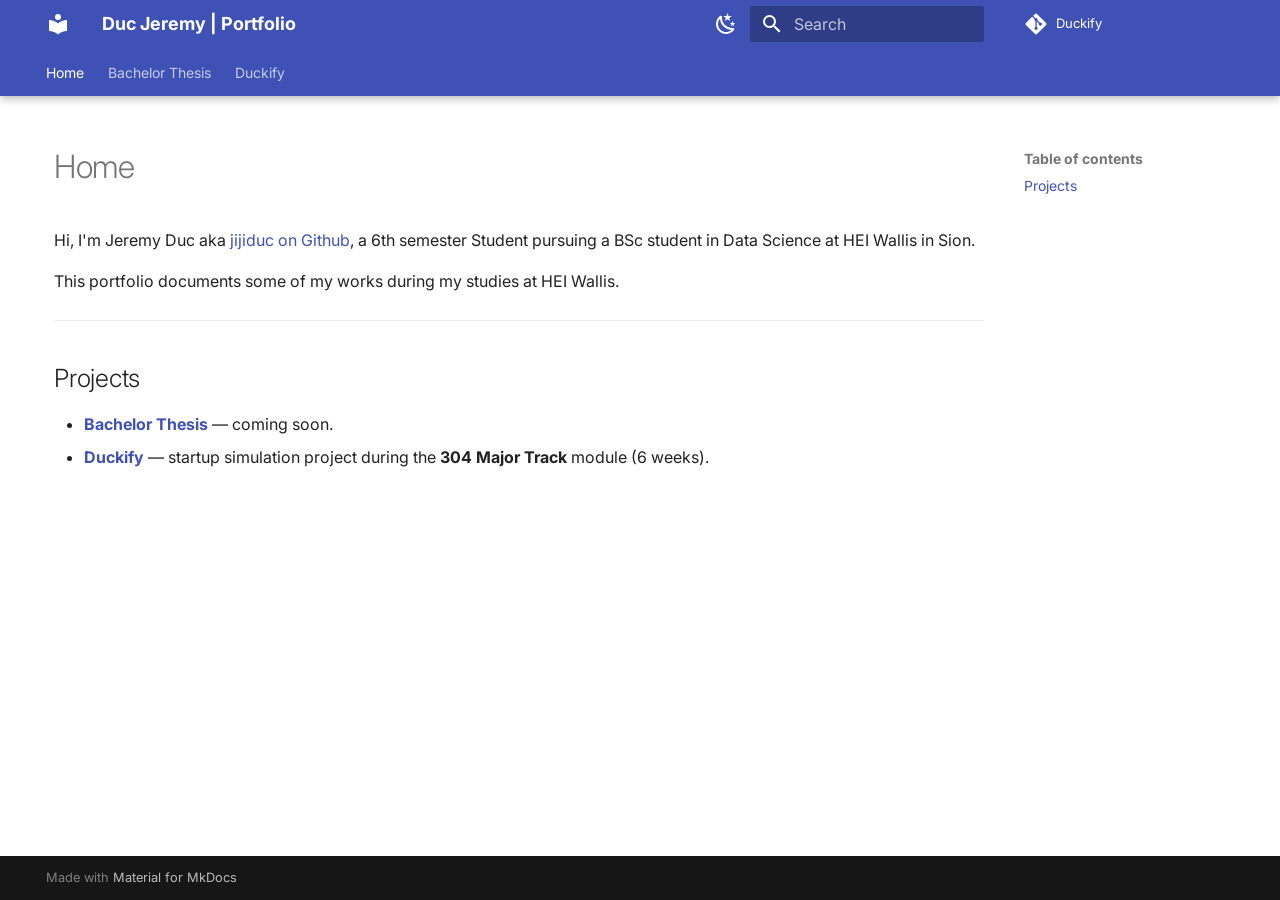
<file: index.html>
<!doctype html>
<html lang="en" class="no-js">
  <head>
    
      <meta charset="utf-8">
      <meta name="viewport" content="width=device-width,initial-scale=1">
      
      
      
      
      
        <link rel="next" href="bachelor/">
      
      
        
      
      
      <link rel="icon" href="assets/logo.png">
      <meta name="generator" content="mkdocs-1.6.1, mkdocs-material-9.7.6">
    
    
      
        <title>Duc Jeremy | Portfolio</title>
      
    
    
      <link rel="stylesheet" href="assets/stylesheets/main.484c7ddc.min.css">
      
        
        <link rel="stylesheet" href="assets/stylesheets/palette.ab4e12ef.min.css">
      
      


    
    
      
    
    
      
        
        
        <link rel="preconnect" href="https://fonts.gstatic.com" crossorigin>
        <link rel="stylesheet" href="https://fonts.googleapis.com/css?family=Inter:300,300i,400,400i,700,700i%7CRoboto+Mono:400,400i,700,700i&display=fallback">
        <style>:root{--md-text-font:"Inter";--md-code-font:"Roboto Mono"}</style>
      
    
    
      <link rel="stylesheet" href="stylesheets/extra.css">
    
    <script>__md_scope=new URL(".",location),__md_hash=e=>[...e].reduce(((e,_)=>(e<<5)-e+_.charCodeAt(0)),0),__md_get=(e,_=localStorage,t=__md_scope)=>JSON.parse(_.getItem(t.pathname+"."+e)),__md_set=(e,_,t=localStorage,a=__md_scope)=>{try{t.setItem(a.pathname+"."+e,JSON.stringify(_))}catch(e){}}</script>
    
      

    
    
  </head>
  
  
    
    
      
    
    
    
    
    <body dir="ltr" data-md-color-scheme="default" data-md-color-primary="indigo" data-md-color-accent="indigo">
  
    
    <input class="md-toggle" data-md-toggle="drawer" type="checkbox" id="__drawer" autocomplete="off">
    <input class="md-toggle" data-md-toggle="search" type="checkbox" id="__search" autocomplete="off">
    <label class="md-overlay" for="__drawer"></label>
    <div data-md-component="skip">
      
        
        <a href="#projects" class="md-skip">
          Skip to content
        </a>
      
    </div>
    <div data-md-component="announce">
      
    </div>
    
    
      

  

<header class="md-header md-header--shadow md-header--lifted" data-md-component="header">
  <nav class="md-header__inner md-grid" aria-label="Header">
    <a href="." title="Duc Jeremy | Portfolio" class="md-header__button md-logo" aria-label="Duc Jeremy | Portfolio" data-md-component="logo">
      
  
  <svg xmlns="http://www.w3.org/2000/svg" viewBox="0 0 24 24"><path d="M12 8a3 3 0 0 0 3-3 3 3 0 0 0-3-3 3 3 0 0 0-3 3 3 3 0 0 0 3 3m0 3.54C9.64 9.35 6.5 8 3 8v11c3.5 0 6.64 1.35 9 3.54 2.36-2.19 5.5-3.54 9-3.54V8c-3.5 0-6.64 1.35-9 3.54"/></svg>

    </a>
    <label class="md-header__button md-icon" for="__drawer">
      
      <svg xmlns="http://www.w3.org/2000/svg" viewBox="0 0 24 24"><path d="M3 6h18v2H3zm0 5h18v2H3zm0 5h18v2H3z"/></svg>
    </label>
    <div class="md-header__title" data-md-component="header-title">
      <div class="md-header__ellipsis">
        <div class="md-header__topic">
          <span class="md-ellipsis">
            Duc Jeremy | Portfolio
          </span>
        </div>
        <div class="md-header__topic" data-md-component="header-topic">
          <span class="md-ellipsis">
            
              Home
            
          </span>
        </div>
      </div>
    </div>
    
      
        <form class="md-header__option" data-md-component="palette">
  
    
    
    
    <input class="md-option" data-md-color-media="" data-md-color-scheme="default" data-md-color-primary="indigo" data-md-color-accent="indigo"  aria-label="Switch to dark mode"  type="radio" name="__palette" id="__palette_0">
    
      <label class="md-header__button md-icon" title="Switch to dark mode" for="__palette_1" hidden>
        <svg xmlns="http://www.w3.org/2000/svg" viewBox="0 0 24 24"><path d="m17.75 4.09-2.53 1.94.91 3.06-2.63-1.81-2.63 1.81.91-3.06-2.53-1.94L12.44 4l1.06-3 1.06 3zm3.5 6.91-1.64 1.25.59 1.98-1.7-1.17-1.7 1.17.59-1.98L15.75 11l2.06-.05L18.5 9l.69 1.95zm-2.28 4.95c.83-.08 1.72 1.1 1.19 1.85-.32.45-.66.87-1.08 1.27C15.17 23 8.84 23 4.94 19.07c-3.91-3.9-3.91-10.24 0-14.14.4-.4.82-.76 1.27-1.08.75-.53 1.93.36 1.85 1.19-.27 2.86.69 5.83 2.89 8.02a9.96 9.96 0 0 0 8.02 2.89m-1.64 2.02a12.08 12.08 0 0 1-7.8-3.47c-2.17-2.19-3.33-5-3.49-7.82-2.81 3.14-2.7 7.96.31 10.98 3.02 3.01 7.84 3.12 10.98.31"/></svg>
      </label>
    
  
    
    
    
    <input class="md-option" data-md-color-media="" data-md-color-scheme="slate" data-md-color-primary="indigo" data-md-color-accent="indigo"  aria-label="Switch to light mode"  type="radio" name="__palette" id="__palette_1">
    
      <label class="md-header__button md-icon" title="Switch to light mode" for="__palette_0" hidden>
        <svg xmlns="http://www.w3.org/2000/svg" viewBox="0 0 24 24"><path d="M12 7a5 5 0 0 1 5 5 5 5 0 0 1-5 5 5 5 0 0 1-5-5 5 5 0 0 1 5-5m0 2a3 3 0 0 0-3 3 3 3 0 0 0 3 3 3 3 0 0 0 3-3 3 3 0 0 0-3-3m0-7 2.39 3.42C13.65 5.15 12.84 5 12 5s-1.65.15-2.39.42zM3.34 7l4.16-.35A7.2 7.2 0 0 0 5.94 8.5c-.44.74-.69 1.5-.83 2.29zm.02 10 1.76-3.77a7.131 7.131 0 0 0 2.38 4.14zM20.65 7l-1.77 3.79a7.02 7.02 0 0 0-2.38-4.15zm-.01 10-4.14.36c.59-.51 1.12-1.14 1.54-1.86.42-.73.69-1.5.83-2.29zM12 22l-2.41-3.44c.74.27 1.55.44 2.41.44.82 0 1.63-.17 2.37-.44z"/></svg>
      </label>
    
  
</form>
      
    
    
      <script>var palette=__md_get("__palette");if(palette&&palette.color){if("(prefers-color-scheme)"===palette.color.media){var media=matchMedia("(prefers-color-scheme: light)"),input=document.querySelector(media.matches?"[data-md-color-media='(prefers-color-scheme: light)']":"[data-md-color-media='(prefers-color-scheme: dark)']");palette.color.media=input.getAttribute("data-md-color-media"),palette.color.scheme=input.getAttribute("data-md-color-scheme"),palette.color.primary=input.getAttribute("data-md-color-primary"),palette.color.accent=input.getAttribute("data-md-color-accent")}for(var[key,value]of Object.entries(palette.color))document.body.setAttribute("data-md-color-"+key,value)}</script>
    
    
    
      
      
        <label class="md-header__button md-icon" for="__search">
          
          <svg xmlns="http://www.w3.org/2000/svg" viewBox="0 0 24 24"><path d="M9.5 3A6.5 6.5 0 0 1 16 9.5c0 1.61-.59 3.09-1.56 4.23l.27.27h.79l5 5-1.5 1.5-5-5v-.79l-.27-.27A6.52 6.52 0 0 1 9.5 16 6.5 6.5 0 0 1 3 9.5 6.5 6.5 0 0 1 9.5 3m0 2C7 5 5 7 5 9.5S7 14 9.5 14 14 12 14 9.5 12 5 9.5 5"/></svg>
        </label>
        <div class="md-search" data-md-component="search" role="dialog">
  <label class="md-search__overlay" for="__search"></label>
  <div class="md-search__inner" role="search">
    <form class="md-search__form" name="search">
      <input type="text" class="md-search__input" name="query" aria-label="Search" placeholder="Search" autocapitalize="off" autocorrect="off" autocomplete="off" spellcheck="false" data-md-component="search-query" required>
      <label class="md-search__icon md-icon" for="__search">
        
        <svg xmlns="http://www.w3.org/2000/svg" viewBox="0 0 24 24"><path d="M9.5 3A6.5 6.5 0 0 1 16 9.5c0 1.61-.59 3.09-1.56 4.23l.27.27h.79l5 5-1.5 1.5-5-5v-.79l-.27-.27A6.52 6.52 0 0 1 9.5 16 6.5 6.5 0 0 1 3 9.5 6.5 6.5 0 0 1 9.5 3m0 2C7 5 5 7 5 9.5S7 14 9.5 14 14 12 14 9.5 12 5 9.5 5"/></svg>
        
        <svg xmlns="http://www.w3.org/2000/svg" viewBox="0 0 24 24"><path d="M20 11v2H8l5.5 5.5-1.42 1.42L4.16 12l7.92-7.92L13.5 5.5 8 11z"/></svg>
      </label>
      <nav class="md-search__options" aria-label="Search">
        
        <button type="reset" class="md-search__icon md-icon" title="Clear" aria-label="Clear" tabindex="-1">
          
          <svg xmlns="http://www.w3.org/2000/svg" viewBox="0 0 24 24"><path d="M19 6.41 17.59 5 12 10.59 6.41 5 5 6.41 10.59 12 5 17.59 6.41 19 12 13.41 17.59 19 19 17.59 13.41 12z"/></svg>
        </button>
      </nav>
      
    </form>
    <div class="md-search__output">
      <div class="md-search__scrollwrap" tabindex="0" data-md-scrollfix>
        <div class="md-search-result" data-md-component="search-result">
          <div class="md-search-result__meta">
            Initializing search
          </div>
          <ol class="md-search-result__list" role="presentation"></ol>
        </div>
      </div>
    </div>
  </div>
</div>
      
    
    
      <div class="md-header__source">
        <a href="https://github.com/Toys-R-Us-Rex/Duckify" title="Go to repository" class="md-source" data-md-component="source">
  <div class="md-source__icon md-icon">
    
    <svg xmlns="http://www.w3.org/2000/svg" viewBox="0 0 448 512"><!--! Font Awesome Free 7.1.0 by @fontawesome - https://fontawesome.com License - https://fontawesome.com/license/free (Icons: CC BY 4.0, Fonts: SIL OFL 1.1, Code: MIT License) Copyright 2025 Fonticons, Inc.--><path d="M439.6 236.1 244 40.5c-5.4-5.5-12.8-8.5-20.4-8.5s-15 3-20.4 8.4L162.5 81l51.5 51.5c27.1-9.1 52.7 16.8 43.4 43.7l49.7 49.7c34.2-11.8 61.2 31 35.5 56.7-26.5 26.5-70.2-2.9-56-37.3L240.3 199v121.9c25.3 12.5 22.3 41.8 9.1 55-6.4 6.4-15.2 10.1-24.3 10.1s-17.8-3.6-24.3-10.1c-17.6-17.6-11.1-46.9 11.2-56v-123c-20.8-8.5-24.6-30.7-18.6-45L142.6 101 8.5 235.1C3 240.6 0 247.9 0 255.5s3 15 8.5 20.4l195.6 195.7c5.4 5.4 12.7 8.4 20.4 8.4s15-3 20.4-8.4l194.7-194.7c5.4-5.4 8.4-12.8 8.4-20.4s-3-15-8.4-20.4"/></svg>
  </div>
  <div class="md-source__repository">
    Duckify
  </div>
</a>
      </div>
    
  </nav>
  
    
      
<nav class="md-tabs" aria-label="Tabs" data-md-component="tabs">
  <div class="md-grid">
    <ul class="md-tabs__list">
      
        
  
  
  
    
  
  
    <li class="md-tabs__item md-tabs__item--active">
      <a href="." class="md-tabs__link">
        
  
  
    
  
  Home

      </a>
    </li>
  

      
        
  
  
  
  
    
    
      <li class="md-tabs__item">
        <a href="bachelor/" class="md-tabs__link">
          
  
  
  Bachelor Thesis

        </a>
      </li>
    
  

      
        
  
  
  
  
    
    
      <li class="md-tabs__item">
        <a href="duckify/" class="md-tabs__link">
          
  
  
  Duckify

        </a>
      </li>
    
  

      
    </ul>
  </div>
</nav>
    
  
</header>
    
    <div class="md-container" data-md-component="container">
      
      
        
      
      <main class="md-main" data-md-component="main">
        <div class="md-main__inner md-grid">
          
            
              
              <div class="md-sidebar md-sidebar--primary" data-md-component="sidebar" data-md-type="navigation" >
                <div class="md-sidebar__scrollwrap">
                  <div class="md-sidebar__inner">
                    


  


<nav class="md-nav md-nav--primary md-nav--lifted" aria-label="Navigation" data-md-level="0">
  <label class="md-nav__title" for="__drawer">
    <a href="." title="Duc Jeremy | Portfolio" class="md-nav__button md-logo" aria-label="Duc Jeremy | Portfolio" data-md-component="logo">
      
  
  <svg xmlns="http://www.w3.org/2000/svg" viewBox="0 0 24 24"><path d="M12 8a3 3 0 0 0 3-3 3 3 0 0 0-3-3 3 3 0 0 0-3 3 3 3 0 0 0 3 3m0 3.54C9.64 9.35 6.5 8 3 8v11c3.5 0 6.64 1.35 9 3.54 2.36-2.19 5.5-3.54 9-3.54V8c-3.5 0-6.64 1.35-9 3.54"/></svg>

    </a>
    Duc Jeremy | Portfolio
  </label>
  
    <div class="md-nav__source">
      <a href="https://github.com/Toys-R-Us-Rex/Duckify" title="Go to repository" class="md-source" data-md-component="source">
  <div class="md-source__icon md-icon">
    
    <svg xmlns="http://www.w3.org/2000/svg" viewBox="0 0 448 512"><!--! Font Awesome Free 7.1.0 by @fontawesome - https://fontawesome.com License - https://fontawesome.com/license/free (Icons: CC BY 4.0, Fonts: SIL OFL 1.1, Code: MIT License) Copyright 2025 Fonticons, Inc.--><path d="M439.6 236.1 244 40.5c-5.4-5.5-12.8-8.5-20.4-8.5s-15 3-20.4 8.4L162.5 81l51.5 51.5c27.1-9.1 52.7 16.8 43.4 43.7l49.7 49.7c34.2-11.8 61.2 31 35.5 56.7-26.5 26.5-70.2-2.9-56-37.3L240.3 199v121.9c25.3 12.5 22.3 41.8 9.1 55-6.4 6.4-15.2 10.1-24.3 10.1s-17.8-3.6-24.3-10.1c-17.6-17.6-11.1-46.9 11.2-56v-123c-20.8-8.5-24.6-30.7-18.6-45L142.6 101 8.5 235.1C3 240.6 0 247.9 0 255.5s3 15 8.5 20.4l195.6 195.7c5.4 5.4 12.7 8.4 20.4 8.4s15-3 20.4-8.4l194.7-194.7c5.4-5.4 8.4-12.8 8.4-20.4s-3-15-8.4-20.4"/></svg>
  </div>
  <div class="md-source__repository">
    Duckify
  </div>
</a>
    </div>
  
  <ul class="md-nav__list" data-md-scrollfix>
    
      
      
  
  
    
  
  
  
    <li class="md-nav__item md-nav__item--active">
      
      <input class="md-nav__toggle md-toggle" type="checkbox" id="__toc">
      
      
      
        <label class="md-nav__link md-nav__link--active" for="__toc">
          
  
  
  <span class="md-ellipsis">
    
  
    Home
  

    
  </span>
  
  

          <span class="md-nav__icon md-icon"></span>
        </label>
      
      <a href="." class="md-nav__link md-nav__link--active">
        
  
  
  <span class="md-ellipsis">
    
  
    Home
  

    
  </span>
  
  

      </a>
      
        

<nav class="md-nav md-nav--secondary" aria-label="Table of contents">
  
  
  
  
    <label class="md-nav__title" for="__toc">
      <span class="md-nav__icon md-icon"></span>
      Table of contents
    </label>
    <ul class="md-nav__list" data-md-component="toc" data-md-scrollfix>
      
        <li class="md-nav__item">
  <a href="#projects" class="md-nav__link">
    <span class="md-ellipsis">
      
        Projects
      
    </span>
  </a>
  
</li>
      
    </ul>
  
</nav>
      
    </li>
  

    
      
      
  
  
  
  
    
    
    
    
      
      
        
      
    
    
    <li class="md-nav__item md-nav__item--nested">
      
        
        
        <input class="md-nav__toggle md-toggle " type="checkbox" id="__nav_2" >
        
          
          <label class="md-nav__link" for="__nav_2" id="__nav_2_label" tabindex="0">
            
  
  
  <span class="md-ellipsis">
    
  
    Bachelor Thesis
  

    
  </span>
  
  

            <span class="md-nav__icon md-icon"></span>
          </label>
        
        <nav class="md-nav" data-md-level="1" aria-labelledby="__nav_2_label" aria-expanded="false">
          <label class="md-nav__title" for="__nav_2">
            <span class="md-nav__icon md-icon"></span>
            
  
    Bachelor Thesis
  

          </label>
          <ul class="md-nav__list" data-md-scrollfix>
            
              
                
  
  
  
  
    <li class="md-nav__item">
      <a href="bachelor/" class="md-nav__link">
        
  
  
  <span class="md-ellipsis">
    
  
    Overview
  

    
  </span>
  
  

      </a>
    </li>
  

              
            
          </ul>
        </nav>
      
    </li>
  

    
      
      
  
  
  
  
    
    
    
    
      
      
        
      
    
    
    <li class="md-nav__item md-nav__item--nested">
      
        
        
        <input class="md-nav__toggle md-toggle " type="checkbox" id="__nav_3" >
        
          
          <label class="md-nav__link" for="__nav_3" id="__nav_3_label" tabindex="0">
            
  
  
  <span class="md-ellipsis">
    
  
    Duckify
  

    
  </span>
  
  

            <span class="md-nav__icon md-icon"></span>
          </label>
        
        <nav class="md-nav" data-md-level="1" aria-labelledby="__nav_3_label" aria-expanded="false">
          <label class="md-nav__title" for="__nav_3">
            <span class="md-nav__icon md-icon"></span>
            
  
    Duckify
  

          </label>
          <ul class="md-nav__list" data-md-scrollfix>
            
              
                
  
  
  
  
    <li class="md-nav__item">
      <a href="duckify/" class="md-nav__link">
        
  
  
  <span class="md-ellipsis">
    
  
    Overview
  

    
  </span>
  
  

      </a>
    </li>
  

              
            
              
                
  
  
  
  
    <li class="md-nav__item">
      <a href="duckify/competences/" class="md-nav__link">
        
  
  
  <span class="md-ellipsis">
    
  
    Compétences
  

    
  </span>
  
  

      </a>
    </li>
  

              
            
              
                
  
  
  
  
    
    
    
    
      
      
        
      
    
    
    <li class="md-nav__item md-nav__item--nested">
      
        
        
        <input class="md-nav__toggle md-toggle " type="checkbox" id="__nav_3_3" >
        
          
          <label class="md-nav__link" for="__nav_3_3" id="__nav_3_3_label" tabindex="0">
            
  
  
  <span class="md-ellipsis">
    
  
    Journal
  

    
  </span>
  
  

            <span class="md-nav__icon md-icon"></span>
          </label>
        
        <nav class="md-nav" data-md-level="2" aria-labelledby="__nav_3_3_label" aria-expanded="false">
          <label class="md-nav__title" for="__nav_3_3">
            <span class="md-nav__icon md-icon"></span>
            
  
    Journal
  

          </label>
          <ul class="md-nav__list" data-md-scrollfix>
            
              
                
  
  
  
  
    <li class="md-nav__item">
      <a href="duckify/journal/" class="md-nav__link">
        
  
  
  <span class="md-ellipsis">
    
  
    Overview
  

    
  </span>
  
  

      </a>
    </li>
  

              
            
              
                
  
  
  
  
    <li class="md-nav__item">
      <a href="duckify/journal/week1/" class="md-nav__link">
        
  
  
  <span class="md-ellipsis">
    
  
    Week 1
  

    
  </span>
  
  

      </a>
    </li>
  

              
            
              
                
  
  
  
  
    <li class="md-nav__item">
      <a href="duckify/journal/week2/" class="md-nav__link">
        
  
  
  <span class="md-ellipsis">
    
  
    Week 2
  

    
  </span>
  
  

      </a>
    </li>
  

              
            
              
                
  
  
  
  
    <li class="md-nav__item">
      <a href="duckify/journal/week3/" class="md-nav__link">
        
  
  
  <span class="md-ellipsis">
    
  
    Week 3
  

    
  </span>
  
  

      </a>
    </li>
  

              
            
              
                
  
  
  
  
    <li class="md-nav__item">
      <a href="duckify/journal/week4/" class="md-nav__link">
        
  
  
  <span class="md-ellipsis">
    
  
    Week 4
  

    
  </span>
  
  

      </a>
    </li>
  

              
            
              
                
  
  
  
  
    <li class="md-nav__item">
      <a href="duckify/journal/week5/" class="md-nav__link">
        
  
  
  <span class="md-ellipsis">
    
  
    Week 5
  

    
  </span>
  
  

      </a>
    </li>
  

              
            
              
                
  
  
  
  
    <li class="md-nav__item">
      <a href="duckify/journal/week6/" class="md-nav__link">
        
  
  
  <span class="md-ellipsis">
    
  
    Week 6
  

    
  </span>
  
  

      </a>
    </li>
  

              
            
          </ul>
        </nav>
      
    </li>
  

              
            
          </ul>
        </nav>
      
    </li>
  

    
  </ul>
</nav>
                  </div>
                </div>
              </div>
            
            
              
              <div class="md-sidebar md-sidebar--secondary" data-md-component="sidebar" data-md-type="toc" >
                <div class="md-sidebar__scrollwrap">
                  <div class="md-sidebar__inner">
                    

<nav class="md-nav md-nav--secondary" aria-label="Table of contents">
  
  
  
  
    <label class="md-nav__title" for="__toc">
      <span class="md-nav__icon md-icon"></span>
      Table of contents
    </label>
    <ul class="md-nav__list" data-md-component="toc" data-md-scrollfix>
      
        <li class="md-nav__item">
  <a href="#projects" class="md-nav__link">
    <span class="md-ellipsis">
      
        Projects
      
    </span>
  </a>
  
</li>
      
    </ul>
  
</nav>
                  </div>
                </div>
              </div>
            
          
          
            <div class="md-content" data-md-component="content">
              
              <article class="md-content__inner md-typeset">
                
                  


  
  


  <h1>Home</h1>

<p>Hi,
I'm Jeremy Duc aka <a href="https://github.com/jijiduc">jijiduc on Github</a>, a 6th semester Student pursuing a BSc student in Data Science at HEI Wallis in Sion.</p>
<p>This portfolio documents some of my works during my studies at HEI Wallis.</p>
<hr />
<h2 id="projects">Projects</h2>
<ul>
<li><strong><a href="bachelor/">Bachelor Thesis</a></strong> — coming soon.</li>
<li><strong><a href="duckify/">Duckify</a></strong> — startup simulation project during the <strong>304 Major Track</strong> module (6 weeks).</li>
</ul>












                
              </article>
            </div>
          
          
<script>var target=document.getElementById(location.hash.slice(1));target&&target.name&&(target.checked=target.name.startsWith("__tabbed_"))</script>
        </div>
        
          <button type="button" class="md-top md-icon" data-md-component="top" hidden>
  
  <svg xmlns="http://www.w3.org/2000/svg" viewBox="0 0 24 24"><path d="M13 20h-2V8l-5.5 5.5-1.42-1.42L12 4.16l7.92 7.92-1.42 1.42L13 8z"/></svg>
  Back to top
</button>
        
      </main>
      
        <footer class="md-footer">
  
  <div class="md-footer-meta md-typeset">
    <div class="md-footer-meta__inner md-grid">
      <div class="md-copyright">
  
  
    Made with
    <a href="https://squidfunk.github.io/mkdocs-material/" target="_blank" rel="noopener">
      Material for MkDocs
    </a>
  
</div>
      
    </div>
  </div>
</footer>
      
    </div>
    <div class="md-dialog" data-md-component="dialog">
      <div class="md-dialog__inner md-typeset"></div>
    </div>
    
    
    
      
      
      <script id="__config" type="application/json">{"annotate": null, "base": ".", "features": ["navigation.tabs", "navigation.tabs.sticky", "navigation.sections", "navigation.top", "toc.follow"], "search": "assets/javascripts/workers/search.2c215733.min.js", "tags": null, "translations": {"clipboard.copied": "Copied to clipboard", "clipboard.copy": "Copy to clipboard", "search.result.more.one": "1 more on this page", "search.result.more.other": "# more on this page", "search.result.none": "No matching documents", "search.result.one": "1 matching document", "search.result.other": "# matching documents", "search.result.placeholder": "Type to start searching", "search.result.term.missing": "Missing", "select.version": "Select version"}, "version": null}</script>
    
    
      <script src="assets/javascripts/bundle.79ae519e.min.js"></script>
      
    
  </body>
</html>
</file>
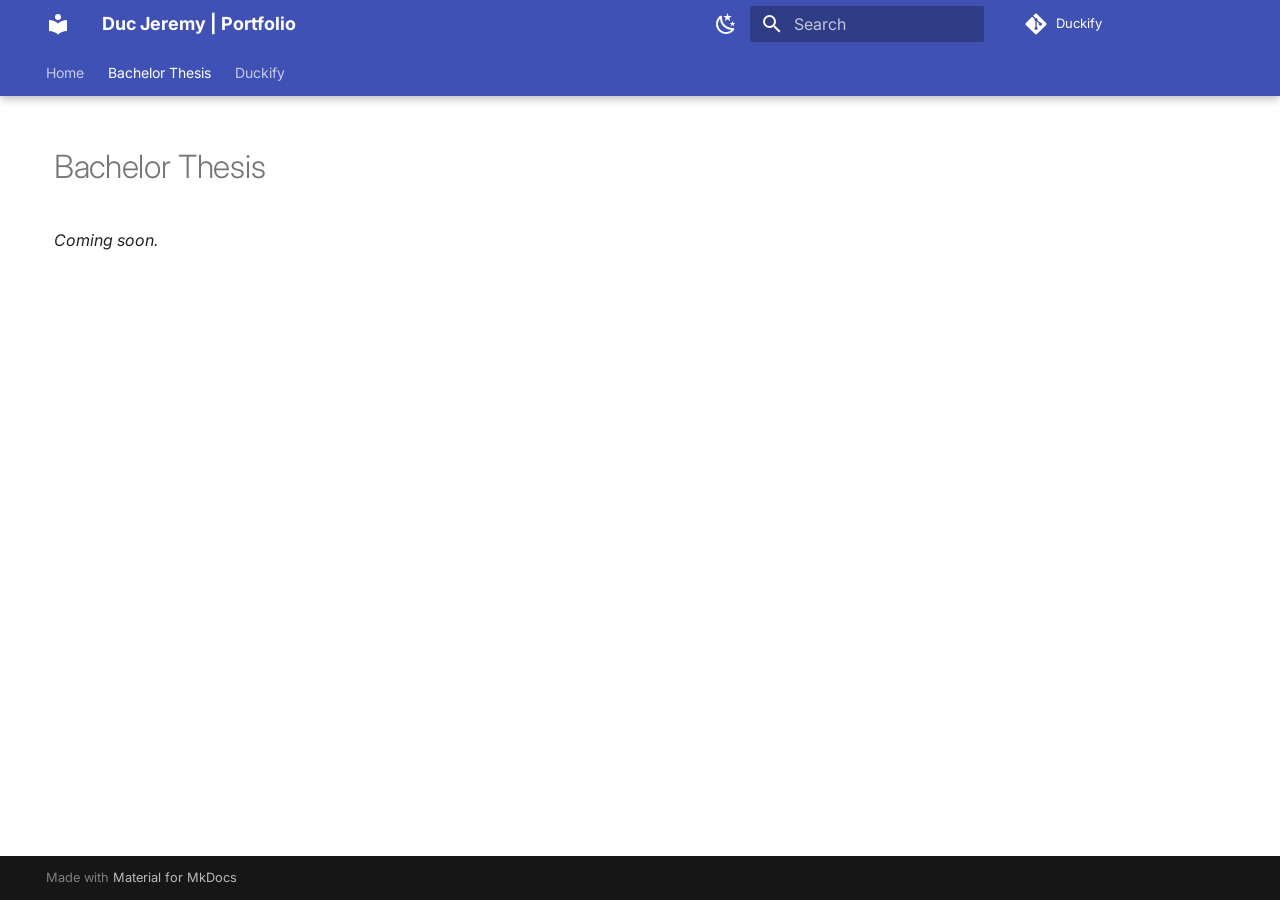
<file: bachelor/index.html>
<!doctype html>
<html lang="en" class="no-js">
  <head>
    
      <meta charset="utf-8">
      <meta name="viewport" content="width=device-width,initial-scale=1">
      
      
      
      
        <link rel="prev" href="..">
      
      
        <link rel="next" href="../duckify/">
      
      
        
      
      
      <link rel="icon" href="../assets/logo.png">
      <meta name="generator" content="mkdocs-1.6.1, mkdocs-material-9.7.6">
    
    
      
        <title>Overview - Duc Jeremy | Portfolio</title>
      
    
    
      <link rel="stylesheet" href="../assets/stylesheets/main.484c7ddc.min.css">
      
        
        <link rel="stylesheet" href="../assets/stylesheets/palette.ab4e12ef.min.css">
      
      


    
    
      
    
    
      
        
        
        <link rel="preconnect" href="https://fonts.gstatic.com" crossorigin>
        <link rel="stylesheet" href="https://fonts.googleapis.com/css?family=Inter:300,300i,400,400i,700,700i%7CRoboto+Mono:400,400i,700,700i&display=fallback">
        <style>:root{--md-text-font:"Inter";--md-code-font:"Roboto Mono"}</style>
      
    
    
      <link rel="stylesheet" href="../stylesheets/extra.css">
    
    <script>__md_scope=new URL("..",location),__md_hash=e=>[...e].reduce(((e,_)=>(e<<5)-e+_.charCodeAt(0)),0),__md_get=(e,_=localStorage,t=__md_scope)=>JSON.parse(_.getItem(t.pathname+"."+e)),__md_set=(e,_,t=localStorage,a=__md_scope)=>{try{t.setItem(a.pathname+"."+e,JSON.stringify(_))}catch(e){}}</script>
    
      

    
    
  </head>
  
  
    
    
      
    
    
    
    
    <body dir="ltr" data-md-color-scheme="default" data-md-color-primary="indigo" data-md-color-accent="indigo">
  
    
    <input class="md-toggle" data-md-toggle="drawer" type="checkbox" id="__drawer" autocomplete="off">
    <input class="md-toggle" data-md-toggle="search" type="checkbox" id="__search" autocomplete="off">
    <label class="md-overlay" for="__drawer"></label>
    <div data-md-component="skip">
      
        
        <a href="#bachelor-thesis" class="md-skip">
          Skip to content
        </a>
      
    </div>
    <div data-md-component="announce">
      
    </div>
    
    
      

  

<header class="md-header md-header--shadow md-header--lifted" data-md-component="header">
  <nav class="md-header__inner md-grid" aria-label="Header">
    <a href=".." title="Duc Jeremy | Portfolio" class="md-header__button md-logo" aria-label="Duc Jeremy | Portfolio" data-md-component="logo">
      
  
  <svg xmlns="http://www.w3.org/2000/svg" viewBox="0 0 24 24"><path d="M12 8a3 3 0 0 0 3-3 3 3 0 0 0-3-3 3 3 0 0 0-3 3 3 3 0 0 0 3 3m0 3.54C9.64 9.35 6.5 8 3 8v11c3.5 0 6.64 1.35 9 3.54 2.36-2.19 5.5-3.54 9-3.54V8c-3.5 0-6.64 1.35-9 3.54"/></svg>

    </a>
    <label class="md-header__button md-icon" for="__drawer">
      
      <svg xmlns="http://www.w3.org/2000/svg" viewBox="0 0 24 24"><path d="M3 6h18v2H3zm0 5h18v2H3zm0 5h18v2H3z"/></svg>
    </label>
    <div class="md-header__title" data-md-component="header-title">
      <div class="md-header__ellipsis">
        <div class="md-header__topic">
          <span class="md-ellipsis">
            Duc Jeremy | Portfolio
          </span>
        </div>
        <div class="md-header__topic" data-md-component="header-topic">
          <span class="md-ellipsis">
            
              Overview
            
          </span>
        </div>
      </div>
    </div>
    
      
        <form class="md-header__option" data-md-component="palette">
  
    
    
    
    <input class="md-option" data-md-color-media="" data-md-color-scheme="default" data-md-color-primary="indigo" data-md-color-accent="indigo"  aria-label="Switch to dark mode"  type="radio" name="__palette" id="__palette_0">
    
      <label class="md-header__button md-icon" title="Switch to dark mode" for="__palette_1" hidden>
        <svg xmlns="http://www.w3.org/2000/svg" viewBox="0 0 24 24"><path d="m17.75 4.09-2.53 1.94.91 3.06-2.63-1.81-2.63 1.81.91-3.06-2.53-1.94L12.44 4l1.06-3 1.06 3zm3.5 6.91-1.64 1.25.59 1.98-1.7-1.17-1.7 1.17.59-1.98L15.75 11l2.06-.05L18.5 9l.69 1.95zm-2.28 4.95c.83-.08 1.72 1.1 1.19 1.85-.32.45-.66.87-1.08 1.27C15.17 23 8.84 23 4.94 19.07c-3.91-3.9-3.91-10.24 0-14.14.4-.4.82-.76 1.27-1.08.75-.53 1.93.36 1.85 1.19-.27 2.86.69 5.83 2.89 8.02a9.96 9.96 0 0 0 8.02 2.89m-1.64 2.02a12.08 12.08 0 0 1-7.8-3.47c-2.17-2.19-3.33-5-3.49-7.82-2.81 3.14-2.7 7.96.31 10.98 3.02 3.01 7.84 3.12 10.98.31"/></svg>
      </label>
    
  
    
    
    
    <input class="md-option" data-md-color-media="" data-md-color-scheme="slate" data-md-color-primary="indigo" data-md-color-accent="indigo"  aria-label="Switch to light mode"  type="radio" name="__palette" id="__palette_1">
    
      <label class="md-header__button md-icon" title="Switch to light mode" for="__palette_0" hidden>
        <svg xmlns="http://www.w3.org/2000/svg" viewBox="0 0 24 24"><path d="M12 7a5 5 0 0 1 5 5 5 5 0 0 1-5 5 5 5 0 0 1-5-5 5 5 0 0 1 5-5m0 2a3 3 0 0 0-3 3 3 3 0 0 0 3 3 3 3 0 0 0 3-3 3 3 0 0 0-3-3m0-7 2.39 3.42C13.65 5.15 12.84 5 12 5s-1.65.15-2.39.42zM3.34 7l4.16-.35A7.2 7.2 0 0 0 5.94 8.5c-.44.74-.69 1.5-.83 2.29zm.02 10 1.76-3.77a7.131 7.131 0 0 0 2.38 4.14zM20.65 7l-1.77 3.79a7.02 7.02 0 0 0-2.38-4.15zm-.01 10-4.14.36c.59-.51 1.12-1.14 1.54-1.86.42-.73.69-1.5.83-2.29zM12 22l-2.41-3.44c.74.27 1.55.44 2.41.44.82 0 1.63-.17 2.37-.44z"/></svg>
      </label>
    
  
</form>
      
    
    
      <script>var palette=__md_get("__palette");if(palette&&palette.color){if("(prefers-color-scheme)"===palette.color.media){var media=matchMedia("(prefers-color-scheme: light)"),input=document.querySelector(media.matches?"[data-md-color-media='(prefers-color-scheme: light)']":"[data-md-color-media='(prefers-color-scheme: dark)']");palette.color.media=input.getAttribute("data-md-color-media"),palette.color.scheme=input.getAttribute("data-md-color-scheme"),palette.color.primary=input.getAttribute("data-md-color-primary"),palette.color.accent=input.getAttribute("data-md-color-accent")}for(var[key,value]of Object.entries(palette.color))document.body.setAttribute("data-md-color-"+key,value)}</script>
    
    
    
      
      
        <label class="md-header__button md-icon" for="__search">
          
          <svg xmlns="http://www.w3.org/2000/svg" viewBox="0 0 24 24"><path d="M9.5 3A6.5 6.5 0 0 1 16 9.5c0 1.61-.59 3.09-1.56 4.23l.27.27h.79l5 5-1.5 1.5-5-5v-.79l-.27-.27A6.52 6.52 0 0 1 9.5 16 6.5 6.5 0 0 1 3 9.5 6.5 6.5 0 0 1 9.5 3m0 2C7 5 5 7 5 9.5S7 14 9.5 14 14 12 14 9.5 12 5 9.5 5"/></svg>
        </label>
        <div class="md-search" data-md-component="search" role="dialog">
  <label class="md-search__overlay" for="__search"></label>
  <div class="md-search__inner" role="search">
    <form class="md-search__form" name="search">
      <input type="text" class="md-search__input" name="query" aria-label="Search" placeholder="Search" autocapitalize="off" autocorrect="off" autocomplete="off" spellcheck="false" data-md-component="search-query" required>
      <label class="md-search__icon md-icon" for="__search">
        
        <svg xmlns="http://www.w3.org/2000/svg" viewBox="0 0 24 24"><path d="M9.5 3A6.5 6.5 0 0 1 16 9.5c0 1.61-.59 3.09-1.56 4.23l.27.27h.79l5 5-1.5 1.5-5-5v-.79l-.27-.27A6.52 6.52 0 0 1 9.5 16 6.5 6.5 0 0 1 3 9.5 6.5 6.5 0 0 1 9.5 3m0 2C7 5 5 7 5 9.5S7 14 9.5 14 14 12 14 9.5 12 5 9.5 5"/></svg>
        
        <svg xmlns="http://www.w3.org/2000/svg" viewBox="0 0 24 24"><path d="M20 11v2H8l5.5 5.5-1.42 1.42L4.16 12l7.92-7.92L13.5 5.5 8 11z"/></svg>
      </label>
      <nav class="md-search__options" aria-label="Search">
        
        <button type="reset" class="md-search__icon md-icon" title="Clear" aria-label="Clear" tabindex="-1">
          
          <svg xmlns="http://www.w3.org/2000/svg" viewBox="0 0 24 24"><path d="M19 6.41 17.59 5 12 10.59 6.41 5 5 6.41 10.59 12 5 17.59 6.41 19 12 13.41 17.59 19 19 17.59 13.41 12z"/></svg>
        </button>
      </nav>
      
    </form>
    <div class="md-search__output">
      <div class="md-search__scrollwrap" tabindex="0" data-md-scrollfix>
        <div class="md-search-result" data-md-component="search-result">
          <div class="md-search-result__meta">
            Initializing search
          </div>
          <ol class="md-search-result__list" role="presentation"></ol>
        </div>
      </div>
    </div>
  </div>
</div>
      
    
    
      <div class="md-header__source">
        <a href="https://github.com/Toys-R-Us-Rex/Duckify" title="Go to repository" class="md-source" data-md-component="source">
  <div class="md-source__icon md-icon">
    
    <svg xmlns="http://www.w3.org/2000/svg" viewBox="0 0 448 512"><!--! Font Awesome Free 7.1.0 by @fontawesome - https://fontawesome.com License - https://fontawesome.com/license/free (Icons: CC BY 4.0, Fonts: SIL OFL 1.1, Code: MIT License) Copyright 2025 Fonticons, Inc.--><path d="M439.6 236.1 244 40.5c-5.4-5.5-12.8-8.5-20.4-8.5s-15 3-20.4 8.4L162.5 81l51.5 51.5c27.1-9.1 52.7 16.8 43.4 43.7l49.7 49.7c34.2-11.8 61.2 31 35.5 56.7-26.5 26.5-70.2-2.9-56-37.3L240.3 199v121.9c25.3 12.5 22.3 41.8 9.1 55-6.4 6.4-15.2 10.1-24.3 10.1s-17.8-3.6-24.3-10.1c-17.6-17.6-11.1-46.9 11.2-56v-123c-20.8-8.5-24.6-30.7-18.6-45L142.6 101 8.5 235.1C3 240.6 0 247.9 0 255.5s3 15 8.5 20.4l195.6 195.7c5.4 5.4 12.7 8.4 20.4 8.4s15-3 20.4-8.4l194.7-194.7c5.4-5.4 8.4-12.8 8.4-20.4s-3-15-8.4-20.4"/></svg>
  </div>
  <div class="md-source__repository">
    Duckify
  </div>
</a>
      </div>
    
  </nav>
  
    
      
<nav class="md-tabs" aria-label="Tabs" data-md-component="tabs">
  <div class="md-grid">
    <ul class="md-tabs__list">
      
        
  
  
  
  
    <li class="md-tabs__item">
      <a href=".." class="md-tabs__link">
        
  
  
    
  
  Home

      </a>
    </li>
  

      
        
  
  
  
    
  
  
    
    
      <li class="md-tabs__item md-tabs__item--active">
        <a href="./" class="md-tabs__link">
          
  
  
  Bachelor Thesis

        </a>
      </li>
    
  

      
        
  
  
  
  
    
    
      <li class="md-tabs__item">
        <a href="../duckify/" class="md-tabs__link">
          
  
  
  Duckify

        </a>
      </li>
    
  

      
    </ul>
  </div>
</nav>
    
  
</header>
    
    <div class="md-container" data-md-component="container">
      
      
        
      
      <main class="md-main" data-md-component="main">
        <div class="md-main__inner md-grid">
          
            
              
              <div class="md-sidebar md-sidebar--primary" data-md-component="sidebar" data-md-type="navigation" >
                <div class="md-sidebar__scrollwrap">
                  <div class="md-sidebar__inner">
                    


  


<nav class="md-nav md-nav--primary md-nav--lifted" aria-label="Navigation" data-md-level="0">
  <label class="md-nav__title" for="__drawer">
    <a href=".." title="Duc Jeremy | Portfolio" class="md-nav__button md-logo" aria-label="Duc Jeremy | Portfolio" data-md-component="logo">
      
  
  <svg xmlns="http://www.w3.org/2000/svg" viewBox="0 0 24 24"><path d="M12 8a3 3 0 0 0 3-3 3 3 0 0 0-3-3 3 3 0 0 0-3 3 3 3 0 0 0 3 3m0 3.54C9.64 9.35 6.5 8 3 8v11c3.5 0 6.64 1.35 9 3.54 2.36-2.19 5.5-3.54 9-3.54V8c-3.5 0-6.64 1.35-9 3.54"/></svg>

    </a>
    Duc Jeremy | Portfolio
  </label>
  
    <div class="md-nav__source">
      <a href="https://github.com/Toys-R-Us-Rex/Duckify" title="Go to repository" class="md-source" data-md-component="source">
  <div class="md-source__icon md-icon">
    
    <svg xmlns="http://www.w3.org/2000/svg" viewBox="0 0 448 512"><!--! Font Awesome Free 7.1.0 by @fontawesome - https://fontawesome.com License - https://fontawesome.com/license/free (Icons: CC BY 4.0, Fonts: SIL OFL 1.1, Code: MIT License) Copyright 2025 Fonticons, Inc.--><path d="M439.6 236.1 244 40.5c-5.4-5.5-12.8-8.5-20.4-8.5s-15 3-20.4 8.4L162.5 81l51.5 51.5c27.1-9.1 52.7 16.8 43.4 43.7l49.7 49.7c34.2-11.8 61.2 31 35.5 56.7-26.5 26.5-70.2-2.9-56-37.3L240.3 199v121.9c25.3 12.5 22.3 41.8 9.1 55-6.4 6.4-15.2 10.1-24.3 10.1s-17.8-3.6-24.3-10.1c-17.6-17.6-11.1-46.9 11.2-56v-123c-20.8-8.5-24.6-30.7-18.6-45L142.6 101 8.5 235.1C3 240.6 0 247.9 0 255.5s3 15 8.5 20.4l195.6 195.7c5.4 5.4 12.7 8.4 20.4 8.4s15-3 20.4-8.4l194.7-194.7c5.4-5.4 8.4-12.8 8.4-20.4s-3-15-8.4-20.4"/></svg>
  </div>
  <div class="md-source__repository">
    Duckify
  </div>
</a>
    </div>
  
  <ul class="md-nav__list" data-md-scrollfix>
    
      
      
  
  
  
  
    <li class="md-nav__item">
      <a href=".." class="md-nav__link">
        
  
  
  <span class="md-ellipsis">
    
  
    Home
  

    
  </span>
  
  

      </a>
    </li>
  

    
      
      
  
  
    
  
  
  
    
    
    
    
      
        
        
      
      
        
      
    
    
    <li class="md-nav__item md-nav__item--active md-nav__item--section md-nav__item--nested">
      
        
        
        <input class="md-nav__toggle md-toggle " type="checkbox" id="__nav_2" checked>
        
          
          <label class="md-nav__link" for="__nav_2" id="__nav_2_label" tabindex="">
            
  
  
  <span class="md-ellipsis">
    
  
    Bachelor Thesis
  

    
  </span>
  
  

            <span class="md-nav__icon md-icon"></span>
          </label>
        
        <nav class="md-nav" data-md-level="1" aria-labelledby="__nav_2_label" aria-expanded="true">
          <label class="md-nav__title" for="__nav_2">
            <span class="md-nav__icon md-icon"></span>
            
  
    Bachelor Thesis
  

          </label>
          <ul class="md-nav__list" data-md-scrollfix>
            
              
                
  
  
    
  
  
  
    <li class="md-nav__item md-nav__item--active">
      
      <input class="md-nav__toggle md-toggle" type="checkbox" id="__toc">
      
      
        
      
      
      <a href="./" class="md-nav__link md-nav__link--active">
        
  
  
  <span class="md-ellipsis">
    
  
    Overview
  

    
  </span>
  
  

      </a>
      
    </li>
  

              
            
          </ul>
        </nav>
      
    </li>
  

    
      
      
  
  
  
  
    
    
    
    
      
      
        
      
    
    
    <li class="md-nav__item md-nav__item--nested">
      
        
        
        <input class="md-nav__toggle md-toggle " type="checkbox" id="__nav_3" >
        
          
          <label class="md-nav__link" for="__nav_3" id="__nav_3_label" tabindex="0">
            
  
  
  <span class="md-ellipsis">
    
  
    Duckify
  

    
  </span>
  
  

            <span class="md-nav__icon md-icon"></span>
          </label>
        
        <nav class="md-nav" data-md-level="1" aria-labelledby="__nav_3_label" aria-expanded="false">
          <label class="md-nav__title" for="__nav_3">
            <span class="md-nav__icon md-icon"></span>
            
  
    Duckify
  

          </label>
          <ul class="md-nav__list" data-md-scrollfix>
            
              
                
  
  
  
  
    <li class="md-nav__item">
      <a href="../duckify/" class="md-nav__link">
        
  
  
  <span class="md-ellipsis">
    
  
    Overview
  

    
  </span>
  
  

      </a>
    </li>
  

              
            
              
                
  
  
  
  
    <li class="md-nav__item">
      <a href="../duckify/competences/" class="md-nav__link">
        
  
  
  <span class="md-ellipsis">
    
  
    Compétences
  

    
  </span>
  
  

      </a>
    </li>
  

              
            
              
                
  
  
  
  
    
    
    
    
      
      
        
      
    
    
    <li class="md-nav__item md-nav__item--nested">
      
        
        
        <input class="md-nav__toggle md-toggle " type="checkbox" id="__nav_3_3" >
        
          
          <label class="md-nav__link" for="__nav_3_3" id="__nav_3_3_label" tabindex="0">
            
  
  
  <span class="md-ellipsis">
    
  
    Journal
  

    
  </span>
  
  

            <span class="md-nav__icon md-icon"></span>
          </label>
        
        <nav class="md-nav" data-md-level="2" aria-labelledby="__nav_3_3_label" aria-expanded="false">
          <label class="md-nav__title" for="__nav_3_3">
            <span class="md-nav__icon md-icon"></span>
            
  
    Journal
  

          </label>
          <ul class="md-nav__list" data-md-scrollfix>
            
              
                
  
  
  
  
    <li class="md-nav__item">
      <a href="../duckify/journal/" class="md-nav__link">
        
  
  
  <span class="md-ellipsis">
    
  
    Overview
  

    
  </span>
  
  

      </a>
    </li>
  

              
            
              
                
  
  
  
  
    <li class="md-nav__item">
      <a href="../duckify/journal/week1/" class="md-nav__link">
        
  
  
  <span class="md-ellipsis">
    
  
    Week 1
  

    
  </span>
  
  

      </a>
    </li>
  

              
            
              
                
  
  
  
  
    <li class="md-nav__item">
      <a href="../duckify/journal/week2/" class="md-nav__link">
        
  
  
  <span class="md-ellipsis">
    
  
    Week 2
  

    
  </span>
  
  

      </a>
    </li>
  

              
            
              
                
  
  
  
  
    <li class="md-nav__item">
      <a href="../duckify/journal/week3/" class="md-nav__link">
        
  
  
  <span class="md-ellipsis">
    
  
    Week 3
  

    
  </span>
  
  

      </a>
    </li>
  

              
            
              
                
  
  
  
  
    <li class="md-nav__item">
      <a href="../duckify/journal/week4/" class="md-nav__link">
        
  
  
  <span class="md-ellipsis">
    
  
    Week 4
  

    
  </span>
  
  

      </a>
    </li>
  

              
            
              
                
  
  
  
  
    <li class="md-nav__item">
      <a href="../duckify/journal/week5/" class="md-nav__link">
        
  
  
  <span class="md-ellipsis">
    
  
    Week 5
  

    
  </span>
  
  

      </a>
    </li>
  

              
            
              
                
  
  
  
  
    <li class="md-nav__item">
      <a href="../duckify/journal/week6/" class="md-nav__link">
        
  
  
  <span class="md-ellipsis">
    
  
    Week 6
  

    
  </span>
  
  

      </a>
    </li>
  

              
            
          </ul>
        </nav>
      
    </li>
  

              
            
          </ul>
        </nav>
      
    </li>
  

    
  </ul>
</nav>
                  </div>
                </div>
              </div>
            
            
              
              <div class="md-sidebar md-sidebar--secondary" data-md-component="sidebar" data-md-type="toc" >
                <div class="md-sidebar__scrollwrap">
                  <div class="md-sidebar__inner">
                    

<nav class="md-nav md-nav--secondary" aria-label="Table of contents">
  
  
  
    
  
  
</nav>
                  </div>
                </div>
              </div>
            
          
          
            <div class="md-content" data-md-component="content">
              
              <article class="md-content__inner md-typeset">
                
                  


  
  


<h1 id="bachelor-thesis">Bachelor Thesis</h1>
<p><em>Coming soon.</em></p>












                
              </article>
            </div>
          
          
<script>var target=document.getElementById(location.hash.slice(1));target&&target.name&&(target.checked=target.name.startsWith("__tabbed_"))</script>
        </div>
        
          <button type="button" class="md-top md-icon" data-md-component="top" hidden>
  
  <svg xmlns="http://www.w3.org/2000/svg" viewBox="0 0 24 24"><path d="M13 20h-2V8l-5.5 5.5-1.42-1.42L12 4.16l7.92 7.92-1.42 1.42L13 8z"/></svg>
  Back to top
</button>
        
      </main>
      
        <footer class="md-footer">
  
  <div class="md-footer-meta md-typeset">
    <div class="md-footer-meta__inner md-grid">
      <div class="md-copyright">
  
  
    Made with
    <a href="https://squidfunk.github.io/mkdocs-material/" target="_blank" rel="noopener">
      Material for MkDocs
    </a>
  
</div>
      
    </div>
  </div>
</footer>
      
    </div>
    <div class="md-dialog" data-md-component="dialog">
      <div class="md-dialog__inner md-typeset"></div>
    </div>
    
    
    
      
      
      <script id="__config" type="application/json">{"annotate": null, "base": "..", "features": ["navigation.tabs", "navigation.tabs.sticky", "navigation.sections", "navigation.top", "toc.follow"], "search": "../assets/javascripts/workers/search.2c215733.min.js", "tags": null, "translations": {"clipboard.copied": "Copied to clipboard", "clipboard.copy": "Copy to clipboard", "search.result.more.one": "1 more on this page", "search.result.more.other": "# more on this page", "search.result.none": "No matching documents", "search.result.one": "1 matching document", "search.result.other": "# matching documents", "search.result.placeholder": "Type to start searching", "search.result.term.missing": "Missing", "select.version": "Select version"}, "version": null}</script>
    
    
      <script src="../assets/javascripts/bundle.79ae519e.min.js"></script>
      
    
  </body>
</html>
</file>
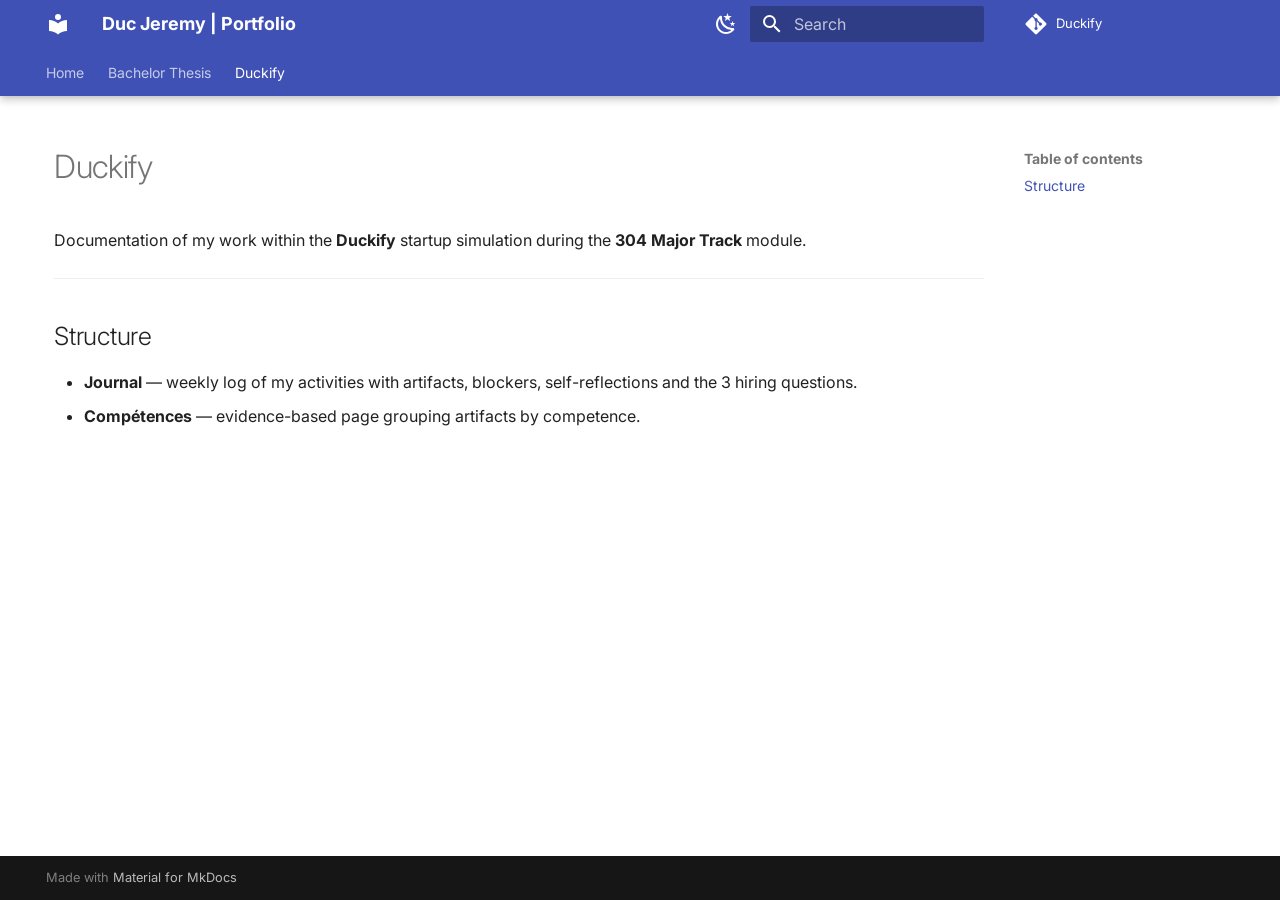
<file: duckify/index.html>
<!doctype html>
<html lang="en" class="no-js">
  <head>
    
      <meta charset="utf-8">
      <meta name="viewport" content="width=device-width,initial-scale=1">
      
      
      
      
        <link rel="prev" href="../bachelor/">
      
      
        <link rel="next" href="competences/">
      
      
        
      
      
      <link rel="icon" href="../assets/logo.png">
      <meta name="generator" content="mkdocs-1.6.1, mkdocs-material-9.7.6">
    
    
      
        <title>Overview - Duc Jeremy | Portfolio</title>
      
    
    
      <link rel="stylesheet" href="../assets/stylesheets/main.484c7ddc.min.css">
      
        
        <link rel="stylesheet" href="../assets/stylesheets/palette.ab4e12ef.min.css">
      
      


    
    
      
    
    
      
        
        
        <link rel="preconnect" href="https://fonts.gstatic.com" crossorigin>
        <link rel="stylesheet" href="https://fonts.googleapis.com/css?family=Inter:300,300i,400,400i,700,700i%7CRoboto+Mono:400,400i,700,700i&display=fallback">
        <style>:root{--md-text-font:"Inter";--md-code-font:"Roboto Mono"}</style>
      
    
    
      <link rel="stylesheet" href="../stylesheets/extra.css">
    
    <script>__md_scope=new URL("..",location),__md_hash=e=>[...e].reduce(((e,_)=>(e<<5)-e+_.charCodeAt(0)),0),__md_get=(e,_=localStorage,t=__md_scope)=>JSON.parse(_.getItem(t.pathname+"."+e)),__md_set=(e,_,t=localStorage,a=__md_scope)=>{try{t.setItem(a.pathname+"."+e,JSON.stringify(_))}catch(e){}}</script>
    
      

    
    
  </head>
  
  
    
    
      
    
    
    
    
    <body dir="ltr" data-md-color-scheme="default" data-md-color-primary="indigo" data-md-color-accent="indigo">
  
    
    <input class="md-toggle" data-md-toggle="drawer" type="checkbox" id="__drawer" autocomplete="off">
    <input class="md-toggle" data-md-toggle="search" type="checkbox" id="__search" autocomplete="off">
    <label class="md-overlay" for="__drawer"></label>
    <div data-md-component="skip">
      
        
        <a href="#duckify" class="md-skip">
          Skip to content
        </a>
      
    </div>
    <div data-md-component="announce">
      
    </div>
    
    
      

  

<header class="md-header md-header--shadow md-header--lifted" data-md-component="header">
  <nav class="md-header__inner md-grid" aria-label="Header">
    <a href=".." title="Duc Jeremy | Portfolio" class="md-header__button md-logo" aria-label="Duc Jeremy | Portfolio" data-md-component="logo">
      
  
  <svg xmlns="http://www.w3.org/2000/svg" viewBox="0 0 24 24"><path d="M12 8a3 3 0 0 0 3-3 3 3 0 0 0-3-3 3 3 0 0 0-3 3 3 3 0 0 0 3 3m0 3.54C9.64 9.35 6.5 8 3 8v11c3.5 0 6.64 1.35 9 3.54 2.36-2.19 5.5-3.54 9-3.54V8c-3.5 0-6.64 1.35-9 3.54"/></svg>

    </a>
    <label class="md-header__button md-icon" for="__drawer">
      
      <svg xmlns="http://www.w3.org/2000/svg" viewBox="0 0 24 24"><path d="M3 6h18v2H3zm0 5h18v2H3zm0 5h18v2H3z"/></svg>
    </label>
    <div class="md-header__title" data-md-component="header-title">
      <div class="md-header__ellipsis">
        <div class="md-header__topic">
          <span class="md-ellipsis">
            Duc Jeremy | Portfolio
          </span>
        </div>
        <div class="md-header__topic" data-md-component="header-topic">
          <span class="md-ellipsis">
            
              Overview
            
          </span>
        </div>
      </div>
    </div>
    
      
        <form class="md-header__option" data-md-component="palette">
  
    
    
    
    <input class="md-option" data-md-color-media="" data-md-color-scheme="default" data-md-color-primary="indigo" data-md-color-accent="indigo"  aria-label="Switch to dark mode"  type="radio" name="__palette" id="__palette_0">
    
      <label class="md-header__button md-icon" title="Switch to dark mode" for="__palette_1" hidden>
        <svg xmlns="http://www.w3.org/2000/svg" viewBox="0 0 24 24"><path d="m17.75 4.09-2.53 1.94.91 3.06-2.63-1.81-2.63 1.81.91-3.06-2.53-1.94L12.44 4l1.06-3 1.06 3zm3.5 6.91-1.64 1.25.59 1.98-1.7-1.17-1.7 1.17.59-1.98L15.75 11l2.06-.05L18.5 9l.69 1.95zm-2.28 4.95c.83-.08 1.72 1.1 1.19 1.85-.32.45-.66.87-1.08 1.27C15.17 23 8.84 23 4.94 19.07c-3.91-3.9-3.91-10.24 0-14.14.4-.4.82-.76 1.27-1.08.75-.53 1.93.36 1.85 1.19-.27 2.86.69 5.83 2.89 8.02a9.96 9.96 0 0 0 8.02 2.89m-1.64 2.02a12.08 12.08 0 0 1-7.8-3.47c-2.17-2.19-3.33-5-3.49-7.82-2.81 3.14-2.7 7.96.31 10.98 3.02 3.01 7.84 3.12 10.98.31"/></svg>
      </label>
    
  
    
    
    
    <input class="md-option" data-md-color-media="" data-md-color-scheme="slate" data-md-color-primary="indigo" data-md-color-accent="indigo"  aria-label="Switch to light mode"  type="radio" name="__palette" id="__palette_1">
    
      <label class="md-header__button md-icon" title="Switch to light mode" for="__palette_0" hidden>
        <svg xmlns="http://www.w3.org/2000/svg" viewBox="0 0 24 24"><path d="M12 7a5 5 0 0 1 5 5 5 5 0 0 1-5 5 5 5 0 0 1-5-5 5 5 0 0 1 5-5m0 2a3 3 0 0 0-3 3 3 3 0 0 0 3 3 3 3 0 0 0 3-3 3 3 0 0 0-3-3m0-7 2.39 3.42C13.65 5.15 12.84 5 12 5s-1.65.15-2.39.42zM3.34 7l4.16-.35A7.2 7.2 0 0 0 5.94 8.5c-.44.74-.69 1.5-.83 2.29zm.02 10 1.76-3.77a7.131 7.131 0 0 0 2.38 4.14zM20.65 7l-1.77 3.79a7.02 7.02 0 0 0-2.38-4.15zm-.01 10-4.14.36c.59-.51 1.12-1.14 1.54-1.86.42-.73.69-1.5.83-2.29zM12 22l-2.41-3.44c.74.27 1.55.44 2.41.44.82 0 1.63-.17 2.37-.44z"/></svg>
      </label>
    
  
</form>
      
    
    
      <script>var palette=__md_get("__palette");if(palette&&palette.color){if("(prefers-color-scheme)"===palette.color.media){var media=matchMedia("(prefers-color-scheme: light)"),input=document.querySelector(media.matches?"[data-md-color-media='(prefers-color-scheme: light)']":"[data-md-color-media='(prefers-color-scheme: dark)']");palette.color.media=input.getAttribute("data-md-color-media"),palette.color.scheme=input.getAttribute("data-md-color-scheme"),palette.color.primary=input.getAttribute("data-md-color-primary"),palette.color.accent=input.getAttribute("data-md-color-accent")}for(var[key,value]of Object.entries(palette.color))document.body.setAttribute("data-md-color-"+key,value)}</script>
    
    
    
      
      
        <label class="md-header__button md-icon" for="__search">
          
          <svg xmlns="http://www.w3.org/2000/svg" viewBox="0 0 24 24"><path d="M9.5 3A6.5 6.5 0 0 1 16 9.5c0 1.61-.59 3.09-1.56 4.23l.27.27h.79l5 5-1.5 1.5-5-5v-.79l-.27-.27A6.52 6.52 0 0 1 9.5 16 6.5 6.5 0 0 1 3 9.5 6.5 6.5 0 0 1 9.5 3m0 2C7 5 5 7 5 9.5S7 14 9.5 14 14 12 14 9.5 12 5 9.5 5"/></svg>
        </label>
        <div class="md-search" data-md-component="search" role="dialog">
  <label class="md-search__overlay" for="__search"></label>
  <div class="md-search__inner" role="search">
    <form class="md-search__form" name="search">
      <input type="text" class="md-search__input" name="query" aria-label="Search" placeholder="Search" autocapitalize="off" autocorrect="off" autocomplete="off" spellcheck="false" data-md-component="search-query" required>
      <label class="md-search__icon md-icon" for="__search">
        
        <svg xmlns="http://www.w3.org/2000/svg" viewBox="0 0 24 24"><path d="M9.5 3A6.5 6.5 0 0 1 16 9.5c0 1.61-.59 3.09-1.56 4.23l.27.27h.79l5 5-1.5 1.5-5-5v-.79l-.27-.27A6.52 6.52 0 0 1 9.5 16 6.5 6.5 0 0 1 3 9.5 6.5 6.5 0 0 1 9.5 3m0 2C7 5 5 7 5 9.5S7 14 9.5 14 14 12 14 9.5 12 5 9.5 5"/></svg>
        
        <svg xmlns="http://www.w3.org/2000/svg" viewBox="0 0 24 24"><path d="M20 11v2H8l5.5 5.5-1.42 1.42L4.16 12l7.92-7.92L13.5 5.5 8 11z"/></svg>
      </label>
      <nav class="md-search__options" aria-label="Search">
        
        <button type="reset" class="md-search__icon md-icon" title="Clear" aria-label="Clear" tabindex="-1">
          
          <svg xmlns="http://www.w3.org/2000/svg" viewBox="0 0 24 24"><path d="M19 6.41 17.59 5 12 10.59 6.41 5 5 6.41 10.59 12 5 17.59 6.41 19 12 13.41 17.59 19 19 17.59 13.41 12z"/></svg>
        </button>
      </nav>
      
    </form>
    <div class="md-search__output">
      <div class="md-search__scrollwrap" tabindex="0" data-md-scrollfix>
        <div class="md-search-result" data-md-component="search-result">
          <div class="md-search-result__meta">
            Initializing search
          </div>
          <ol class="md-search-result__list" role="presentation"></ol>
        </div>
      </div>
    </div>
  </div>
</div>
      
    
    
      <div class="md-header__source">
        <a href="https://github.com/Toys-R-Us-Rex/Duckify" title="Go to repository" class="md-source" data-md-component="source">
  <div class="md-source__icon md-icon">
    
    <svg xmlns="http://www.w3.org/2000/svg" viewBox="0 0 448 512"><!--! Font Awesome Free 7.1.0 by @fontawesome - https://fontawesome.com License - https://fontawesome.com/license/free (Icons: CC BY 4.0, Fonts: SIL OFL 1.1, Code: MIT License) Copyright 2025 Fonticons, Inc.--><path d="M439.6 236.1 244 40.5c-5.4-5.5-12.8-8.5-20.4-8.5s-15 3-20.4 8.4L162.5 81l51.5 51.5c27.1-9.1 52.7 16.8 43.4 43.7l49.7 49.7c34.2-11.8 61.2 31 35.5 56.7-26.5 26.5-70.2-2.9-56-37.3L240.3 199v121.9c25.3 12.5 22.3 41.8 9.1 55-6.4 6.4-15.2 10.1-24.3 10.1s-17.8-3.6-24.3-10.1c-17.6-17.6-11.1-46.9 11.2-56v-123c-20.8-8.5-24.6-30.7-18.6-45L142.6 101 8.5 235.1C3 240.6 0 247.9 0 255.5s3 15 8.5 20.4l195.6 195.7c5.4 5.4 12.7 8.4 20.4 8.4s15-3 20.4-8.4l194.7-194.7c5.4-5.4 8.4-12.8 8.4-20.4s-3-15-8.4-20.4"/></svg>
  </div>
  <div class="md-source__repository">
    Duckify
  </div>
</a>
      </div>
    
  </nav>
  
    
      
<nav class="md-tabs" aria-label="Tabs" data-md-component="tabs">
  <div class="md-grid">
    <ul class="md-tabs__list">
      
        
  
  
  
  
    <li class="md-tabs__item">
      <a href=".." class="md-tabs__link">
        
  
  
    
  
  Home

      </a>
    </li>
  

      
        
  
  
  
  
    
    
      <li class="md-tabs__item">
        <a href="../bachelor/" class="md-tabs__link">
          
  
  
  Bachelor Thesis

        </a>
      </li>
    
  

      
        
  
  
  
    
  
  
    
    
      <li class="md-tabs__item md-tabs__item--active">
        <a href="./" class="md-tabs__link">
          
  
  
  Duckify

        </a>
      </li>
    
  

      
    </ul>
  </div>
</nav>
    
  
</header>
    
    <div class="md-container" data-md-component="container">
      
      
        
      
      <main class="md-main" data-md-component="main">
        <div class="md-main__inner md-grid">
          
            
              
              <div class="md-sidebar md-sidebar--primary" data-md-component="sidebar" data-md-type="navigation" >
                <div class="md-sidebar__scrollwrap">
                  <div class="md-sidebar__inner">
                    


  


<nav class="md-nav md-nav--primary md-nav--lifted" aria-label="Navigation" data-md-level="0">
  <label class="md-nav__title" for="__drawer">
    <a href=".." title="Duc Jeremy | Portfolio" class="md-nav__button md-logo" aria-label="Duc Jeremy | Portfolio" data-md-component="logo">
      
  
  <svg xmlns="http://www.w3.org/2000/svg" viewBox="0 0 24 24"><path d="M12 8a3 3 0 0 0 3-3 3 3 0 0 0-3-3 3 3 0 0 0-3 3 3 3 0 0 0 3 3m0 3.54C9.64 9.35 6.5 8 3 8v11c3.5 0 6.64 1.35 9 3.54 2.36-2.19 5.5-3.54 9-3.54V8c-3.5 0-6.64 1.35-9 3.54"/></svg>

    </a>
    Duc Jeremy | Portfolio
  </label>
  
    <div class="md-nav__source">
      <a href="https://github.com/Toys-R-Us-Rex/Duckify" title="Go to repository" class="md-source" data-md-component="source">
  <div class="md-source__icon md-icon">
    
    <svg xmlns="http://www.w3.org/2000/svg" viewBox="0 0 448 512"><!--! Font Awesome Free 7.1.0 by @fontawesome - https://fontawesome.com License - https://fontawesome.com/license/free (Icons: CC BY 4.0, Fonts: SIL OFL 1.1, Code: MIT License) Copyright 2025 Fonticons, Inc.--><path d="M439.6 236.1 244 40.5c-5.4-5.5-12.8-8.5-20.4-8.5s-15 3-20.4 8.4L162.5 81l51.5 51.5c27.1-9.1 52.7 16.8 43.4 43.7l49.7 49.7c34.2-11.8 61.2 31 35.5 56.7-26.5 26.5-70.2-2.9-56-37.3L240.3 199v121.9c25.3 12.5 22.3 41.8 9.1 55-6.4 6.4-15.2 10.1-24.3 10.1s-17.8-3.6-24.3-10.1c-17.6-17.6-11.1-46.9 11.2-56v-123c-20.8-8.5-24.6-30.7-18.6-45L142.6 101 8.5 235.1C3 240.6 0 247.9 0 255.5s3 15 8.5 20.4l195.6 195.7c5.4 5.4 12.7 8.4 20.4 8.4s15-3 20.4-8.4l194.7-194.7c5.4-5.4 8.4-12.8 8.4-20.4s-3-15-8.4-20.4"/></svg>
  </div>
  <div class="md-source__repository">
    Duckify
  </div>
</a>
    </div>
  
  <ul class="md-nav__list" data-md-scrollfix>
    
      
      
  
  
  
  
    <li class="md-nav__item">
      <a href=".." class="md-nav__link">
        
  
  
  <span class="md-ellipsis">
    
  
    Home
  

    
  </span>
  
  

      </a>
    </li>
  

    
      
      
  
  
  
  
    
    
    
    
      
      
        
      
    
    
    <li class="md-nav__item md-nav__item--nested">
      
        
        
        <input class="md-nav__toggle md-toggle " type="checkbox" id="__nav_2" >
        
          
          <label class="md-nav__link" for="__nav_2" id="__nav_2_label" tabindex="0">
            
  
  
  <span class="md-ellipsis">
    
  
    Bachelor Thesis
  

    
  </span>
  
  

            <span class="md-nav__icon md-icon"></span>
          </label>
        
        <nav class="md-nav" data-md-level="1" aria-labelledby="__nav_2_label" aria-expanded="false">
          <label class="md-nav__title" for="__nav_2">
            <span class="md-nav__icon md-icon"></span>
            
  
    Bachelor Thesis
  

          </label>
          <ul class="md-nav__list" data-md-scrollfix>
            
              
                
  
  
  
  
    <li class="md-nav__item">
      <a href="../bachelor/" class="md-nav__link">
        
  
  
  <span class="md-ellipsis">
    
  
    Overview
  

    
  </span>
  
  

      </a>
    </li>
  

              
            
          </ul>
        </nav>
      
    </li>
  

    
      
      
  
  
    
  
  
  
    
    
    
    
      
        
        
      
      
        
      
    
    
    <li class="md-nav__item md-nav__item--active md-nav__item--section md-nav__item--nested">
      
        
        
        <input class="md-nav__toggle md-toggle " type="checkbox" id="__nav_3" checked>
        
          
          <label class="md-nav__link" for="__nav_3" id="__nav_3_label" tabindex="">
            
  
  
  <span class="md-ellipsis">
    
  
    Duckify
  

    
  </span>
  
  

            <span class="md-nav__icon md-icon"></span>
          </label>
        
        <nav class="md-nav" data-md-level="1" aria-labelledby="__nav_3_label" aria-expanded="true">
          <label class="md-nav__title" for="__nav_3">
            <span class="md-nav__icon md-icon"></span>
            
  
    Duckify
  

          </label>
          <ul class="md-nav__list" data-md-scrollfix>
            
              
                
  
  
    
  
  
  
    <li class="md-nav__item md-nav__item--active">
      
      <input class="md-nav__toggle md-toggle" type="checkbox" id="__toc">
      
      
        
      
      
        <label class="md-nav__link md-nav__link--active" for="__toc">
          
  
  
  <span class="md-ellipsis">
    
  
    Overview
  

    
  </span>
  
  

          <span class="md-nav__icon md-icon"></span>
        </label>
      
      <a href="./" class="md-nav__link md-nav__link--active">
        
  
  
  <span class="md-ellipsis">
    
  
    Overview
  

    
  </span>
  
  

      </a>
      
        

<nav class="md-nav md-nav--secondary" aria-label="Table of contents">
  
  
  
    
  
  
    <label class="md-nav__title" for="__toc">
      <span class="md-nav__icon md-icon"></span>
      Table of contents
    </label>
    <ul class="md-nav__list" data-md-component="toc" data-md-scrollfix>
      
        <li class="md-nav__item">
  <a href="#structure" class="md-nav__link">
    <span class="md-ellipsis">
      
        Structure
      
    </span>
  </a>
  
</li>
      
    </ul>
  
</nav>
      
    </li>
  

              
            
              
                
  
  
  
  
    <li class="md-nav__item">
      <a href="competences/" class="md-nav__link">
        
  
  
  <span class="md-ellipsis">
    
  
    Compétences
  

    
  </span>
  
  

      </a>
    </li>
  

              
            
              
                
  
  
  
  
    
    
    
    
      
      
        
          
          
        
      
    
    
    <li class="md-nav__item md-nav__item--section md-nav__item--nested">
      
        
        
        <input class="md-nav__toggle md-toggle " type="checkbox" id="__nav_3_3" >
        
          
          <label class="md-nav__link" for="__nav_3_3" id="__nav_3_3_label" tabindex="">
            
  
  
  <span class="md-ellipsis">
    
  
    Journal
  

    
  </span>
  
  

            <span class="md-nav__icon md-icon"></span>
          </label>
        
        <nav class="md-nav" data-md-level="2" aria-labelledby="__nav_3_3_label" aria-expanded="false">
          <label class="md-nav__title" for="__nav_3_3">
            <span class="md-nav__icon md-icon"></span>
            
  
    Journal
  

          </label>
          <ul class="md-nav__list" data-md-scrollfix>
            
              
                
  
  
  
  
    <li class="md-nav__item">
      <a href="journal/" class="md-nav__link">
        
  
  
  <span class="md-ellipsis">
    
  
    Overview
  

    
  </span>
  
  

      </a>
    </li>
  

              
            
              
                
  
  
  
  
    <li class="md-nav__item">
      <a href="journal/week1/" class="md-nav__link">
        
  
  
  <span class="md-ellipsis">
    
  
    Week 1
  

    
  </span>
  
  

      </a>
    </li>
  

              
            
              
                
  
  
  
  
    <li class="md-nav__item">
      <a href="journal/week2/" class="md-nav__link">
        
  
  
  <span class="md-ellipsis">
    
  
    Week 2
  

    
  </span>
  
  

      </a>
    </li>
  

              
            
              
                
  
  
  
  
    <li class="md-nav__item">
      <a href="journal/week3/" class="md-nav__link">
        
  
  
  <span class="md-ellipsis">
    
  
    Week 3
  

    
  </span>
  
  

      </a>
    </li>
  

              
            
              
                
  
  
  
  
    <li class="md-nav__item">
      <a href="journal/week4/" class="md-nav__link">
        
  
  
  <span class="md-ellipsis">
    
  
    Week 4
  

    
  </span>
  
  

      </a>
    </li>
  

              
            
              
                
  
  
  
  
    <li class="md-nav__item">
      <a href="journal/week5/" class="md-nav__link">
        
  
  
  <span class="md-ellipsis">
    
  
    Week 5
  

    
  </span>
  
  

      </a>
    </li>
  

              
            
              
                
  
  
  
  
    <li class="md-nav__item">
      <a href="journal/week6/" class="md-nav__link">
        
  
  
  <span class="md-ellipsis">
    
  
    Week 6
  

    
  </span>
  
  

      </a>
    </li>
  

              
            
          </ul>
        </nav>
      
    </li>
  

              
            
          </ul>
        </nav>
      
    </li>
  

    
  </ul>
</nav>
                  </div>
                </div>
              </div>
            
            
              
              <div class="md-sidebar md-sidebar--secondary" data-md-component="sidebar" data-md-type="toc" >
                <div class="md-sidebar__scrollwrap">
                  <div class="md-sidebar__inner">
                    

<nav class="md-nav md-nav--secondary" aria-label="Table of contents">
  
  
  
    
  
  
    <label class="md-nav__title" for="__toc">
      <span class="md-nav__icon md-icon"></span>
      Table of contents
    </label>
    <ul class="md-nav__list" data-md-component="toc" data-md-scrollfix>
      
        <li class="md-nav__item">
  <a href="#structure" class="md-nav__link">
    <span class="md-ellipsis">
      
        Structure
      
    </span>
  </a>
  
</li>
      
    </ul>
  
</nav>
                  </div>
                </div>
              </div>
            
          
          
            <div class="md-content" data-md-component="content">
              
              <article class="md-content__inner md-typeset">
                
                  


  
  


<h1 id="duckify">Duckify</h1>
<p>Documentation of my work within the <strong>Duckify</strong> startup simulation during the <strong>304 Major Track</strong> module.</p>
<hr />
<h2 id="structure">Structure</h2>
<ul>
<li><strong>Journal</strong> — weekly log of my activities with artifacts, blockers, self-reflections and the 3 hiring questions.</li>
<li><strong>Compétences</strong> — evidence-based page grouping artifacts by competence.</li>
</ul>












                
              </article>
            </div>
          
          
<script>var target=document.getElementById(location.hash.slice(1));target&&target.name&&(target.checked=target.name.startsWith("__tabbed_"))</script>
        </div>
        
          <button type="button" class="md-top md-icon" data-md-component="top" hidden>
  
  <svg xmlns="http://www.w3.org/2000/svg" viewBox="0 0 24 24"><path d="M13 20h-2V8l-5.5 5.5-1.42-1.42L12 4.16l7.92 7.92-1.42 1.42L13 8z"/></svg>
  Back to top
</button>
        
      </main>
      
        <footer class="md-footer">
  
  <div class="md-footer-meta md-typeset">
    <div class="md-footer-meta__inner md-grid">
      <div class="md-copyright">
  
  
    Made with
    <a href="https://squidfunk.github.io/mkdocs-material/" target="_blank" rel="noopener">
      Material for MkDocs
    </a>
  
</div>
      
    </div>
  </div>
</footer>
      
    </div>
    <div class="md-dialog" data-md-component="dialog">
      <div class="md-dialog__inner md-typeset"></div>
    </div>
    
    
    
      
      
      <script id="__config" type="application/json">{"annotate": null, "base": "..", "features": ["navigation.tabs", "navigation.tabs.sticky", "navigation.sections", "navigation.top", "toc.follow"], "search": "../assets/javascripts/workers/search.2c215733.min.js", "tags": null, "translations": {"clipboard.copied": "Copied to clipboard", "clipboard.copy": "Copy to clipboard", "search.result.more.one": "1 more on this page", "search.result.more.other": "# more on this page", "search.result.none": "No matching documents", "search.result.one": "1 matching document", "search.result.other": "# matching documents", "search.result.placeholder": "Type to start searching", "search.result.term.missing": "Missing", "select.version": "Select version"}, "version": null}</script>
    
    
      <script src="../assets/javascripts/bundle.79ae519e.min.js"></script>
      
    
  </body>
</html>
</file>
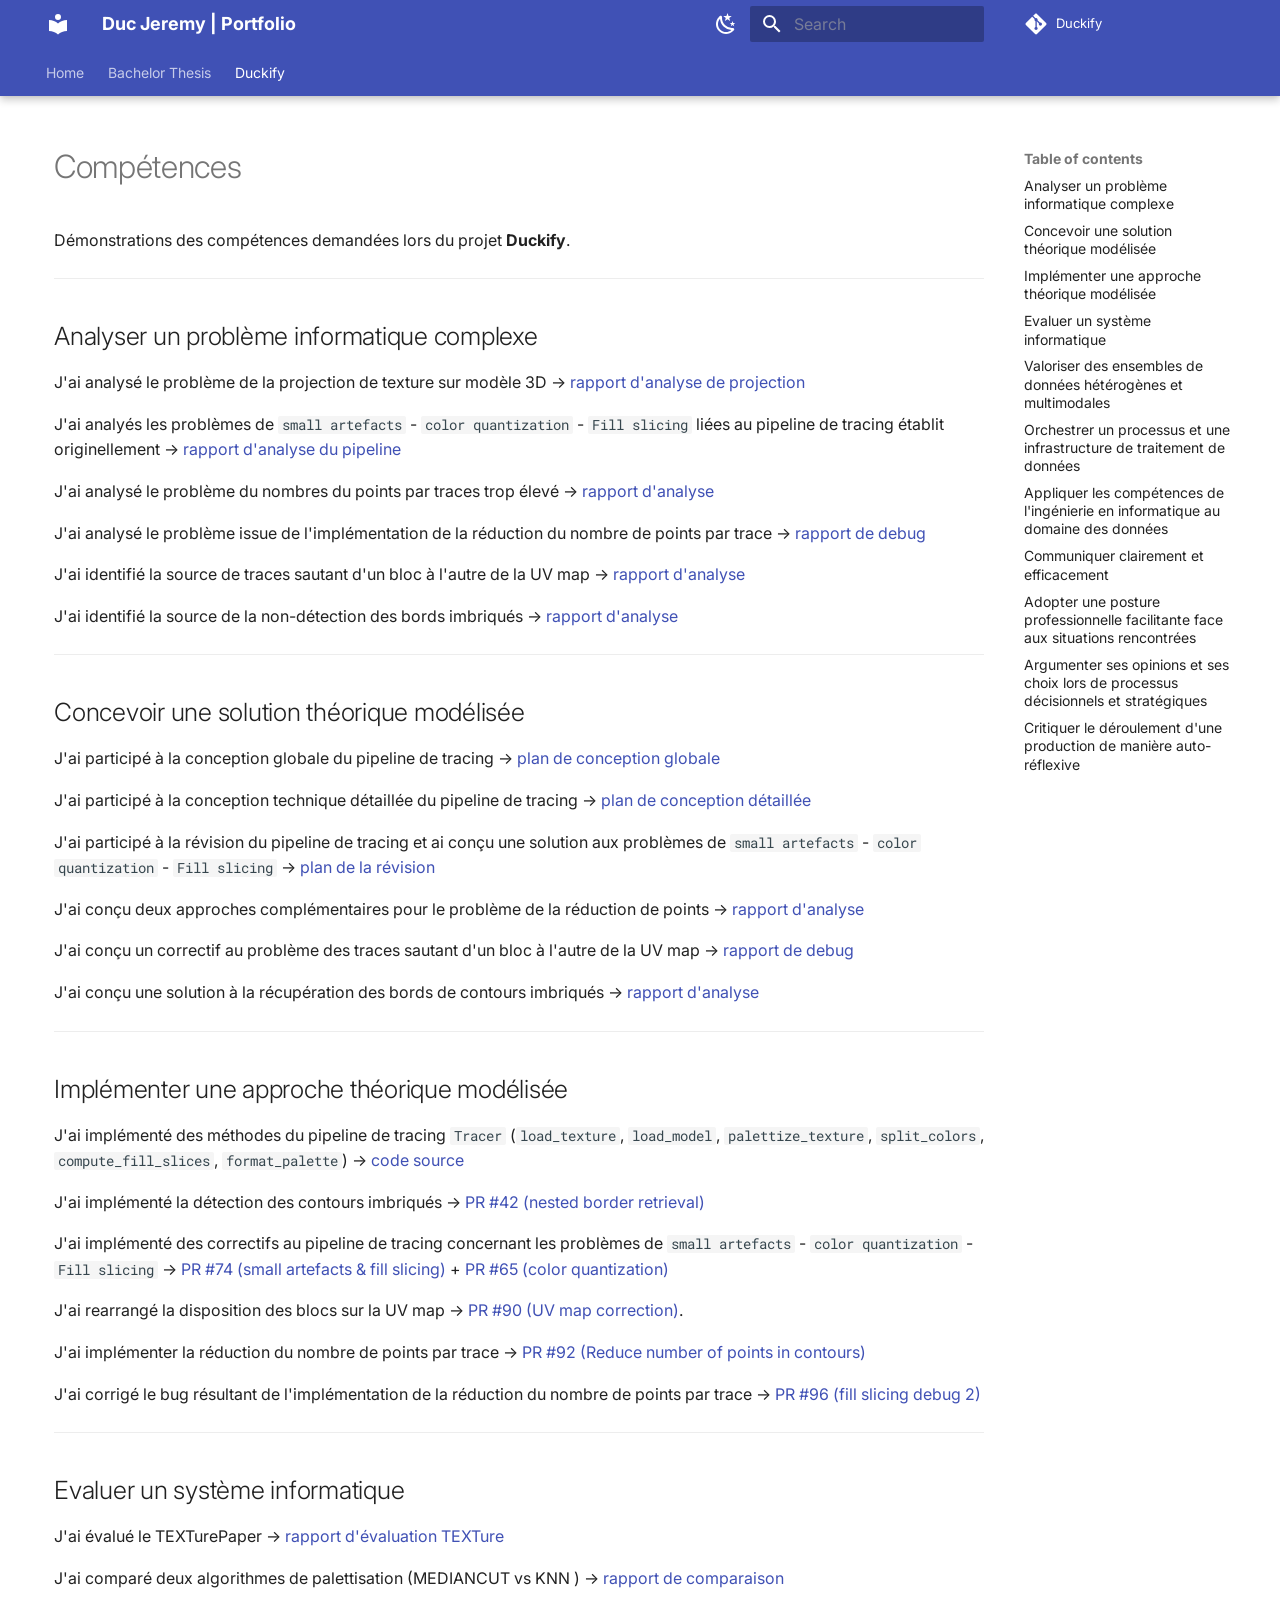
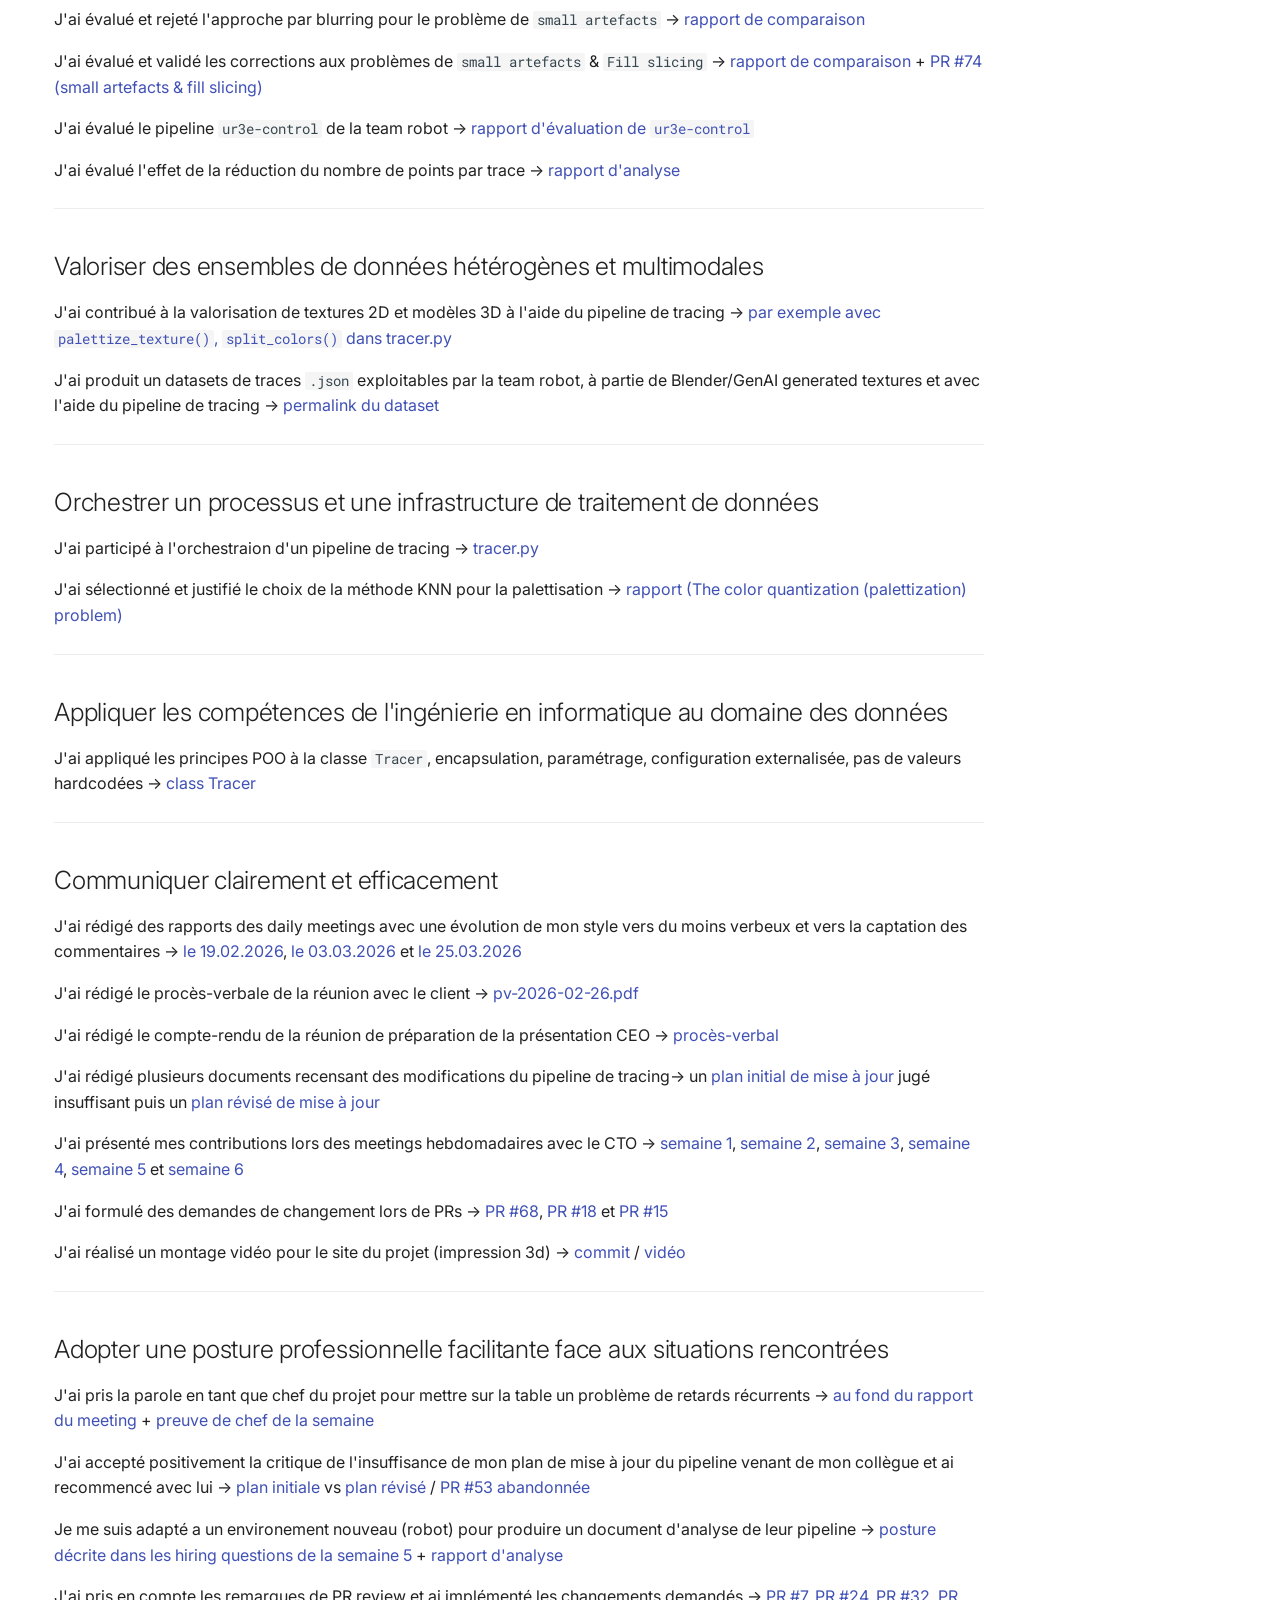
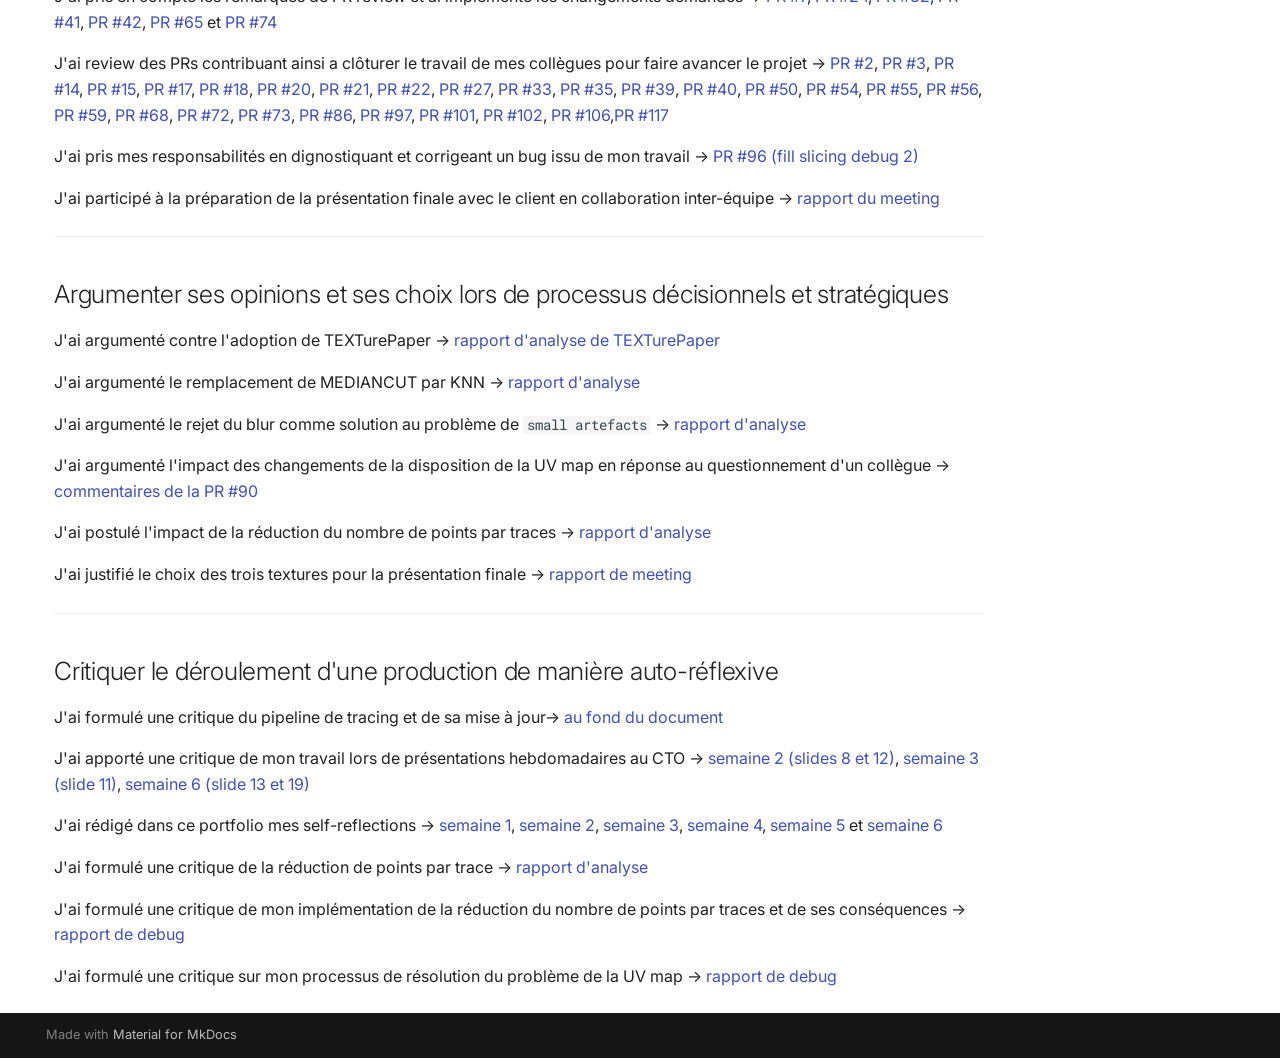
<file: duckify/competences/index.html>
<!doctype html>
<html lang="en" class="no-js">
  <head>
    
      <meta charset="utf-8">
      <meta name="viewport" content="width=device-width,initial-scale=1">
      
      
      
      
        <link rel="prev" href="../">
      
      
        <link rel="next" href="../journal/">
      
      
        
      
      
      <link rel="icon" href="../../assets/logo.png">
      <meta name="generator" content="mkdocs-1.6.1, mkdocs-material-9.7.6">
    
    
      
        <title>Compétences - Duc Jeremy | Portfolio</title>
      
    
    
      <link rel="stylesheet" href="../../assets/stylesheets/main.484c7ddc.min.css">
      
        
        <link rel="stylesheet" href="../../assets/stylesheets/palette.ab4e12ef.min.css">
      
      


    
    
      
    
    
      
        
        
        <link rel="preconnect" href="https://fonts.gstatic.com" crossorigin>
        <link rel="stylesheet" href="https://fonts.googleapis.com/css?family=Inter:300,300i,400,400i,700,700i%7CRoboto+Mono:400,400i,700,700i&display=fallback">
        <style>:root{--md-text-font:"Inter";--md-code-font:"Roboto Mono"}</style>
      
    
    
      <link rel="stylesheet" href="../../stylesheets/extra.css">
    
    <script>__md_scope=new URL("../..",location),__md_hash=e=>[...e].reduce(((e,_)=>(e<<5)-e+_.charCodeAt(0)),0),__md_get=(e,_=localStorage,t=__md_scope)=>JSON.parse(_.getItem(t.pathname+"."+e)),__md_set=(e,_,t=localStorage,a=__md_scope)=>{try{t.setItem(a.pathname+"."+e,JSON.stringify(_))}catch(e){}}</script>
    
      

    
    
  </head>
  
  
    
    
      
    
    
    
    
    <body dir="ltr" data-md-color-scheme="default" data-md-color-primary="indigo" data-md-color-accent="indigo">
  
    
    <input class="md-toggle" data-md-toggle="drawer" type="checkbox" id="__drawer" autocomplete="off">
    <input class="md-toggle" data-md-toggle="search" type="checkbox" id="__search" autocomplete="off">
    <label class="md-overlay" for="__drawer"></label>
    <div data-md-component="skip">
      
        
        <a href="#competences" class="md-skip">
          Skip to content
        </a>
      
    </div>
    <div data-md-component="announce">
      
    </div>
    
    
      

  

<header class="md-header md-header--shadow md-header--lifted" data-md-component="header">
  <nav class="md-header__inner md-grid" aria-label="Header">
    <a href="../.." title="Duc Jeremy | Portfolio" class="md-header__button md-logo" aria-label="Duc Jeremy | Portfolio" data-md-component="logo">
      
  
  <svg xmlns="http://www.w3.org/2000/svg" viewBox="0 0 24 24"><path d="M12 8a3 3 0 0 0 3-3 3 3 0 0 0-3-3 3 3 0 0 0-3 3 3 3 0 0 0 3 3m0 3.54C9.64 9.35 6.5 8 3 8v11c3.5 0 6.64 1.35 9 3.54 2.36-2.19 5.5-3.54 9-3.54V8c-3.5 0-6.64 1.35-9 3.54"/></svg>

    </a>
    <label class="md-header__button md-icon" for="__drawer">
      
      <svg xmlns="http://www.w3.org/2000/svg" viewBox="0 0 24 24"><path d="M3 6h18v2H3zm0 5h18v2H3zm0 5h18v2H3z"/></svg>
    </label>
    <div class="md-header__title" data-md-component="header-title">
      <div class="md-header__ellipsis">
        <div class="md-header__topic">
          <span class="md-ellipsis">
            Duc Jeremy | Portfolio
          </span>
        </div>
        <div class="md-header__topic" data-md-component="header-topic">
          <span class="md-ellipsis">
            
              Compétences
            
          </span>
        </div>
      </div>
    </div>
    
      
        <form class="md-header__option" data-md-component="palette">
  
    
    
    
    <input class="md-option" data-md-color-media="" data-md-color-scheme="default" data-md-color-primary="indigo" data-md-color-accent="indigo"  aria-label="Switch to dark mode"  type="radio" name="__palette" id="__palette_0">
    
      <label class="md-header__button md-icon" title="Switch to dark mode" for="__palette_1" hidden>
        <svg xmlns="http://www.w3.org/2000/svg" viewBox="0 0 24 24"><path d="m17.75 4.09-2.53 1.94.91 3.06-2.63-1.81-2.63 1.81.91-3.06-2.53-1.94L12.44 4l1.06-3 1.06 3zm3.5 6.91-1.64 1.25.59 1.98-1.7-1.17-1.7 1.17.59-1.98L15.75 11l2.06-.05L18.5 9l.69 1.95zm-2.28 4.95c.83-.08 1.72 1.1 1.19 1.85-.32.45-.66.87-1.08 1.27C15.17 23 8.84 23 4.94 19.07c-3.91-3.9-3.91-10.24 0-14.14.4-.4.82-.76 1.27-1.08.75-.53 1.93.36 1.85 1.19-.27 2.86.69 5.83 2.89 8.02a9.96 9.96 0 0 0 8.02 2.89m-1.64 2.02a12.08 12.08 0 0 1-7.8-3.47c-2.17-2.19-3.33-5-3.49-7.82-2.81 3.14-2.7 7.96.31 10.98 3.02 3.01 7.84 3.12 10.98.31"/></svg>
      </label>
    
  
    
    
    
    <input class="md-option" data-md-color-media="" data-md-color-scheme="slate" data-md-color-primary="indigo" data-md-color-accent="indigo"  aria-label="Switch to light mode"  type="radio" name="__palette" id="__palette_1">
    
      <label class="md-header__button md-icon" title="Switch to light mode" for="__palette_0" hidden>
        <svg xmlns="http://www.w3.org/2000/svg" viewBox="0 0 24 24"><path d="M12 7a5 5 0 0 1 5 5 5 5 0 0 1-5 5 5 5 0 0 1-5-5 5 5 0 0 1 5-5m0 2a3 3 0 0 0-3 3 3 3 0 0 0 3 3 3 3 0 0 0 3-3 3 3 0 0 0-3-3m0-7 2.39 3.42C13.65 5.15 12.84 5 12 5s-1.65.15-2.39.42zM3.34 7l4.16-.35A7.2 7.2 0 0 0 5.94 8.5c-.44.74-.69 1.5-.83 2.29zm.02 10 1.76-3.77a7.131 7.131 0 0 0 2.38 4.14zM20.65 7l-1.77 3.79a7.02 7.02 0 0 0-2.38-4.15zm-.01 10-4.14.36c.59-.51 1.12-1.14 1.54-1.86.42-.73.69-1.5.83-2.29zM12 22l-2.41-3.44c.74.27 1.55.44 2.41.44.82 0 1.63-.17 2.37-.44z"/></svg>
      </label>
    
  
</form>
      
    
    
      <script>var palette=__md_get("__palette");if(palette&&palette.color){if("(prefers-color-scheme)"===palette.color.media){var media=matchMedia("(prefers-color-scheme: light)"),input=document.querySelector(media.matches?"[data-md-color-media='(prefers-color-scheme: light)']":"[data-md-color-media='(prefers-color-scheme: dark)']");palette.color.media=input.getAttribute("data-md-color-media"),palette.color.scheme=input.getAttribute("data-md-color-scheme"),palette.color.primary=input.getAttribute("data-md-color-primary"),palette.color.accent=input.getAttribute("data-md-color-accent")}for(var[key,value]of Object.entries(palette.color))document.body.setAttribute("data-md-color-"+key,value)}</script>
    
    
    
      
      
        <label class="md-header__button md-icon" for="__search">
          
          <svg xmlns="http://www.w3.org/2000/svg" viewBox="0 0 24 24"><path d="M9.5 3A6.5 6.5 0 0 1 16 9.5c0 1.61-.59 3.09-1.56 4.23l.27.27h.79l5 5-1.5 1.5-5-5v-.79l-.27-.27A6.52 6.52 0 0 1 9.5 16 6.5 6.5 0 0 1 3 9.5 6.5 6.5 0 0 1 9.5 3m0 2C7 5 5 7 5 9.5S7 14 9.5 14 14 12 14 9.5 12 5 9.5 5"/></svg>
        </label>
        <div class="md-search" data-md-component="search" role="dialog">
  <label class="md-search__overlay" for="__search"></label>
  <div class="md-search__inner" role="search">
    <form class="md-search__form" name="search">
      <input type="text" class="md-search__input" name="query" aria-label="Search" placeholder="Search" autocapitalize="off" autocorrect="off" autocomplete="off" spellcheck="false" data-md-component="search-query" required>
      <label class="md-search__icon md-icon" for="__search">
        
        <svg xmlns="http://www.w3.org/2000/svg" viewBox="0 0 24 24"><path d="M9.5 3A6.5 6.5 0 0 1 16 9.5c0 1.61-.59 3.09-1.56 4.23l.27.27h.79l5 5-1.5 1.5-5-5v-.79l-.27-.27A6.52 6.52 0 0 1 9.5 16 6.5 6.5 0 0 1 3 9.5 6.5 6.5 0 0 1 9.5 3m0 2C7 5 5 7 5 9.5S7 14 9.5 14 14 12 14 9.5 12 5 9.5 5"/></svg>
        
        <svg xmlns="http://www.w3.org/2000/svg" viewBox="0 0 24 24"><path d="M20 11v2H8l5.5 5.5-1.42 1.42L4.16 12l7.92-7.92L13.5 5.5 8 11z"/></svg>
      </label>
      <nav class="md-search__options" aria-label="Search">
        
        <button type="reset" class="md-search__icon md-icon" title="Clear" aria-label="Clear" tabindex="-1">
          
          <svg xmlns="http://www.w3.org/2000/svg" viewBox="0 0 24 24"><path d="M19 6.41 17.59 5 12 10.59 6.41 5 5 6.41 10.59 12 5 17.59 6.41 19 12 13.41 17.59 19 19 17.59 13.41 12z"/></svg>
        </button>
      </nav>
      
    </form>
    <div class="md-search__output">
      <div class="md-search__scrollwrap" tabindex="0" data-md-scrollfix>
        <div class="md-search-result" data-md-component="search-result">
          <div class="md-search-result__meta">
            Initializing search
          </div>
          <ol class="md-search-result__list" role="presentation"></ol>
        </div>
      </div>
    </div>
  </div>
</div>
      
    
    
      <div class="md-header__source">
        <a href="https://github.com/Toys-R-Us-Rex/Duckify" title="Go to repository" class="md-source" data-md-component="source">
  <div class="md-source__icon md-icon">
    
    <svg xmlns="http://www.w3.org/2000/svg" viewBox="0 0 448 512"><!--! Font Awesome Free 7.1.0 by @fontawesome - https://fontawesome.com License - https://fontawesome.com/license/free (Icons: CC BY 4.0, Fonts: SIL OFL 1.1, Code: MIT License) Copyright 2025 Fonticons, Inc.--><path d="M439.6 236.1 244 40.5c-5.4-5.5-12.8-8.5-20.4-8.5s-15 3-20.4 8.4L162.5 81l51.5 51.5c27.1-9.1 52.7 16.8 43.4 43.7l49.7 49.7c34.2-11.8 61.2 31 35.5 56.7-26.5 26.5-70.2-2.9-56-37.3L240.3 199v121.9c25.3 12.5 22.3 41.8 9.1 55-6.4 6.4-15.2 10.1-24.3 10.1s-17.8-3.6-24.3-10.1c-17.6-17.6-11.1-46.9 11.2-56v-123c-20.8-8.5-24.6-30.7-18.6-45L142.6 101 8.5 235.1C3 240.6 0 247.9 0 255.5s3 15 8.5 20.4l195.6 195.7c5.4 5.4 12.7 8.4 20.4 8.4s15-3 20.4-8.4l194.7-194.7c5.4-5.4 8.4-12.8 8.4-20.4s-3-15-8.4-20.4"/></svg>
  </div>
  <div class="md-source__repository">
    Duckify
  </div>
</a>
      </div>
    
  </nav>
  
    
      
<nav class="md-tabs" aria-label="Tabs" data-md-component="tabs">
  <div class="md-grid">
    <ul class="md-tabs__list">
      
        
  
  
  
  
    <li class="md-tabs__item">
      <a href="../.." class="md-tabs__link">
        
  
  
    
  
  Home

      </a>
    </li>
  

      
        
  
  
  
  
    
    
      <li class="md-tabs__item">
        <a href="../../bachelor/" class="md-tabs__link">
          
  
  
  Bachelor Thesis

        </a>
      </li>
    
  

      
        
  
  
  
    
  
  
    
    
      <li class="md-tabs__item md-tabs__item--active">
        <a href="../" class="md-tabs__link">
          
  
  
  Duckify

        </a>
      </li>
    
  

      
    </ul>
  </div>
</nav>
    
  
</header>
    
    <div class="md-container" data-md-component="container">
      
      
        
      
      <main class="md-main" data-md-component="main">
        <div class="md-main__inner md-grid">
          
            
              
              <div class="md-sidebar md-sidebar--primary" data-md-component="sidebar" data-md-type="navigation" >
                <div class="md-sidebar__scrollwrap">
                  <div class="md-sidebar__inner">
                    


  


<nav class="md-nav md-nav--primary md-nav--lifted" aria-label="Navigation" data-md-level="0">
  <label class="md-nav__title" for="__drawer">
    <a href="../.." title="Duc Jeremy | Portfolio" class="md-nav__button md-logo" aria-label="Duc Jeremy | Portfolio" data-md-component="logo">
      
  
  <svg xmlns="http://www.w3.org/2000/svg" viewBox="0 0 24 24"><path d="M12 8a3 3 0 0 0 3-3 3 3 0 0 0-3-3 3 3 0 0 0-3 3 3 3 0 0 0 3 3m0 3.54C9.64 9.35 6.5 8 3 8v11c3.5 0 6.64 1.35 9 3.54 2.36-2.19 5.5-3.54 9-3.54V8c-3.5 0-6.64 1.35-9 3.54"/></svg>

    </a>
    Duc Jeremy | Portfolio
  </label>
  
    <div class="md-nav__source">
      <a href="https://github.com/Toys-R-Us-Rex/Duckify" title="Go to repository" class="md-source" data-md-component="source">
  <div class="md-source__icon md-icon">
    
    <svg xmlns="http://www.w3.org/2000/svg" viewBox="0 0 448 512"><!--! Font Awesome Free 7.1.0 by @fontawesome - https://fontawesome.com License - https://fontawesome.com/license/free (Icons: CC BY 4.0, Fonts: SIL OFL 1.1, Code: MIT License) Copyright 2025 Fonticons, Inc.--><path d="M439.6 236.1 244 40.5c-5.4-5.5-12.8-8.5-20.4-8.5s-15 3-20.4 8.4L162.5 81l51.5 51.5c27.1-9.1 52.7 16.8 43.4 43.7l49.7 49.7c34.2-11.8 61.2 31 35.5 56.7-26.5 26.5-70.2-2.9-56-37.3L240.3 199v121.9c25.3 12.5 22.3 41.8 9.1 55-6.4 6.4-15.2 10.1-24.3 10.1s-17.8-3.6-24.3-10.1c-17.6-17.6-11.1-46.9 11.2-56v-123c-20.8-8.5-24.6-30.7-18.6-45L142.6 101 8.5 235.1C3 240.6 0 247.9 0 255.5s3 15 8.5 20.4l195.6 195.7c5.4 5.4 12.7 8.4 20.4 8.4s15-3 20.4-8.4l194.7-194.7c5.4-5.4 8.4-12.8 8.4-20.4s-3-15-8.4-20.4"/></svg>
  </div>
  <div class="md-source__repository">
    Duckify
  </div>
</a>
    </div>
  
  <ul class="md-nav__list" data-md-scrollfix>
    
      
      
  
  
  
  
    <li class="md-nav__item">
      <a href="../.." class="md-nav__link">
        
  
  
  <span class="md-ellipsis">
    
  
    Home
  

    
  </span>
  
  

      </a>
    </li>
  

    
      
      
  
  
  
  
    
    
    
    
      
      
        
      
    
    
    <li class="md-nav__item md-nav__item--nested">
      
        
        
        <input class="md-nav__toggle md-toggle " type="checkbox" id="__nav_2" >
        
          
          <label class="md-nav__link" for="__nav_2" id="__nav_2_label" tabindex="0">
            
  
  
  <span class="md-ellipsis">
    
  
    Bachelor Thesis
  

    
  </span>
  
  

            <span class="md-nav__icon md-icon"></span>
          </label>
        
        <nav class="md-nav" data-md-level="1" aria-labelledby="__nav_2_label" aria-expanded="false">
          <label class="md-nav__title" for="__nav_2">
            <span class="md-nav__icon md-icon"></span>
            
  
    Bachelor Thesis
  

          </label>
          <ul class="md-nav__list" data-md-scrollfix>
            
              
                
  
  
  
  
    <li class="md-nav__item">
      <a href="../../bachelor/" class="md-nav__link">
        
  
  
  <span class="md-ellipsis">
    
  
    Overview
  

    
  </span>
  
  

      </a>
    </li>
  

              
            
          </ul>
        </nav>
      
    </li>
  

    
      
      
  
  
    
  
  
  
    
    
    
    
      
        
        
      
      
        
      
    
    
    <li class="md-nav__item md-nav__item--active md-nav__item--section md-nav__item--nested">
      
        
        
        <input class="md-nav__toggle md-toggle " type="checkbox" id="__nav_3" checked>
        
          
          <label class="md-nav__link" for="__nav_3" id="__nav_3_label" tabindex="">
            
  
  
  <span class="md-ellipsis">
    
  
    Duckify
  

    
  </span>
  
  

            <span class="md-nav__icon md-icon"></span>
          </label>
        
        <nav class="md-nav" data-md-level="1" aria-labelledby="__nav_3_label" aria-expanded="true">
          <label class="md-nav__title" for="__nav_3">
            <span class="md-nav__icon md-icon"></span>
            
  
    Duckify
  

          </label>
          <ul class="md-nav__list" data-md-scrollfix>
            
              
                
  
  
  
  
    <li class="md-nav__item">
      <a href="../" class="md-nav__link">
        
  
  
  <span class="md-ellipsis">
    
  
    Overview
  

    
  </span>
  
  

      </a>
    </li>
  

              
            
              
                
  
  
    
  
  
  
    <li class="md-nav__item md-nav__item--active">
      
      <input class="md-nav__toggle md-toggle" type="checkbox" id="__toc">
      
      
        
      
      
        <label class="md-nav__link md-nav__link--active" for="__toc">
          
  
  
  <span class="md-ellipsis">
    
  
    Compétences
  

    
  </span>
  
  

          <span class="md-nav__icon md-icon"></span>
        </label>
      
      <a href="./" class="md-nav__link md-nav__link--active">
        
  
  
  <span class="md-ellipsis">
    
  
    Compétences
  

    
  </span>
  
  

      </a>
      
        

<nav class="md-nav md-nav--secondary" aria-label="Table of contents">
  
  
  
    
  
  
    <label class="md-nav__title" for="__toc">
      <span class="md-nav__icon md-icon"></span>
      Table of contents
    </label>
    <ul class="md-nav__list" data-md-component="toc" data-md-scrollfix>
      
        <li class="md-nav__item">
  <a href="#analyser-un-probleme-informatique-complexe" class="md-nav__link">
    <span class="md-ellipsis">
      
        Analyser un problème informatique complexe
      
    </span>
  </a>
  
</li>
      
        <li class="md-nav__item">
  <a href="#concevoir-une-solution-theorique-modelisee" class="md-nav__link">
    <span class="md-ellipsis">
      
        Concevoir une solution théorique modélisée
      
    </span>
  </a>
  
</li>
      
        <li class="md-nav__item">
  <a href="#implementer-une-approche-theorique-modelisee" class="md-nav__link">
    <span class="md-ellipsis">
      
        Implémenter une approche théorique modélisée
      
    </span>
  </a>
  
</li>
      
        <li class="md-nav__item">
  <a href="#evaluer-un-systeme-informatique" class="md-nav__link">
    <span class="md-ellipsis">
      
        Evaluer un système informatique
      
    </span>
  </a>
  
</li>
      
        <li class="md-nav__item">
  <a href="#valoriser-des-ensembles-de-donnees-heterogenes-et-multimodales" class="md-nav__link">
    <span class="md-ellipsis">
      
        Valoriser des ensembles de données hétérogènes et multimodales
      
    </span>
  </a>
  
</li>
      
        <li class="md-nav__item">
  <a href="#orchestrer-un-processus-et-une-infrastructure-de-traitement-de-donnees" class="md-nav__link">
    <span class="md-ellipsis">
      
        Orchestrer un processus et une infrastructure de traitement de données
      
    </span>
  </a>
  
</li>
      
        <li class="md-nav__item">
  <a href="#appliquer-les-competences-de-lingenierie-en-informatique-au-domaine-des-donnees" class="md-nav__link">
    <span class="md-ellipsis">
      
        Appliquer les compétences de l'ingénierie en informatique au domaine des données
      
    </span>
  </a>
  
</li>
      
        <li class="md-nav__item">
  <a href="#communiquer-clairement-et-efficacement" class="md-nav__link">
    <span class="md-ellipsis">
      
        Communiquer clairement et efficacement
      
    </span>
  </a>
  
</li>
      
        <li class="md-nav__item">
  <a href="#adopter-une-posture-professionnelle-facilitante-face-aux-situations-rencontrees" class="md-nav__link">
    <span class="md-ellipsis">
      
        Adopter une posture professionnelle facilitante face aux situations rencontrées
      
    </span>
  </a>
  
</li>
      
        <li class="md-nav__item">
  <a href="#argumenter-ses-opinions-et-ses-choix-lors-de-processus-decisionnels-et-strategiques" class="md-nav__link">
    <span class="md-ellipsis">
      
        Argumenter ses opinions et ses choix lors de processus décisionnels et stratégiques
      
    </span>
  </a>
  
</li>
      
        <li class="md-nav__item">
  <a href="#critiquer-le-deroulement-dune-production-de-maniere-auto-reflexive" class="md-nav__link">
    <span class="md-ellipsis">
      
        Critiquer le déroulement d'une production de manière auto-réflexive
      
    </span>
  </a>
  
</li>
      
    </ul>
  
</nav>
      
    </li>
  

              
            
              
                
  
  
  
  
    
    
    
    
      
      
        
          
          
        
      
    
    
    <li class="md-nav__item md-nav__item--section md-nav__item--nested">
      
        
        
        <input class="md-nav__toggle md-toggle " type="checkbox" id="__nav_3_3" >
        
          
          <label class="md-nav__link" for="__nav_3_3" id="__nav_3_3_label" tabindex="">
            
  
  
  <span class="md-ellipsis">
    
  
    Journal
  

    
  </span>
  
  

            <span class="md-nav__icon md-icon"></span>
          </label>
        
        <nav class="md-nav" data-md-level="2" aria-labelledby="__nav_3_3_label" aria-expanded="false">
          <label class="md-nav__title" for="__nav_3_3">
            <span class="md-nav__icon md-icon"></span>
            
  
    Journal
  

          </label>
          <ul class="md-nav__list" data-md-scrollfix>
            
              
                
  
  
  
  
    <li class="md-nav__item">
      <a href="../journal/" class="md-nav__link">
        
  
  
  <span class="md-ellipsis">
    
  
    Overview
  

    
  </span>
  
  

      </a>
    </li>
  

              
            
              
                
  
  
  
  
    <li class="md-nav__item">
      <a href="../journal/week1/" class="md-nav__link">
        
  
  
  <span class="md-ellipsis">
    
  
    Week 1
  

    
  </span>
  
  

      </a>
    </li>
  

              
            
              
                
  
  
  
  
    <li class="md-nav__item">
      <a href="../journal/week2/" class="md-nav__link">
        
  
  
  <span class="md-ellipsis">
    
  
    Week 2
  

    
  </span>
  
  

      </a>
    </li>
  

              
            
              
                
  
  
  
  
    <li class="md-nav__item">
      <a href="../journal/week3/" class="md-nav__link">
        
  
  
  <span class="md-ellipsis">
    
  
    Week 3
  

    
  </span>
  
  

      </a>
    </li>
  

              
            
              
                
  
  
  
  
    <li class="md-nav__item">
      <a href="../journal/week4/" class="md-nav__link">
        
  
  
  <span class="md-ellipsis">
    
  
    Week 4
  

    
  </span>
  
  

      </a>
    </li>
  

              
            
              
                
  
  
  
  
    <li class="md-nav__item">
      <a href="../journal/week5/" class="md-nav__link">
        
  
  
  <span class="md-ellipsis">
    
  
    Week 5
  

    
  </span>
  
  

      </a>
    </li>
  

              
            
              
                
  
  
  
  
    <li class="md-nav__item">
      <a href="../journal/week6/" class="md-nav__link">
        
  
  
  <span class="md-ellipsis">
    
  
    Week 6
  

    
  </span>
  
  

      </a>
    </li>
  

              
            
          </ul>
        </nav>
      
    </li>
  

              
            
          </ul>
        </nav>
      
    </li>
  

    
  </ul>
</nav>
                  </div>
                </div>
              </div>
            
            
              
              <div class="md-sidebar md-sidebar--secondary" data-md-component="sidebar" data-md-type="toc" >
                <div class="md-sidebar__scrollwrap">
                  <div class="md-sidebar__inner">
                    

<nav class="md-nav md-nav--secondary" aria-label="Table of contents">
  
  
  
    
  
  
    <label class="md-nav__title" for="__toc">
      <span class="md-nav__icon md-icon"></span>
      Table of contents
    </label>
    <ul class="md-nav__list" data-md-component="toc" data-md-scrollfix>
      
        <li class="md-nav__item">
  <a href="#analyser-un-probleme-informatique-complexe" class="md-nav__link">
    <span class="md-ellipsis">
      
        Analyser un problème informatique complexe
      
    </span>
  </a>
  
</li>
      
        <li class="md-nav__item">
  <a href="#concevoir-une-solution-theorique-modelisee" class="md-nav__link">
    <span class="md-ellipsis">
      
        Concevoir une solution théorique modélisée
      
    </span>
  </a>
  
</li>
      
        <li class="md-nav__item">
  <a href="#implementer-une-approche-theorique-modelisee" class="md-nav__link">
    <span class="md-ellipsis">
      
        Implémenter une approche théorique modélisée
      
    </span>
  </a>
  
</li>
      
        <li class="md-nav__item">
  <a href="#evaluer-un-systeme-informatique" class="md-nav__link">
    <span class="md-ellipsis">
      
        Evaluer un système informatique
      
    </span>
  </a>
  
</li>
      
        <li class="md-nav__item">
  <a href="#valoriser-des-ensembles-de-donnees-heterogenes-et-multimodales" class="md-nav__link">
    <span class="md-ellipsis">
      
        Valoriser des ensembles de données hétérogènes et multimodales
      
    </span>
  </a>
  
</li>
      
        <li class="md-nav__item">
  <a href="#orchestrer-un-processus-et-une-infrastructure-de-traitement-de-donnees" class="md-nav__link">
    <span class="md-ellipsis">
      
        Orchestrer un processus et une infrastructure de traitement de données
      
    </span>
  </a>
  
</li>
      
        <li class="md-nav__item">
  <a href="#appliquer-les-competences-de-lingenierie-en-informatique-au-domaine-des-donnees" class="md-nav__link">
    <span class="md-ellipsis">
      
        Appliquer les compétences de l'ingénierie en informatique au domaine des données
      
    </span>
  </a>
  
</li>
      
        <li class="md-nav__item">
  <a href="#communiquer-clairement-et-efficacement" class="md-nav__link">
    <span class="md-ellipsis">
      
        Communiquer clairement et efficacement
      
    </span>
  </a>
  
</li>
      
        <li class="md-nav__item">
  <a href="#adopter-une-posture-professionnelle-facilitante-face-aux-situations-rencontrees" class="md-nav__link">
    <span class="md-ellipsis">
      
        Adopter une posture professionnelle facilitante face aux situations rencontrées
      
    </span>
  </a>
  
</li>
      
        <li class="md-nav__item">
  <a href="#argumenter-ses-opinions-et-ses-choix-lors-de-processus-decisionnels-et-strategiques" class="md-nav__link">
    <span class="md-ellipsis">
      
        Argumenter ses opinions et ses choix lors de processus décisionnels et stratégiques
      
    </span>
  </a>
  
</li>
      
        <li class="md-nav__item">
  <a href="#critiquer-le-deroulement-dune-production-de-maniere-auto-reflexive" class="md-nav__link">
    <span class="md-ellipsis">
      
        Critiquer le déroulement d'une production de manière auto-réflexive
      
    </span>
  </a>
  
</li>
      
    </ul>
  
</nav>
                  </div>
                </div>
              </div>
            
          
          
            <div class="md-content" data-md-component="content">
              
              <article class="md-content__inner md-typeset">
                
                  


  
  


<h1 id="competences">Compétences</h1>
<p>Démonstrations des compétences demandées lors du projet <strong>Duckify</strong>.</p>
<hr />
<h2 id="analyser-un-probleme-informatique-complexe">Analyser un problème informatique complexe</h2>
<p>J'ai analysé le problème de la projection de texture sur modèle 3D -&gt; <a href="https://toys-r-us-rex.github.io/Duckify/research/projection_solution.pdf">rapport d'analyse de projection</a></p>
<p>J'ai analyés les problèmes de <code>small artefacts</code> - <code>color quantization</code> - <code>Fill slicing</code> liées au pipeline de tracing établit originellement -&gt; <a href="https://toys-r-us-rex.github.io/Duckify/architecture/tracing/improvements.pdf">rapport d'analyse du pipeline</a></p>
<p>J'ai analysé le problème du nombres du points par traces trop élevé -&gt; <a href="https://toys-r-us-rex.github.io/Duckify/architecture/tracing/reduction.pdf">rapport d'analyse</a></p>
<p>J'ai analysé le problème issue de l'implémentation de la réduction du nombre de points par trace -&gt; <a href="https://toys-r-us-rex.github.io/Duckify/architecture/tracing/fill-slicing-debug-2.pdf">rapport de debug</a></p>
<p>J'ai identifié la source de traces sautant d'un bloc à l'autre de la UV map -&gt; <a href="https://toys-r-us-rex.github.io/Duckify/architecture/tracing/uv-map-correction.pdf">rapport d'analyse</a></p>
<p>J'ai identifié la source de la non-détection des bords imbriqués -&gt; <a href="https://toys-r-us-rex.github.io/Duckify/architecture/tracing/border-detection-refinement.pdf">rapport d'analyse</a></p>
<hr />
<h2 id="concevoir-une-solution-theorique-modelisee">Concevoir une solution théorique modélisée</h2>
<p>J'ai participé à la conception globale du pipeline de tracing -&gt; <a href="https://toys-r-us-rex.github.io/Duckify/architecture/tracing/general-overview.pdf">plan de conception globale</a></p>
<p>J'ai participé à la conception technique détaillée du pipeline de tracing -&gt; <a href="https://toys-r-us-rex.github.io/Duckify/architecture/tracing_algo.pdf">plan de conception détaillée</a></p>
<p>J'ai participé à la révision du pipeline de tracing et ai conçu une solution aux problèmes de  <code>small artefacts</code> - <code>color quantization</code> - <code>Fill slicing</code> -&gt; <a href="https://toys-r-us-rex.github.io/Duckify/architecture/tracing/improvements.pdf">plan de la révision</a></p>
<p>J'ai conçu deux approches complémentaires pour le problème de la réduction de points -&gt; <a href="https://toys-r-us-rex.github.io/Duckify/architecture/tracing/reduction.pdf">rapport d'analyse</a></p>
<p>J'ai conçu un correctif au problème des traces sautant d'un bloc à l'autre de la UV map -&gt; <a href="https://toys-r-us-rex.github.io/Duckify/architecture/tracing/uv-map-correction.pdf">rapport de debug</a></p>
<p>J'ai conçu une solution à la récupération des bords de contours imbriqués -&gt; <a href="https://toys-r-us-rex.github.io/Duckify/architecture/tracing/border-detection-refinement.pdf">rapport d'analyse</a></p>
<hr />
<h2 id="implementer-une-approche-theorique-modelisee">Implémenter une approche théorique modélisée</h2>
<p>J'ai implémenté des méthodes du pipeline de tracing <code>Tracer</code> (<code>load_texture</code>, <code>load_model</code>, <code>palettize_texture</code>, <code>split_colors</code>, <code>compute_fill_slices</code>, <code>format_palette</code>) -&gt; <a href="https://github.com/Toys-R-Us-Rex/Duckify/blob/ea67d8677b94415608ee8e75b3b0258242b4d44f/tracing/tracer.py">code source</a></p>
<p>J'ai implémenté la détection des contours imbriqués -&gt; <a href="https://github.com/Toys-R-Us-Rex/Duckify/pull/42">PR #42 (nested border retrieval)</a></p>
<p>J'ai implémenté des correctifs au pipeline de tracing concernant les problèmes de <code>small artefacts</code> - <code>color quantization</code> - <code>Fill slicing</code> -&gt; <a href="https://github.com/Toys-R-Us-Rex/Duckify/pull/74">PR #74 (small artefacts &amp; fill slicing)</a> + <a href="https://github.com/Toys-R-Us-Rex/Duckify/pull/65">PR #65 (color quantization)</a></p>
<p>J'ai rearrangé la disposition des blocs sur la UV map -&gt; <a href="https://github.com/Toys-R-Us-Rex/Duckify/pull/90">PR #90 (UV map correction)</a>.</p>
<p>J'ai implémenter la réduction du nombre de points par trace -&gt; <a href="https://github.com/Toys-R-Us-Rex/Duckify/pull/92">PR #92 (Reduce number of points in contours)</a> </p>
<p>J'ai corrigé le bug résultant de l'implémentation de la réduction du nombre de points par trace -&gt;  <a href="https://github.com/Toys-R-Us-Rex/Duckify/pull/96">PR #96 (fill slicing debug 2)</a></p>
<hr />
<h2 id="evaluer-un-systeme-informatique">Evaluer un système informatique</h2>
<p>J'ai évalué le TEXTurePaper -&gt; <a href="https://toys-r-us-rex.github.io/Duckify/research/projection_solution.pdf">rapport d'évaluation TEXTure</a></p>
<p>J'ai comparé deux algorithmes de palettisation (MEDIANCUT vs KNN ) -&gt; <a href="https://toys-r-us-rex.github.io/Duckify/architecture/tracing/improvements.pdf">rapport de comparaison</a></p>
<p>J'ai évalué et rejeté l'approche par blurring pour le problème de <code>small artefacts</code> -&gt; <a href="https://toys-r-us-rex.github.io/Duckify/architecture/tracing/improvements.pdf">rapport de comparaison</a></p>
<p>J'ai évalué et validé les corrections aux problèmes de <code>small artefacts</code> &amp; <code>Fill slicing</code> -&gt; <a href="https://toys-r-us-rex.github.io/Duckify/architecture/tracing/improvements.pdf">rapport de comparaison</a> + <a href="https://github.com/Toys-R-Us-Rex/Duckify/pull/74">PR #74 (small artefacts &amp; fill slicing)</a></p>
<p>J'ai évalué le pipeline <code>ur3e-control</code> de la team robot -&gt; <a href="https://toys-r-us-rex.github.io/Duckify/architecture/robot/audit/2026-03-18.pdf">rapport d'évaluation de <code>ur3e-control</code></a></p>
<p>J'ai évalué l'effet de la réduction du nombre de points par trace  -&gt; <a href="https://toys-r-us-rex.github.io/Duckify/architecture/tracing/reduction.pdf">rapport d'analyse</a></p>
<hr />
<h2 id="valoriser-des-ensembles-de-donnees-heterogenes-et-multimodales">Valoriser des ensembles de données hétérogènes et multimodales</h2>
<p>J'ai contribué à la valorisation de textures 2D et modèles 3D à l'aide du pipeline de tracing -&gt; <a href="https://github.com/Toys-R-Us-Rex/Duckify/blob/ea67d8677b94415608ee8e75b3b0258242b4d44f/tracing/tracer.py">par exemple avec <code>palettize_texture()</code>, <code>split_colors()</code> dans tracer.py</a></p>
<p>J'ai produit un datasets de traces <code>.json</code> exploitables par la team robot, à partie de Blender/GenAI generated textures et avec l'aide du pipeline de tracing -&gt; <a href="https://github.com/Toys-R-Us-Rex/Duckify/tree/225b5667aa85d8fd0943a80ceb476a10f64c6247/assets/tests">permalink du dataset</a></p>
<hr />
<h2 id="orchestrer-un-processus-et-une-infrastructure-de-traitement-de-donnees">Orchestrer un processus et une infrastructure de traitement de données</h2>
<p>J'ai participé à l'orchestraion d'un pipeline de tracing -&gt; <a href="https://github.com/Toys-R-Us-Rex/Duckify/blob/ea67d8677b94415608ee8e75b3b0258242b4d44f/tracing/tracer.py">tracer.py</a></p>
<p>J'ai sélectionné et justifié le choix de la méthode KNN pour la palettisation -&gt; <a href="https://toys-r-us-rex.github.io/Duckify/architecture/tracing/improvements.pdf">rapport (The color quantization (palettization) problem)</a></p>
<hr />
<h2 id="appliquer-les-competences-de-lingenierie-en-informatique-au-domaine-des-donnees">Appliquer les compétences de l'ingénierie en informatique au domaine des données</h2>
<p>J'ai appliqué les principes POO à la classe <code>Tracer</code>, encapsulation, paramétrage, configuration externalisée, pas de valeurs hardcodées -&gt; <a href="https://github.com/Toys-R-Us-Rex/Duckify/blob/ea67d8677b94415608ee8e75b3b0258242b4d44f/tracing/tracer.py">class Tracer</a></p>
<hr />
<h2 id="communiquer-clairement-et-efficacement">Communiquer clairement et efficacement</h2>
<p>J'ai rédigé des rapports des daily meetings avec une évolution de mon style vers du moins verbeux et vers la captation des commentaires -&gt; <a href="https://toys-r-us-rex.github.io/Duckify/meetings/daily/2026-02-19.pdf">le 19.02.2026</a>, <a href="https://toys-r-us-rex.github.io/Duckify/meetings/daily/2026-03-03.pdf">le 03.03.2026</a> et <a href="https://toys-r-us-rex.github.io/Duckify/meetings/daily/2026-03-25.pdf">le 25.03.2026</a></p>
<p>J'ai rédigé le procès-verbale de la réunion avec le client -&gt; <a href="https://toys-r-us-rex.github.io/Duckify/meetings/ceo/pv-2026-02-26.pdf">pv-2026-02-26.pdf</a></p>
<p>J'ai rédigé le compte-rendu de la réunion de préparation de la présentation CEO -&gt; <a href="https://toys-r-us-rex.github.io/Duckify/planning/demonstration_ceo.pdf">procès-verbal</a></p>
<p>J'ai rédigé plusieurs documents recensant des modifications du pipeline de tracing-&gt; un <a href="https://toys-r-us-rex.github.io/Duckify/architecture/tracing/artefacts-removal.pdf">plan initial de mise à jour</a> jugé insuffisant puis un <a href="https://toys-r-us-rex.github.io/Duckify/architecture/tracing/improvements.pdf">plan révisé de mise à jour</a></p>
<p>J'ai présenté mes contributions lors des meetings hebdomadaires avec le CTO -&gt; <a href="https://toys-r-us-rex.github.io/Duckify/presentations/20260220_duckify_meeting_week_1.pdf">semaine 1</a>, <a href="https://toys-r-us-rex.github.io/Duckify/presentations/20260227_duckify_meeting_week_2.pdf">semaine 2</a>, <a href="https://toys-r-us-rex.github.io/Duckify/presentations/20260306_duckify_meeting_week_3.pdf">semaine 3</a>, <a href="https://toys-r-us-rex.github.io/Duckify/presentations/20260313_duckify_meeting_week_4.pdf">semaine 4</a>, <a href="https://toys-r-us-rex.github.io/Duckify/presentations/20260320_duckify_meeting_week_5.pdf">semaine 5</a> et <a href="https://toys-r-us-rex.github.io/Duckify/presentations/20260327_duckify_meeting_week_6.pdf">semaine 6</a></p>
<p>J'ai formulé des demandes de changement lors de PRs -&gt; <a href="https://github.com/Toys-R-Us-Rex/Duckify/pull/68">PR #68</a>, <a href="https://github.com/Toys-R-Us-Rex/Duckify/pull/18">PR #18</a> et <a href="https://github.com/Toys-R-Us-Rex/Duckify/pull/15">PR #15</a></p>
<p>J'ai réalisé un montage vidéo pour le site du projet (impression 3d) -&gt; <a href="https://github.com/Toys-R-Us-Rex/promotion-website/commit/8dc31319465fc11b26af4f02113c253841af5b52">commit</a> / <a href="../../assets/accelerated_duck_3d_impression.mp4">vidéo</a></p>
<hr />
<h2 id="adopter-une-posture-professionnelle-facilitante-face-aux-situations-rencontrees">Adopter une posture professionnelle facilitante face aux situations rencontrées</h2>
<p>J'ai pris la parole en tant que chef du projet pour mettre sur la table un problème de retards récurrents -&gt; <a href="https://toys-r-us-rex.github.io/Duckify/meetings/daily/2026-03-12.pdf">au fond du rapport du meeting</a> + <a href="https://toys-r-us-rex.github.io/Duckify/meetings/weekly/2026-03-06.pdf">preuve de chef de la semaine</a></p>
<p>J'ai accepté positivement la critique de l'insuffisance de mon plan de mise à jour du pipeline venant de mon collègue et ai recommencé avec lui -&gt; <a href="https://toys-r-us-rex.github.io/Duckify/architecture/tracing/artefacts-removal.pdf">plan initiale</a> vs <a href="https://toys-r-us-rex.github.io/Duckify/architecture/tracing/improvements.pdf">plan révisé</a> / <a href="https://github.com/Toys-R-Us-Rex/Duckify/pull/53">PR #53 abandonnée</a></p>
<p>Je me suis adapté a un environement nouveau (robot) pour produire un document d'analyse de leur pipeline -&gt; <a href="../journal/week5/">posture décrite dans les hiring questions de la semaine 5</a> + <a href="https://toys-r-us-rex.github.io/Duckify/architecture/robot/audit/2026-03-18.pdf">rapport d'analyse</a></p>
<p>J'ai pris en compte les remarques de PR review et ai implémenté les changements demandés -&gt; <a href="https://github.com/Toys-R-Us-Rex/Duckify/pull/7">PR #7</a>, <a href="https://github.com/Toys-R-Us-Rex/Duckify/pull/24">PR #24</a>, <a href="https://github.com/Toys-R-Us-Rex/Duckify/pull/32">PR #32</a>, <a href="https://github.com/Toys-R-Us-Rex/Duckify/pull/41">PR #41</a>, <a href="https://github.com/Toys-R-Us-Rex/Duckify/pull/42">PR #42</a>, <a href="https://github.com/Toys-R-Us-Rex/Duckify/pull/65">PR #65</a> et <a href="https://github.com/Toys-R-Us-Rex/Duckify/pull/74">PR #74</a></p>
<p>J'ai review des PRs contribuant ainsi a clôturer le travail de mes collègues pour faire avancer le projet -&gt; <a href="https://github.com/Toys-R-Us-Rex/Duckify/pull/2">PR #2</a>, <a href="https://github.com/Toys-R-Us-Rex/Duckify/pull/3">PR #3</a>, <a href="https://github.com/Toys-R-Us-Rex/Duckify/pull/14">PR #14</a>, <a href="https://github.com/Toys-R-Us-Rex/Duckify/pull/15">PR #15</a>, <a href="https://github.com/Toys-R-Us-Rex/Duckify/pull/17">PR #17</a>, <a href="https://github.com/Toys-R-Us-Rex/Duckify/pull/18">PR #18</a>, <a href="https://github.com/Toys-R-Us-Rex/Duckify/pull/20">PR #20</a>, <a href="https://github.com/Toys-R-Us-Rex/Duckify/pull/21">PR #21</a>, <a href="https://github.com/Toys-R-Us-Rex/Duckify/pull/22">PR #22</a>, <a href="https://github.com/Toys-R-Us-Rex/Duckify/pull/27">PR #27</a>, <a href="https://github.com/Toys-R-Us-Rex/Duckify/pull/33">PR #33</a>, <a href="https://github.com/Toys-R-Us-Rex/Duckify/pull/35">PR #35</a>, <a href="https://github.com/Toys-R-Us-Rex/Duckify/pull/39">PR #39</a>, <a href="https://github.com/Toys-R-Us-Rex/Duckify/pull/40">PR #40</a>, <a href="https://github.com/Toys-R-Us-Rex/Duckify/pull/50">PR #50</a>, <a href="https://github.com/Toys-R-Us-Rex/Duckify/pull/54">PR #54</a>, <a href="https://github.com/Toys-R-Us-Rex/Duckify/pull/55">PR #55</a>, <a href="https://github.com/Toys-R-Us-Rex/Duckify/pull/56">PR #56</a>, <a href="https://github.com/Toys-R-Us-Rex/Duckify/pull/59">PR #59</a>, <a href="https://github.com/Toys-R-Us-Rex/Duckify/pull/68">PR #68</a>, <a href="https://github.com/Toys-R-Us-Rex/Duckify/pull/72">PR #72</a>, <a href="https://github.com/Toys-R-Us-Rex/Duckify/pull/73">PR #73</a>, <a href="https://github.com/Toys-R-Us-Rex/Duckify/pull/86">PR #86</a>, <a href="https://github.com/Toys-R-Us-Rex/Duckify/pull/97">PR #97</a>, <a href="https://github.com/Toys-R-Us-Rex/Duckify/pull/101">PR #101</a>, <a href="https://github.com/Toys-R-Us-Rex/Duckify/pull/102">PR #102</a>, <a href="https://github.com/Toys-R-Us-Rex/Duckify/pull/106">PR #106</a>,<a href="https://github.com/Toys-R-Us-Rex/Duckify/pull/117">PR #117</a></p>
<p>J'ai pris mes responsabilités en dignostiquant et corrigeant un bug issu de mon travail -&gt; <a href="https://github.com/Toys-R-Us-Rex/Duckify/pull/96">PR #96 (fill slicing debug 2)</a></p>
<p>J'ai participé à la préparation de la présentation finale avec le client en collaboration inter-équipe  -&gt; <a href="https://toys-r-us-rex.github.io/Duckify/planning/demonstration_ceo.pdf">rapport du meeting</a></p>
<hr />
<h2 id="argumenter-ses-opinions-et-ses-choix-lors-de-processus-decisionnels-et-strategiques">Argumenter ses opinions et ses choix lors de processus décisionnels et stratégiques</h2>
<p>J'ai argumenté contre l'adoption de TEXTurePaper -&gt; <a href="https://toys-r-us-rex.github.io/Duckify/research/projection_solution.pdf">rapport d'analyse de TEXTurePaper</a></p>
<p>J'ai argumenté le remplacement de MEDIANCUT par KNN -&gt; <a href="https://toys-r-us-rex.github.io/Duckify/architecture/tracing/improvements.pdf">rapport d'analyse</a></p>
<p>J'ai argumenté le rejet du blur comme solution au problème de <code>small artefacts</code> -&gt; <a href="https://toys-r-us-rex.github.io/Duckify/architecture/tracing/improvements.pdf">rapport d'analyse</a></p>
<p>J'ai argumenté l'impact des changements de la disposition de la UV map en réponse au questionnement d'un collègue -&gt; <a href="https://github.com/Toys-R-Us-Rex/Duckify/pull/90">commentaires de la PR #90</a></p>
<p>J'ai postulé l'impact de la réduction du nombre de points par traces -&gt; <a href="https://toys-r-us-rex.github.io/Duckify/architecture/tracing/reduction.pdf">rapport d'analyse</a></p>
<p>J'ai justifié le choix des trois textures pour la présentation finale -&gt; <a href="https://toys-r-us-rex.github.io/Duckify/planning/demonstration_ceo.pdfnamettre">rapport de meeting</a></p>
<hr />
<h2 id="critiquer-le-deroulement-dune-production-de-maniere-auto-reflexive">Critiquer le déroulement d'une production de manière auto-réflexive</h2>
<p>J'ai formulé une critique du pipeline de tracing et de sa mise à jour-&gt; <a href="https://toys-r-us-rex.github.io/Duckify/architecture/tracing/improvements.pdf">au fond du document</a></p>
<p>J'ai apporté une critique de mon travail lors de présentations hebdomadaires au CTO -&gt; <a href="https://toys-r-us-rex.github.io/Duckify/presentations/20260227_duckify_meeting_week_2.pdf">semaine 2 (slides 8 et 12)</a>, <a href="https://toys-r-us-rex.github.io/Duckify/presentations/20260306_duckify_meeting_week_3.pdf">semaine 3 (slide 11)</a>, <a href="https://toys-r-us-rex.github.io/Duckify/presentations/20260327_duckify_meeting_week_6.pdf">semaine 6 (slide 13 et 19)</a></p>
<p>J'ai rédigé dans ce portfolio mes self-reflections -&gt; <a href="../journal/week1/">semaine 1</a>, <a href="../journal/week2/">semaine 2</a>, <a href="../journal/week3/">semaine 3</a>, <a href="../journal/week4/">semaine 4</a>, <a href="../journal/week5/">semaine 5</a> et <a href="../journal/week6/">semaine 6</a></p>
<p>J'ai formulé une critique de la réduction de points par trace -&gt; <a href="https://toys-r-us-rex.github.io/Duckify/architecture/tracing/reduction.pdf">rapport d'analyse</a></p>
<p>J'ai formulé une critique de mon implémentation de la réduction du nombre de points par traces et de ses conséquences -&gt; <a href="https://toys-r-us-rex.github.io/Duckify/architecture/tracing/fill-slicing-debug-2.pdf">rapport de debug</a></p>
<p>J'ai formulé une critique sur mon processus de résolution du problème de la UV map -&gt; <a href="https://toys-r-us-rex.github.io/Duckify/architecture/tracing/uv-map-correction.pdf">rapport de debug</a></p>












                
              </article>
            </div>
          
          
<script>var target=document.getElementById(location.hash.slice(1));target&&target.name&&(target.checked=target.name.startsWith("__tabbed_"))</script>
        </div>
        
          <button type="button" class="md-top md-icon" data-md-component="top" hidden>
  
  <svg xmlns="http://www.w3.org/2000/svg" viewBox="0 0 24 24"><path d="M13 20h-2V8l-5.5 5.5-1.42-1.42L12 4.16l7.92 7.92-1.42 1.42L13 8z"/></svg>
  Back to top
</button>
        
      </main>
      
        <footer class="md-footer">
  
  <div class="md-footer-meta md-typeset">
    <div class="md-footer-meta__inner md-grid">
      <div class="md-copyright">
  
  
    Made with
    <a href="https://squidfunk.github.io/mkdocs-material/" target="_blank" rel="noopener">
      Material for MkDocs
    </a>
  
</div>
      
    </div>
  </div>
</footer>
      
    </div>
    <div class="md-dialog" data-md-component="dialog">
      <div class="md-dialog__inner md-typeset"></div>
    </div>
    
    
    
      
      
      <script id="__config" type="application/json">{"annotate": null, "base": "../..", "features": ["navigation.tabs", "navigation.tabs.sticky", "navigation.sections", "navigation.top", "toc.follow"], "search": "../../assets/javascripts/workers/search.2c215733.min.js", "tags": null, "translations": {"clipboard.copied": "Copied to clipboard", "clipboard.copy": "Copy to clipboard", "search.result.more.one": "1 more on this page", "search.result.more.other": "# more on this page", "search.result.none": "No matching documents", "search.result.one": "1 matching document", "search.result.other": "# matching documents", "search.result.placeholder": "Type to start searching", "search.result.term.missing": "Missing", "select.version": "Select version"}, "version": null}</script>
    
    
      <script src="../../assets/javascripts/bundle.79ae519e.min.js"></script>
      
    
  </body>
</html>
</file>
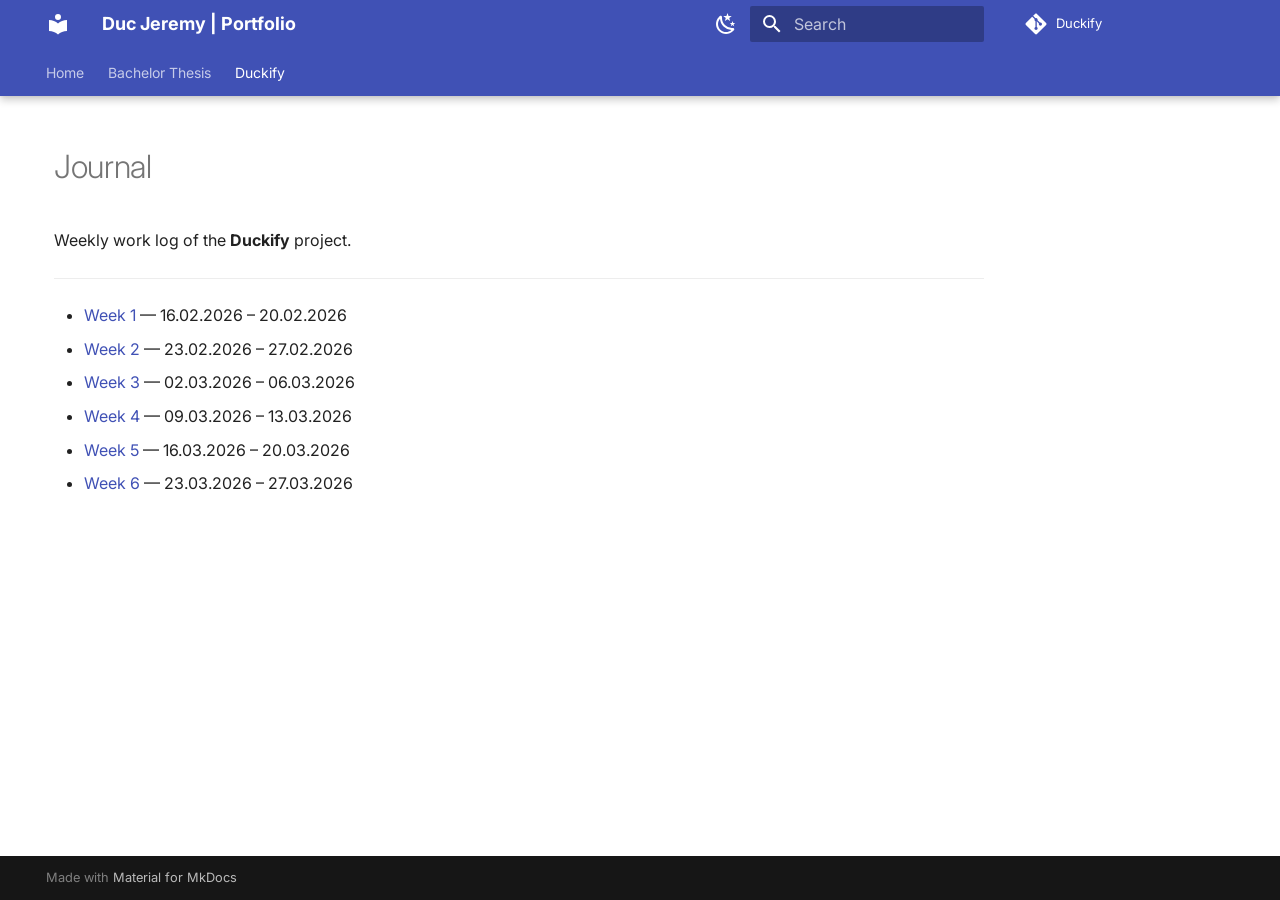
<file: duckify/journal/index.html>
<!doctype html>
<html lang="en" class="no-js">
  <head>
    
      <meta charset="utf-8">
      <meta name="viewport" content="width=device-width,initial-scale=1">
      
      
      
      
        <link rel="prev" href="../competences/">
      
      
        <link rel="next" href="week1/">
      
      
        
      
      
      <link rel="icon" href="../../assets/logo.png">
      <meta name="generator" content="mkdocs-1.6.1, mkdocs-material-9.7.6">
    
    
      
        <title>Overview - Duc Jeremy | Portfolio</title>
      
    
    
      <link rel="stylesheet" href="../../assets/stylesheets/main.484c7ddc.min.css">
      
        
        <link rel="stylesheet" href="../../assets/stylesheets/palette.ab4e12ef.min.css">
      
      


    
    
      
    
    
      
        
        
        <link rel="preconnect" href="https://fonts.gstatic.com" crossorigin>
        <link rel="stylesheet" href="https://fonts.googleapis.com/css?family=Inter:300,300i,400,400i,700,700i%7CRoboto+Mono:400,400i,700,700i&display=fallback">
        <style>:root{--md-text-font:"Inter";--md-code-font:"Roboto Mono"}</style>
      
    
    
      <link rel="stylesheet" href="../../stylesheets/extra.css">
    
    <script>__md_scope=new URL("../..",location),__md_hash=e=>[...e].reduce(((e,_)=>(e<<5)-e+_.charCodeAt(0)),0),__md_get=(e,_=localStorage,t=__md_scope)=>JSON.parse(_.getItem(t.pathname+"."+e)),__md_set=(e,_,t=localStorage,a=__md_scope)=>{try{t.setItem(a.pathname+"."+e,JSON.stringify(_))}catch(e){}}</script>
    
      

    
    
  </head>
  
  
    
    
      
    
    
    
    
    <body dir="ltr" data-md-color-scheme="default" data-md-color-primary="indigo" data-md-color-accent="indigo">
  
    
    <input class="md-toggle" data-md-toggle="drawer" type="checkbox" id="__drawer" autocomplete="off">
    <input class="md-toggle" data-md-toggle="search" type="checkbox" id="__search" autocomplete="off">
    <label class="md-overlay" for="__drawer"></label>
    <div data-md-component="skip">
      
        
        <a href="#journal" class="md-skip">
          Skip to content
        </a>
      
    </div>
    <div data-md-component="announce">
      
    </div>
    
    
      

  

<header class="md-header md-header--shadow md-header--lifted" data-md-component="header">
  <nav class="md-header__inner md-grid" aria-label="Header">
    <a href="../.." title="Duc Jeremy | Portfolio" class="md-header__button md-logo" aria-label="Duc Jeremy | Portfolio" data-md-component="logo">
      
  
  <svg xmlns="http://www.w3.org/2000/svg" viewBox="0 0 24 24"><path d="M12 8a3 3 0 0 0 3-3 3 3 0 0 0-3-3 3 3 0 0 0-3 3 3 3 0 0 0 3 3m0 3.54C9.64 9.35 6.5 8 3 8v11c3.5 0 6.64 1.35 9 3.54 2.36-2.19 5.5-3.54 9-3.54V8c-3.5 0-6.64 1.35-9 3.54"/></svg>

    </a>
    <label class="md-header__button md-icon" for="__drawer">
      
      <svg xmlns="http://www.w3.org/2000/svg" viewBox="0 0 24 24"><path d="M3 6h18v2H3zm0 5h18v2H3zm0 5h18v2H3z"/></svg>
    </label>
    <div class="md-header__title" data-md-component="header-title">
      <div class="md-header__ellipsis">
        <div class="md-header__topic">
          <span class="md-ellipsis">
            Duc Jeremy | Portfolio
          </span>
        </div>
        <div class="md-header__topic" data-md-component="header-topic">
          <span class="md-ellipsis">
            
              Overview
            
          </span>
        </div>
      </div>
    </div>
    
      
        <form class="md-header__option" data-md-component="palette">
  
    
    
    
    <input class="md-option" data-md-color-media="" data-md-color-scheme="default" data-md-color-primary="indigo" data-md-color-accent="indigo"  aria-label="Switch to dark mode"  type="radio" name="__palette" id="__palette_0">
    
      <label class="md-header__button md-icon" title="Switch to dark mode" for="__palette_1" hidden>
        <svg xmlns="http://www.w3.org/2000/svg" viewBox="0 0 24 24"><path d="m17.75 4.09-2.53 1.94.91 3.06-2.63-1.81-2.63 1.81.91-3.06-2.53-1.94L12.44 4l1.06-3 1.06 3zm3.5 6.91-1.64 1.25.59 1.98-1.7-1.17-1.7 1.17.59-1.98L15.75 11l2.06-.05L18.5 9l.69 1.95zm-2.28 4.95c.83-.08 1.72 1.1 1.19 1.85-.32.45-.66.87-1.08 1.27C15.17 23 8.84 23 4.94 19.07c-3.91-3.9-3.91-10.24 0-14.14.4-.4.82-.76 1.27-1.08.75-.53 1.93.36 1.85 1.19-.27 2.86.69 5.83 2.89 8.02a9.96 9.96 0 0 0 8.02 2.89m-1.64 2.02a12.08 12.08 0 0 1-7.8-3.47c-2.17-2.19-3.33-5-3.49-7.82-2.81 3.14-2.7 7.96.31 10.98 3.02 3.01 7.84 3.12 10.98.31"/></svg>
      </label>
    
  
    
    
    
    <input class="md-option" data-md-color-media="" data-md-color-scheme="slate" data-md-color-primary="indigo" data-md-color-accent="indigo"  aria-label="Switch to light mode"  type="radio" name="__palette" id="__palette_1">
    
      <label class="md-header__button md-icon" title="Switch to light mode" for="__palette_0" hidden>
        <svg xmlns="http://www.w3.org/2000/svg" viewBox="0 0 24 24"><path d="M12 7a5 5 0 0 1 5 5 5 5 0 0 1-5 5 5 5 0 0 1-5-5 5 5 0 0 1 5-5m0 2a3 3 0 0 0-3 3 3 3 0 0 0 3 3 3 3 0 0 0 3-3 3 3 0 0 0-3-3m0-7 2.39 3.42C13.65 5.15 12.84 5 12 5s-1.65.15-2.39.42zM3.34 7l4.16-.35A7.2 7.2 0 0 0 5.94 8.5c-.44.74-.69 1.5-.83 2.29zm.02 10 1.76-3.77a7.131 7.131 0 0 0 2.38 4.14zM20.65 7l-1.77 3.79a7.02 7.02 0 0 0-2.38-4.15zm-.01 10-4.14.36c.59-.51 1.12-1.14 1.54-1.86.42-.73.69-1.5.83-2.29zM12 22l-2.41-3.44c.74.27 1.55.44 2.41.44.82 0 1.63-.17 2.37-.44z"/></svg>
      </label>
    
  
</form>
      
    
    
      <script>var palette=__md_get("__palette");if(palette&&palette.color){if("(prefers-color-scheme)"===palette.color.media){var media=matchMedia("(prefers-color-scheme: light)"),input=document.querySelector(media.matches?"[data-md-color-media='(prefers-color-scheme: light)']":"[data-md-color-media='(prefers-color-scheme: dark)']");palette.color.media=input.getAttribute("data-md-color-media"),palette.color.scheme=input.getAttribute("data-md-color-scheme"),palette.color.primary=input.getAttribute("data-md-color-primary"),palette.color.accent=input.getAttribute("data-md-color-accent")}for(var[key,value]of Object.entries(palette.color))document.body.setAttribute("data-md-color-"+key,value)}</script>
    
    
    
      
      
        <label class="md-header__button md-icon" for="__search">
          
          <svg xmlns="http://www.w3.org/2000/svg" viewBox="0 0 24 24"><path d="M9.5 3A6.5 6.5 0 0 1 16 9.5c0 1.61-.59 3.09-1.56 4.23l.27.27h.79l5 5-1.5 1.5-5-5v-.79l-.27-.27A6.52 6.52 0 0 1 9.5 16 6.5 6.5 0 0 1 3 9.5 6.5 6.5 0 0 1 9.5 3m0 2C7 5 5 7 5 9.5S7 14 9.5 14 14 12 14 9.5 12 5 9.5 5"/></svg>
        </label>
        <div class="md-search" data-md-component="search" role="dialog">
  <label class="md-search__overlay" for="__search"></label>
  <div class="md-search__inner" role="search">
    <form class="md-search__form" name="search">
      <input type="text" class="md-search__input" name="query" aria-label="Search" placeholder="Search" autocapitalize="off" autocorrect="off" autocomplete="off" spellcheck="false" data-md-component="search-query" required>
      <label class="md-search__icon md-icon" for="__search">
        
        <svg xmlns="http://www.w3.org/2000/svg" viewBox="0 0 24 24"><path d="M9.5 3A6.5 6.5 0 0 1 16 9.5c0 1.61-.59 3.09-1.56 4.23l.27.27h.79l5 5-1.5 1.5-5-5v-.79l-.27-.27A6.52 6.52 0 0 1 9.5 16 6.5 6.5 0 0 1 3 9.5 6.5 6.5 0 0 1 9.5 3m0 2C7 5 5 7 5 9.5S7 14 9.5 14 14 12 14 9.5 12 5 9.5 5"/></svg>
        
        <svg xmlns="http://www.w3.org/2000/svg" viewBox="0 0 24 24"><path d="M20 11v2H8l5.5 5.5-1.42 1.42L4.16 12l7.92-7.92L13.5 5.5 8 11z"/></svg>
      </label>
      <nav class="md-search__options" aria-label="Search">
        
        <button type="reset" class="md-search__icon md-icon" title="Clear" aria-label="Clear" tabindex="-1">
          
          <svg xmlns="http://www.w3.org/2000/svg" viewBox="0 0 24 24"><path d="M19 6.41 17.59 5 12 10.59 6.41 5 5 6.41 10.59 12 5 17.59 6.41 19 12 13.41 17.59 19 19 17.59 13.41 12z"/></svg>
        </button>
      </nav>
      
    </form>
    <div class="md-search__output">
      <div class="md-search__scrollwrap" tabindex="0" data-md-scrollfix>
        <div class="md-search-result" data-md-component="search-result">
          <div class="md-search-result__meta">
            Initializing search
          </div>
          <ol class="md-search-result__list" role="presentation"></ol>
        </div>
      </div>
    </div>
  </div>
</div>
      
    
    
      <div class="md-header__source">
        <a href="https://github.com/Toys-R-Us-Rex/Duckify" title="Go to repository" class="md-source" data-md-component="source">
  <div class="md-source__icon md-icon">
    
    <svg xmlns="http://www.w3.org/2000/svg" viewBox="0 0 448 512"><!--! Font Awesome Free 7.1.0 by @fontawesome - https://fontawesome.com License - https://fontawesome.com/license/free (Icons: CC BY 4.0, Fonts: SIL OFL 1.1, Code: MIT License) Copyright 2025 Fonticons, Inc.--><path d="M439.6 236.1 244 40.5c-5.4-5.5-12.8-8.5-20.4-8.5s-15 3-20.4 8.4L162.5 81l51.5 51.5c27.1-9.1 52.7 16.8 43.4 43.7l49.7 49.7c34.2-11.8 61.2 31 35.5 56.7-26.5 26.5-70.2-2.9-56-37.3L240.3 199v121.9c25.3 12.5 22.3 41.8 9.1 55-6.4 6.4-15.2 10.1-24.3 10.1s-17.8-3.6-24.3-10.1c-17.6-17.6-11.1-46.9 11.2-56v-123c-20.8-8.5-24.6-30.7-18.6-45L142.6 101 8.5 235.1C3 240.6 0 247.9 0 255.5s3 15 8.5 20.4l195.6 195.7c5.4 5.4 12.7 8.4 20.4 8.4s15-3 20.4-8.4l194.7-194.7c5.4-5.4 8.4-12.8 8.4-20.4s-3-15-8.4-20.4"/></svg>
  </div>
  <div class="md-source__repository">
    Duckify
  </div>
</a>
      </div>
    
  </nav>
  
    
      
<nav class="md-tabs" aria-label="Tabs" data-md-component="tabs">
  <div class="md-grid">
    <ul class="md-tabs__list">
      
        
  
  
  
  
    <li class="md-tabs__item">
      <a href="../.." class="md-tabs__link">
        
  
  
    
  
  Home

      </a>
    </li>
  

      
        
  
  
  
  
    
    
      <li class="md-tabs__item">
        <a href="../../bachelor/" class="md-tabs__link">
          
  
  
  Bachelor Thesis

        </a>
      </li>
    
  

      
        
  
  
  
    
  
  
    
    
      <li class="md-tabs__item md-tabs__item--active">
        <a href="../" class="md-tabs__link">
          
  
  
  Duckify

        </a>
      </li>
    
  

      
    </ul>
  </div>
</nav>
    
  
</header>
    
    <div class="md-container" data-md-component="container">
      
      
        
      
      <main class="md-main" data-md-component="main">
        <div class="md-main__inner md-grid">
          
            
              
              <div class="md-sidebar md-sidebar--primary" data-md-component="sidebar" data-md-type="navigation" >
                <div class="md-sidebar__scrollwrap">
                  <div class="md-sidebar__inner">
                    


  


<nav class="md-nav md-nav--primary md-nav--lifted" aria-label="Navigation" data-md-level="0">
  <label class="md-nav__title" for="__drawer">
    <a href="../.." title="Duc Jeremy | Portfolio" class="md-nav__button md-logo" aria-label="Duc Jeremy | Portfolio" data-md-component="logo">
      
  
  <svg xmlns="http://www.w3.org/2000/svg" viewBox="0 0 24 24"><path d="M12 8a3 3 0 0 0 3-3 3 3 0 0 0-3-3 3 3 0 0 0-3 3 3 3 0 0 0 3 3m0 3.54C9.64 9.35 6.5 8 3 8v11c3.5 0 6.64 1.35 9 3.54 2.36-2.19 5.5-3.54 9-3.54V8c-3.5 0-6.64 1.35-9 3.54"/></svg>

    </a>
    Duc Jeremy | Portfolio
  </label>
  
    <div class="md-nav__source">
      <a href="https://github.com/Toys-R-Us-Rex/Duckify" title="Go to repository" class="md-source" data-md-component="source">
  <div class="md-source__icon md-icon">
    
    <svg xmlns="http://www.w3.org/2000/svg" viewBox="0 0 448 512"><!--! Font Awesome Free 7.1.0 by @fontawesome - https://fontawesome.com License - https://fontawesome.com/license/free (Icons: CC BY 4.0, Fonts: SIL OFL 1.1, Code: MIT License) Copyright 2025 Fonticons, Inc.--><path d="M439.6 236.1 244 40.5c-5.4-5.5-12.8-8.5-20.4-8.5s-15 3-20.4 8.4L162.5 81l51.5 51.5c27.1-9.1 52.7 16.8 43.4 43.7l49.7 49.7c34.2-11.8 61.2 31 35.5 56.7-26.5 26.5-70.2-2.9-56-37.3L240.3 199v121.9c25.3 12.5 22.3 41.8 9.1 55-6.4 6.4-15.2 10.1-24.3 10.1s-17.8-3.6-24.3-10.1c-17.6-17.6-11.1-46.9 11.2-56v-123c-20.8-8.5-24.6-30.7-18.6-45L142.6 101 8.5 235.1C3 240.6 0 247.9 0 255.5s3 15 8.5 20.4l195.6 195.7c5.4 5.4 12.7 8.4 20.4 8.4s15-3 20.4-8.4l194.7-194.7c5.4-5.4 8.4-12.8 8.4-20.4s-3-15-8.4-20.4"/></svg>
  </div>
  <div class="md-source__repository">
    Duckify
  </div>
</a>
    </div>
  
  <ul class="md-nav__list" data-md-scrollfix>
    
      
      
  
  
  
  
    <li class="md-nav__item">
      <a href="../.." class="md-nav__link">
        
  
  
  <span class="md-ellipsis">
    
  
    Home
  

    
  </span>
  
  

      </a>
    </li>
  

    
      
      
  
  
  
  
    
    
    
    
      
      
        
      
    
    
    <li class="md-nav__item md-nav__item--nested">
      
        
        
        <input class="md-nav__toggle md-toggle " type="checkbox" id="__nav_2" >
        
          
          <label class="md-nav__link" for="__nav_2" id="__nav_2_label" tabindex="0">
            
  
  
  <span class="md-ellipsis">
    
  
    Bachelor Thesis
  

    
  </span>
  
  

            <span class="md-nav__icon md-icon"></span>
          </label>
        
        <nav class="md-nav" data-md-level="1" aria-labelledby="__nav_2_label" aria-expanded="false">
          <label class="md-nav__title" for="__nav_2">
            <span class="md-nav__icon md-icon"></span>
            
  
    Bachelor Thesis
  

          </label>
          <ul class="md-nav__list" data-md-scrollfix>
            
              
                
  
  
  
  
    <li class="md-nav__item">
      <a href="../../bachelor/" class="md-nav__link">
        
  
  
  <span class="md-ellipsis">
    
  
    Overview
  

    
  </span>
  
  

      </a>
    </li>
  

              
            
          </ul>
        </nav>
      
    </li>
  

    
      
      
  
  
    
  
  
  
    
    
    
    
      
        
        
      
      
        
      
    
    
    <li class="md-nav__item md-nav__item--active md-nav__item--section md-nav__item--nested">
      
        
        
        <input class="md-nav__toggle md-toggle " type="checkbox" id="__nav_3" checked>
        
          
          <label class="md-nav__link" for="__nav_3" id="__nav_3_label" tabindex="">
            
  
  
  <span class="md-ellipsis">
    
  
    Duckify
  

    
  </span>
  
  

            <span class="md-nav__icon md-icon"></span>
          </label>
        
        <nav class="md-nav" data-md-level="1" aria-labelledby="__nav_3_label" aria-expanded="true">
          <label class="md-nav__title" for="__nav_3">
            <span class="md-nav__icon md-icon"></span>
            
  
    Duckify
  

          </label>
          <ul class="md-nav__list" data-md-scrollfix>
            
              
                
  
  
  
  
    <li class="md-nav__item">
      <a href="../" class="md-nav__link">
        
  
  
  <span class="md-ellipsis">
    
  
    Overview
  

    
  </span>
  
  

      </a>
    </li>
  

              
            
              
                
  
  
  
  
    <li class="md-nav__item">
      <a href="../competences/" class="md-nav__link">
        
  
  
  <span class="md-ellipsis">
    
  
    Compétences
  

    
  </span>
  
  

      </a>
    </li>
  

              
            
              
                
  
  
    
  
  
  
    
    
    
    
      
      
        
          
          
        
      
    
    
    <li class="md-nav__item md-nav__item--active md-nav__item--section md-nav__item--nested">
      
        
        
        <input class="md-nav__toggle md-toggle " type="checkbox" id="__nav_3_3" checked>
        
          
          <label class="md-nav__link" for="__nav_3_3" id="__nav_3_3_label" tabindex="">
            
  
  
  <span class="md-ellipsis">
    
  
    Journal
  

    
  </span>
  
  

            <span class="md-nav__icon md-icon"></span>
          </label>
        
        <nav class="md-nav" data-md-level="2" aria-labelledby="__nav_3_3_label" aria-expanded="true">
          <label class="md-nav__title" for="__nav_3_3">
            <span class="md-nav__icon md-icon"></span>
            
  
    Journal
  

          </label>
          <ul class="md-nav__list" data-md-scrollfix>
            
              
                
  
  
    
  
  
  
    <li class="md-nav__item md-nav__item--active">
      
      <input class="md-nav__toggle md-toggle" type="checkbox" id="__toc">
      
      
        
      
      
      <a href="./" class="md-nav__link md-nav__link--active">
        
  
  
  <span class="md-ellipsis">
    
  
    Overview
  

    
  </span>
  
  

      </a>
      
    </li>
  

              
            
              
                
  
  
  
  
    <li class="md-nav__item">
      <a href="week1/" class="md-nav__link">
        
  
  
  <span class="md-ellipsis">
    
  
    Week 1
  

    
  </span>
  
  

      </a>
    </li>
  

              
            
              
                
  
  
  
  
    <li class="md-nav__item">
      <a href="week2/" class="md-nav__link">
        
  
  
  <span class="md-ellipsis">
    
  
    Week 2
  

    
  </span>
  
  

      </a>
    </li>
  

              
            
              
                
  
  
  
  
    <li class="md-nav__item">
      <a href="week3/" class="md-nav__link">
        
  
  
  <span class="md-ellipsis">
    
  
    Week 3
  

    
  </span>
  
  

      </a>
    </li>
  

              
            
              
                
  
  
  
  
    <li class="md-nav__item">
      <a href="week4/" class="md-nav__link">
        
  
  
  <span class="md-ellipsis">
    
  
    Week 4
  

    
  </span>
  
  

      </a>
    </li>
  

              
            
              
                
  
  
  
  
    <li class="md-nav__item">
      <a href="week5/" class="md-nav__link">
        
  
  
  <span class="md-ellipsis">
    
  
    Week 5
  

    
  </span>
  
  

      </a>
    </li>
  

              
            
              
                
  
  
  
  
    <li class="md-nav__item">
      <a href="week6/" class="md-nav__link">
        
  
  
  <span class="md-ellipsis">
    
  
    Week 6
  

    
  </span>
  
  

      </a>
    </li>
  

              
            
          </ul>
        </nav>
      
    </li>
  

              
            
          </ul>
        </nav>
      
    </li>
  

    
  </ul>
</nav>
                  </div>
                </div>
              </div>
            
            
              
              <div class="md-sidebar md-sidebar--secondary" data-md-component="sidebar" data-md-type="toc" >
                <div class="md-sidebar__scrollwrap">
                  <div class="md-sidebar__inner">
                    

<nav class="md-nav md-nav--secondary" aria-label="Table of contents">
  
  
  
    
  
  
</nav>
                  </div>
                </div>
              </div>
            
          
          
            <div class="md-content" data-md-component="content">
              
              <article class="md-content__inner md-typeset">
                
                  


  
  


<h1 id="journal">Journal</h1>
<p>Weekly work log of the <strong>Duckify</strong> project.</p>
<hr />
<ul>
<li><a href="week1/">Week 1</a> — 16.02.2026 – 20.02.2026</li>
<li><a href="week2/">Week 2</a> — 23.02.2026 – 27.02.2026</li>
<li><a href="week3/">Week 3</a> — 02.03.2026 – 06.03.2026</li>
<li><a href="week4/">Week 4</a> — 09.03.2026 – 13.03.2026</li>
<li><a href="week5/">Week 5</a> — 16.03.2026 – 20.03.2026</li>
<li><a href="week6/">Week 6</a> — 23.03.2026 – 27.03.2026</li>
</ul>












                
              </article>
            </div>
          
          
<script>var target=document.getElementById(location.hash.slice(1));target&&target.name&&(target.checked=target.name.startsWith("__tabbed_"))</script>
        </div>
        
          <button type="button" class="md-top md-icon" data-md-component="top" hidden>
  
  <svg xmlns="http://www.w3.org/2000/svg" viewBox="0 0 24 24"><path d="M13 20h-2V8l-5.5 5.5-1.42-1.42L12 4.16l7.92 7.92-1.42 1.42L13 8z"/></svg>
  Back to top
</button>
        
      </main>
      
        <footer class="md-footer">
  
  <div class="md-footer-meta md-typeset">
    <div class="md-footer-meta__inner md-grid">
      <div class="md-copyright">
  
  
    Made with
    <a href="https://squidfunk.github.io/mkdocs-material/" target="_blank" rel="noopener">
      Material for MkDocs
    </a>
  
</div>
      
    </div>
  </div>
</footer>
      
    </div>
    <div class="md-dialog" data-md-component="dialog">
      <div class="md-dialog__inner md-typeset"></div>
    </div>
    
    
    
      
      
      <script id="__config" type="application/json">{"annotate": null, "base": "../..", "features": ["navigation.tabs", "navigation.tabs.sticky", "navigation.sections", "navigation.top", "toc.follow"], "search": "../../assets/javascripts/workers/search.2c215733.min.js", "tags": null, "translations": {"clipboard.copied": "Copied to clipboard", "clipboard.copy": "Copy to clipboard", "search.result.more.one": "1 more on this page", "search.result.more.other": "# more on this page", "search.result.none": "No matching documents", "search.result.one": "1 matching document", "search.result.other": "# matching documents", "search.result.placeholder": "Type to start searching", "search.result.term.missing": "Missing", "select.version": "Select version"}, "version": null}</script>
    
    
      <script src="../../assets/javascripts/bundle.79ae519e.min.js"></script>
      
    
  </body>
</html>
</file>
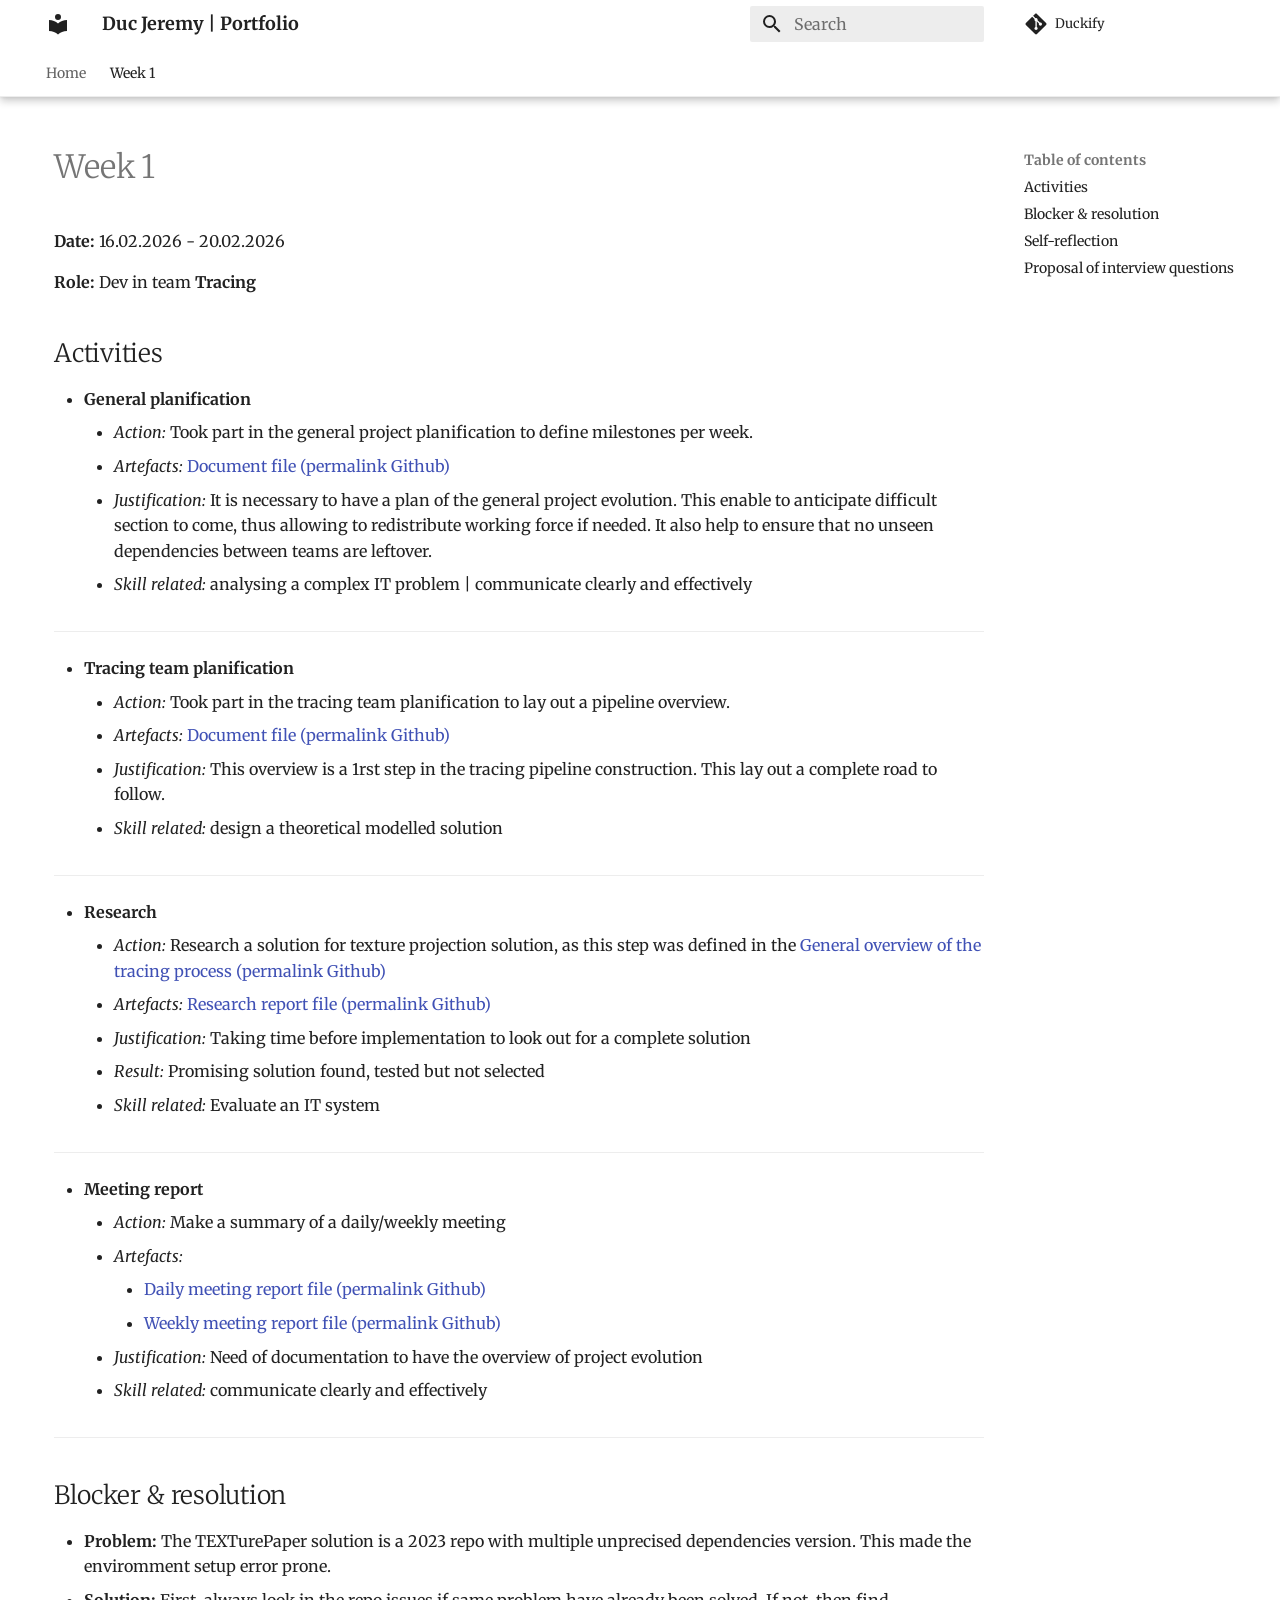
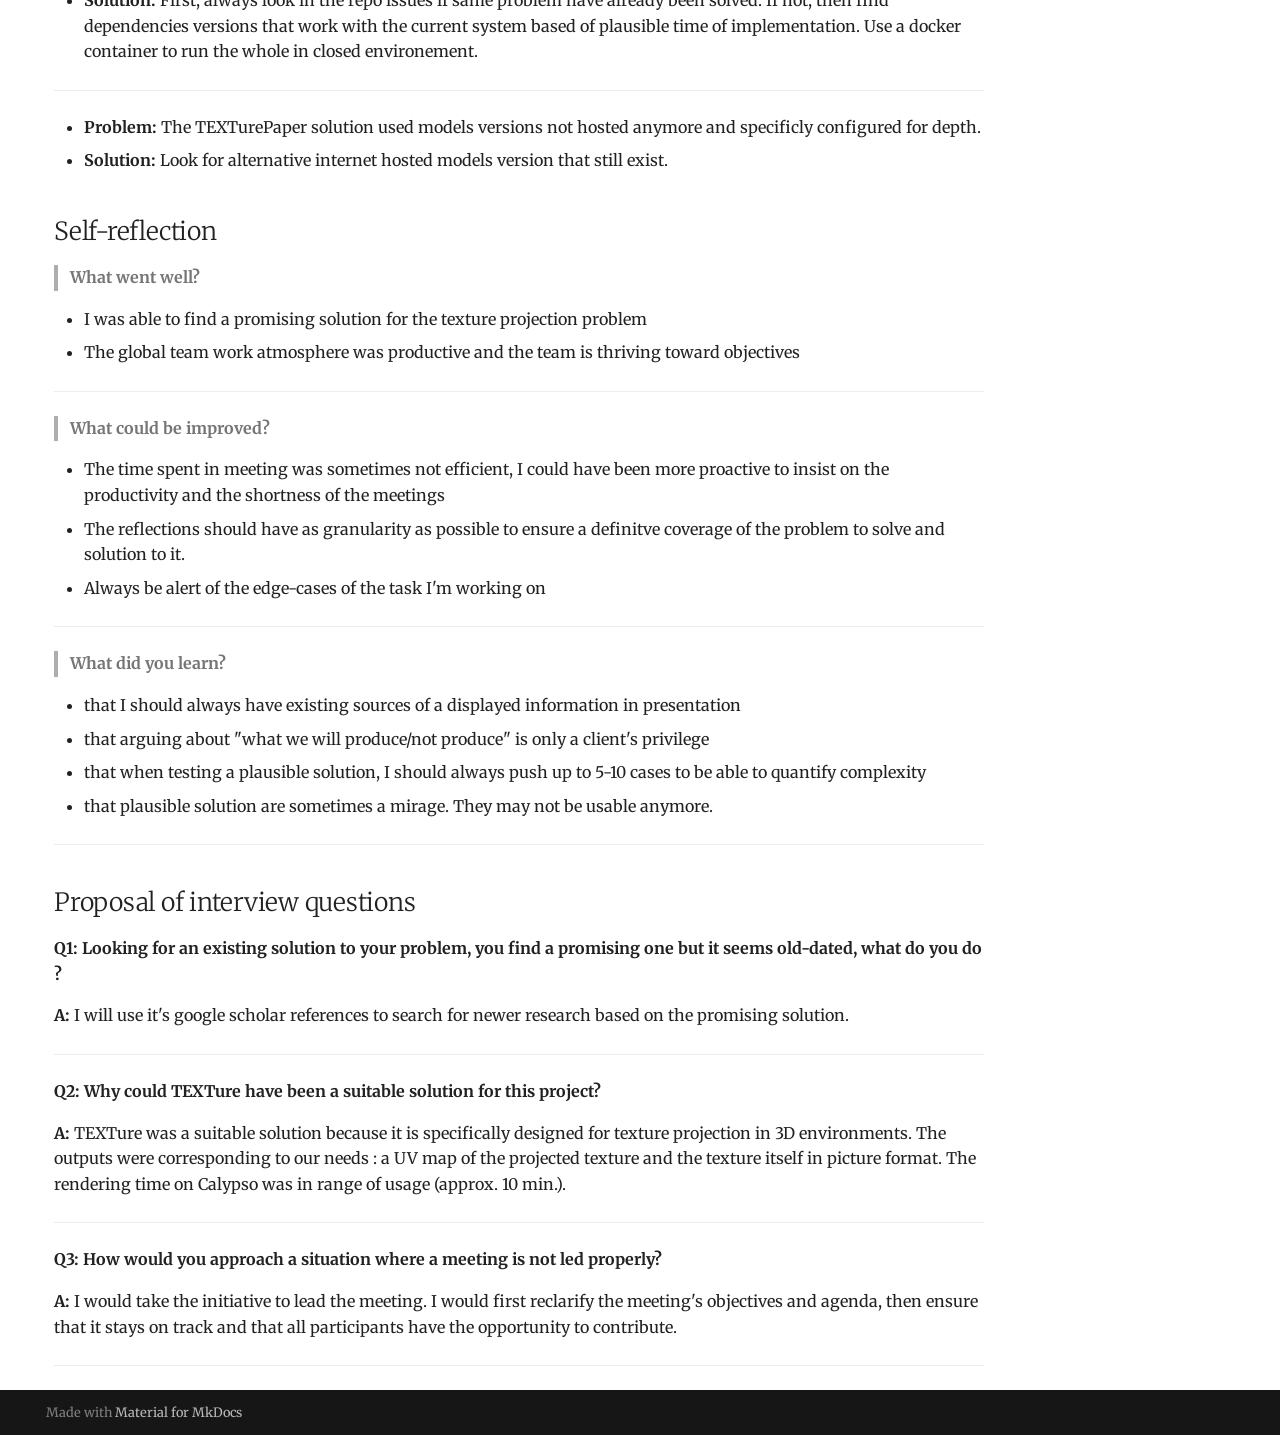
<file: journal/week1/index.html>
<!doctype html>
<html lang="en" class="no-js">
  <head>
    
      <meta charset="utf-8">
      <meta name="viewport" content="width=device-width,initial-scale=1">
      
      
      
        <link rel="canonical" href="https://github.com/jijiduc/portfolio/journal/week1/">
      
      
        <link rel="prev" href="../..">
      
      
      
        
      
      
      <link rel="icon" href="../../assets/jd.jpg">
      <meta name="generator" content="mkdocs-1.6.1, mkdocs-material-9.7.2">
    
    
      
        <title>Week 1 - Duc Jeremy | Portfolio</title>
      
    
    
      <link rel="stylesheet" href="../../assets/stylesheets/main.484c7ddc.min.css">
      
        
        <link rel="stylesheet" href="../../assets/stylesheets/palette.ab4e12ef.min.css">
      
      


    
    
      
    
    
      
        
        
        <link rel="preconnect" href="https://fonts.gstatic.com" crossorigin>
        <link rel="stylesheet" href="https://fonts.googleapis.com/css?family=Merriweather:300,300i,400,400i,700,700i%7CRoboto+Mono:400,400i,700,700i&display=fallback">
        <style>:root{--md-text-font:"Merriweather";--md-code-font:"Roboto Mono"}</style>
      
    
    
      <link rel="stylesheet" href="../../stylesheets/extra.css">
    
    <script>__md_scope=new URL("../..",location),__md_hash=e=>[...e].reduce(((e,_)=>(e<<5)-e+_.charCodeAt(0)),0),__md_get=(e,_=localStorage,t=__md_scope)=>JSON.parse(_.getItem(t.pathname+"."+e)),__md_set=(e,_,t=localStorage,a=__md_scope)=>{try{t.setItem(a.pathname+"."+e,JSON.stringify(_))}catch(e){}}</script>
    
      

    
    
  </head>
  
  
    
    
    
    
    
    <body dir="ltr" data-md-color-scheme="default" data-md-color-primary="white" data-md-color-accent="deep-purple">
  
    
    <input class="md-toggle" data-md-toggle="drawer" type="checkbox" id="__drawer" autocomplete="off">
    <input class="md-toggle" data-md-toggle="search" type="checkbox" id="__search" autocomplete="off">
    <label class="md-overlay" for="__drawer"></label>
    <div data-md-component="skip">
      
        
        <a href="#week-1" class="md-skip">
          Skip to content
        </a>
      
    </div>
    <div data-md-component="announce">
      
    </div>
    
    
      

  

<header class="md-header md-header--shadow md-header--lifted" data-md-component="header">
  <nav class="md-header__inner md-grid" aria-label="Header">
    <a href="../.." title="Duc Jeremy | Portfolio" class="md-header__button md-logo" aria-label="Duc Jeremy | Portfolio" data-md-component="logo">
      
  
  <svg xmlns="http://www.w3.org/2000/svg" viewBox="0 0 24 24"><path d="M12 8a3 3 0 0 0 3-3 3 3 0 0 0-3-3 3 3 0 0 0-3 3 3 3 0 0 0 3 3m0 3.54C9.64 9.35 6.5 8 3 8v11c3.5 0 6.64 1.35 9 3.54 2.36-2.19 5.5-3.54 9-3.54V8c-3.5 0-6.64 1.35-9 3.54"/></svg>

    </a>
    <label class="md-header__button md-icon" for="__drawer">
      
      <svg xmlns="http://www.w3.org/2000/svg" viewBox="0 0 24 24"><path d="M3 6h18v2H3zm0 5h18v2H3zm0 5h18v2H3z"/></svg>
    </label>
    <div class="md-header__title" data-md-component="header-title">
      <div class="md-header__ellipsis">
        <div class="md-header__topic">
          <span class="md-ellipsis">
            Duc Jeremy | Portfolio
          </span>
        </div>
        <div class="md-header__topic" data-md-component="header-topic">
          <span class="md-ellipsis">
            
              Week 1
            
          </span>
        </div>
      </div>
    </div>
    
      
    
    
    
    
      
      
        <label class="md-header__button md-icon" for="__search">
          
          <svg xmlns="http://www.w3.org/2000/svg" viewBox="0 0 24 24"><path d="M9.5 3A6.5 6.5 0 0 1 16 9.5c0 1.61-.59 3.09-1.56 4.23l.27.27h.79l5 5-1.5 1.5-5-5v-.79l-.27-.27A6.52 6.52 0 0 1 9.5 16 6.5 6.5 0 0 1 3 9.5 6.5 6.5 0 0 1 9.5 3m0 2C7 5 5 7 5 9.5S7 14 9.5 14 14 12 14 9.5 12 5 9.5 5"/></svg>
        </label>
        <div class="md-search" data-md-component="search" role="dialog">
  <label class="md-search__overlay" for="__search"></label>
  <div class="md-search__inner" role="search">
    <form class="md-search__form" name="search">
      <input type="text" class="md-search__input" name="query" aria-label="Search" placeholder="Search" autocapitalize="off" autocorrect="off" autocomplete="off" spellcheck="false" data-md-component="search-query" required>
      <label class="md-search__icon md-icon" for="__search">
        
        <svg xmlns="http://www.w3.org/2000/svg" viewBox="0 0 24 24"><path d="M9.5 3A6.5 6.5 0 0 1 16 9.5c0 1.61-.59 3.09-1.56 4.23l.27.27h.79l5 5-1.5 1.5-5-5v-.79l-.27-.27A6.52 6.52 0 0 1 9.5 16 6.5 6.5 0 0 1 3 9.5 6.5 6.5 0 0 1 9.5 3m0 2C7 5 5 7 5 9.5S7 14 9.5 14 14 12 14 9.5 12 5 9.5 5"/></svg>
        
        <svg xmlns="http://www.w3.org/2000/svg" viewBox="0 0 24 24"><path d="M20 11v2H8l5.5 5.5-1.42 1.42L4.16 12l7.92-7.92L13.5 5.5 8 11z"/></svg>
      </label>
      <nav class="md-search__options" aria-label="Search">
        
        <button type="reset" class="md-search__icon md-icon" title="Clear" aria-label="Clear" tabindex="-1">
          
          <svg xmlns="http://www.w3.org/2000/svg" viewBox="0 0 24 24"><path d="M19 6.41 17.59 5 12 10.59 6.41 5 5 6.41 10.59 12 5 17.59 6.41 19 12 13.41 17.59 19 19 17.59 13.41 12z"/></svg>
        </button>
      </nav>
      
    </form>
    <div class="md-search__output">
      <div class="md-search__scrollwrap" tabindex="0" data-md-scrollfix>
        <div class="md-search-result" data-md-component="search-result">
          <div class="md-search-result__meta">
            Initializing search
          </div>
          <ol class="md-search-result__list" role="presentation"></ol>
        </div>
      </div>
    </div>
  </div>
</div>
      
    
    
      <div class="md-header__source">
        <a href="https://github.com/Toys-R-Us-Rex/Duckify" title="Go to repository" class="md-source" data-md-component="source">
  <div class="md-source__icon md-icon">
    
    <svg xmlns="http://www.w3.org/2000/svg" viewBox="0 0 448 512"><!--! Font Awesome Free 7.1.0 by @fontawesome - https://fontawesome.com License - https://fontawesome.com/license/free (Icons: CC BY 4.0, Fonts: SIL OFL 1.1, Code: MIT License) Copyright 2025 Fonticons, Inc.--><path d="M439.6 236.1 244 40.5c-5.4-5.5-12.8-8.5-20.4-8.5s-15 3-20.4 8.4L162.5 81l51.5 51.5c27.1-9.1 52.7 16.8 43.4 43.7l49.7 49.7c34.2-11.8 61.2 31 35.5 56.7-26.5 26.5-70.2-2.9-56-37.3L240.3 199v121.9c25.3 12.5 22.3 41.8 9.1 55-6.4 6.4-15.2 10.1-24.3 10.1s-17.8-3.6-24.3-10.1c-17.6-17.6-11.1-46.9 11.2-56v-123c-20.8-8.5-24.6-30.7-18.6-45L142.6 101 8.5 235.1C3 240.6 0 247.9 0 255.5s3 15 8.5 20.4l195.6 195.7c5.4 5.4 12.7 8.4 20.4 8.4s15-3 20.4-8.4l194.7-194.7c5.4-5.4 8.4-12.8 8.4-20.4s-3-15-8.4-20.4"/></svg>
  </div>
  <div class="md-source__repository">
    Duckify
  </div>
</a>
      </div>
    
  </nav>
  
    
      
<nav class="md-tabs" aria-label="Tabs" data-md-component="tabs">
  <div class="md-grid">
    <ul class="md-tabs__list">
      
        
  
  
  
  
    <li class="md-tabs__item">
      <a href="../.." class="md-tabs__link">
        
  
  
    
  
  Home

      </a>
    </li>
  

      
        
  
  
  
    
  
  
    <li class="md-tabs__item md-tabs__item--active">
      <a href="./" class="md-tabs__link">
        
  
  
    
  
  Week 1

      </a>
    </li>
  

      
    </ul>
  </div>
</nav>
    
  
</header>
    
    <div class="md-container" data-md-component="container">
      
      
        
      
      <main class="md-main" data-md-component="main">
        <div class="md-main__inner md-grid">
          
            
              
              <div class="md-sidebar md-sidebar--primary" data-md-component="sidebar" data-md-type="navigation" >
                <div class="md-sidebar__scrollwrap">
                  <div class="md-sidebar__inner">
                    


  


<nav class="md-nav md-nav--primary md-nav--lifted" aria-label="Navigation" data-md-level="0">
  <label class="md-nav__title" for="__drawer">
    <a href="../.." title="Duc Jeremy | Portfolio" class="md-nav__button md-logo" aria-label="Duc Jeremy | Portfolio" data-md-component="logo">
      
  
  <svg xmlns="http://www.w3.org/2000/svg" viewBox="0 0 24 24"><path d="M12 8a3 3 0 0 0 3-3 3 3 0 0 0-3-3 3 3 0 0 0-3 3 3 3 0 0 0 3 3m0 3.54C9.64 9.35 6.5 8 3 8v11c3.5 0 6.64 1.35 9 3.54 2.36-2.19 5.5-3.54 9-3.54V8c-3.5 0-6.64 1.35-9 3.54"/></svg>

    </a>
    Duc Jeremy | Portfolio
  </label>
  
    <div class="md-nav__source">
      <a href="https://github.com/Toys-R-Us-Rex/Duckify" title="Go to repository" class="md-source" data-md-component="source">
  <div class="md-source__icon md-icon">
    
    <svg xmlns="http://www.w3.org/2000/svg" viewBox="0 0 448 512"><!--! Font Awesome Free 7.1.0 by @fontawesome - https://fontawesome.com License - https://fontawesome.com/license/free (Icons: CC BY 4.0, Fonts: SIL OFL 1.1, Code: MIT License) Copyright 2025 Fonticons, Inc.--><path d="M439.6 236.1 244 40.5c-5.4-5.5-12.8-8.5-20.4-8.5s-15 3-20.4 8.4L162.5 81l51.5 51.5c27.1-9.1 52.7 16.8 43.4 43.7l49.7 49.7c34.2-11.8 61.2 31 35.5 56.7-26.5 26.5-70.2-2.9-56-37.3L240.3 199v121.9c25.3 12.5 22.3 41.8 9.1 55-6.4 6.4-15.2 10.1-24.3 10.1s-17.8-3.6-24.3-10.1c-17.6-17.6-11.1-46.9 11.2-56v-123c-20.8-8.5-24.6-30.7-18.6-45L142.6 101 8.5 235.1C3 240.6 0 247.9 0 255.5s3 15 8.5 20.4l195.6 195.7c5.4 5.4 12.7 8.4 20.4 8.4s15-3 20.4-8.4l194.7-194.7c5.4-5.4 8.4-12.8 8.4-20.4s-3-15-8.4-20.4"/></svg>
  </div>
  <div class="md-source__repository">
    Duckify
  </div>
</a>
    </div>
  
  <ul class="md-nav__list" data-md-scrollfix>
    
      
      
  
  
  
  
    <li class="md-nav__item">
      <a href="../.." class="md-nav__link">
        
  
  
  <span class="md-ellipsis">
    
  
    Home
  

    
  </span>
  
  

      </a>
    </li>
  

    
      
      
  
  
    
  
  
  
    <li class="md-nav__item md-nav__item--active">
      
      <input class="md-nav__toggle md-toggle" type="checkbox" id="__toc">
      
      
        
      
      
        <label class="md-nav__link md-nav__link--active" for="__toc">
          
  
  
  <span class="md-ellipsis">
    
  
    Week 1
  

    
  </span>
  
  

          <span class="md-nav__icon md-icon"></span>
        </label>
      
      <a href="./" class="md-nav__link md-nav__link--active">
        
  
  
  <span class="md-ellipsis">
    
  
    Week 1
  

    
  </span>
  
  

      </a>
      
        

<nav class="md-nav md-nav--secondary" aria-label="Table of contents">
  
  
  
    
  
  
    <label class="md-nav__title" for="__toc">
      <span class="md-nav__icon md-icon"></span>
      Table of contents
    </label>
    <ul class="md-nav__list" data-md-component="toc" data-md-scrollfix>
      
        <li class="md-nav__item">
  <a href="#activities" class="md-nav__link">
    <span class="md-ellipsis">
      
        Activities
      
    </span>
  </a>
  
</li>
      
        <li class="md-nav__item">
  <a href="#blocker-resolution" class="md-nav__link">
    <span class="md-ellipsis">
      
        Blocker &amp; resolution
      
    </span>
  </a>
  
</li>
      
        <li class="md-nav__item">
  <a href="#self-reflection" class="md-nav__link">
    <span class="md-ellipsis">
      
        Self-reflection
      
    </span>
  </a>
  
</li>
      
        <li class="md-nav__item">
  <a href="#proposal-of-interview-questions" class="md-nav__link">
    <span class="md-ellipsis">
      
        Proposal of interview questions
      
    </span>
  </a>
  
</li>
      
    </ul>
  
</nav>
      
    </li>
  

    
  </ul>
</nav>
                  </div>
                </div>
              </div>
            
            
              
              <div class="md-sidebar md-sidebar--secondary" data-md-component="sidebar" data-md-type="toc" >
                <div class="md-sidebar__scrollwrap">
                  <div class="md-sidebar__inner">
                    

<nav class="md-nav md-nav--secondary" aria-label="Table of contents">
  
  
  
    
  
  
    <label class="md-nav__title" for="__toc">
      <span class="md-nav__icon md-icon"></span>
      Table of contents
    </label>
    <ul class="md-nav__list" data-md-component="toc" data-md-scrollfix>
      
        <li class="md-nav__item">
  <a href="#activities" class="md-nav__link">
    <span class="md-ellipsis">
      
        Activities
      
    </span>
  </a>
  
</li>
      
        <li class="md-nav__item">
  <a href="#blocker-resolution" class="md-nav__link">
    <span class="md-ellipsis">
      
        Blocker &amp; resolution
      
    </span>
  </a>
  
</li>
      
        <li class="md-nav__item">
  <a href="#self-reflection" class="md-nav__link">
    <span class="md-ellipsis">
      
        Self-reflection
      
    </span>
  </a>
  
</li>
      
        <li class="md-nav__item">
  <a href="#proposal-of-interview-questions" class="md-nav__link">
    <span class="md-ellipsis">
      
        Proposal of interview questions
      
    </span>
  </a>
  
</li>
      
    </ul>
  
</nav>
                  </div>
                </div>
              </div>
            
          
          
            <div class="md-content" data-md-component="content">
              
              <article class="md-content__inner md-typeset">
                
                  


  
  


<h1 id="week-1">Week 1</h1>
<p><strong>Date:</strong> 16.02.2026 - 20.02.2026</p>
<p><strong>Role:</strong> Dev in team <strong>Tracing</strong></p>
<h2 id="activities">Activities</h2>
<ul>
<li><strong>General planification</strong><ul>
<li><em>Action:</em> Took part in the general project planification to define milestones per week. </li>
<li><em>Artefacts:</em> <a href="https://github.com/Toys-R-Us-Rex/Duckify/blob/1787a64b540681b7a8b219607760a1050d72c1cd/docs/planning/steps_milestones.typ">Document file (permalink Github)</a></li>
<li><em>Justification:</em> It is necessary to have a plan of the general project evolution. This enable to anticipate difficult section to come, thus allowing to redistribute working force if needed. It also help to ensure that no unseen dependencies between teams are leftover.</li>
<li><em>Skill related:</em> analysing a complex IT problem | communicate clearly and effectively</li>
</ul>
</li>
</ul>
<hr />
<ul>
<li><strong>Tracing team planification</strong><ul>
<li><em>Action:</em> Took part in the tracing team planification to lay out a pipeline overview. </li>
<li><em>Artefacts:</em> <a href="https://github.com/Toys-R-Us-Rex/Duckify/blob/058f40182c9abd4c097b731ee1d95ff6e53512c0/docs/architecture/tracing/general-overview.typ">Document file (permalink Github)</a></li>
<li><em>Justification:</em> This overview is a 1rst step in the tracing pipeline construction. This lay out a complete road to follow.</li>
<li><em>Skill related:</em> design a theoretical modelled solution</li>
</ul>
</li>
</ul>
<hr />
<ul>
<li><strong>Research</strong><ul>
<li><em>Action:</em> Research a solution for texture projection solution, as this step was defined in the <a href="https://github.com/Toys-R-Us-Rex/Duckify/blob/058f40182c9abd4c097b731ee1d95ff6e53512c0/docs/architecture/tracing/general-overview.typ.">General overview of the tracing process (permalink Github)</a></li>
<li><em>Artefacts:</em> <a href="https://github.com/Toys-R-Us-Rex/Duckify/blob/15c1dbc08bc9060aa37bc681666f70380cd02b3d/docs/research/projection_solution.typ">Research report file (permalink Github)</a></li>
<li><em>Justification:</em> Taking time before implementation to look out for a complete solution </li>
<li><em>Result:</em> Promising solution found, tested but not selected</li>
<li><em>Skill related:</em> Evaluate an IT system </li>
</ul>
</li>
</ul>
<hr />
<ul>
<li><strong>Meeting report</strong><ul>
<li><em>Action:</em> Make a summary of a daily/weekly meeting</li>
<li><em>Artefacts:</em><ul>
<li><a href="https://github.com/Toys-R-Us-Rex/Duckify/blob/be49ae5f111835d253c54c89245da1a22305db2c/docs/meetings/2026-02-19.typ">Daily meeting report file (permalink Github)</a></li>
<li><a href="https://github.com/Toys-R-Us-Rex/Duckify/blob/26aa4719fd0279bd80cab682a85882558017a31d/docs/meetings/weekly/2026-02-20.typ">Weekly meeting report file (permalink Github)</a></li>
</ul>
</li>
<li><em>Justification:</em> Need of documentation to have the overview of project evolution</li>
<li><em>Skill related:</em> communicate clearly and effectively</li>
</ul>
</li>
</ul>
<hr />
<h2 id="blocker-resolution">Blocker &amp; resolution</h2>
<ul>
<li><strong>Problem:</strong> The TEXTurePaper solution is a 2023 repo with multiple unprecised dependencies version. This made the enviromment setup error prone.</li>
<li><strong>Solution:</strong> First, always look in the repo issues if same problem have already been solved. If not, then find dependencies versions that work with the current system based of plausible time of implementation. Use a docker container to run the whole in closed environement.</li>
</ul>
<hr />
<ul>
<li><strong>Problem:</strong> The TEXTurePaper solution used models versions not hosted anymore and specificly configured for depth.</li>
<li><strong>Solution:</strong> Look for alternative internet hosted models version that still exist.</li>
</ul>
<h2 id="self-reflection">Self-reflection</h2>
<blockquote>
<p><strong>What went well?</strong></p>
</blockquote>
<ul>
<li>I was able to find a promising solution for the texture projection problem</li>
<li>The global team work atmosphere was productive and the team is thriving toward objectives</li>
</ul>
<hr />
<blockquote>
<p><strong>What could be improved?</strong></p>
</blockquote>
<ul>
<li>The time spent in meeting was sometimes not efficient, I could have been more proactive to insist on the productivity and the shortness of the meetings</li>
<li>The reflections should have as granularity as possible to ensure a definitve coverage of the problem to solve and solution to it.</li>
<li>Always be alert of the edge-cases of the task I'm working on</li>
</ul>
<hr />
<blockquote>
<p><strong>What did you learn?</strong></p>
</blockquote>
<ul>
<li>that I should always have existing sources of a displayed information in presentation</li>
<li>that arguing about "what we will produce/not produce" is only a client's privilege</li>
<li>that when testing a plausible solution, I should always push up to 5-10 cases to be able to quantify complexity</li>
<li>that plausible solution are sometimes a mirage. They may not be usable anymore.</li>
</ul>
<hr />
<h2 id="proposal-of-interview-questions">Proposal of interview questions</h2>
<p><strong>Q1: Looking for an existing solution to your problem, you find a promising one but it seems old-dated, what do you do ?</strong></p>
<p><strong>A:</strong> I will use it's google scholar references to search for newer research based on the promising solution.</p>
<hr />
<p><strong>Q2: Why could TEXTure have been a suitable solution for this project?</strong></p>
<p><strong>A:</strong> TEXTure was a suitable solution because it is specifically designed for texture projection in 3D environments. The outputs were corresponding to our needs : a UV map of the projected texture and the texture itself in picture format. The rendering time on Calypso was in range of usage (approx. 10 min.).</p>
<hr />
<p><strong>Q3: How would you approach a situation where a meeting is not led properly?</strong></p>
<p><strong>A:</strong> I would take the initiative to lead the meeting. I would first reclarify the meeting's objectives and agenda, then ensure that it stays on track and that all participants have the opportunity to contribute.</p>
<hr />












                
              </article>
            </div>
          
          
<script>var target=document.getElementById(location.hash.slice(1));target&&target.name&&(target.checked=target.name.startsWith("__tabbed_"))</script>
        </div>
        
          <button type="button" class="md-top md-icon" data-md-component="top" hidden>
  
  <svg xmlns="http://www.w3.org/2000/svg" viewBox="0 0 24 24"><path d="M13 20h-2V8l-5.5 5.5-1.42-1.42L12 4.16l7.92 7.92-1.42 1.42L13 8z"/></svg>
  Back to top
</button>
        
      </main>
      
        <footer class="md-footer">
  
  <div class="md-footer-meta md-typeset">
    <div class="md-footer-meta__inner md-grid">
      <div class="md-copyright">
  
  
    Made with
    <a href="https://squidfunk.github.io/mkdocs-material/" target="_blank" rel="noopener">
      Material for MkDocs
    </a>
  
</div>
      
    </div>
  </div>
</footer>
      
    </div>
    <div class="md-dialog" data-md-component="dialog">
      <div class="md-dialog__inner md-typeset"></div>
    </div>
    
    
    
      
      
      <script id="__config" type="application/json">{"annotate": null, "base": "../..", "features": ["navigation.tabs", "navigation.tabs.sticky", "navigation.sections", "navigation.top", "toc.follow", "header.autohide"], "search": "../../assets/javascripts/workers/search.2c215733.min.js", "tags": null, "translations": {"clipboard.copied": "Copied to clipboard", "clipboard.copy": "Copy to clipboard", "search.result.more.one": "1 more on this page", "search.result.more.other": "# more on this page", "search.result.none": "No matching documents", "search.result.one": "1 matching document", "search.result.other": "# matching documents", "search.result.placeholder": "Type to start searching", "search.result.term.missing": "Missing", "select.version": "Select version"}, "version": null}</script>
    
    
      <script src="../../assets/javascripts/bundle.79ae519e.min.js"></script>
      
    
  </body>
</html>
</file>
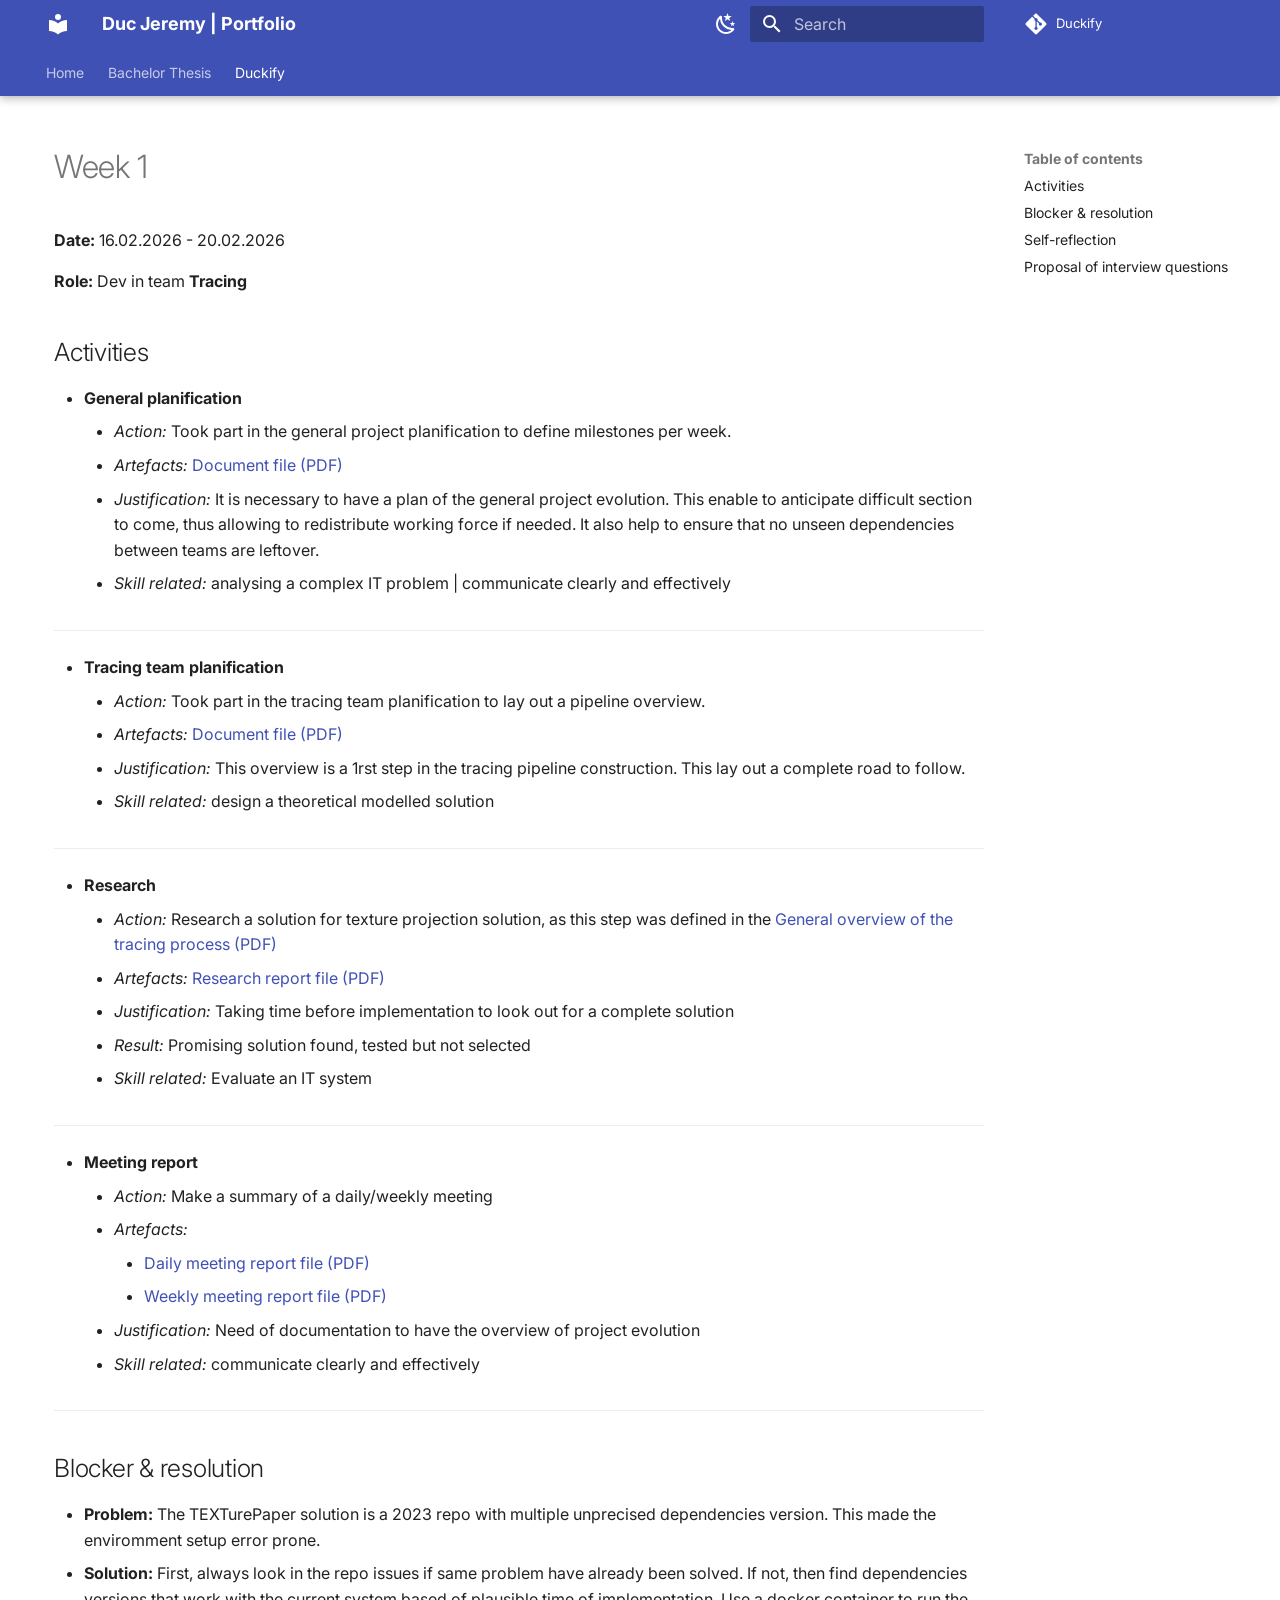
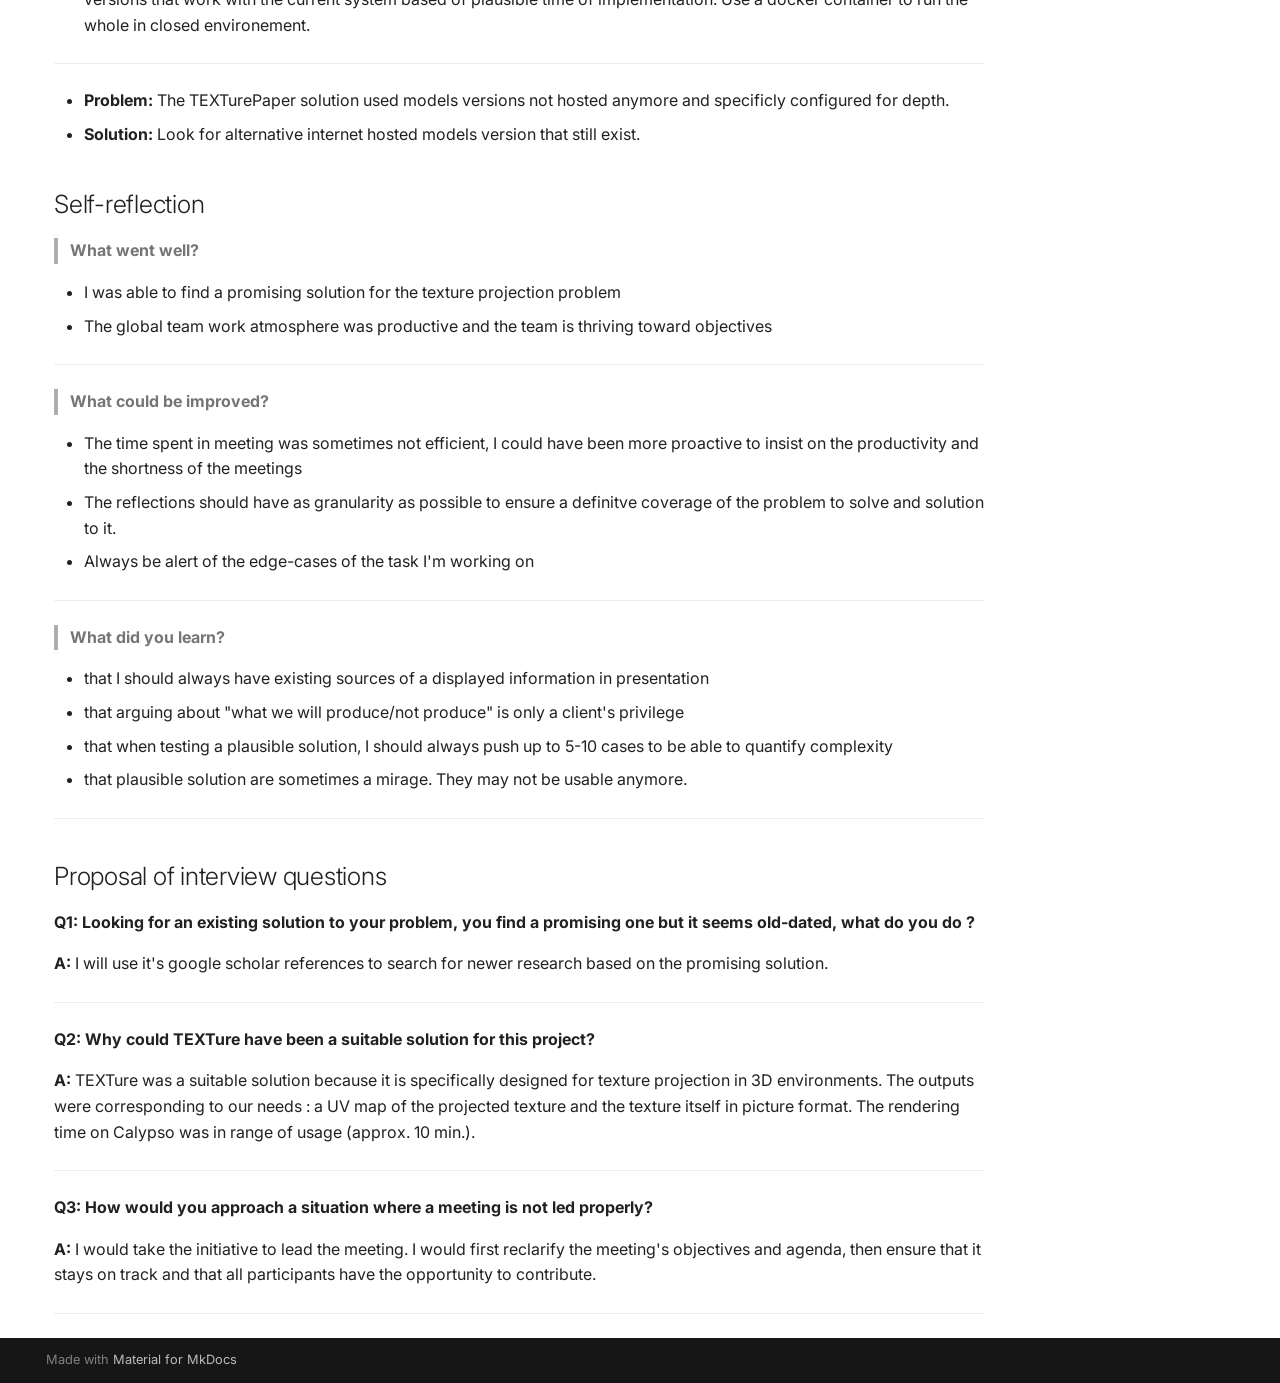
<file: duckify/journal/week1/index.html>
<!doctype html>
<html lang="en" class="no-js">
  <head>
    
      <meta charset="utf-8">
      <meta name="viewport" content="width=device-width,initial-scale=1">
      
      
      
      
        <link rel="prev" href="../">
      
      
        <link rel="next" href="../week2/">
      
      
        
      
      
      <link rel="icon" href="../../../assets/logo.png">
      <meta name="generator" content="mkdocs-1.6.1, mkdocs-material-9.7.6">
    
    
      
        <title>Week 1 - Duc Jeremy | Portfolio</title>
      
    
    
      <link rel="stylesheet" href="../../../assets/stylesheets/main.484c7ddc.min.css">
      
        
        <link rel="stylesheet" href="../../../assets/stylesheets/palette.ab4e12ef.min.css">
      
      


    
    
      
    
    
      
        
        
        <link rel="preconnect" href="https://fonts.gstatic.com" crossorigin>
        <link rel="stylesheet" href="https://fonts.googleapis.com/css?family=Inter:300,300i,400,400i,700,700i%7CRoboto+Mono:400,400i,700,700i&display=fallback">
        <style>:root{--md-text-font:"Inter";--md-code-font:"Roboto Mono"}</style>
      
    
    
      <link rel="stylesheet" href="../../../stylesheets/extra.css">
    
    <script>__md_scope=new URL("../../..",location),__md_hash=e=>[...e].reduce(((e,_)=>(e<<5)-e+_.charCodeAt(0)),0),__md_get=(e,_=localStorage,t=__md_scope)=>JSON.parse(_.getItem(t.pathname+"."+e)),__md_set=(e,_,t=localStorage,a=__md_scope)=>{try{t.setItem(a.pathname+"."+e,JSON.stringify(_))}catch(e){}}</script>
    
      

    
    
  </head>
  
  
    
    
      
    
    
    
    
    <body dir="ltr" data-md-color-scheme="default" data-md-color-primary="indigo" data-md-color-accent="indigo">
  
    
    <input class="md-toggle" data-md-toggle="drawer" type="checkbox" id="__drawer" autocomplete="off">
    <input class="md-toggle" data-md-toggle="search" type="checkbox" id="__search" autocomplete="off">
    <label class="md-overlay" for="__drawer"></label>
    <div data-md-component="skip">
      
        
        <a href="#week-1" class="md-skip">
          Skip to content
        </a>
      
    </div>
    <div data-md-component="announce">
      
    </div>
    
    
      

  

<header class="md-header md-header--shadow md-header--lifted" data-md-component="header">
  <nav class="md-header__inner md-grid" aria-label="Header">
    <a href="../../.." title="Duc Jeremy | Portfolio" class="md-header__button md-logo" aria-label="Duc Jeremy | Portfolio" data-md-component="logo">
      
  
  <svg xmlns="http://www.w3.org/2000/svg" viewBox="0 0 24 24"><path d="M12 8a3 3 0 0 0 3-3 3 3 0 0 0-3-3 3 3 0 0 0-3 3 3 3 0 0 0 3 3m0 3.54C9.64 9.35 6.5 8 3 8v11c3.5 0 6.64 1.35 9 3.54 2.36-2.19 5.5-3.54 9-3.54V8c-3.5 0-6.64 1.35-9 3.54"/></svg>

    </a>
    <label class="md-header__button md-icon" for="__drawer">
      
      <svg xmlns="http://www.w3.org/2000/svg" viewBox="0 0 24 24"><path d="M3 6h18v2H3zm0 5h18v2H3zm0 5h18v2H3z"/></svg>
    </label>
    <div class="md-header__title" data-md-component="header-title">
      <div class="md-header__ellipsis">
        <div class="md-header__topic">
          <span class="md-ellipsis">
            Duc Jeremy | Portfolio
          </span>
        </div>
        <div class="md-header__topic" data-md-component="header-topic">
          <span class="md-ellipsis">
            
              Week 1
            
          </span>
        </div>
      </div>
    </div>
    
      
        <form class="md-header__option" data-md-component="palette">
  
    
    
    
    <input class="md-option" data-md-color-media="" data-md-color-scheme="default" data-md-color-primary="indigo" data-md-color-accent="indigo"  aria-label="Switch to dark mode"  type="radio" name="__palette" id="__palette_0">
    
      <label class="md-header__button md-icon" title="Switch to dark mode" for="__palette_1" hidden>
        <svg xmlns="http://www.w3.org/2000/svg" viewBox="0 0 24 24"><path d="m17.75 4.09-2.53 1.94.91 3.06-2.63-1.81-2.63 1.81.91-3.06-2.53-1.94L12.44 4l1.06-3 1.06 3zm3.5 6.91-1.64 1.25.59 1.98-1.7-1.17-1.7 1.17.59-1.98L15.75 11l2.06-.05L18.5 9l.69 1.95zm-2.28 4.95c.83-.08 1.72 1.1 1.19 1.85-.32.45-.66.87-1.08 1.27C15.17 23 8.84 23 4.94 19.07c-3.91-3.9-3.91-10.24 0-14.14.4-.4.82-.76 1.27-1.08.75-.53 1.93.36 1.85 1.19-.27 2.86.69 5.83 2.89 8.02a9.96 9.96 0 0 0 8.02 2.89m-1.64 2.02a12.08 12.08 0 0 1-7.8-3.47c-2.17-2.19-3.33-5-3.49-7.82-2.81 3.14-2.7 7.96.31 10.98 3.02 3.01 7.84 3.12 10.98.31"/></svg>
      </label>
    
  
    
    
    
    <input class="md-option" data-md-color-media="" data-md-color-scheme="slate" data-md-color-primary="indigo" data-md-color-accent="indigo"  aria-label="Switch to light mode"  type="radio" name="__palette" id="__palette_1">
    
      <label class="md-header__button md-icon" title="Switch to light mode" for="__palette_0" hidden>
        <svg xmlns="http://www.w3.org/2000/svg" viewBox="0 0 24 24"><path d="M12 7a5 5 0 0 1 5 5 5 5 0 0 1-5 5 5 5 0 0 1-5-5 5 5 0 0 1 5-5m0 2a3 3 0 0 0-3 3 3 3 0 0 0 3 3 3 3 0 0 0 3-3 3 3 0 0 0-3-3m0-7 2.39 3.42C13.65 5.15 12.84 5 12 5s-1.65.15-2.39.42zM3.34 7l4.16-.35A7.2 7.2 0 0 0 5.94 8.5c-.44.74-.69 1.5-.83 2.29zm.02 10 1.76-3.77a7.131 7.131 0 0 0 2.38 4.14zM20.65 7l-1.77 3.79a7.02 7.02 0 0 0-2.38-4.15zm-.01 10-4.14.36c.59-.51 1.12-1.14 1.54-1.86.42-.73.69-1.5.83-2.29zM12 22l-2.41-3.44c.74.27 1.55.44 2.41.44.82 0 1.63-.17 2.37-.44z"/></svg>
      </label>
    
  
</form>
      
    
    
      <script>var palette=__md_get("__palette");if(palette&&palette.color){if("(prefers-color-scheme)"===palette.color.media){var media=matchMedia("(prefers-color-scheme: light)"),input=document.querySelector(media.matches?"[data-md-color-media='(prefers-color-scheme: light)']":"[data-md-color-media='(prefers-color-scheme: dark)']");palette.color.media=input.getAttribute("data-md-color-media"),palette.color.scheme=input.getAttribute("data-md-color-scheme"),palette.color.primary=input.getAttribute("data-md-color-primary"),palette.color.accent=input.getAttribute("data-md-color-accent")}for(var[key,value]of Object.entries(palette.color))document.body.setAttribute("data-md-color-"+key,value)}</script>
    
    
    
      
      
        <label class="md-header__button md-icon" for="__search">
          
          <svg xmlns="http://www.w3.org/2000/svg" viewBox="0 0 24 24"><path d="M9.5 3A6.5 6.5 0 0 1 16 9.5c0 1.61-.59 3.09-1.56 4.23l.27.27h.79l5 5-1.5 1.5-5-5v-.79l-.27-.27A6.52 6.52 0 0 1 9.5 16 6.5 6.5 0 0 1 3 9.5 6.5 6.5 0 0 1 9.5 3m0 2C7 5 5 7 5 9.5S7 14 9.5 14 14 12 14 9.5 12 5 9.5 5"/></svg>
        </label>
        <div class="md-search" data-md-component="search" role="dialog">
  <label class="md-search__overlay" for="__search"></label>
  <div class="md-search__inner" role="search">
    <form class="md-search__form" name="search">
      <input type="text" class="md-search__input" name="query" aria-label="Search" placeholder="Search" autocapitalize="off" autocorrect="off" autocomplete="off" spellcheck="false" data-md-component="search-query" required>
      <label class="md-search__icon md-icon" for="__search">
        
        <svg xmlns="http://www.w3.org/2000/svg" viewBox="0 0 24 24"><path d="M9.5 3A6.5 6.5 0 0 1 16 9.5c0 1.61-.59 3.09-1.56 4.23l.27.27h.79l5 5-1.5 1.5-5-5v-.79l-.27-.27A6.52 6.52 0 0 1 9.5 16 6.5 6.5 0 0 1 3 9.5 6.5 6.5 0 0 1 9.5 3m0 2C7 5 5 7 5 9.5S7 14 9.5 14 14 12 14 9.5 12 5 9.5 5"/></svg>
        
        <svg xmlns="http://www.w3.org/2000/svg" viewBox="0 0 24 24"><path d="M20 11v2H8l5.5 5.5-1.42 1.42L4.16 12l7.92-7.92L13.5 5.5 8 11z"/></svg>
      </label>
      <nav class="md-search__options" aria-label="Search">
        
        <button type="reset" class="md-search__icon md-icon" title="Clear" aria-label="Clear" tabindex="-1">
          
          <svg xmlns="http://www.w3.org/2000/svg" viewBox="0 0 24 24"><path d="M19 6.41 17.59 5 12 10.59 6.41 5 5 6.41 10.59 12 5 17.59 6.41 19 12 13.41 17.59 19 19 17.59 13.41 12z"/></svg>
        </button>
      </nav>
      
    </form>
    <div class="md-search__output">
      <div class="md-search__scrollwrap" tabindex="0" data-md-scrollfix>
        <div class="md-search-result" data-md-component="search-result">
          <div class="md-search-result__meta">
            Initializing search
          </div>
          <ol class="md-search-result__list" role="presentation"></ol>
        </div>
      </div>
    </div>
  </div>
</div>
      
    
    
      <div class="md-header__source">
        <a href="https://github.com/Toys-R-Us-Rex/Duckify" title="Go to repository" class="md-source" data-md-component="source">
  <div class="md-source__icon md-icon">
    
    <svg xmlns="http://www.w3.org/2000/svg" viewBox="0 0 448 512"><!--! Font Awesome Free 7.1.0 by @fontawesome - https://fontawesome.com License - https://fontawesome.com/license/free (Icons: CC BY 4.0, Fonts: SIL OFL 1.1, Code: MIT License) Copyright 2025 Fonticons, Inc.--><path d="M439.6 236.1 244 40.5c-5.4-5.5-12.8-8.5-20.4-8.5s-15 3-20.4 8.4L162.5 81l51.5 51.5c27.1-9.1 52.7 16.8 43.4 43.7l49.7 49.7c34.2-11.8 61.2 31 35.5 56.7-26.5 26.5-70.2-2.9-56-37.3L240.3 199v121.9c25.3 12.5 22.3 41.8 9.1 55-6.4 6.4-15.2 10.1-24.3 10.1s-17.8-3.6-24.3-10.1c-17.6-17.6-11.1-46.9 11.2-56v-123c-20.8-8.5-24.6-30.7-18.6-45L142.6 101 8.5 235.1C3 240.6 0 247.9 0 255.5s3 15 8.5 20.4l195.6 195.7c5.4 5.4 12.7 8.4 20.4 8.4s15-3 20.4-8.4l194.7-194.7c5.4-5.4 8.4-12.8 8.4-20.4s-3-15-8.4-20.4"/></svg>
  </div>
  <div class="md-source__repository">
    Duckify
  </div>
</a>
      </div>
    
  </nav>
  
    
      
<nav class="md-tabs" aria-label="Tabs" data-md-component="tabs">
  <div class="md-grid">
    <ul class="md-tabs__list">
      
        
  
  
  
  
    <li class="md-tabs__item">
      <a href="../../.." class="md-tabs__link">
        
  
  
    
  
  Home

      </a>
    </li>
  

      
        
  
  
  
  
    
    
      <li class="md-tabs__item">
        <a href="../../../bachelor/" class="md-tabs__link">
          
  
  
  Bachelor Thesis

        </a>
      </li>
    
  

      
        
  
  
  
    
  
  
    
    
      <li class="md-tabs__item md-tabs__item--active">
        <a href="../../" class="md-tabs__link">
          
  
  
  Duckify

        </a>
      </li>
    
  

      
    </ul>
  </div>
</nav>
    
  
</header>
    
    <div class="md-container" data-md-component="container">
      
      
        
      
      <main class="md-main" data-md-component="main">
        <div class="md-main__inner md-grid">
          
            
              
              <div class="md-sidebar md-sidebar--primary" data-md-component="sidebar" data-md-type="navigation" >
                <div class="md-sidebar__scrollwrap">
                  <div class="md-sidebar__inner">
                    


  


<nav class="md-nav md-nav--primary md-nav--lifted" aria-label="Navigation" data-md-level="0">
  <label class="md-nav__title" for="__drawer">
    <a href="../../.." title="Duc Jeremy | Portfolio" class="md-nav__button md-logo" aria-label="Duc Jeremy | Portfolio" data-md-component="logo">
      
  
  <svg xmlns="http://www.w3.org/2000/svg" viewBox="0 0 24 24"><path d="M12 8a3 3 0 0 0 3-3 3 3 0 0 0-3-3 3 3 0 0 0-3 3 3 3 0 0 0 3 3m0 3.54C9.64 9.35 6.5 8 3 8v11c3.5 0 6.64 1.35 9 3.54 2.36-2.19 5.5-3.54 9-3.54V8c-3.5 0-6.64 1.35-9 3.54"/></svg>

    </a>
    Duc Jeremy | Portfolio
  </label>
  
    <div class="md-nav__source">
      <a href="https://github.com/Toys-R-Us-Rex/Duckify" title="Go to repository" class="md-source" data-md-component="source">
  <div class="md-source__icon md-icon">
    
    <svg xmlns="http://www.w3.org/2000/svg" viewBox="0 0 448 512"><!--! Font Awesome Free 7.1.0 by @fontawesome - https://fontawesome.com License - https://fontawesome.com/license/free (Icons: CC BY 4.0, Fonts: SIL OFL 1.1, Code: MIT License) Copyright 2025 Fonticons, Inc.--><path d="M439.6 236.1 244 40.5c-5.4-5.5-12.8-8.5-20.4-8.5s-15 3-20.4 8.4L162.5 81l51.5 51.5c27.1-9.1 52.7 16.8 43.4 43.7l49.7 49.7c34.2-11.8 61.2 31 35.5 56.7-26.5 26.5-70.2-2.9-56-37.3L240.3 199v121.9c25.3 12.5 22.3 41.8 9.1 55-6.4 6.4-15.2 10.1-24.3 10.1s-17.8-3.6-24.3-10.1c-17.6-17.6-11.1-46.9 11.2-56v-123c-20.8-8.5-24.6-30.7-18.6-45L142.6 101 8.5 235.1C3 240.6 0 247.9 0 255.5s3 15 8.5 20.4l195.6 195.7c5.4 5.4 12.7 8.4 20.4 8.4s15-3 20.4-8.4l194.7-194.7c5.4-5.4 8.4-12.8 8.4-20.4s-3-15-8.4-20.4"/></svg>
  </div>
  <div class="md-source__repository">
    Duckify
  </div>
</a>
    </div>
  
  <ul class="md-nav__list" data-md-scrollfix>
    
      
      
  
  
  
  
    <li class="md-nav__item">
      <a href="../../.." class="md-nav__link">
        
  
  
  <span class="md-ellipsis">
    
  
    Home
  

    
  </span>
  
  

      </a>
    </li>
  

    
      
      
  
  
  
  
    
    
    
    
      
      
        
      
    
    
    <li class="md-nav__item md-nav__item--nested">
      
        
        
        <input class="md-nav__toggle md-toggle " type="checkbox" id="__nav_2" >
        
          
          <label class="md-nav__link" for="__nav_2" id="__nav_2_label" tabindex="0">
            
  
  
  <span class="md-ellipsis">
    
  
    Bachelor Thesis
  

    
  </span>
  
  

            <span class="md-nav__icon md-icon"></span>
          </label>
        
        <nav class="md-nav" data-md-level="1" aria-labelledby="__nav_2_label" aria-expanded="false">
          <label class="md-nav__title" for="__nav_2">
            <span class="md-nav__icon md-icon"></span>
            
  
    Bachelor Thesis
  

          </label>
          <ul class="md-nav__list" data-md-scrollfix>
            
              
                
  
  
  
  
    <li class="md-nav__item">
      <a href="../../../bachelor/" class="md-nav__link">
        
  
  
  <span class="md-ellipsis">
    
  
    Overview
  

    
  </span>
  
  

      </a>
    </li>
  

              
            
          </ul>
        </nav>
      
    </li>
  

    
      
      
  
  
    
  
  
  
    
    
    
    
      
        
        
      
      
        
      
    
    
    <li class="md-nav__item md-nav__item--active md-nav__item--section md-nav__item--nested">
      
        
        
        <input class="md-nav__toggle md-toggle " type="checkbox" id="__nav_3" checked>
        
          
          <label class="md-nav__link" for="__nav_3" id="__nav_3_label" tabindex="">
            
  
  
  <span class="md-ellipsis">
    
  
    Duckify
  

    
  </span>
  
  

            <span class="md-nav__icon md-icon"></span>
          </label>
        
        <nav class="md-nav" data-md-level="1" aria-labelledby="__nav_3_label" aria-expanded="true">
          <label class="md-nav__title" for="__nav_3">
            <span class="md-nav__icon md-icon"></span>
            
  
    Duckify
  

          </label>
          <ul class="md-nav__list" data-md-scrollfix>
            
              
                
  
  
  
  
    <li class="md-nav__item">
      <a href="../../" class="md-nav__link">
        
  
  
  <span class="md-ellipsis">
    
  
    Overview
  

    
  </span>
  
  

      </a>
    </li>
  

              
            
              
                
  
  
  
  
    <li class="md-nav__item">
      <a href="../../competences/" class="md-nav__link">
        
  
  
  <span class="md-ellipsis">
    
  
    Compétences
  

    
  </span>
  
  

      </a>
    </li>
  

              
            
              
                
  
  
    
  
  
  
    
    
    
    
      
      
        
          
          
        
      
    
    
    <li class="md-nav__item md-nav__item--active md-nav__item--section md-nav__item--nested">
      
        
        
        <input class="md-nav__toggle md-toggle " type="checkbox" id="__nav_3_3" checked>
        
          
          <label class="md-nav__link" for="__nav_3_3" id="__nav_3_3_label" tabindex="">
            
  
  
  <span class="md-ellipsis">
    
  
    Journal
  

    
  </span>
  
  

            <span class="md-nav__icon md-icon"></span>
          </label>
        
        <nav class="md-nav" data-md-level="2" aria-labelledby="__nav_3_3_label" aria-expanded="true">
          <label class="md-nav__title" for="__nav_3_3">
            <span class="md-nav__icon md-icon"></span>
            
  
    Journal
  

          </label>
          <ul class="md-nav__list" data-md-scrollfix>
            
              
                
  
  
  
  
    <li class="md-nav__item">
      <a href="../" class="md-nav__link">
        
  
  
  <span class="md-ellipsis">
    
  
    Overview
  

    
  </span>
  
  

      </a>
    </li>
  

              
            
              
                
  
  
    
  
  
  
    <li class="md-nav__item md-nav__item--active">
      
      <input class="md-nav__toggle md-toggle" type="checkbox" id="__toc">
      
      
        
      
      
        <label class="md-nav__link md-nav__link--active" for="__toc">
          
  
  
  <span class="md-ellipsis">
    
  
    Week 1
  

    
  </span>
  
  

          <span class="md-nav__icon md-icon"></span>
        </label>
      
      <a href="./" class="md-nav__link md-nav__link--active">
        
  
  
  <span class="md-ellipsis">
    
  
    Week 1
  

    
  </span>
  
  

      </a>
      
        

<nav class="md-nav md-nav--secondary" aria-label="Table of contents">
  
  
  
    
  
  
    <label class="md-nav__title" for="__toc">
      <span class="md-nav__icon md-icon"></span>
      Table of contents
    </label>
    <ul class="md-nav__list" data-md-component="toc" data-md-scrollfix>
      
        <li class="md-nav__item">
  <a href="#activities" class="md-nav__link">
    <span class="md-ellipsis">
      
        Activities
      
    </span>
  </a>
  
</li>
      
        <li class="md-nav__item">
  <a href="#blocker-resolution" class="md-nav__link">
    <span class="md-ellipsis">
      
        Blocker &amp; resolution
      
    </span>
  </a>
  
</li>
      
        <li class="md-nav__item">
  <a href="#self-reflection" class="md-nav__link">
    <span class="md-ellipsis">
      
        Self-reflection
      
    </span>
  </a>
  
</li>
      
        <li class="md-nav__item">
  <a href="#proposal-of-interview-questions" class="md-nav__link">
    <span class="md-ellipsis">
      
        Proposal of interview questions
      
    </span>
  </a>
  
</li>
      
    </ul>
  
</nav>
      
    </li>
  

              
            
              
                
  
  
  
  
    <li class="md-nav__item">
      <a href="../week2/" class="md-nav__link">
        
  
  
  <span class="md-ellipsis">
    
  
    Week 2
  

    
  </span>
  
  

      </a>
    </li>
  

              
            
              
                
  
  
  
  
    <li class="md-nav__item">
      <a href="../week3/" class="md-nav__link">
        
  
  
  <span class="md-ellipsis">
    
  
    Week 3
  

    
  </span>
  
  

      </a>
    </li>
  

              
            
              
                
  
  
  
  
    <li class="md-nav__item">
      <a href="../week4/" class="md-nav__link">
        
  
  
  <span class="md-ellipsis">
    
  
    Week 4
  

    
  </span>
  
  

      </a>
    </li>
  

              
            
              
                
  
  
  
  
    <li class="md-nav__item">
      <a href="../week5/" class="md-nav__link">
        
  
  
  <span class="md-ellipsis">
    
  
    Week 5
  

    
  </span>
  
  

      </a>
    </li>
  

              
            
              
                
  
  
  
  
    <li class="md-nav__item">
      <a href="../week6/" class="md-nav__link">
        
  
  
  <span class="md-ellipsis">
    
  
    Week 6
  

    
  </span>
  
  

      </a>
    </li>
  

              
            
          </ul>
        </nav>
      
    </li>
  

              
            
          </ul>
        </nav>
      
    </li>
  

    
  </ul>
</nav>
                  </div>
                </div>
              </div>
            
            
              
              <div class="md-sidebar md-sidebar--secondary" data-md-component="sidebar" data-md-type="toc" >
                <div class="md-sidebar__scrollwrap">
                  <div class="md-sidebar__inner">
                    

<nav class="md-nav md-nav--secondary" aria-label="Table of contents">
  
  
  
    
  
  
    <label class="md-nav__title" for="__toc">
      <span class="md-nav__icon md-icon"></span>
      Table of contents
    </label>
    <ul class="md-nav__list" data-md-component="toc" data-md-scrollfix>
      
        <li class="md-nav__item">
  <a href="#activities" class="md-nav__link">
    <span class="md-ellipsis">
      
        Activities
      
    </span>
  </a>
  
</li>
      
        <li class="md-nav__item">
  <a href="#blocker-resolution" class="md-nav__link">
    <span class="md-ellipsis">
      
        Blocker &amp; resolution
      
    </span>
  </a>
  
</li>
      
        <li class="md-nav__item">
  <a href="#self-reflection" class="md-nav__link">
    <span class="md-ellipsis">
      
        Self-reflection
      
    </span>
  </a>
  
</li>
      
        <li class="md-nav__item">
  <a href="#proposal-of-interview-questions" class="md-nav__link">
    <span class="md-ellipsis">
      
        Proposal of interview questions
      
    </span>
  </a>
  
</li>
      
    </ul>
  
</nav>
                  </div>
                </div>
              </div>
            
          
          
            <div class="md-content" data-md-component="content">
              
              <article class="md-content__inner md-typeset">
                
                  


  
  


<h1 id="week-1">Week 1</h1>
<p><strong>Date:</strong> 16.02.2026 - 20.02.2026</p>
<p><strong>Role:</strong> Dev in team <strong>Tracing</strong></p>
<h2 id="activities">Activities</h2>
<ul>
<li><strong>General planification</strong><ul>
<li><em>Action:</em> Took part in the general project planification to define milestones per week. </li>
<li><em>Artefacts:</em> <a href="https://toys-r-us-rex.github.io/Duckify/planning/steps_milestones.pdf">Document file (PDF)</a></li>
<li><em>Justification:</em> It is necessary to have a plan of the general project evolution. This enable to anticipate difficult section to come, thus allowing to redistribute working force if needed. It also help to ensure that no unseen dependencies between teams are leftover.</li>
<li><em>Skill related:</em> analysing a complex IT problem | communicate clearly and effectively</li>
</ul>
</li>
</ul>
<hr />
<ul>
<li><strong>Tracing team planification</strong><ul>
<li><em>Action:</em> Took part in the tracing team planification to lay out a pipeline overview. </li>
<li><em>Artefacts:</em> <a href="https://toys-r-us-rex.github.io/Duckify/architecture/tracing/general-overview.pdf">Document file (PDF)</a></li>
<li><em>Justification:</em> This overview is a 1rst step in the tracing pipeline construction. This lay out a complete road to follow.</li>
<li><em>Skill related:</em> design a theoretical modelled solution</li>
</ul>
</li>
</ul>
<hr />
<ul>
<li><strong>Research</strong><ul>
<li><em>Action:</em> Research a solution for texture projection solution, as this step was defined in the <a href="https://toys-r-us-rex.github.io/Duckify/architecture/tracing/general-overview.pdf">General overview of the tracing process (PDF)</a></li>
<li><em>Artefacts:</em> <a href="https://toys-r-us-rex.github.io/Duckify/research/projection_solution.pdf">Research report file (PDF)</a></li>
<li><em>Justification:</em> Taking time before implementation to look out for a complete solution </li>
<li><em>Result:</em> Promising solution found, tested but not selected</li>
<li><em>Skill related:</em> Evaluate an IT system </li>
</ul>
</li>
</ul>
<hr />
<ul>
<li><strong>Meeting report</strong><ul>
<li><em>Action:</em> Make a summary of a daily/weekly meeting</li>
<li><em>Artefacts:</em><ul>
<li><a href="https://toys-r-us-rex.github.io/Duckify/meetings/daily/2026-02-19.pdf">Daily meeting report file (PDF)</a></li>
<li><a href="https://toys-r-us-rex.github.io/Duckify/meetings/ceo/pv-2026-02-26.pdf">Weekly meeting report file (PDF)</a></li>
</ul>
</li>
<li><em>Justification:</em> Need of documentation to have the overview of project evolution</li>
<li><em>Skill related:</em> communicate clearly and effectively</li>
</ul>
</li>
</ul>
<hr />
<h2 id="blocker-resolution">Blocker &amp; resolution</h2>
<ul>
<li><strong>Problem:</strong> The TEXTurePaper solution is a 2023 repo with multiple unprecised dependencies version. This made the enviromment setup error prone.</li>
<li><strong>Solution:</strong> First, always look in the repo issues if same problem have already been solved. If not, then find dependencies versions that work with the current system based of plausible time of implementation. Use a docker container to run the whole in closed environement.</li>
</ul>
<hr />
<ul>
<li><strong>Problem:</strong> The TEXTurePaper solution used models versions not hosted anymore and specificly configured for depth.</li>
<li><strong>Solution:</strong> Look for alternative internet hosted models version that still exist.</li>
</ul>
<h2 id="self-reflection">Self-reflection</h2>
<blockquote>
<p><strong>What went well?</strong></p>
</blockquote>
<ul>
<li>I was able to find a promising solution for the texture projection problem</li>
<li>The global team work atmosphere was productive and the team is thriving toward objectives</li>
</ul>
<hr />
<blockquote>
<p><strong>What could be improved?</strong></p>
</blockquote>
<ul>
<li>The time spent in meeting was sometimes not efficient, I could have been more proactive to insist on the productivity and the shortness of the meetings</li>
<li>The reflections should have as granularity as possible to ensure a definitve coverage of the problem to solve and solution to it.</li>
<li>Always be alert of the edge-cases of the task I'm working on</li>
</ul>
<hr />
<blockquote>
<p><strong>What did you learn?</strong></p>
</blockquote>
<ul>
<li>that I should always have existing sources of a displayed information in presentation</li>
<li>that arguing about "what we will produce/not produce" is only a client's privilege</li>
<li>that when testing a plausible solution, I should always push up to 5-10 cases to be able to quantify complexity</li>
<li>that plausible solution are sometimes a mirage. They may not be usable anymore.</li>
</ul>
<hr />
<h2 id="proposal-of-interview-questions">Proposal of interview questions</h2>
<p><strong>Q1: Looking for an existing solution to your problem, you find a promising one but it seems old-dated, what do you do ?</strong></p>
<p><strong>A:</strong> I will use it's google scholar references to search for newer research based on the promising solution.</p>
<hr />
<p><strong>Q2: Why could TEXTure have been a suitable solution for this project?</strong></p>
<p><strong>A:</strong> TEXTure was a suitable solution because it is specifically designed for texture projection in 3D environments. The outputs were corresponding to our needs : a UV map of the projected texture and the texture itself in picture format. The rendering time on Calypso was in range of usage (approx. 10 min.).</p>
<hr />
<p><strong>Q3: How would you approach a situation where a meeting is not led properly?</strong></p>
<p><strong>A:</strong> I would take the initiative to lead the meeting. I would first reclarify the meeting's objectives and agenda, then ensure that it stays on track and that all participants have the opportunity to contribute.</p>
<hr />












                
              </article>
            </div>
          
          
<script>var target=document.getElementById(location.hash.slice(1));target&&target.name&&(target.checked=target.name.startsWith("__tabbed_"))</script>
        </div>
        
          <button type="button" class="md-top md-icon" data-md-component="top" hidden>
  
  <svg xmlns="http://www.w3.org/2000/svg" viewBox="0 0 24 24"><path d="M13 20h-2V8l-5.5 5.5-1.42-1.42L12 4.16l7.92 7.92-1.42 1.42L13 8z"/></svg>
  Back to top
</button>
        
      </main>
      
        <footer class="md-footer">
  
  <div class="md-footer-meta md-typeset">
    <div class="md-footer-meta__inner md-grid">
      <div class="md-copyright">
  
  
    Made with
    <a href="https://squidfunk.github.io/mkdocs-material/" target="_blank" rel="noopener">
      Material for MkDocs
    </a>
  
</div>
      
    </div>
  </div>
</footer>
      
    </div>
    <div class="md-dialog" data-md-component="dialog">
      <div class="md-dialog__inner md-typeset"></div>
    </div>
    
    
    
      
      
      <script id="__config" type="application/json">{"annotate": null, "base": "../../..", "features": ["navigation.tabs", "navigation.tabs.sticky", "navigation.sections", "navigation.top", "toc.follow"], "search": "../../../assets/javascripts/workers/search.2c215733.min.js", "tags": null, "translations": {"clipboard.copied": "Copied to clipboard", "clipboard.copy": "Copy to clipboard", "search.result.more.one": "1 more on this page", "search.result.more.other": "# more on this page", "search.result.none": "No matching documents", "search.result.one": "1 matching document", "search.result.other": "# matching documents", "search.result.placeholder": "Type to start searching", "search.result.term.missing": "Missing", "select.version": "Select version"}, "version": null}</script>
    
    
      <script src="../../../assets/javascripts/bundle.79ae519e.min.js"></script>
      
    
  </body>
</html>
</file>
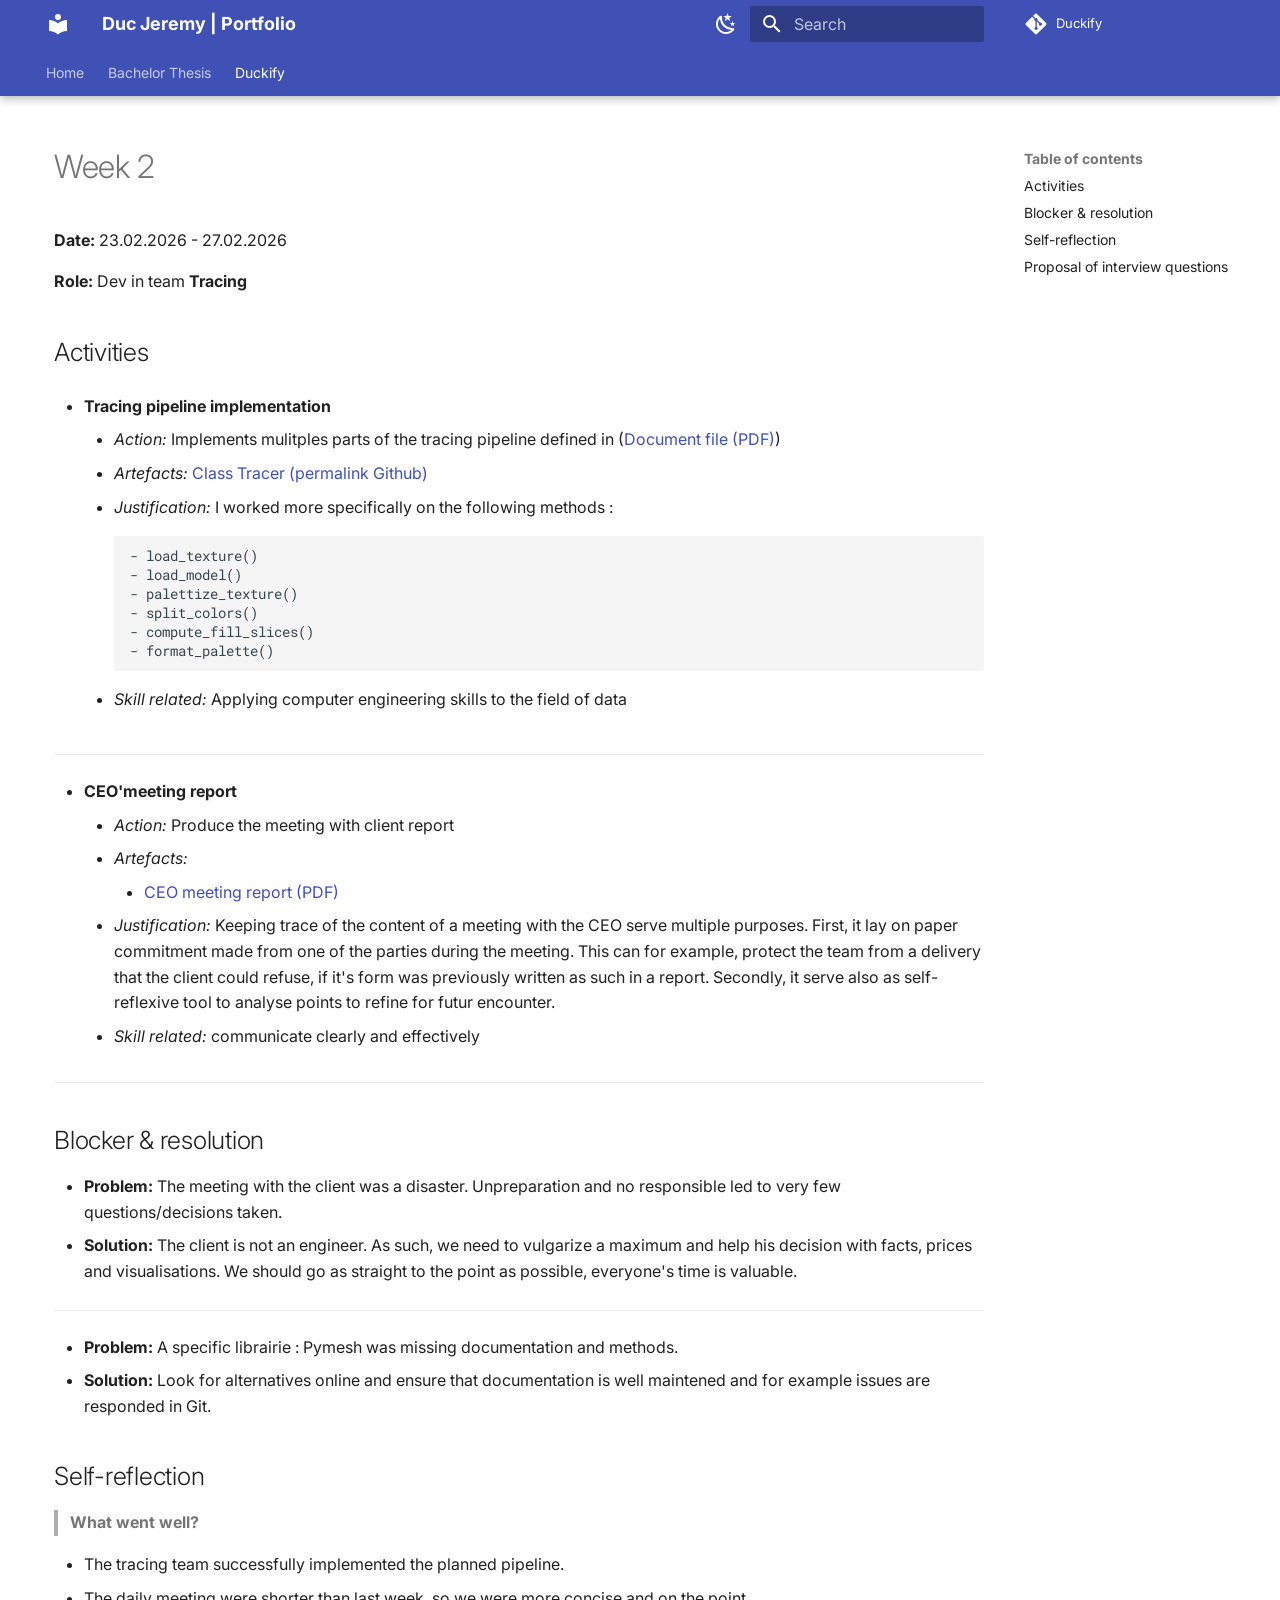
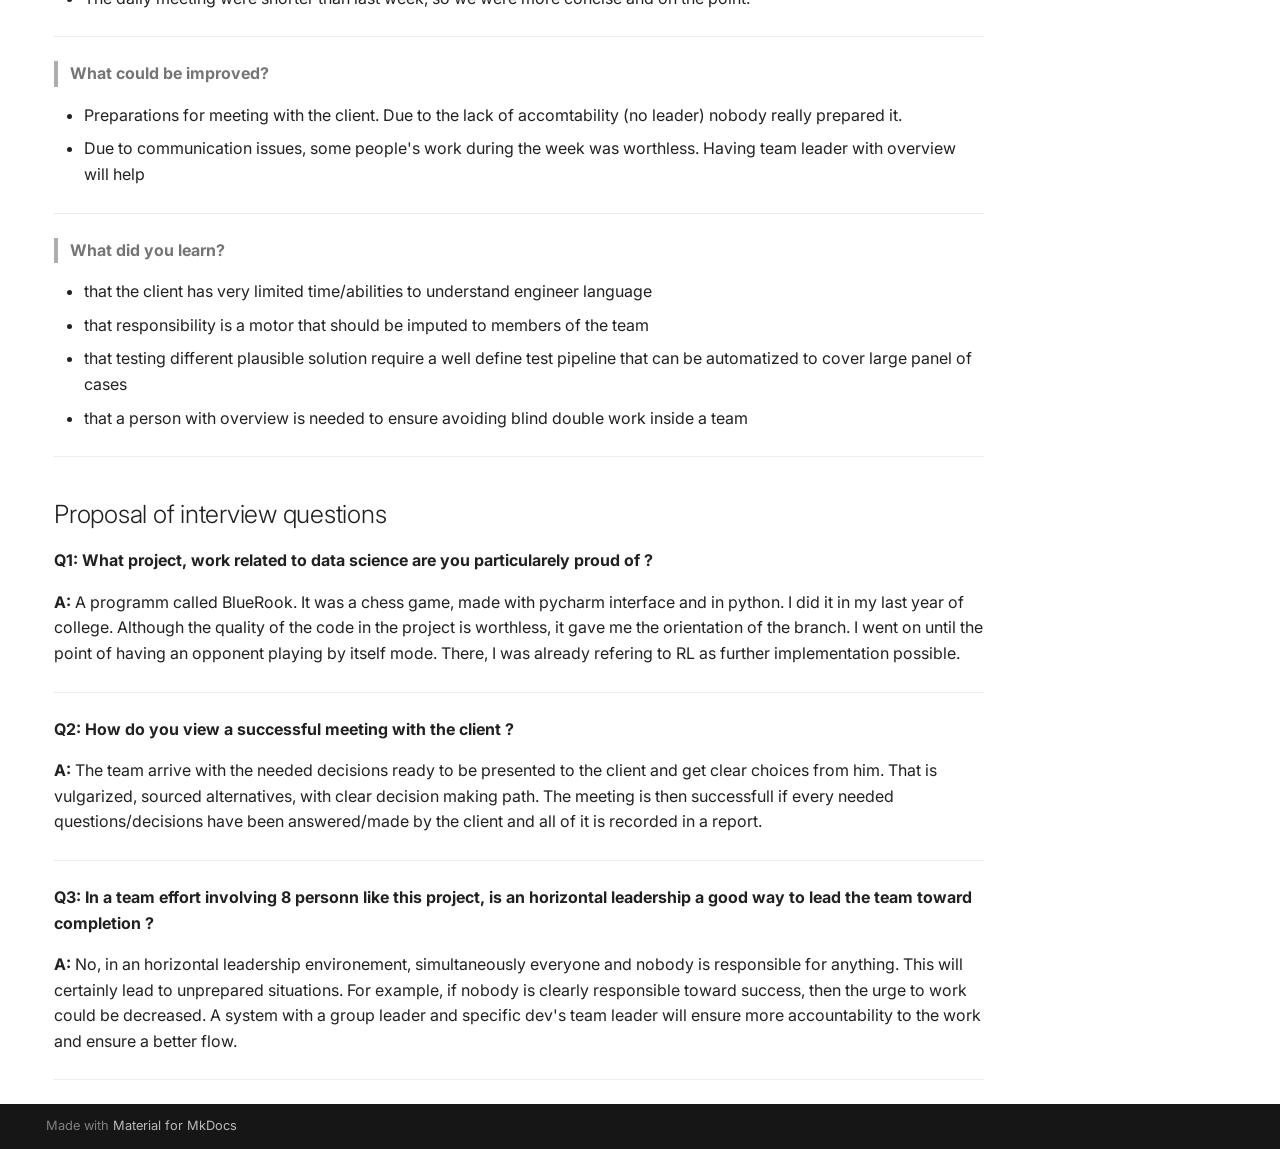
<file: duckify/journal/week2/index.html>
<!doctype html>
<html lang="en" class="no-js">
  <head>
    
      <meta charset="utf-8">
      <meta name="viewport" content="width=device-width,initial-scale=1">
      
      
      
      
        <link rel="prev" href="../week1/">
      
      
        <link rel="next" href="../week3/">
      
      
        
      
      
      <link rel="icon" href="../../../assets/logo.png">
      <meta name="generator" content="mkdocs-1.6.1, mkdocs-material-9.7.6">
    
    
      
        <title>Week 2 - Duc Jeremy | Portfolio</title>
      
    
    
      <link rel="stylesheet" href="../../../assets/stylesheets/main.484c7ddc.min.css">
      
        
        <link rel="stylesheet" href="../../../assets/stylesheets/palette.ab4e12ef.min.css">
      
      


    
    
      
    
    
      
        
        
        <link rel="preconnect" href="https://fonts.gstatic.com" crossorigin>
        <link rel="stylesheet" href="https://fonts.googleapis.com/css?family=Inter:300,300i,400,400i,700,700i%7CRoboto+Mono:400,400i,700,700i&display=fallback">
        <style>:root{--md-text-font:"Inter";--md-code-font:"Roboto Mono"}</style>
      
    
    
      <link rel="stylesheet" href="../../../stylesheets/extra.css">
    
    <script>__md_scope=new URL("../../..",location),__md_hash=e=>[...e].reduce(((e,_)=>(e<<5)-e+_.charCodeAt(0)),0),__md_get=(e,_=localStorage,t=__md_scope)=>JSON.parse(_.getItem(t.pathname+"."+e)),__md_set=(e,_,t=localStorage,a=__md_scope)=>{try{t.setItem(a.pathname+"."+e,JSON.stringify(_))}catch(e){}}</script>
    
      

    
    
  </head>
  
  
    
    
      
    
    
    
    
    <body dir="ltr" data-md-color-scheme="default" data-md-color-primary="indigo" data-md-color-accent="indigo">
  
    
    <input class="md-toggle" data-md-toggle="drawer" type="checkbox" id="__drawer" autocomplete="off">
    <input class="md-toggle" data-md-toggle="search" type="checkbox" id="__search" autocomplete="off">
    <label class="md-overlay" for="__drawer"></label>
    <div data-md-component="skip">
      
        
        <a href="#week-2" class="md-skip">
          Skip to content
        </a>
      
    </div>
    <div data-md-component="announce">
      
    </div>
    
    
      

  

<header class="md-header md-header--shadow md-header--lifted" data-md-component="header">
  <nav class="md-header__inner md-grid" aria-label="Header">
    <a href="../../.." title="Duc Jeremy | Portfolio" class="md-header__button md-logo" aria-label="Duc Jeremy | Portfolio" data-md-component="logo">
      
  
  <svg xmlns="http://www.w3.org/2000/svg" viewBox="0 0 24 24"><path d="M12 8a3 3 0 0 0 3-3 3 3 0 0 0-3-3 3 3 0 0 0-3 3 3 3 0 0 0 3 3m0 3.54C9.64 9.35 6.5 8 3 8v11c3.5 0 6.64 1.35 9 3.54 2.36-2.19 5.5-3.54 9-3.54V8c-3.5 0-6.64 1.35-9 3.54"/></svg>

    </a>
    <label class="md-header__button md-icon" for="__drawer">
      
      <svg xmlns="http://www.w3.org/2000/svg" viewBox="0 0 24 24"><path d="M3 6h18v2H3zm0 5h18v2H3zm0 5h18v2H3z"/></svg>
    </label>
    <div class="md-header__title" data-md-component="header-title">
      <div class="md-header__ellipsis">
        <div class="md-header__topic">
          <span class="md-ellipsis">
            Duc Jeremy | Portfolio
          </span>
        </div>
        <div class="md-header__topic" data-md-component="header-topic">
          <span class="md-ellipsis">
            
              Week 2
            
          </span>
        </div>
      </div>
    </div>
    
      
        <form class="md-header__option" data-md-component="palette">
  
    
    
    
    <input class="md-option" data-md-color-media="" data-md-color-scheme="default" data-md-color-primary="indigo" data-md-color-accent="indigo"  aria-label="Switch to dark mode"  type="radio" name="__palette" id="__palette_0">
    
      <label class="md-header__button md-icon" title="Switch to dark mode" for="__palette_1" hidden>
        <svg xmlns="http://www.w3.org/2000/svg" viewBox="0 0 24 24"><path d="m17.75 4.09-2.53 1.94.91 3.06-2.63-1.81-2.63 1.81.91-3.06-2.53-1.94L12.44 4l1.06-3 1.06 3zm3.5 6.91-1.64 1.25.59 1.98-1.7-1.17-1.7 1.17.59-1.98L15.75 11l2.06-.05L18.5 9l.69 1.95zm-2.28 4.95c.83-.08 1.72 1.1 1.19 1.85-.32.45-.66.87-1.08 1.27C15.17 23 8.84 23 4.94 19.07c-3.91-3.9-3.91-10.24 0-14.14.4-.4.82-.76 1.27-1.08.75-.53 1.93.36 1.85 1.19-.27 2.86.69 5.83 2.89 8.02a9.96 9.96 0 0 0 8.02 2.89m-1.64 2.02a12.08 12.08 0 0 1-7.8-3.47c-2.17-2.19-3.33-5-3.49-7.82-2.81 3.14-2.7 7.96.31 10.98 3.02 3.01 7.84 3.12 10.98.31"/></svg>
      </label>
    
  
    
    
    
    <input class="md-option" data-md-color-media="" data-md-color-scheme="slate" data-md-color-primary="indigo" data-md-color-accent="indigo"  aria-label="Switch to light mode"  type="radio" name="__palette" id="__palette_1">
    
      <label class="md-header__button md-icon" title="Switch to light mode" for="__palette_0" hidden>
        <svg xmlns="http://www.w3.org/2000/svg" viewBox="0 0 24 24"><path d="M12 7a5 5 0 0 1 5 5 5 5 0 0 1-5 5 5 5 0 0 1-5-5 5 5 0 0 1 5-5m0 2a3 3 0 0 0-3 3 3 3 0 0 0 3 3 3 3 0 0 0 3-3 3 3 0 0 0-3-3m0-7 2.39 3.42C13.65 5.15 12.84 5 12 5s-1.65.15-2.39.42zM3.34 7l4.16-.35A7.2 7.2 0 0 0 5.94 8.5c-.44.74-.69 1.5-.83 2.29zm.02 10 1.76-3.77a7.131 7.131 0 0 0 2.38 4.14zM20.65 7l-1.77 3.79a7.02 7.02 0 0 0-2.38-4.15zm-.01 10-4.14.36c.59-.51 1.12-1.14 1.54-1.86.42-.73.69-1.5.83-2.29zM12 22l-2.41-3.44c.74.27 1.55.44 2.41.44.82 0 1.63-.17 2.37-.44z"/></svg>
      </label>
    
  
</form>
      
    
    
      <script>var palette=__md_get("__palette");if(palette&&palette.color){if("(prefers-color-scheme)"===palette.color.media){var media=matchMedia("(prefers-color-scheme: light)"),input=document.querySelector(media.matches?"[data-md-color-media='(prefers-color-scheme: light)']":"[data-md-color-media='(prefers-color-scheme: dark)']");palette.color.media=input.getAttribute("data-md-color-media"),palette.color.scheme=input.getAttribute("data-md-color-scheme"),palette.color.primary=input.getAttribute("data-md-color-primary"),palette.color.accent=input.getAttribute("data-md-color-accent")}for(var[key,value]of Object.entries(palette.color))document.body.setAttribute("data-md-color-"+key,value)}</script>
    
    
    
      
      
        <label class="md-header__button md-icon" for="__search">
          
          <svg xmlns="http://www.w3.org/2000/svg" viewBox="0 0 24 24"><path d="M9.5 3A6.5 6.5 0 0 1 16 9.5c0 1.61-.59 3.09-1.56 4.23l.27.27h.79l5 5-1.5 1.5-5-5v-.79l-.27-.27A6.52 6.52 0 0 1 9.5 16 6.5 6.5 0 0 1 3 9.5 6.5 6.5 0 0 1 9.5 3m0 2C7 5 5 7 5 9.5S7 14 9.5 14 14 12 14 9.5 12 5 9.5 5"/></svg>
        </label>
        <div class="md-search" data-md-component="search" role="dialog">
  <label class="md-search__overlay" for="__search"></label>
  <div class="md-search__inner" role="search">
    <form class="md-search__form" name="search">
      <input type="text" class="md-search__input" name="query" aria-label="Search" placeholder="Search" autocapitalize="off" autocorrect="off" autocomplete="off" spellcheck="false" data-md-component="search-query" required>
      <label class="md-search__icon md-icon" for="__search">
        
        <svg xmlns="http://www.w3.org/2000/svg" viewBox="0 0 24 24"><path d="M9.5 3A6.5 6.5 0 0 1 16 9.5c0 1.61-.59 3.09-1.56 4.23l.27.27h.79l5 5-1.5 1.5-5-5v-.79l-.27-.27A6.52 6.52 0 0 1 9.5 16 6.5 6.5 0 0 1 3 9.5 6.5 6.5 0 0 1 9.5 3m0 2C7 5 5 7 5 9.5S7 14 9.5 14 14 12 14 9.5 12 5 9.5 5"/></svg>
        
        <svg xmlns="http://www.w3.org/2000/svg" viewBox="0 0 24 24"><path d="M20 11v2H8l5.5 5.5-1.42 1.42L4.16 12l7.92-7.92L13.5 5.5 8 11z"/></svg>
      </label>
      <nav class="md-search__options" aria-label="Search">
        
        <button type="reset" class="md-search__icon md-icon" title="Clear" aria-label="Clear" tabindex="-1">
          
          <svg xmlns="http://www.w3.org/2000/svg" viewBox="0 0 24 24"><path d="M19 6.41 17.59 5 12 10.59 6.41 5 5 6.41 10.59 12 5 17.59 6.41 19 12 13.41 17.59 19 19 17.59 13.41 12z"/></svg>
        </button>
      </nav>
      
    </form>
    <div class="md-search__output">
      <div class="md-search__scrollwrap" tabindex="0" data-md-scrollfix>
        <div class="md-search-result" data-md-component="search-result">
          <div class="md-search-result__meta">
            Initializing search
          </div>
          <ol class="md-search-result__list" role="presentation"></ol>
        </div>
      </div>
    </div>
  </div>
</div>
      
    
    
      <div class="md-header__source">
        <a href="https://github.com/Toys-R-Us-Rex/Duckify" title="Go to repository" class="md-source" data-md-component="source">
  <div class="md-source__icon md-icon">
    
    <svg xmlns="http://www.w3.org/2000/svg" viewBox="0 0 448 512"><!--! Font Awesome Free 7.1.0 by @fontawesome - https://fontawesome.com License - https://fontawesome.com/license/free (Icons: CC BY 4.0, Fonts: SIL OFL 1.1, Code: MIT License) Copyright 2025 Fonticons, Inc.--><path d="M439.6 236.1 244 40.5c-5.4-5.5-12.8-8.5-20.4-8.5s-15 3-20.4 8.4L162.5 81l51.5 51.5c27.1-9.1 52.7 16.8 43.4 43.7l49.7 49.7c34.2-11.8 61.2 31 35.5 56.7-26.5 26.5-70.2-2.9-56-37.3L240.3 199v121.9c25.3 12.5 22.3 41.8 9.1 55-6.4 6.4-15.2 10.1-24.3 10.1s-17.8-3.6-24.3-10.1c-17.6-17.6-11.1-46.9 11.2-56v-123c-20.8-8.5-24.6-30.7-18.6-45L142.6 101 8.5 235.1C3 240.6 0 247.9 0 255.5s3 15 8.5 20.4l195.6 195.7c5.4 5.4 12.7 8.4 20.4 8.4s15-3 20.4-8.4l194.7-194.7c5.4-5.4 8.4-12.8 8.4-20.4s-3-15-8.4-20.4"/></svg>
  </div>
  <div class="md-source__repository">
    Duckify
  </div>
</a>
      </div>
    
  </nav>
  
    
      
<nav class="md-tabs" aria-label="Tabs" data-md-component="tabs">
  <div class="md-grid">
    <ul class="md-tabs__list">
      
        
  
  
  
  
    <li class="md-tabs__item">
      <a href="../../.." class="md-tabs__link">
        
  
  
    
  
  Home

      </a>
    </li>
  

      
        
  
  
  
  
    
    
      <li class="md-tabs__item">
        <a href="../../../bachelor/" class="md-tabs__link">
          
  
  
  Bachelor Thesis

        </a>
      </li>
    
  

      
        
  
  
  
    
  
  
    
    
      <li class="md-tabs__item md-tabs__item--active">
        <a href="../../" class="md-tabs__link">
          
  
  
  Duckify

        </a>
      </li>
    
  

      
    </ul>
  </div>
</nav>
    
  
</header>
    
    <div class="md-container" data-md-component="container">
      
      
        
      
      <main class="md-main" data-md-component="main">
        <div class="md-main__inner md-grid">
          
            
              
              <div class="md-sidebar md-sidebar--primary" data-md-component="sidebar" data-md-type="navigation" >
                <div class="md-sidebar__scrollwrap">
                  <div class="md-sidebar__inner">
                    


  


<nav class="md-nav md-nav--primary md-nav--lifted" aria-label="Navigation" data-md-level="0">
  <label class="md-nav__title" for="__drawer">
    <a href="../../.." title="Duc Jeremy | Portfolio" class="md-nav__button md-logo" aria-label="Duc Jeremy | Portfolio" data-md-component="logo">
      
  
  <svg xmlns="http://www.w3.org/2000/svg" viewBox="0 0 24 24"><path d="M12 8a3 3 0 0 0 3-3 3 3 0 0 0-3-3 3 3 0 0 0-3 3 3 3 0 0 0 3 3m0 3.54C9.64 9.35 6.5 8 3 8v11c3.5 0 6.64 1.35 9 3.54 2.36-2.19 5.5-3.54 9-3.54V8c-3.5 0-6.64 1.35-9 3.54"/></svg>

    </a>
    Duc Jeremy | Portfolio
  </label>
  
    <div class="md-nav__source">
      <a href="https://github.com/Toys-R-Us-Rex/Duckify" title="Go to repository" class="md-source" data-md-component="source">
  <div class="md-source__icon md-icon">
    
    <svg xmlns="http://www.w3.org/2000/svg" viewBox="0 0 448 512"><!--! Font Awesome Free 7.1.0 by @fontawesome - https://fontawesome.com License - https://fontawesome.com/license/free (Icons: CC BY 4.0, Fonts: SIL OFL 1.1, Code: MIT License) Copyright 2025 Fonticons, Inc.--><path d="M439.6 236.1 244 40.5c-5.4-5.5-12.8-8.5-20.4-8.5s-15 3-20.4 8.4L162.5 81l51.5 51.5c27.1-9.1 52.7 16.8 43.4 43.7l49.7 49.7c34.2-11.8 61.2 31 35.5 56.7-26.5 26.5-70.2-2.9-56-37.3L240.3 199v121.9c25.3 12.5 22.3 41.8 9.1 55-6.4 6.4-15.2 10.1-24.3 10.1s-17.8-3.6-24.3-10.1c-17.6-17.6-11.1-46.9 11.2-56v-123c-20.8-8.5-24.6-30.7-18.6-45L142.6 101 8.5 235.1C3 240.6 0 247.9 0 255.5s3 15 8.5 20.4l195.6 195.7c5.4 5.4 12.7 8.4 20.4 8.4s15-3 20.4-8.4l194.7-194.7c5.4-5.4 8.4-12.8 8.4-20.4s-3-15-8.4-20.4"/></svg>
  </div>
  <div class="md-source__repository">
    Duckify
  </div>
</a>
    </div>
  
  <ul class="md-nav__list" data-md-scrollfix>
    
      
      
  
  
  
  
    <li class="md-nav__item">
      <a href="../../.." class="md-nav__link">
        
  
  
  <span class="md-ellipsis">
    
  
    Home
  

    
  </span>
  
  

      </a>
    </li>
  

    
      
      
  
  
  
  
    
    
    
    
      
      
        
      
    
    
    <li class="md-nav__item md-nav__item--nested">
      
        
        
        <input class="md-nav__toggle md-toggle " type="checkbox" id="__nav_2" >
        
          
          <label class="md-nav__link" for="__nav_2" id="__nav_2_label" tabindex="0">
            
  
  
  <span class="md-ellipsis">
    
  
    Bachelor Thesis
  

    
  </span>
  
  

            <span class="md-nav__icon md-icon"></span>
          </label>
        
        <nav class="md-nav" data-md-level="1" aria-labelledby="__nav_2_label" aria-expanded="false">
          <label class="md-nav__title" for="__nav_2">
            <span class="md-nav__icon md-icon"></span>
            
  
    Bachelor Thesis
  

          </label>
          <ul class="md-nav__list" data-md-scrollfix>
            
              
                
  
  
  
  
    <li class="md-nav__item">
      <a href="../../../bachelor/" class="md-nav__link">
        
  
  
  <span class="md-ellipsis">
    
  
    Overview
  

    
  </span>
  
  

      </a>
    </li>
  

              
            
          </ul>
        </nav>
      
    </li>
  

    
      
      
  
  
    
  
  
  
    
    
    
    
      
        
        
      
      
        
      
    
    
    <li class="md-nav__item md-nav__item--active md-nav__item--section md-nav__item--nested">
      
        
        
        <input class="md-nav__toggle md-toggle " type="checkbox" id="__nav_3" checked>
        
          
          <label class="md-nav__link" for="__nav_3" id="__nav_3_label" tabindex="">
            
  
  
  <span class="md-ellipsis">
    
  
    Duckify
  

    
  </span>
  
  

            <span class="md-nav__icon md-icon"></span>
          </label>
        
        <nav class="md-nav" data-md-level="1" aria-labelledby="__nav_3_label" aria-expanded="true">
          <label class="md-nav__title" for="__nav_3">
            <span class="md-nav__icon md-icon"></span>
            
  
    Duckify
  

          </label>
          <ul class="md-nav__list" data-md-scrollfix>
            
              
                
  
  
  
  
    <li class="md-nav__item">
      <a href="../../" class="md-nav__link">
        
  
  
  <span class="md-ellipsis">
    
  
    Overview
  

    
  </span>
  
  

      </a>
    </li>
  

              
            
              
                
  
  
  
  
    <li class="md-nav__item">
      <a href="../../competences/" class="md-nav__link">
        
  
  
  <span class="md-ellipsis">
    
  
    Compétences
  

    
  </span>
  
  

      </a>
    </li>
  

              
            
              
                
  
  
    
  
  
  
    
    
    
    
      
      
        
          
          
        
      
    
    
    <li class="md-nav__item md-nav__item--active md-nav__item--section md-nav__item--nested">
      
        
        
        <input class="md-nav__toggle md-toggle " type="checkbox" id="__nav_3_3" checked>
        
          
          <label class="md-nav__link" for="__nav_3_3" id="__nav_3_3_label" tabindex="">
            
  
  
  <span class="md-ellipsis">
    
  
    Journal
  

    
  </span>
  
  

            <span class="md-nav__icon md-icon"></span>
          </label>
        
        <nav class="md-nav" data-md-level="2" aria-labelledby="__nav_3_3_label" aria-expanded="true">
          <label class="md-nav__title" for="__nav_3_3">
            <span class="md-nav__icon md-icon"></span>
            
  
    Journal
  

          </label>
          <ul class="md-nav__list" data-md-scrollfix>
            
              
                
  
  
  
  
    <li class="md-nav__item">
      <a href="../" class="md-nav__link">
        
  
  
  <span class="md-ellipsis">
    
  
    Overview
  

    
  </span>
  
  

      </a>
    </li>
  

              
            
              
                
  
  
  
  
    <li class="md-nav__item">
      <a href="../week1/" class="md-nav__link">
        
  
  
  <span class="md-ellipsis">
    
  
    Week 1
  

    
  </span>
  
  

      </a>
    </li>
  

              
            
              
                
  
  
    
  
  
  
    <li class="md-nav__item md-nav__item--active">
      
      <input class="md-nav__toggle md-toggle" type="checkbox" id="__toc">
      
      
        
      
      
        <label class="md-nav__link md-nav__link--active" for="__toc">
          
  
  
  <span class="md-ellipsis">
    
  
    Week 2
  

    
  </span>
  
  

          <span class="md-nav__icon md-icon"></span>
        </label>
      
      <a href="./" class="md-nav__link md-nav__link--active">
        
  
  
  <span class="md-ellipsis">
    
  
    Week 2
  

    
  </span>
  
  

      </a>
      
        

<nav class="md-nav md-nav--secondary" aria-label="Table of contents">
  
  
  
    
  
  
    <label class="md-nav__title" for="__toc">
      <span class="md-nav__icon md-icon"></span>
      Table of contents
    </label>
    <ul class="md-nav__list" data-md-component="toc" data-md-scrollfix>
      
        <li class="md-nav__item">
  <a href="#activities" class="md-nav__link">
    <span class="md-ellipsis">
      
        Activities
      
    </span>
  </a>
  
</li>
      
        <li class="md-nav__item">
  <a href="#blocker-resolution" class="md-nav__link">
    <span class="md-ellipsis">
      
        Blocker &amp; resolution
      
    </span>
  </a>
  
</li>
      
        <li class="md-nav__item">
  <a href="#self-reflection" class="md-nav__link">
    <span class="md-ellipsis">
      
        Self-reflection
      
    </span>
  </a>
  
</li>
      
        <li class="md-nav__item">
  <a href="#proposal-of-interview-questions" class="md-nav__link">
    <span class="md-ellipsis">
      
        Proposal of interview questions
      
    </span>
  </a>
  
</li>
      
    </ul>
  
</nav>
      
    </li>
  

              
            
              
                
  
  
  
  
    <li class="md-nav__item">
      <a href="../week3/" class="md-nav__link">
        
  
  
  <span class="md-ellipsis">
    
  
    Week 3
  

    
  </span>
  
  

      </a>
    </li>
  

              
            
              
                
  
  
  
  
    <li class="md-nav__item">
      <a href="../week4/" class="md-nav__link">
        
  
  
  <span class="md-ellipsis">
    
  
    Week 4
  

    
  </span>
  
  

      </a>
    </li>
  

              
            
              
                
  
  
  
  
    <li class="md-nav__item">
      <a href="../week5/" class="md-nav__link">
        
  
  
  <span class="md-ellipsis">
    
  
    Week 5
  

    
  </span>
  
  

      </a>
    </li>
  

              
            
              
                
  
  
  
  
    <li class="md-nav__item">
      <a href="../week6/" class="md-nav__link">
        
  
  
  <span class="md-ellipsis">
    
  
    Week 6
  

    
  </span>
  
  

      </a>
    </li>
  

              
            
          </ul>
        </nav>
      
    </li>
  

              
            
          </ul>
        </nav>
      
    </li>
  

    
  </ul>
</nav>
                  </div>
                </div>
              </div>
            
            
              
              <div class="md-sidebar md-sidebar--secondary" data-md-component="sidebar" data-md-type="toc" >
                <div class="md-sidebar__scrollwrap">
                  <div class="md-sidebar__inner">
                    

<nav class="md-nav md-nav--secondary" aria-label="Table of contents">
  
  
  
    
  
  
    <label class="md-nav__title" for="__toc">
      <span class="md-nav__icon md-icon"></span>
      Table of contents
    </label>
    <ul class="md-nav__list" data-md-component="toc" data-md-scrollfix>
      
        <li class="md-nav__item">
  <a href="#activities" class="md-nav__link">
    <span class="md-ellipsis">
      
        Activities
      
    </span>
  </a>
  
</li>
      
        <li class="md-nav__item">
  <a href="#blocker-resolution" class="md-nav__link">
    <span class="md-ellipsis">
      
        Blocker &amp; resolution
      
    </span>
  </a>
  
</li>
      
        <li class="md-nav__item">
  <a href="#self-reflection" class="md-nav__link">
    <span class="md-ellipsis">
      
        Self-reflection
      
    </span>
  </a>
  
</li>
      
        <li class="md-nav__item">
  <a href="#proposal-of-interview-questions" class="md-nav__link">
    <span class="md-ellipsis">
      
        Proposal of interview questions
      
    </span>
  </a>
  
</li>
      
    </ul>
  
</nav>
                  </div>
                </div>
              </div>
            
          
          
            <div class="md-content" data-md-component="content">
              
              <article class="md-content__inner md-typeset">
                
                  


  
  


<h1 id="week-2">Week 2</h1>
<p><strong>Date:</strong> 23.02.2026 - 27.02.2026</p>
<p><strong>Role:</strong> Dev in team <strong>Tracing</strong></p>
<h2 id="activities">Activities</h2>
<ul>
<li>
<p><strong>Tracing pipeline implementation</strong></p>
<ul>
<li><em>Action:</em> Implements mulitples parts of the tracing pipeline defined in (<a href="https://toys-r-us-rex.github.io/Duckify/architecture/tracing/general-overview.pdf">Document file (PDF)</a>)</li>
<li><em>Artefacts:</em> <a href="https://github.com/Toys-R-Us-Rex/Duckify/blob/ea67d8677b94415608ee8e75b3b0258242b4d44f/tracing/tracer.py">Class Tracer  (permalink Github)</a></li>
<li>
<p><em>Justification:</em> I worked more specifically on the following methods :</p>
<pre><code>- load_texture()
- load_model()
- palettize_texture()
- split_colors()
- compute_fill_slices()
- format_palette()
</code></pre>
</li>
<li>
<p><em>Skill related:</em> Applying computer engineering skills to the field of data</p>
</li>
</ul>
</li>
</ul>
<hr />
<ul>
<li><strong>CEO'meeting report</strong><ul>
<li><em>Action:</em> Produce the meeting with client report</li>
<li><em>Artefacts:</em><ul>
<li><a href="https://toys-r-us-rex.github.io/Duckify/meetings/ceo/pv-2026-02-26.pdf">CEO meeting report (PDF)</a></li>
</ul>
</li>
<li><em>Justification:</em> Keeping trace of the content of a meeting with the CEO serve multiple purposes. First, it lay on paper commitment made from one of the parties during the meeting. This can for example, protect the team from a delivery that the client could refuse, if it's form was previously written as such in a report. Secondly, it serve also as self-reflexive tool to analyse points to refine for futur encounter.</li>
<li><em>Skill related:</em> communicate clearly and effectively</li>
</ul>
</li>
</ul>
<hr />
<h2 id="blocker-resolution">Blocker &amp; resolution</h2>
<ul>
<li><strong>Problem:</strong> The meeting with the client was a disaster. Unpreparation and no responsible led to very few questions/decisions taken.</li>
<li><strong>Solution:</strong> The client is not an engineer. As such, we need to vulgarize a maximum and help his decision with facts, prices and visualisations. We should go as straight to the point as possible, everyone's time is valuable.</li>
</ul>
<hr />
<ul>
<li><strong>Problem:</strong> A specific librairie : Pymesh was missing documentation and methods.</li>
<li><strong>Solution:</strong> Look for alternatives online and ensure that documentation is well maintened and for example issues are responded in Git.</li>
</ul>
<h2 id="self-reflection">Self-reflection</h2>
<blockquote>
<p><strong>What went well?</strong></p>
</blockquote>
<ul>
<li>The tracing team successfully implemented the planned pipeline.</li>
<li>The daily meeting were shorter than last week, so we were more concise and on the point.</li>
</ul>
<hr />
<blockquote>
<p><strong>What could be improved?</strong></p>
</blockquote>
<ul>
<li>Preparations for meeting with the client. Due to the lack of accomtability (no leader) nobody really prepared it.</li>
<li>Due to communication issues, some people's work during the week was worthless. Having team leader with overview will help</li>
</ul>
<hr />
<blockquote>
<p><strong>What did you learn?</strong></p>
</blockquote>
<ul>
<li>that the client has very limited time/abilities to understand engineer language</li>
<li>that responsibility is a motor that should be imputed to members of the team</li>
<li>that testing different plausible solution require a well define test pipeline that can be automatized to cover large panel of cases</li>
<li>that a person with overview is needed to ensure avoiding blind double work inside a team</li>
</ul>
<hr />
<h2 id="proposal-of-interview-questions">Proposal of interview questions</h2>
<p><strong>Q1: What project, work related to data science are you particularely proud of ?</strong></p>
<p><strong>A:</strong> A programm called BlueRook. It was a chess game, made with pycharm interface and in python. I did it in my last year of college. Although the quality of the code in the project is worthless, it gave me the orientation of the branch. I went on until the point of having an opponent playing by itself mode. There, I was already refering to RL as further implementation possible.</p>
<hr />
<p><strong>Q2: How do you view a successful meeting with the client ?</strong></p>
<p><strong>A:</strong> The team arrive with the needed decisions ready to be presented to the client and get clear choices from him. That is vulgarized, sourced alternatives, with clear decision making path. The meeting is then successfull if every needed questions/decisions have been answered/made by the client and all of it is recorded in a report.</p>
<hr />
<p><strong>Q3: In a team effort involving 8 personn like this project, is an horizontal leadership a good way to lead the team toward completion ?</strong></p>
<p><strong>A:</strong> No, in an horizontal leadership environement, simultaneously everyone and nobody is responsible for anything. This will certainly lead to unprepared situations. For example, if nobody is clearly responsible toward success, then the urge to work could be decreased.
A system with a group leader and specific dev's team leader will ensure more accountability to the work and ensure a better flow.</p>
<hr />












                
              </article>
            </div>
          
          
<script>var target=document.getElementById(location.hash.slice(1));target&&target.name&&(target.checked=target.name.startsWith("__tabbed_"))</script>
        </div>
        
          <button type="button" class="md-top md-icon" data-md-component="top" hidden>
  
  <svg xmlns="http://www.w3.org/2000/svg" viewBox="0 0 24 24"><path d="M13 20h-2V8l-5.5 5.5-1.42-1.42L12 4.16l7.92 7.92-1.42 1.42L13 8z"/></svg>
  Back to top
</button>
        
      </main>
      
        <footer class="md-footer">
  
  <div class="md-footer-meta md-typeset">
    <div class="md-footer-meta__inner md-grid">
      <div class="md-copyright">
  
  
    Made with
    <a href="https://squidfunk.github.io/mkdocs-material/" target="_blank" rel="noopener">
      Material for MkDocs
    </a>
  
</div>
      
    </div>
  </div>
</footer>
      
    </div>
    <div class="md-dialog" data-md-component="dialog">
      <div class="md-dialog__inner md-typeset"></div>
    </div>
    
    
    
      
      
      <script id="__config" type="application/json">{"annotate": null, "base": "../../..", "features": ["navigation.tabs", "navigation.tabs.sticky", "navigation.sections", "navigation.top", "toc.follow"], "search": "../../../assets/javascripts/workers/search.2c215733.min.js", "tags": null, "translations": {"clipboard.copied": "Copied to clipboard", "clipboard.copy": "Copy to clipboard", "search.result.more.one": "1 more on this page", "search.result.more.other": "# more on this page", "search.result.none": "No matching documents", "search.result.one": "1 matching document", "search.result.other": "# matching documents", "search.result.placeholder": "Type to start searching", "search.result.term.missing": "Missing", "select.version": "Select version"}, "version": null}</script>
    
    
      <script src="../../../assets/javascripts/bundle.79ae519e.min.js"></script>
      
    
  </body>
</html>
</file>
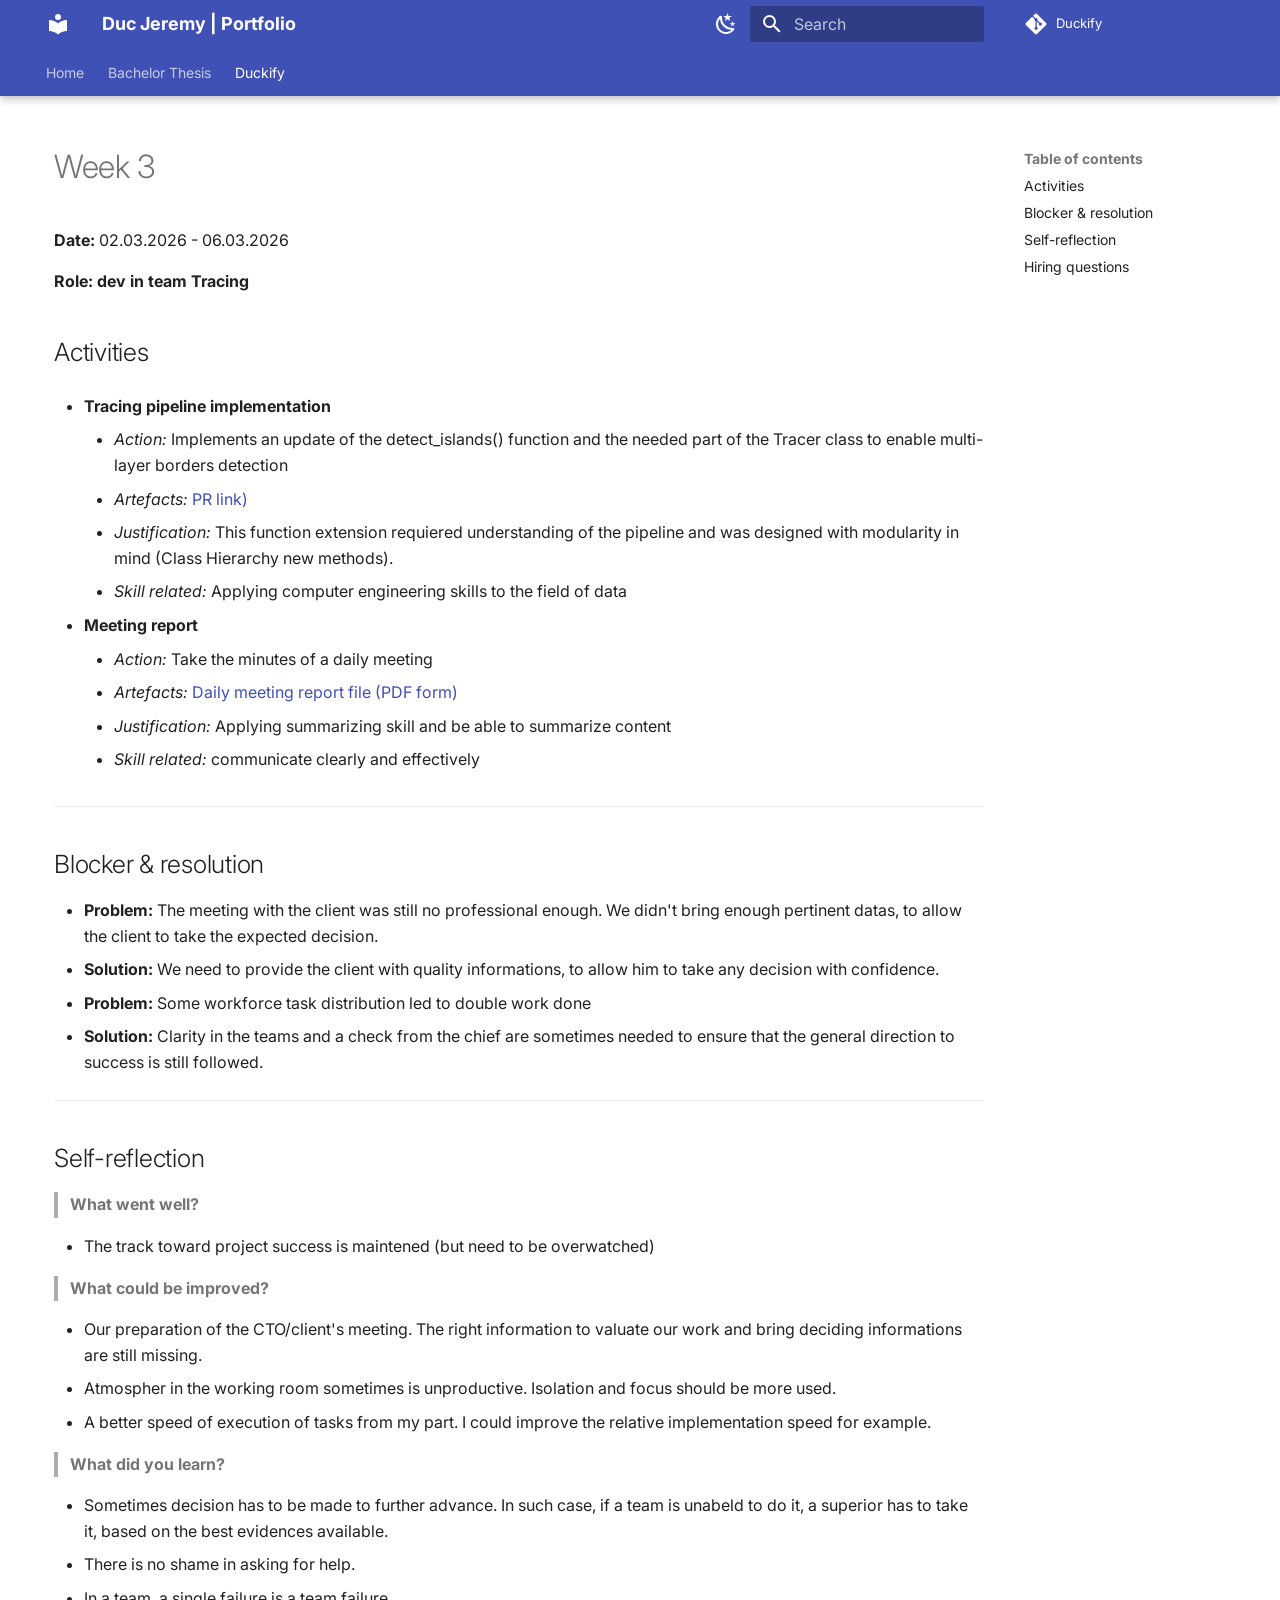
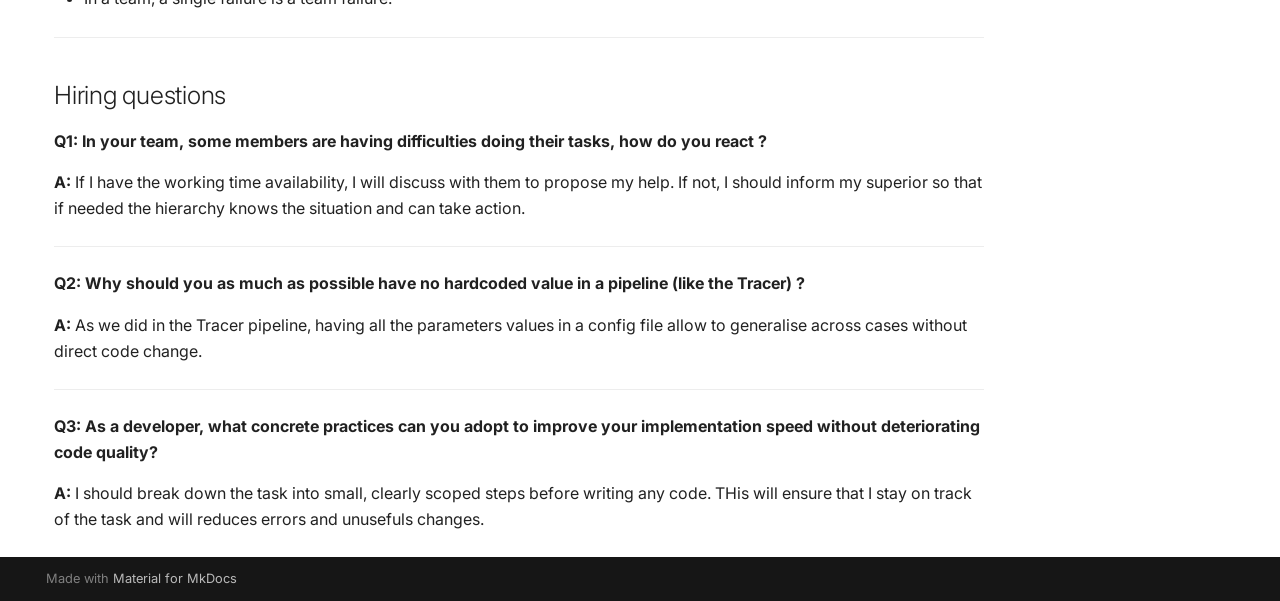
<file: duckify/journal/week3/index.html>
<!doctype html>
<html lang="en" class="no-js">
  <head>
    
      <meta charset="utf-8">
      <meta name="viewport" content="width=device-width,initial-scale=1">
      
      
      
      
        <link rel="prev" href="../week2/">
      
      
        <link rel="next" href="../week4/">
      
      
        
      
      
      <link rel="icon" href="../../../assets/logo.png">
      <meta name="generator" content="mkdocs-1.6.1, mkdocs-material-9.7.6">
    
    
      
        <title>Week 3 - Duc Jeremy | Portfolio</title>
      
    
    
      <link rel="stylesheet" href="../../../assets/stylesheets/main.484c7ddc.min.css">
      
        
        <link rel="stylesheet" href="../../../assets/stylesheets/palette.ab4e12ef.min.css">
      
      


    
    
      
    
    
      
        
        
        <link rel="preconnect" href="https://fonts.gstatic.com" crossorigin>
        <link rel="stylesheet" href="https://fonts.googleapis.com/css?family=Inter:300,300i,400,400i,700,700i%7CRoboto+Mono:400,400i,700,700i&display=fallback">
        <style>:root{--md-text-font:"Inter";--md-code-font:"Roboto Mono"}</style>
      
    
    
      <link rel="stylesheet" href="../../../stylesheets/extra.css">
    
    <script>__md_scope=new URL("../../..",location),__md_hash=e=>[...e].reduce(((e,_)=>(e<<5)-e+_.charCodeAt(0)),0),__md_get=(e,_=localStorage,t=__md_scope)=>JSON.parse(_.getItem(t.pathname+"."+e)),__md_set=(e,_,t=localStorage,a=__md_scope)=>{try{t.setItem(a.pathname+"."+e,JSON.stringify(_))}catch(e){}}</script>
    
      

    
    
  </head>
  
  
    
    
      
    
    
    
    
    <body dir="ltr" data-md-color-scheme="default" data-md-color-primary="indigo" data-md-color-accent="indigo">
  
    
    <input class="md-toggle" data-md-toggle="drawer" type="checkbox" id="__drawer" autocomplete="off">
    <input class="md-toggle" data-md-toggle="search" type="checkbox" id="__search" autocomplete="off">
    <label class="md-overlay" for="__drawer"></label>
    <div data-md-component="skip">
      
        
        <a href="#week-3" class="md-skip">
          Skip to content
        </a>
      
    </div>
    <div data-md-component="announce">
      
    </div>
    
    
      

  

<header class="md-header md-header--shadow md-header--lifted" data-md-component="header">
  <nav class="md-header__inner md-grid" aria-label="Header">
    <a href="../../.." title="Duc Jeremy | Portfolio" class="md-header__button md-logo" aria-label="Duc Jeremy | Portfolio" data-md-component="logo">
      
  
  <svg xmlns="http://www.w3.org/2000/svg" viewBox="0 0 24 24"><path d="M12 8a3 3 0 0 0 3-3 3 3 0 0 0-3-3 3 3 0 0 0-3 3 3 3 0 0 0 3 3m0 3.54C9.64 9.35 6.5 8 3 8v11c3.5 0 6.64 1.35 9 3.54 2.36-2.19 5.5-3.54 9-3.54V8c-3.5 0-6.64 1.35-9 3.54"/></svg>

    </a>
    <label class="md-header__button md-icon" for="__drawer">
      
      <svg xmlns="http://www.w3.org/2000/svg" viewBox="0 0 24 24"><path d="M3 6h18v2H3zm0 5h18v2H3zm0 5h18v2H3z"/></svg>
    </label>
    <div class="md-header__title" data-md-component="header-title">
      <div class="md-header__ellipsis">
        <div class="md-header__topic">
          <span class="md-ellipsis">
            Duc Jeremy | Portfolio
          </span>
        </div>
        <div class="md-header__topic" data-md-component="header-topic">
          <span class="md-ellipsis">
            
              Week 3
            
          </span>
        </div>
      </div>
    </div>
    
      
        <form class="md-header__option" data-md-component="palette">
  
    
    
    
    <input class="md-option" data-md-color-media="" data-md-color-scheme="default" data-md-color-primary="indigo" data-md-color-accent="indigo"  aria-label="Switch to dark mode"  type="radio" name="__palette" id="__palette_0">
    
      <label class="md-header__button md-icon" title="Switch to dark mode" for="__palette_1" hidden>
        <svg xmlns="http://www.w3.org/2000/svg" viewBox="0 0 24 24"><path d="m17.75 4.09-2.53 1.94.91 3.06-2.63-1.81-2.63 1.81.91-3.06-2.53-1.94L12.44 4l1.06-3 1.06 3zm3.5 6.91-1.64 1.25.59 1.98-1.7-1.17-1.7 1.17.59-1.98L15.75 11l2.06-.05L18.5 9l.69 1.95zm-2.28 4.95c.83-.08 1.72 1.1 1.19 1.85-.32.45-.66.87-1.08 1.27C15.17 23 8.84 23 4.94 19.07c-3.91-3.9-3.91-10.24 0-14.14.4-.4.82-.76 1.27-1.08.75-.53 1.93.36 1.85 1.19-.27 2.86.69 5.83 2.89 8.02a9.96 9.96 0 0 0 8.02 2.89m-1.64 2.02a12.08 12.08 0 0 1-7.8-3.47c-2.17-2.19-3.33-5-3.49-7.82-2.81 3.14-2.7 7.96.31 10.98 3.02 3.01 7.84 3.12 10.98.31"/></svg>
      </label>
    
  
    
    
    
    <input class="md-option" data-md-color-media="" data-md-color-scheme="slate" data-md-color-primary="indigo" data-md-color-accent="indigo"  aria-label="Switch to light mode"  type="radio" name="__palette" id="__palette_1">
    
      <label class="md-header__button md-icon" title="Switch to light mode" for="__palette_0" hidden>
        <svg xmlns="http://www.w3.org/2000/svg" viewBox="0 0 24 24"><path d="M12 7a5 5 0 0 1 5 5 5 5 0 0 1-5 5 5 5 0 0 1-5-5 5 5 0 0 1 5-5m0 2a3 3 0 0 0-3 3 3 3 0 0 0 3 3 3 3 0 0 0 3-3 3 3 0 0 0-3-3m0-7 2.39 3.42C13.65 5.15 12.84 5 12 5s-1.65.15-2.39.42zM3.34 7l4.16-.35A7.2 7.2 0 0 0 5.94 8.5c-.44.74-.69 1.5-.83 2.29zm.02 10 1.76-3.77a7.131 7.131 0 0 0 2.38 4.14zM20.65 7l-1.77 3.79a7.02 7.02 0 0 0-2.38-4.15zm-.01 10-4.14.36c.59-.51 1.12-1.14 1.54-1.86.42-.73.69-1.5.83-2.29zM12 22l-2.41-3.44c.74.27 1.55.44 2.41.44.82 0 1.63-.17 2.37-.44z"/></svg>
      </label>
    
  
</form>
      
    
    
      <script>var palette=__md_get("__palette");if(palette&&palette.color){if("(prefers-color-scheme)"===palette.color.media){var media=matchMedia("(prefers-color-scheme: light)"),input=document.querySelector(media.matches?"[data-md-color-media='(prefers-color-scheme: light)']":"[data-md-color-media='(prefers-color-scheme: dark)']");palette.color.media=input.getAttribute("data-md-color-media"),palette.color.scheme=input.getAttribute("data-md-color-scheme"),palette.color.primary=input.getAttribute("data-md-color-primary"),palette.color.accent=input.getAttribute("data-md-color-accent")}for(var[key,value]of Object.entries(palette.color))document.body.setAttribute("data-md-color-"+key,value)}</script>
    
    
    
      
      
        <label class="md-header__button md-icon" for="__search">
          
          <svg xmlns="http://www.w3.org/2000/svg" viewBox="0 0 24 24"><path d="M9.5 3A6.5 6.5 0 0 1 16 9.5c0 1.61-.59 3.09-1.56 4.23l.27.27h.79l5 5-1.5 1.5-5-5v-.79l-.27-.27A6.52 6.52 0 0 1 9.5 16 6.5 6.5 0 0 1 3 9.5 6.5 6.5 0 0 1 9.5 3m0 2C7 5 5 7 5 9.5S7 14 9.5 14 14 12 14 9.5 12 5 9.5 5"/></svg>
        </label>
        <div class="md-search" data-md-component="search" role="dialog">
  <label class="md-search__overlay" for="__search"></label>
  <div class="md-search__inner" role="search">
    <form class="md-search__form" name="search">
      <input type="text" class="md-search__input" name="query" aria-label="Search" placeholder="Search" autocapitalize="off" autocorrect="off" autocomplete="off" spellcheck="false" data-md-component="search-query" required>
      <label class="md-search__icon md-icon" for="__search">
        
        <svg xmlns="http://www.w3.org/2000/svg" viewBox="0 0 24 24"><path d="M9.5 3A6.5 6.5 0 0 1 16 9.5c0 1.61-.59 3.09-1.56 4.23l.27.27h.79l5 5-1.5 1.5-5-5v-.79l-.27-.27A6.52 6.52 0 0 1 9.5 16 6.5 6.5 0 0 1 3 9.5 6.5 6.5 0 0 1 9.5 3m0 2C7 5 5 7 5 9.5S7 14 9.5 14 14 12 14 9.5 12 5 9.5 5"/></svg>
        
        <svg xmlns="http://www.w3.org/2000/svg" viewBox="0 0 24 24"><path d="M20 11v2H8l5.5 5.5-1.42 1.42L4.16 12l7.92-7.92L13.5 5.5 8 11z"/></svg>
      </label>
      <nav class="md-search__options" aria-label="Search">
        
        <button type="reset" class="md-search__icon md-icon" title="Clear" aria-label="Clear" tabindex="-1">
          
          <svg xmlns="http://www.w3.org/2000/svg" viewBox="0 0 24 24"><path d="M19 6.41 17.59 5 12 10.59 6.41 5 5 6.41 10.59 12 5 17.59 6.41 19 12 13.41 17.59 19 19 17.59 13.41 12z"/></svg>
        </button>
      </nav>
      
    </form>
    <div class="md-search__output">
      <div class="md-search__scrollwrap" tabindex="0" data-md-scrollfix>
        <div class="md-search-result" data-md-component="search-result">
          <div class="md-search-result__meta">
            Initializing search
          </div>
          <ol class="md-search-result__list" role="presentation"></ol>
        </div>
      </div>
    </div>
  </div>
</div>
      
    
    
      <div class="md-header__source">
        <a href="https://github.com/Toys-R-Us-Rex/Duckify" title="Go to repository" class="md-source" data-md-component="source">
  <div class="md-source__icon md-icon">
    
    <svg xmlns="http://www.w3.org/2000/svg" viewBox="0 0 448 512"><!--! Font Awesome Free 7.1.0 by @fontawesome - https://fontawesome.com License - https://fontawesome.com/license/free (Icons: CC BY 4.0, Fonts: SIL OFL 1.1, Code: MIT License) Copyright 2025 Fonticons, Inc.--><path d="M439.6 236.1 244 40.5c-5.4-5.5-12.8-8.5-20.4-8.5s-15 3-20.4 8.4L162.5 81l51.5 51.5c27.1-9.1 52.7 16.8 43.4 43.7l49.7 49.7c34.2-11.8 61.2 31 35.5 56.7-26.5 26.5-70.2-2.9-56-37.3L240.3 199v121.9c25.3 12.5 22.3 41.8 9.1 55-6.4 6.4-15.2 10.1-24.3 10.1s-17.8-3.6-24.3-10.1c-17.6-17.6-11.1-46.9 11.2-56v-123c-20.8-8.5-24.6-30.7-18.6-45L142.6 101 8.5 235.1C3 240.6 0 247.9 0 255.5s3 15 8.5 20.4l195.6 195.7c5.4 5.4 12.7 8.4 20.4 8.4s15-3 20.4-8.4l194.7-194.7c5.4-5.4 8.4-12.8 8.4-20.4s-3-15-8.4-20.4"/></svg>
  </div>
  <div class="md-source__repository">
    Duckify
  </div>
</a>
      </div>
    
  </nav>
  
    
      
<nav class="md-tabs" aria-label="Tabs" data-md-component="tabs">
  <div class="md-grid">
    <ul class="md-tabs__list">
      
        
  
  
  
  
    <li class="md-tabs__item">
      <a href="../../.." class="md-tabs__link">
        
  
  
    
  
  Home

      </a>
    </li>
  

      
        
  
  
  
  
    
    
      <li class="md-tabs__item">
        <a href="../../../bachelor/" class="md-tabs__link">
          
  
  
  Bachelor Thesis

        </a>
      </li>
    
  

      
        
  
  
  
    
  
  
    
    
      <li class="md-tabs__item md-tabs__item--active">
        <a href="../../" class="md-tabs__link">
          
  
  
  Duckify

        </a>
      </li>
    
  

      
    </ul>
  </div>
</nav>
    
  
</header>
    
    <div class="md-container" data-md-component="container">
      
      
        
      
      <main class="md-main" data-md-component="main">
        <div class="md-main__inner md-grid">
          
            
              
              <div class="md-sidebar md-sidebar--primary" data-md-component="sidebar" data-md-type="navigation" >
                <div class="md-sidebar__scrollwrap">
                  <div class="md-sidebar__inner">
                    


  


<nav class="md-nav md-nav--primary md-nav--lifted" aria-label="Navigation" data-md-level="0">
  <label class="md-nav__title" for="__drawer">
    <a href="../../.." title="Duc Jeremy | Portfolio" class="md-nav__button md-logo" aria-label="Duc Jeremy | Portfolio" data-md-component="logo">
      
  
  <svg xmlns="http://www.w3.org/2000/svg" viewBox="0 0 24 24"><path d="M12 8a3 3 0 0 0 3-3 3 3 0 0 0-3-3 3 3 0 0 0-3 3 3 3 0 0 0 3 3m0 3.54C9.64 9.35 6.5 8 3 8v11c3.5 0 6.64 1.35 9 3.54 2.36-2.19 5.5-3.54 9-3.54V8c-3.5 0-6.64 1.35-9 3.54"/></svg>

    </a>
    Duc Jeremy | Portfolio
  </label>
  
    <div class="md-nav__source">
      <a href="https://github.com/Toys-R-Us-Rex/Duckify" title="Go to repository" class="md-source" data-md-component="source">
  <div class="md-source__icon md-icon">
    
    <svg xmlns="http://www.w3.org/2000/svg" viewBox="0 0 448 512"><!--! Font Awesome Free 7.1.0 by @fontawesome - https://fontawesome.com License - https://fontawesome.com/license/free (Icons: CC BY 4.0, Fonts: SIL OFL 1.1, Code: MIT License) Copyright 2025 Fonticons, Inc.--><path d="M439.6 236.1 244 40.5c-5.4-5.5-12.8-8.5-20.4-8.5s-15 3-20.4 8.4L162.5 81l51.5 51.5c27.1-9.1 52.7 16.8 43.4 43.7l49.7 49.7c34.2-11.8 61.2 31 35.5 56.7-26.5 26.5-70.2-2.9-56-37.3L240.3 199v121.9c25.3 12.5 22.3 41.8 9.1 55-6.4 6.4-15.2 10.1-24.3 10.1s-17.8-3.6-24.3-10.1c-17.6-17.6-11.1-46.9 11.2-56v-123c-20.8-8.5-24.6-30.7-18.6-45L142.6 101 8.5 235.1C3 240.6 0 247.9 0 255.5s3 15 8.5 20.4l195.6 195.7c5.4 5.4 12.7 8.4 20.4 8.4s15-3 20.4-8.4l194.7-194.7c5.4-5.4 8.4-12.8 8.4-20.4s-3-15-8.4-20.4"/></svg>
  </div>
  <div class="md-source__repository">
    Duckify
  </div>
</a>
    </div>
  
  <ul class="md-nav__list" data-md-scrollfix>
    
      
      
  
  
  
  
    <li class="md-nav__item">
      <a href="../../.." class="md-nav__link">
        
  
  
  <span class="md-ellipsis">
    
  
    Home
  

    
  </span>
  
  

      </a>
    </li>
  

    
      
      
  
  
  
  
    
    
    
    
      
      
        
      
    
    
    <li class="md-nav__item md-nav__item--nested">
      
        
        
        <input class="md-nav__toggle md-toggle " type="checkbox" id="__nav_2" >
        
          
          <label class="md-nav__link" for="__nav_2" id="__nav_2_label" tabindex="0">
            
  
  
  <span class="md-ellipsis">
    
  
    Bachelor Thesis
  

    
  </span>
  
  

            <span class="md-nav__icon md-icon"></span>
          </label>
        
        <nav class="md-nav" data-md-level="1" aria-labelledby="__nav_2_label" aria-expanded="false">
          <label class="md-nav__title" for="__nav_2">
            <span class="md-nav__icon md-icon"></span>
            
  
    Bachelor Thesis
  

          </label>
          <ul class="md-nav__list" data-md-scrollfix>
            
              
                
  
  
  
  
    <li class="md-nav__item">
      <a href="../../../bachelor/" class="md-nav__link">
        
  
  
  <span class="md-ellipsis">
    
  
    Overview
  

    
  </span>
  
  

      </a>
    </li>
  

              
            
          </ul>
        </nav>
      
    </li>
  

    
      
      
  
  
    
  
  
  
    
    
    
    
      
        
        
      
      
        
      
    
    
    <li class="md-nav__item md-nav__item--active md-nav__item--section md-nav__item--nested">
      
        
        
        <input class="md-nav__toggle md-toggle " type="checkbox" id="__nav_3" checked>
        
          
          <label class="md-nav__link" for="__nav_3" id="__nav_3_label" tabindex="">
            
  
  
  <span class="md-ellipsis">
    
  
    Duckify
  

    
  </span>
  
  

            <span class="md-nav__icon md-icon"></span>
          </label>
        
        <nav class="md-nav" data-md-level="1" aria-labelledby="__nav_3_label" aria-expanded="true">
          <label class="md-nav__title" for="__nav_3">
            <span class="md-nav__icon md-icon"></span>
            
  
    Duckify
  

          </label>
          <ul class="md-nav__list" data-md-scrollfix>
            
              
                
  
  
  
  
    <li class="md-nav__item">
      <a href="../../" class="md-nav__link">
        
  
  
  <span class="md-ellipsis">
    
  
    Overview
  

    
  </span>
  
  

      </a>
    </li>
  

              
            
              
                
  
  
  
  
    <li class="md-nav__item">
      <a href="../../competences/" class="md-nav__link">
        
  
  
  <span class="md-ellipsis">
    
  
    Compétences
  

    
  </span>
  
  

      </a>
    </li>
  

              
            
              
                
  
  
    
  
  
  
    
    
    
    
      
      
        
          
          
        
      
    
    
    <li class="md-nav__item md-nav__item--active md-nav__item--section md-nav__item--nested">
      
        
        
        <input class="md-nav__toggle md-toggle " type="checkbox" id="__nav_3_3" checked>
        
          
          <label class="md-nav__link" for="__nav_3_3" id="__nav_3_3_label" tabindex="">
            
  
  
  <span class="md-ellipsis">
    
  
    Journal
  

    
  </span>
  
  

            <span class="md-nav__icon md-icon"></span>
          </label>
        
        <nav class="md-nav" data-md-level="2" aria-labelledby="__nav_3_3_label" aria-expanded="true">
          <label class="md-nav__title" for="__nav_3_3">
            <span class="md-nav__icon md-icon"></span>
            
  
    Journal
  

          </label>
          <ul class="md-nav__list" data-md-scrollfix>
            
              
                
  
  
  
  
    <li class="md-nav__item">
      <a href="../" class="md-nav__link">
        
  
  
  <span class="md-ellipsis">
    
  
    Overview
  

    
  </span>
  
  

      </a>
    </li>
  

              
            
              
                
  
  
  
  
    <li class="md-nav__item">
      <a href="../week1/" class="md-nav__link">
        
  
  
  <span class="md-ellipsis">
    
  
    Week 1
  

    
  </span>
  
  

      </a>
    </li>
  

              
            
              
                
  
  
  
  
    <li class="md-nav__item">
      <a href="../week2/" class="md-nav__link">
        
  
  
  <span class="md-ellipsis">
    
  
    Week 2
  

    
  </span>
  
  

      </a>
    </li>
  

              
            
              
                
  
  
    
  
  
  
    <li class="md-nav__item md-nav__item--active">
      
      <input class="md-nav__toggle md-toggle" type="checkbox" id="__toc">
      
      
        
      
      
        <label class="md-nav__link md-nav__link--active" for="__toc">
          
  
  
  <span class="md-ellipsis">
    
  
    Week 3
  

    
  </span>
  
  

          <span class="md-nav__icon md-icon"></span>
        </label>
      
      <a href="./" class="md-nav__link md-nav__link--active">
        
  
  
  <span class="md-ellipsis">
    
  
    Week 3
  

    
  </span>
  
  

      </a>
      
        

<nav class="md-nav md-nav--secondary" aria-label="Table of contents">
  
  
  
    
  
  
    <label class="md-nav__title" for="__toc">
      <span class="md-nav__icon md-icon"></span>
      Table of contents
    </label>
    <ul class="md-nav__list" data-md-component="toc" data-md-scrollfix>
      
        <li class="md-nav__item">
  <a href="#activities" class="md-nav__link">
    <span class="md-ellipsis">
      
        Activities
      
    </span>
  </a>
  
</li>
      
        <li class="md-nav__item">
  <a href="#blocker-resolution" class="md-nav__link">
    <span class="md-ellipsis">
      
        Blocker &amp; resolution
      
    </span>
  </a>
  
</li>
      
        <li class="md-nav__item">
  <a href="#self-reflection" class="md-nav__link">
    <span class="md-ellipsis">
      
        Self-reflection
      
    </span>
  </a>
  
</li>
      
        <li class="md-nav__item">
  <a href="#hiring-questions" class="md-nav__link">
    <span class="md-ellipsis">
      
        Hiring questions
      
    </span>
  </a>
  
</li>
      
    </ul>
  
</nav>
      
    </li>
  

              
            
              
                
  
  
  
  
    <li class="md-nav__item">
      <a href="../week4/" class="md-nav__link">
        
  
  
  <span class="md-ellipsis">
    
  
    Week 4
  

    
  </span>
  
  

      </a>
    </li>
  

              
            
              
                
  
  
  
  
    <li class="md-nav__item">
      <a href="../week5/" class="md-nav__link">
        
  
  
  <span class="md-ellipsis">
    
  
    Week 5
  

    
  </span>
  
  

      </a>
    </li>
  

              
            
              
                
  
  
  
  
    <li class="md-nav__item">
      <a href="../week6/" class="md-nav__link">
        
  
  
  <span class="md-ellipsis">
    
  
    Week 6
  

    
  </span>
  
  

      </a>
    </li>
  

              
            
          </ul>
        </nav>
      
    </li>
  

              
            
          </ul>
        </nav>
      
    </li>
  

    
  </ul>
</nav>
                  </div>
                </div>
              </div>
            
            
              
              <div class="md-sidebar md-sidebar--secondary" data-md-component="sidebar" data-md-type="toc" >
                <div class="md-sidebar__scrollwrap">
                  <div class="md-sidebar__inner">
                    

<nav class="md-nav md-nav--secondary" aria-label="Table of contents">
  
  
  
    
  
  
    <label class="md-nav__title" for="__toc">
      <span class="md-nav__icon md-icon"></span>
      Table of contents
    </label>
    <ul class="md-nav__list" data-md-component="toc" data-md-scrollfix>
      
        <li class="md-nav__item">
  <a href="#activities" class="md-nav__link">
    <span class="md-ellipsis">
      
        Activities
      
    </span>
  </a>
  
</li>
      
        <li class="md-nav__item">
  <a href="#blocker-resolution" class="md-nav__link">
    <span class="md-ellipsis">
      
        Blocker &amp; resolution
      
    </span>
  </a>
  
</li>
      
        <li class="md-nav__item">
  <a href="#self-reflection" class="md-nav__link">
    <span class="md-ellipsis">
      
        Self-reflection
      
    </span>
  </a>
  
</li>
      
        <li class="md-nav__item">
  <a href="#hiring-questions" class="md-nav__link">
    <span class="md-ellipsis">
      
        Hiring questions
      
    </span>
  </a>
  
</li>
      
    </ul>
  
</nav>
                  </div>
                </div>
              </div>
            
          
          
            <div class="md-content" data-md-component="content">
              
              <article class="md-content__inner md-typeset">
                
                  


  
  


<h1 id="week-3">Week 3</h1>
<p><strong>Date:</strong> 02.03.2026 - 06.03.2026</p>
<p><strong>Role: dev in team Tracing</strong></p>
<h2 id="activities">Activities</h2>
<ul>
<li>
<p><strong>Tracing pipeline implementation</strong></p>
<ul>
<li><em>Action:</em> Implements an update of the detect_islands() function and the needed part of the Tracer class to enable multi-layer borders detection </li>
<li><em>Artefacts:</em> <a href="https://github.com/Toys-R-Us-Rex/Duckify/pull/42/commits">PR link)</a></li>
<li><em>Justification:</em> This function extension requiered understanding of the pipeline and was designed with modularity in mind (Class Hierarchy new methods).</li>
<li><em>Skill related:</em> Applying computer engineering skills to the field of data</li>
</ul>
</li>
<li>
<p><strong>Meeting report</strong></p>
<ul>
<li><em>Action:</em>  Take the minutes of a daily meeting</li>
<li><em>Artefacts:</em> <a href="https://toys-r-us-rex.github.io/Duckify/meetings/daily/2026-03-03.pdf">Daily meeting report file (PDF form)</a></li>
<li><em>Justification:</em> Applying summarizing skill and be able to summarize content</li>
<li><em>Skill related:</em> communicate clearly and effectively</li>
</ul>
</li>
</ul>
<hr />
<h2 id="blocker-resolution">Blocker &amp; resolution</h2>
<ul>
<li><strong>Problem:</strong> The meeting with the client was still no professional enough. We didn't bring enough pertinent datas, to allow the client to take the expected decision.</li>
<li>
<p><strong>Solution:</strong> We need to provide the client with quality informations, to allow him to take any decision with confidence.</p>
</li>
<li>
<p><strong>Problem:</strong> Some workforce task distribution led to double work done</p>
</li>
<li><strong>Solution:</strong> Clarity in the teams and a check from the chief are sometimes needed to ensure that the general direction to success is still followed.</li>
</ul>
<hr />
<h2 id="self-reflection">Self-reflection</h2>
<blockquote>
<p><strong>What went well?</strong></p>
</blockquote>
<ul>
<li>The track toward project success is maintened (but need to be overwatched)</li>
</ul>
<blockquote>
<p><strong>What could be improved?</strong></p>
</blockquote>
<ul>
<li>Our preparation of the CTO/client's meeting. The right information to valuate our work and bring deciding informations are still missing.</li>
<li>Atmospher in the working room sometimes is unproductive. Isolation and focus should be more used.</li>
<li>A better speed of execution of tasks from my part. I could improve the relative implementation speed for example.</li>
</ul>
<blockquote>
<p><strong>What did you learn?</strong></p>
</blockquote>
<ul>
<li>Sometimes decision has to be made to further advance. In such case, if a team is unabeld to do it, a superior has to take it, based on the best evidences available.</li>
<li>There is no shame in asking for help. </li>
<li>In a team, a single failure is a team failure.</li>
</ul>
<hr />
<h2 id="hiring-questions">Hiring questions</h2>
<p><strong>Q1: In your team, some members are having difficulties doing their tasks, how do you react ?</strong></p>
<p><strong>A:</strong>
If I have the working time availability, I will discuss with them to propose my help. If not, I should inform my superior so that if needed the hierarchy knows the situation and can take action.</p>
<hr />
<p><strong>Q2: Why should you as much as possible have no hardcoded value in a pipeline (like the Tracer) ?</strong></p>
<p><strong>A:</strong> As we did in the Tracer pipeline, having all the parameters values in a config file allow to generalise across cases without direct code change.</p>
<hr />
<p><strong>Q3: As a developer, what concrete practices can you adopt to improve your implementation speed without deteriorating code quality?</strong></p>
<p><strong>A:</strong> I should break down the task into small, clearly scoped steps before writing any code. THis will ensure that I stay on track of the task and will reduces errors and unusefuls changes.</p>












                
              </article>
            </div>
          
          
<script>var target=document.getElementById(location.hash.slice(1));target&&target.name&&(target.checked=target.name.startsWith("__tabbed_"))</script>
        </div>
        
          <button type="button" class="md-top md-icon" data-md-component="top" hidden>
  
  <svg xmlns="http://www.w3.org/2000/svg" viewBox="0 0 24 24"><path d="M13 20h-2V8l-5.5 5.5-1.42-1.42L12 4.16l7.92 7.92-1.42 1.42L13 8z"/></svg>
  Back to top
</button>
        
      </main>
      
        <footer class="md-footer">
  
  <div class="md-footer-meta md-typeset">
    <div class="md-footer-meta__inner md-grid">
      <div class="md-copyright">
  
  
    Made with
    <a href="https://squidfunk.github.io/mkdocs-material/" target="_blank" rel="noopener">
      Material for MkDocs
    </a>
  
</div>
      
    </div>
  </div>
</footer>
      
    </div>
    <div class="md-dialog" data-md-component="dialog">
      <div class="md-dialog__inner md-typeset"></div>
    </div>
    
    
    
      
      
      <script id="__config" type="application/json">{"annotate": null, "base": "../../..", "features": ["navigation.tabs", "navigation.tabs.sticky", "navigation.sections", "navigation.top", "toc.follow"], "search": "../../../assets/javascripts/workers/search.2c215733.min.js", "tags": null, "translations": {"clipboard.copied": "Copied to clipboard", "clipboard.copy": "Copy to clipboard", "search.result.more.one": "1 more on this page", "search.result.more.other": "# more on this page", "search.result.none": "No matching documents", "search.result.one": "1 matching document", "search.result.other": "# matching documents", "search.result.placeholder": "Type to start searching", "search.result.term.missing": "Missing", "select.version": "Select version"}, "version": null}</script>
    
    
      <script src="../../../assets/javascripts/bundle.79ae519e.min.js"></script>
      
    
  </body>
</html>
</file>
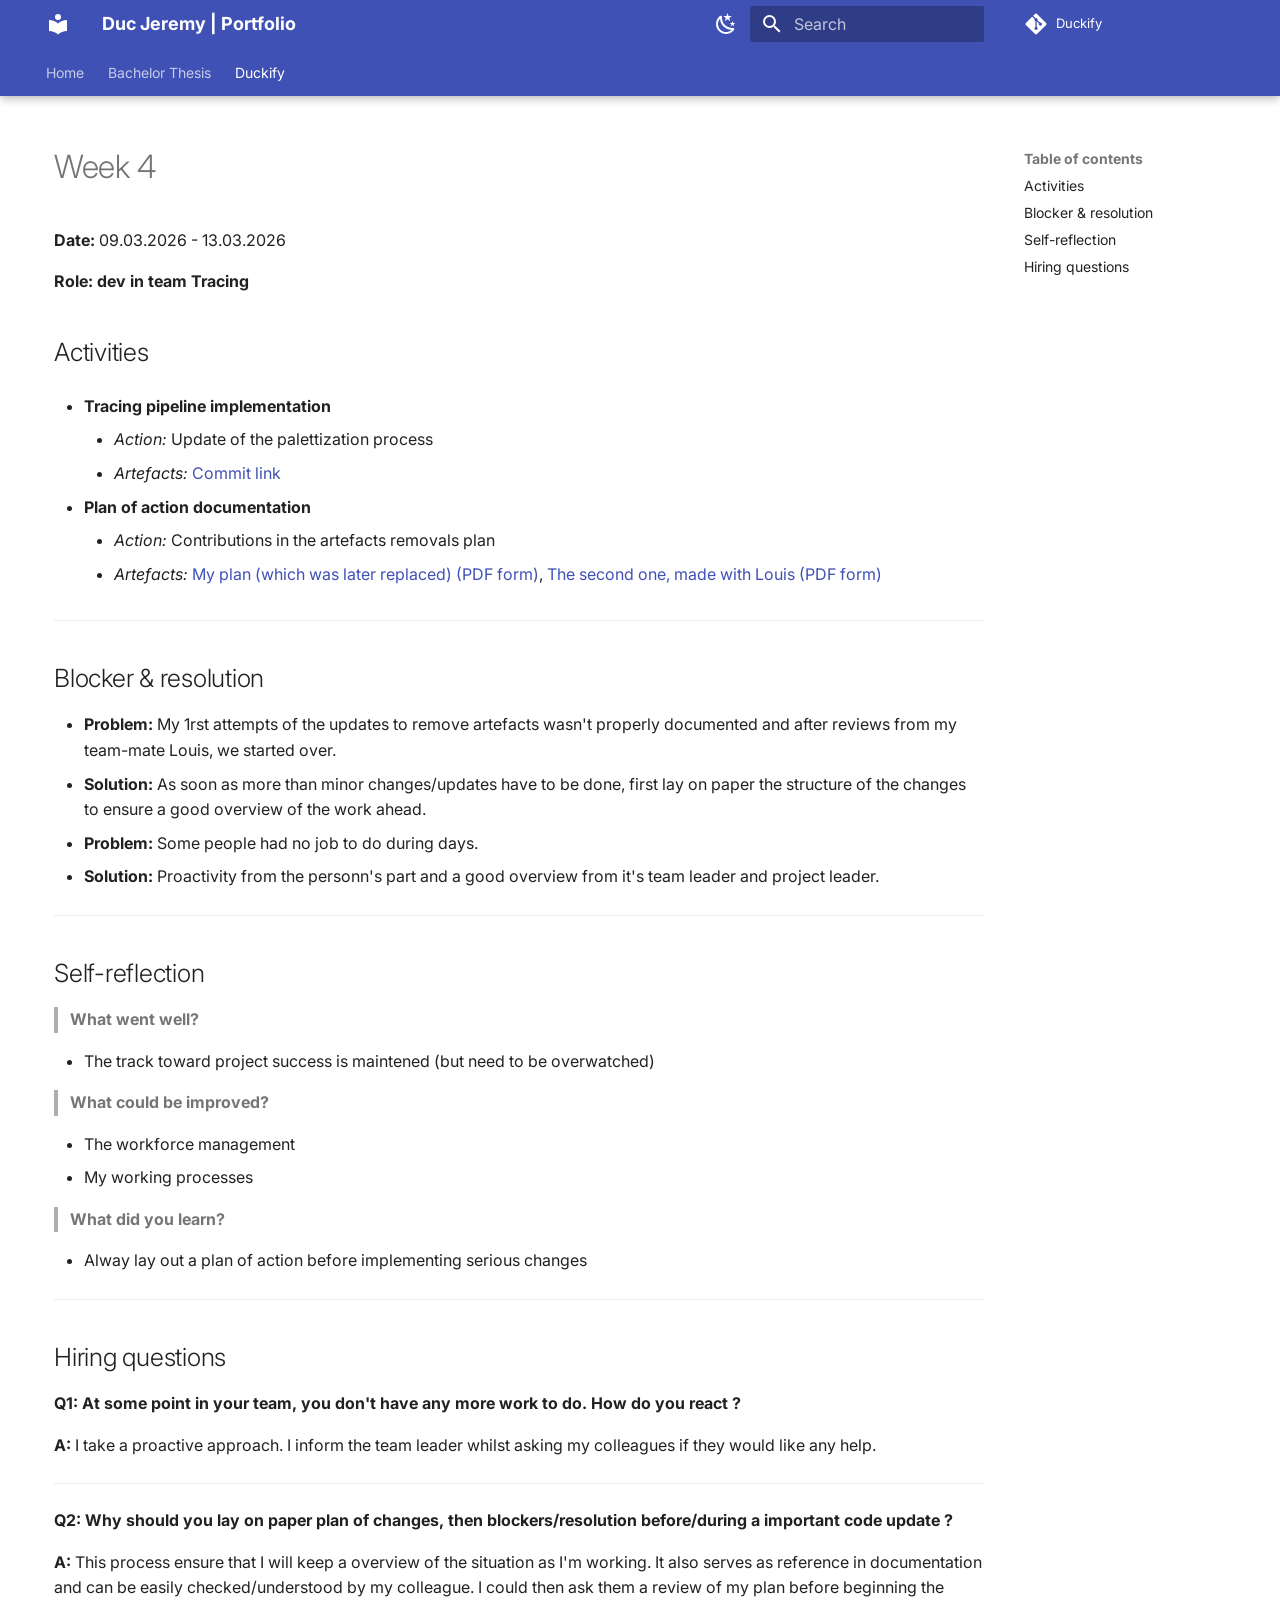
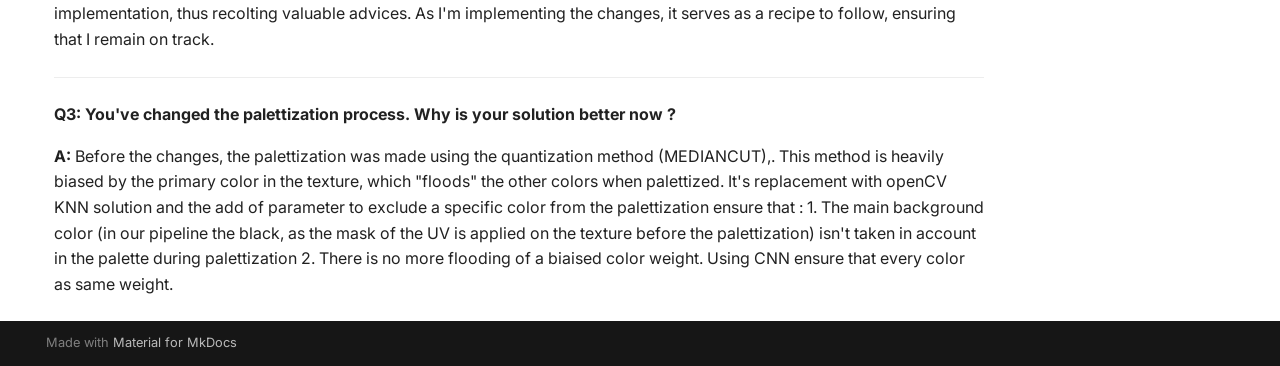
<file: duckify/journal/week4/index.html>
<!doctype html>
<html lang="en" class="no-js">
  <head>
    
      <meta charset="utf-8">
      <meta name="viewport" content="width=device-width,initial-scale=1">
      
      
      
      
        <link rel="prev" href="../week3/">
      
      
        <link rel="next" href="../week5/">
      
      
        
      
      
      <link rel="icon" href="../../../assets/logo.png">
      <meta name="generator" content="mkdocs-1.6.1, mkdocs-material-9.7.6">
    
    
      
        <title>Week 4 - Duc Jeremy | Portfolio</title>
      
    
    
      <link rel="stylesheet" href="../../../assets/stylesheets/main.484c7ddc.min.css">
      
        
        <link rel="stylesheet" href="../../../assets/stylesheets/palette.ab4e12ef.min.css">
      
      


    
    
      
    
    
      
        
        
        <link rel="preconnect" href="https://fonts.gstatic.com" crossorigin>
        <link rel="stylesheet" href="https://fonts.googleapis.com/css?family=Inter:300,300i,400,400i,700,700i%7CRoboto+Mono:400,400i,700,700i&display=fallback">
        <style>:root{--md-text-font:"Inter";--md-code-font:"Roboto Mono"}</style>
      
    
    
      <link rel="stylesheet" href="../../../stylesheets/extra.css">
    
    <script>__md_scope=new URL("../../..",location),__md_hash=e=>[...e].reduce(((e,_)=>(e<<5)-e+_.charCodeAt(0)),0),__md_get=(e,_=localStorage,t=__md_scope)=>JSON.parse(_.getItem(t.pathname+"."+e)),__md_set=(e,_,t=localStorage,a=__md_scope)=>{try{t.setItem(a.pathname+"."+e,JSON.stringify(_))}catch(e){}}</script>
    
      

    
    
  </head>
  
  
    
    
      
    
    
    
    
    <body dir="ltr" data-md-color-scheme="default" data-md-color-primary="indigo" data-md-color-accent="indigo">
  
    
    <input class="md-toggle" data-md-toggle="drawer" type="checkbox" id="__drawer" autocomplete="off">
    <input class="md-toggle" data-md-toggle="search" type="checkbox" id="__search" autocomplete="off">
    <label class="md-overlay" for="__drawer"></label>
    <div data-md-component="skip">
      
        
        <a href="#week-4" class="md-skip">
          Skip to content
        </a>
      
    </div>
    <div data-md-component="announce">
      
    </div>
    
    
      

  

<header class="md-header md-header--shadow md-header--lifted" data-md-component="header">
  <nav class="md-header__inner md-grid" aria-label="Header">
    <a href="../../.." title="Duc Jeremy | Portfolio" class="md-header__button md-logo" aria-label="Duc Jeremy | Portfolio" data-md-component="logo">
      
  
  <svg xmlns="http://www.w3.org/2000/svg" viewBox="0 0 24 24"><path d="M12 8a3 3 0 0 0 3-3 3 3 0 0 0-3-3 3 3 0 0 0-3 3 3 3 0 0 0 3 3m0 3.54C9.64 9.35 6.5 8 3 8v11c3.5 0 6.64 1.35 9 3.54 2.36-2.19 5.5-3.54 9-3.54V8c-3.5 0-6.64 1.35-9 3.54"/></svg>

    </a>
    <label class="md-header__button md-icon" for="__drawer">
      
      <svg xmlns="http://www.w3.org/2000/svg" viewBox="0 0 24 24"><path d="M3 6h18v2H3zm0 5h18v2H3zm0 5h18v2H3z"/></svg>
    </label>
    <div class="md-header__title" data-md-component="header-title">
      <div class="md-header__ellipsis">
        <div class="md-header__topic">
          <span class="md-ellipsis">
            Duc Jeremy | Portfolio
          </span>
        </div>
        <div class="md-header__topic" data-md-component="header-topic">
          <span class="md-ellipsis">
            
              Week 4
            
          </span>
        </div>
      </div>
    </div>
    
      
        <form class="md-header__option" data-md-component="palette">
  
    
    
    
    <input class="md-option" data-md-color-media="" data-md-color-scheme="default" data-md-color-primary="indigo" data-md-color-accent="indigo"  aria-label="Switch to dark mode"  type="radio" name="__palette" id="__palette_0">
    
      <label class="md-header__button md-icon" title="Switch to dark mode" for="__palette_1" hidden>
        <svg xmlns="http://www.w3.org/2000/svg" viewBox="0 0 24 24"><path d="m17.75 4.09-2.53 1.94.91 3.06-2.63-1.81-2.63 1.81.91-3.06-2.53-1.94L12.44 4l1.06-3 1.06 3zm3.5 6.91-1.64 1.25.59 1.98-1.7-1.17-1.7 1.17.59-1.98L15.75 11l2.06-.05L18.5 9l.69 1.95zm-2.28 4.95c.83-.08 1.72 1.1 1.19 1.85-.32.45-.66.87-1.08 1.27C15.17 23 8.84 23 4.94 19.07c-3.91-3.9-3.91-10.24 0-14.14.4-.4.82-.76 1.27-1.08.75-.53 1.93.36 1.85 1.19-.27 2.86.69 5.83 2.89 8.02a9.96 9.96 0 0 0 8.02 2.89m-1.64 2.02a12.08 12.08 0 0 1-7.8-3.47c-2.17-2.19-3.33-5-3.49-7.82-2.81 3.14-2.7 7.96.31 10.98 3.02 3.01 7.84 3.12 10.98.31"/></svg>
      </label>
    
  
    
    
    
    <input class="md-option" data-md-color-media="" data-md-color-scheme="slate" data-md-color-primary="indigo" data-md-color-accent="indigo"  aria-label="Switch to light mode"  type="radio" name="__palette" id="__palette_1">
    
      <label class="md-header__button md-icon" title="Switch to light mode" for="__palette_0" hidden>
        <svg xmlns="http://www.w3.org/2000/svg" viewBox="0 0 24 24"><path d="M12 7a5 5 0 0 1 5 5 5 5 0 0 1-5 5 5 5 0 0 1-5-5 5 5 0 0 1 5-5m0 2a3 3 0 0 0-3 3 3 3 0 0 0 3 3 3 3 0 0 0 3-3 3 3 0 0 0-3-3m0-7 2.39 3.42C13.65 5.15 12.84 5 12 5s-1.65.15-2.39.42zM3.34 7l4.16-.35A7.2 7.2 0 0 0 5.94 8.5c-.44.74-.69 1.5-.83 2.29zm.02 10 1.76-3.77a7.131 7.131 0 0 0 2.38 4.14zM20.65 7l-1.77 3.79a7.02 7.02 0 0 0-2.38-4.15zm-.01 10-4.14.36c.59-.51 1.12-1.14 1.54-1.86.42-.73.69-1.5.83-2.29zM12 22l-2.41-3.44c.74.27 1.55.44 2.41.44.82 0 1.63-.17 2.37-.44z"/></svg>
      </label>
    
  
</form>
      
    
    
      <script>var palette=__md_get("__palette");if(palette&&palette.color){if("(prefers-color-scheme)"===palette.color.media){var media=matchMedia("(prefers-color-scheme: light)"),input=document.querySelector(media.matches?"[data-md-color-media='(prefers-color-scheme: light)']":"[data-md-color-media='(prefers-color-scheme: dark)']");palette.color.media=input.getAttribute("data-md-color-media"),palette.color.scheme=input.getAttribute("data-md-color-scheme"),palette.color.primary=input.getAttribute("data-md-color-primary"),palette.color.accent=input.getAttribute("data-md-color-accent")}for(var[key,value]of Object.entries(palette.color))document.body.setAttribute("data-md-color-"+key,value)}</script>
    
    
    
      
      
        <label class="md-header__button md-icon" for="__search">
          
          <svg xmlns="http://www.w3.org/2000/svg" viewBox="0 0 24 24"><path d="M9.5 3A6.5 6.5 0 0 1 16 9.5c0 1.61-.59 3.09-1.56 4.23l.27.27h.79l5 5-1.5 1.5-5-5v-.79l-.27-.27A6.52 6.52 0 0 1 9.5 16 6.5 6.5 0 0 1 3 9.5 6.5 6.5 0 0 1 9.5 3m0 2C7 5 5 7 5 9.5S7 14 9.5 14 14 12 14 9.5 12 5 9.5 5"/></svg>
        </label>
        <div class="md-search" data-md-component="search" role="dialog">
  <label class="md-search__overlay" for="__search"></label>
  <div class="md-search__inner" role="search">
    <form class="md-search__form" name="search">
      <input type="text" class="md-search__input" name="query" aria-label="Search" placeholder="Search" autocapitalize="off" autocorrect="off" autocomplete="off" spellcheck="false" data-md-component="search-query" required>
      <label class="md-search__icon md-icon" for="__search">
        
        <svg xmlns="http://www.w3.org/2000/svg" viewBox="0 0 24 24"><path d="M9.5 3A6.5 6.5 0 0 1 16 9.5c0 1.61-.59 3.09-1.56 4.23l.27.27h.79l5 5-1.5 1.5-5-5v-.79l-.27-.27A6.52 6.52 0 0 1 9.5 16 6.5 6.5 0 0 1 3 9.5 6.5 6.5 0 0 1 9.5 3m0 2C7 5 5 7 5 9.5S7 14 9.5 14 14 12 14 9.5 12 5 9.5 5"/></svg>
        
        <svg xmlns="http://www.w3.org/2000/svg" viewBox="0 0 24 24"><path d="M20 11v2H8l5.5 5.5-1.42 1.42L4.16 12l7.92-7.92L13.5 5.5 8 11z"/></svg>
      </label>
      <nav class="md-search__options" aria-label="Search">
        
        <button type="reset" class="md-search__icon md-icon" title="Clear" aria-label="Clear" tabindex="-1">
          
          <svg xmlns="http://www.w3.org/2000/svg" viewBox="0 0 24 24"><path d="M19 6.41 17.59 5 12 10.59 6.41 5 5 6.41 10.59 12 5 17.59 6.41 19 12 13.41 17.59 19 19 17.59 13.41 12z"/></svg>
        </button>
      </nav>
      
    </form>
    <div class="md-search__output">
      <div class="md-search__scrollwrap" tabindex="0" data-md-scrollfix>
        <div class="md-search-result" data-md-component="search-result">
          <div class="md-search-result__meta">
            Initializing search
          </div>
          <ol class="md-search-result__list" role="presentation"></ol>
        </div>
      </div>
    </div>
  </div>
</div>
      
    
    
      <div class="md-header__source">
        <a href="https://github.com/Toys-R-Us-Rex/Duckify" title="Go to repository" class="md-source" data-md-component="source">
  <div class="md-source__icon md-icon">
    
    <svg xmlns="http://www.w3.org/2000/svg" viewBox="0 0 448 512"><!--! Font Awesome Free 7.1.0 by @fontawesome - https://fontawesome.com License - https://fontawesome.com/license/free (Icons: CC BY 4.0, Fonts: SIL OFL 1.1, Code: MIT License) Copyright 2025 Fonticons, Inc.--><path d="M439.6 236.1 244 40.5c-5.4-5.5-12.8-8.5-20.4-8.5s-15 3-20.4 8.4L162.5 81l51.5 51.5c27.1-9.1 52.7 16.8 43.4 43.7l49.7 49.7c34.2-11.8 61.2 31 35.5 56.7-26.5 26.5-70.2-2.9-56-37.3L240.3 199v121.9c25.3 12.5 22.3 41.8 9.1 55-6.4 6.4-15.2 10.1-24.3 10.1s-17.8-3.6-24.3-10.1c-17.6-17.6-11.1-46.9 11.2-56v-123c-20.8-8.5-24.6-30.7-18.6-45L142.6 101 8.5 235.1C3 240.6 0 247.9 0 255.5s3 15 8.5 20.4l195.6 195.7c5.4 5.4 12.7 8.4 20.4 8.4s15-3 20.4-8.4l194.7-194.7c5.4-5.4 8.4-12.8 8.4-20.4s-3-15-8.4-20.4"/></svg>
  </div>
  <div class="md-source__repository">
    Duckify
  </div>
</a>
      </div>
    
  </nav>
  
    
      
<nav class="md-tabs" aria-label="Tabs" data-md-component="tabs">
  <div class="md-grid">
    <ul class="md-tabs__list">
      
        
  
  
  
  
    <li class="md-tabs__item">
      <a href="../../.." class="md-tabs__link">
        
  
  
    
  
  Home

      </a>
    </li>
  

      
        
  
  
  
  
    
    
      <li class="md-tabs__item">
        <a href="../../../bachelor/" class="md-tabs__link">
          
  
  
  Bachelor Thesis

        </a>
      </li>
    
  

      
        
  
  
  
    
  
  
    
    
      <li class="md-tabs__item md-tabs__item--active">
        <a href="../../" class="md-tabs__link">
          
  
  
  Duckify

        </a>
      </li>
    
  

      
    </ul>
  </div>
</nav>
    
  
</header>
    
    <div class="md-container" data-md-component="container">
      
      
        
      
      <main class="md-main" data-md-component="main">
        <div class="md-main__inner md-grid">
          
            
              
              <div class="md-sidebar md-sidebar--primary" data-md-component="sidebar" data-md-type="navigation" >
                <div class="md-sidebar__scrollwrap">
                  <div class="md-sidebar__inner">
                    


  


<nav class="md-nav md-nav--primary md-nav--lifted" aria-label="Navigation" data-md-level="0">
  <label class="md-nav__title" for="__drawer">
    <a href="../../.." title="Duc Jeremy | Portfolio" class="md-nav__button md-logo" aria-label="Duc Jeremy | Portfolio" data-md-component="logo">
      
  
  <svg xmlns="http://www.w3.org/2000/svg" viewBox="0 0 24 24"><path d="M12 8a3 3 0 0 0 3-3 3 3 0 0 0-3-3 3 3 0 0 0-3 3 3 3 0 0 0 3 3m0 3.54C9.64 9.35 6.5 8 3 8v11c3.5 0 6.64 1.35 9 3.54 2.36-2.19 5.5-3.54 9-3.54V8c-3.5 0-6.64 1.35-9 3.54"/></svg>

    </a>
    Duc Jeremy | Portfolio
  </label>
  
    <div class="md-nav__source">
      <a href="https://github.com/Toys-R-Us-Rex/Duckify" title="Go to repository" class="md-source" data-md-component="source">
  <div class="md-source__icon md-icon">
    
    <svg xmlns="http://www.w3.org/2000/svg" viewBox="0 0 448 512"><!--! Font Awesome Free 7.1.0 by @fontawesome - https://fontawesome.com License - https://fontawesome.com/license/free (Icons: CC BY 4.0, Fonts: SIL OFL 1.1, Code: MIT License) Copyright 2025 Fonticons, Inc.--><path d="M439.6 236.1 244 40.5c-5.4-5.5-12.8-8.5-20.4-8.5s-15 3-20.4 8.4L162.5 81l51.5 51.5c27.1-9.1 52.7 16.8 43.4 43.7l49.7 49.7c34.2-11.8 61.2 31 35.5 56.7-26.5 26.5-70.2-2.9-56-37.3L240.3 199v121.9c25.3 12.5 22.3 41.8 9.1 55-6.4 6.4-15.2 10.1-24.3 10.1s-17.8-3.6-24.3-10.1c-17.6-17.6-11.1-46.9 11.2-56v-123c-20.8-8.5-24.6-30.7-18.6-45L142.6 101 8.5 235.1C3 240.6 0 247.9 0 255.5s3 15 8.5 20.4l195.6 195.7c5.4 5.4 12.7 8.4 20.4 8.4s15-3 20.4-8.4l194.7-194.7c5.4-5.4 8.4-12.8 8.4-20.4s-3-15-8.4-20.4"/></svg>
  </div>
  <div class="md-source__repository">
    Duckify
  </div>
</a>
    </div>
  
  <ul class="md-nav__list" data-md-scrollfix>
    
      
      
  
  
  
  
    <li class="md-nav__item">
      <a href="../../.." class="md-nav__link">
        
  
  
  <span class="md-ellipsis">
    
  
    Home
  

    
  </span>
  
  

      </a>
    </li>
  

    
      
      
  
  
  
  
    
    
    
    
      
      
        
      
    
    
    <li class="md-nav__item md-nav__item--nested">
      
        
        
        <input class="md-nav__toggle md-toggle " type="checkbox" id="__nav_2" >
        
          
          <label class="md-nav__link" for="__nav_2" id="__nav_2_label" tabindex="0">
            
  
  
  <span class="md-ellipsis">
    
  
    Bachelor Thesis
  

    
  </span>
  
  

            <span class="md-nav__icon md-icon"></span>
          </label>
        
        <nav class="md-nav" data-md-level="1" aria-labelledby="__nav_2_label" aria-expanded="false">
          <label class="md-nav__title" for="__nav_2">
            <span class="md-nav__icon md-icon"></span>
            
  
    Bachelor Thesis
  

          </label>
          <ul class="md-nav__list" data-md-scrollfix>
            
              
                
  
  
  
  
    <li class="md-nav__item">
      <a href="../../../bachelor/" class="md-nav__link">
        
  
  
  <span class="md-ellipsis">
    
  
    Overview
  

    
  </span>
  
  

      </a>
    </li>
  

              
            
          </ul>
        </nav>
      
    </li>
  

    
      
      
  
  
    
  
  
  
    
    
    
    
      
        
        
      
      
        
      
    
    
    <li class="md-nav__item md-nav__item--active md-nav__item--section md-nav__item--nested">
      
        
        
        <input class="md-nav__toggle md-toggle " type="checkbox" id="__nav_3" checked>
        
          
          <label class="md-nav__link" for="__nav_3" id="__nav_3_label" tabindex="">
            
  
  
  <span class="md-ellipsis">
    
  
    Duckify
  

    
  </span>
  
  

            <span class="md-nav__icon md-icon"></span>
          </label>
        
        <nav class="md-nav" data-md-level="1" aria-labelledby="__nav_3_label" aria-expanded="true">
          <label class="md-nav__title" for="__nav_3">
            <span class="md-nav__icon md-icon"></span>
            
  
    Duckify
  

          </label>
          <ul class="md-nav__list" data-md-scrollfix>
            
              
                
  
  
  
  
    <li class="md-nav__item">
      <a href="../../" class="md-nav__link">
        
  
  
  <span class="md-ellipsis">
    
  
    Overview
  

    
  </span>
  
  

      </a>
    </li>
  

              
            
              
                
  
  
  
  
    <li class="md-nav__item">
      <a href="../../competences/" class="md-nav__link">
        
  
  
  <span class="md-ellipsis">
    
  
    Compétences
  

    
  </span>
  
  

      </a>
    </li>
  

              
            
              
                
  
  
    
  
  
  
    
    
    
    
      
      
        
          
          
        
      
    
    
    <li class="md-nav__item md-nav__item--active md-nav__item--section md-nav__item--nested">
      
        
        
        <input class="md-nav__toggle md-toggle " type="checkbox" id="__nav_3_3" checked>
        
          
          <label class="md-nav__link" for="__nav_3_3" id="__nav_3_3_label" tabindex="">
            
  
  
  <span class="md-ellipsis">
    
  
    Journal
  

    
  </span>
  
  

            <span class="md-nav__icon md-icon"></span>
          </label>
        
        <nav class="md-nav" data-md-level="2" aria-labelledby="__nav_3_3_label" aria-expanded="true">
          <label class="md-nav__title" for="__nav_3_3">
            <span class="md-nav__icon md-icon"></span>
            
  
    Journal
  

          </label>
          <ul class="md-nav__list" data-md-scrollfix>
            
              
                
  
  
  
  
    <li class="md-nav__item">
      <a href="../" class="md-nav__link">
        
  
  
  <span class="md-ellipsis">
    
  
    Overview
  

    
  </span>
  
  

      </a>
    </li>
  

              
            
              
                
  
  
  
  
    <li class="md-nav__item">
      <a href="../week1/" class="md-nav__link">
        
  
  
  <span class="md-ellipsis">
    
  
    Week 1
  

    
  </span>
  
  

      </a>
    </li>
  

              
            
              
                
  
  
  
  
    <li class="md-nav__item">
      <a href="../week2/" class="md-nav__link">
        
  
  
  <span class="md-ellipsis">
    
  
    Week 2
  

    
  </span>
  
  

      </a>
    </li>
  

              
            
              
                
  
  
  
  
    <li class="md-nav__item">
      <a href="../week3/" class="md-nav__link">
        
  
  
  <span class="md-ellipsis">
    
  
    Week 3
  

    
  </span>
  
  

      </a>
    </li>
  

              
            
              
                
  
  
    
  
  
  
    <li class="md-nav__item md-nav__item--active">
      
      <input class="md-nav__toggle md-toggle" type="checkbox" id="__toc">
      
      
        
      
      
        <label class="md-nav__link md-nav__link--active" for="__toc">
          
  
  
  <span class="md-ellipsis">
    
  
    Week 4
  

    
  </span>
  
  

          <span class="md-nav__icon md-icon"></span>
        </label>
      
      <a href="./" class="md-nav__link md-nav__link--active">
        
  
  
  <span class="md-ellipsis">
    
  
    Week 4
  

    
  </span>
  
  

      </a>
      
        

<nav class="md-nav md-nav--secondary" aria-label="Table of contents">
  
  
  
    
  
  
    <label class="md-nav__title" for="__toc">
      <span class="md-nav__icon md-icon"></span>
      Table of contents
    </label>
    <ul class="md-nav__list" data-md-component="toc" data-md-scrollfix>
      
        <li class="md-nav__item">
  <a href="#activities" class="md-nav__link">
    <span class="md-ellipsis">
      
        Activities
      
    </span>
  </a>
  
</li>
      
        <li class="md-nav__item">
  <a href="#blocker-resolution" class="md-nav__link">
    <span class="md-ellipsis">
      
        Blocker &amp; resolution
      
    </span>
  </a>
  
</li>
      
        <li class="md-nav__item">
  <a href="#self-reflection" class="md-nav__link">
    <span class="md-ellipsis">
      
        Self-reflection
      
    </span>
  </a>
  
</li>
      
        <li class="md-nav__item">
  <a href="#hiring-questions" class="md-nav__link">
    <span class="md-ellipsis">
      
        Hiring questions
      
    </span>
  </a>
  
</li>
      
    </ul>
  
</nav>
      
    </li>
  

              
            
              
                
  
  
  
  
    <li class="md-nav__item">
      <a href="../week5/" class="md-nav__link">
        
  
  
  <span class="md-ellipsis">
    
  
    Week 5
  

    
  </span>
  
  

      </a>
    </li>
  

              
            
              
                
  
  
  
  
    <li class="md-nav__item">
      <a href="../week6/" class="md-nav__link">
        
  
  
  <span class="md-ellipsis">
    
  
    Week 6
  

    
  </span>
  
  

      </a>
    </li>
  

              
            
          </ul>
        </nav>
      
    </li>
  

              
            
          </ul>
        </nav>
      
    </li>
  

    
  </ul>
</nav>
                  </div>
                </div>
              </div>
            
            
              
              <div class="md-sidebar md-sidebar--secondary" data-md-component="sidebar" data-md-type="toc" >
                <div class="md-sidebar__scrollwrap">
                  <div class="md-sidebar__inner">
                    

<nav class="md-nav md-nav--secondary" aria-label="Table of contents">
  
  
  
    
  
  
    <label class="md-nav__title" for="__toc">
      <span class="md-nav__icon md-icon"></span>
      Table of contents
    </label>
    <ul class="md-nav__list" data-md-component="toc" data-md-scrollfix>
      
        <li class="md-nav__item">
  <a href="#activities" class="md-nav__link">
    <span class="md-ellipsis">
      
        Activities
      
    </span>
  </a>
  
</li>
      
        <li class="md-nav__item">
  <a href="#blocker-resolution" class="md-nav__link">
    <span class="md-ellipsis">
      
        Blocker &amp; resolution
      
    </span>
  </a>
  
</li>
      
        <li class="md-nav__item">
  <a href="#self-reflection" class="md-nav__link">
    <span class="md-ellipsis">
      
        Self-reflection
      
    </span>
  </a>
  
</li>
      
        <li class="md-nav__item">
  <a href="#hiring-questions" class="md-nav__link">
    <span class="md-ellipsis">
      
        Hiring questions
      
    </span>
  </a>
  
</li>
      
    </ul>
  
</nav>
                  </div>
                </div>
              </div>
            
          
          
            <div class="md-content" data-md-component="content">
              
              <article class="md-content__inner md-typeset">
                
                  


  
  


<h1 id="week-4">Week 4</h1>
<p><strong>Date:</strong> 09.03.2026 - 13.03.2026</p>
<p><strong>Role: dev in team Tracing</strong></p>
<h2 id="activities">Activities</h2>
<ul>
<li>
<p><strong>Tracing pipeline implementation</strong></p>
<ul>
<li><em>Action:</em> Update of the palettization process</li>
<li><em>Artefacts:</em> <a href="https://github.com/Toys-R-Us-Rex/Duckify/commit/029baa27dd0adeb881324274802aef5ff67be83d">Commit link</a></li>
</ul>
</li>
<li>
<p><strong>Plan of action documentation</strong></p>
<ul>
<li><em>Action:</em>  Contributions in the artefacts removals plan</li>
<li><em>Artefacts:</em> <a href="https://toys-r-us-rex.github.io/Duckify/architecture/tracing/artefacts-removal.pdf">My plan (which was later replaced) (PDF form)</a>, <a href="https://toys-r-us-rex.github.io/Duckify/architecture/tracing/improvements.pdf">The second one, made with Louis (PDF form)</a></li>
</ul>
</li>
</ul>
<hr />
<h2 id="blocker-resolution">Blocker &amp; resolution</h2>
<ul>
<li><strong>Problem:</strong> My 1rst attempts of the updates to remove artefacts wasn't properly documented and after reviews from my team-mate Louis, we started over.</li>
<li>
<p><strong>Solution:</strong> As soon as more than minor changes/updates have to be done, first lay on paper the structure of the changes to ensure a good overview of the work ahead.</p>
</li>
<li>
<p><strong>Problem:</strong> Some people had no job to do during days.</p>
</li>
<li><strong>Solution:</strong> Proactivity from the personn's part and a good overview from it's team leader and project leader.</li>
</ul>
<hr />
<h2 id="self-reflection">Self-reflection</h2>
<blockquote>
<p><strong>What went well?</strong></p>
</blockquote>
<ul>
<li>The track toward project success is maintened (but need to be overwatched)</li>
</ul>
<blockquote>
<p><strong>What could be improved?</strong></p>
</blockquote>
<ul>
<li>The workforce management</li>
<li>My working processes</li>
</ul>
<blockquote>
<p><strong>What did you learn?</strong></p>
</blockquote>
<ul>
<li>Alway lay out a plan of action before implementing serious changes</li>
</ul>
<hr />
<h2 id="hiring-questions">Hiring questions</h2>
<p><strong>Q1: At some point in your team, you don't have any more work to do. How do you react ?</strong></p>
<p><strong>A:</strong> I take a proactive approach. I inform the team leader whilst asking my colleagues if they would like any help.</p>
<hr />
<p><strong>Q2: Why should you lay on paper plan of changes, then blockers/resolution before/during a important code update ?</strong></p>
<p><strong>A:</strong> This process ensure that I will keep a overview of the situation as I'm working. It also serves as reference in documentation and can be easily checked/understood by my colleague. I could then ask them a review of my plan before beginning the implementation, thus recolting valuable advices. As I'm implementing the changes, it serves as a recipe to follow, ensuring that I remain on track.</p>
<hr />
<p><strong>Q3: You've changed the palettization process. Why is your solution better now ?</strong></p>
<p><strong>A:</strong> Before the changes, the palettization was made using the quantization method (MEDIANCUT),. This method is heavily biased by the
primary color in the texture, which "floods" the other colors when palettized. It's replacement with openCV KNN solution and the add of parameter to exclude a specific color from the palettization ensure that : 
    1. The main background color (in our pipeline the black, as the mask of the UV is applied on the texture before the palettization) isn't taken in account in the palette during palettization
    2. There is no more flooding of a biaised color weight. Using CNN ensure that every color as same weight.</p>












                
              </article>
            </div>
          
          
<script>var target=document.getElementById(location.hash.slice(1));target&&target.name&&(target.checked=target.name.startsWith("__tabbed_"))</script>
        </div>
        
          <button type="button" class="md-top md-icon" data-md-component="top" hidden>
  
  <svg xmlns="http://www.w3.org/2000/svg" viewBox="0 0 24 24"><path d="M13 20h-2V8l-5.5 5.5-1.42-1.42L12 4.16l7.92 7.92-1.42 1.42L13 8z"/></svg>
  Back to top
</button>
        
      </main>
      
        <footer class="md-footer">
  
  <div class="md-footer-meta md-typeset">
    <div class="md-footer-meta__inner md-grid">
      <div class="md-copyright">
  
  
    Made with
    <a href="https://squidfunk.github.io/mkdocs-material/" target="_blank" rel="noopener">
      Material for MkDocs
    </a>
  
</div>
      
    </div>
  </div>
</footer>
      
    </div>
    <div class="md-dialog" data-md-component="dialog">
      <div class="md-dialog__inner md-typeset"></div>
    </div>
    
    
    
      
      
      <script id="__config" type="application/json">{"annotate": null, "base": "../../..", "features": ["navigation.tabs", "navigation.tabs.sticky", "navigation.sections", "navigation.top", "toc.follow"], "search": "../../../assets/javascripts/workers/search.2c215733.min.js", "tags": null, "translations": {"clipboard.copied": "Copied to clipboard", "clipboard.copy": "Copy to clipboard", "search.result.more.one": "1 more on this page", "search.result.more.other": "# more on this page", "search.result.none": "No matching documents", "search.result.one": "1 matching document", "search.result.other": "# matching documents", "search.result.placeholder": "Type to start searching", "search.result.term.missing": "Missing", "select.version": "Select version"}, "version": null}</script>
    
    
      <script src="../../../assets/javascripts/bundle.79ae519e.min.js"></script>
      
    
  </body>
</html>
</file>
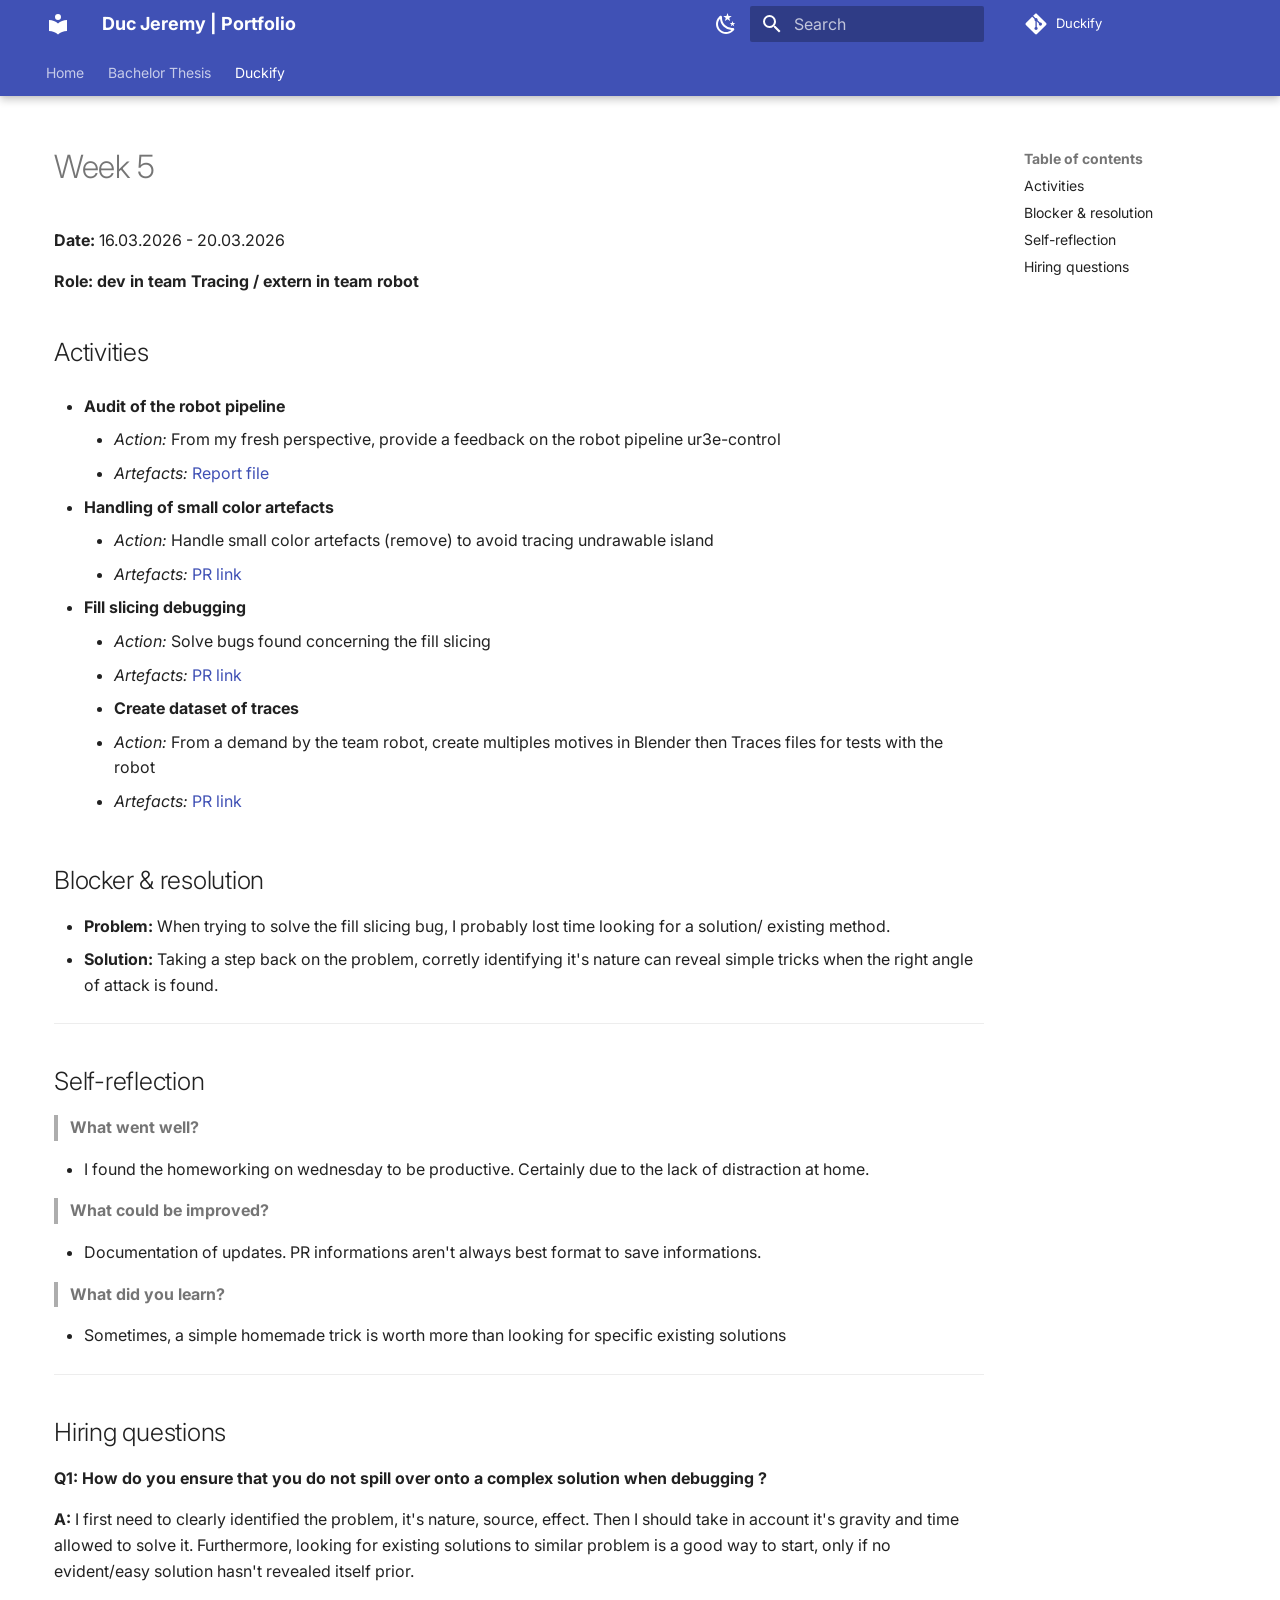
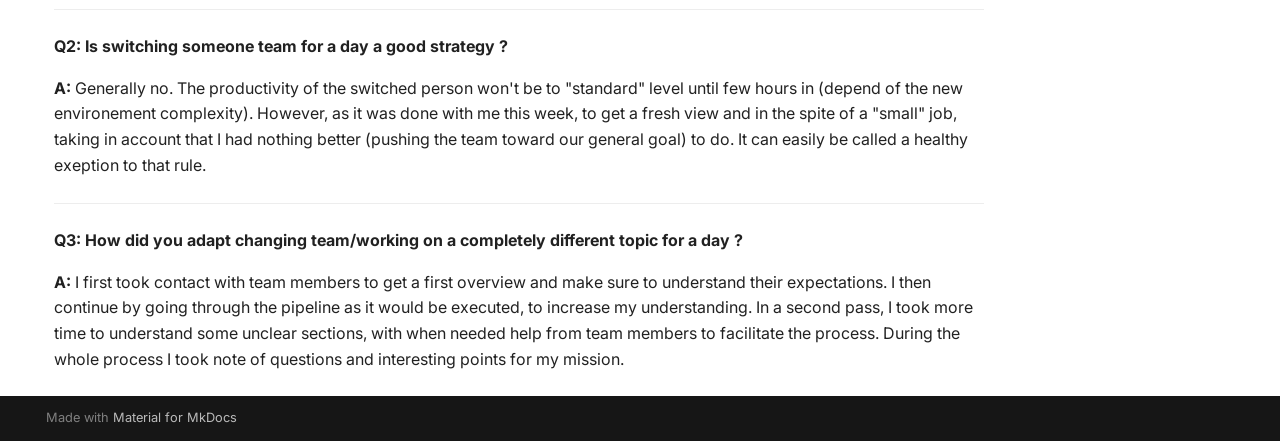
<file: duckify/journal/week5/index.html>
<!doctype html>
<html lang="en" class="no-js">
  <head>
    
      <meta charset="utf-8">
      <meta name="viewport" content="width=device-width,initial-scale=1">
      
      
      
      
        <link rel="prev" href="../week4/">
      
      
        <link rel="next" href="../week6/">
      
      
        
      
      
      <link rel="icon" href="../../../assets/logo.png">
      <meta name="generator" content="mkdocs-1.6.1, mkdocs-material-9.7.6">
    
    
      
        <title>Week 5 - Duc Jeremy | Portfolio</title>
      
    
    
      <link rel="stylesheet" href="../../../assets/stylesheets/main.484c7ddc.min.css">
      
        
        <link rel="stylesheet" href="../../../assets/stylesheets/palette.ab4e12ef.min.css">
      
      


    
    
      
    
    
      
        
        
        <link rel="preconnect" href="https://fonts.gstatic.com" crossorigin>
        <link rel="stylesheet" href="https://fonts.googleapis.com/css?family=Inter:300,300i,400,400i,700,700i%7CRoboto+Mono:400,400i,700,700i&display=fallback">
        <style>:root{--md-text-font:"Inter";--md-code-font:"Roboto Mono"}</style>
      
    
    
      <link rel="stylesheet" href="../../../stylesheets/extra.css">
    
    <script>__md_scope=new URL("../../..",location),__md_hash=e=>[...e].reduce(((e,_)=>(e<<5)-e+_.charCodeAt(0)),0),__md_get=(e,_=localStorage,t=__md_scope)=>JSON.parse(_.getItem(t.pathname+"."+e)),__md_set=(e,_,t=localStorage,a=__md_scope)=>{try{t.setItem(a.pathname+"."+e,JSON.stringify(_))}catch(e){}}</script>
    
      

    
    
  </head>
  
  
    
    
      
    
    
    
    
    <body dir="ltr" data-md-color-scheme="default" data-md-color-primary="indigo" data-md-color-accent="indigo">
  
    
    <input class="md-toggle" data-md-toggle="drawer" type="checkbox" id="__drawer" autocomplete="off">
    <input class="md-toggle" data-md-toggle="search" type="checkbox" id="__search" autocomplete="off">
    <label class="md-overlay" for="__drawer"></label>
    <div data-md-component="skip">
      
        
        <a href="#week-5" class="md-skip">
          Skip to content
        </a>
      
    </div>
    <div data-md-component="announce">
      
    </div>
    
    
      

  

<header class="md-header md-header--shadow md-header--lifted" data-md-component="header">
  <nav class="md-header__inner md-grid" aria-label="Header">
    <a href="../../.." title="Duc Jeremy | Portfolio" class="md-header__button md-logo" aria-label="Duc Jeremy | Portfolio" data-md-component="logo">
      
  
  <svg xmlns="http://www.w3.org/2000/svg" viewBox="0 0 24 24"><path d="M12 8a3 3 0 0 0 3-3 3 3 0 0 0-3-3 3 3 0 0 0-3 3 3 3 0 0 0 3 3m0 3.54C9.64 9.35 6.5 8 3 8v11c3.5 0 6.64 1.35 9 3.54 2.36-2.19 5.5-3.54 9-3.54V8c-3.5 0-6.64 1.35-9 3.54"/></svg>

    </a>
    <label class="md-header__button md-icon" for="__drawer">
      
      <svg xmlns="http://www.w3.org/2000/svg" viewBox="0 0 24 24"><path d="M3 6h18v2H3zm0 5h18v2H3zm0 5h18v2H3z"/></svg>
    </label>
    <div class="md-header__title" data-md-component="header-title">
      <div class="md-header__ellipsis">
        <div class="md-header__topic">
          <span class="md-ellipsis">
            Duc Jeremy | Portfolio
          </span>
        </div>
        <div class="md-header__topic" data-md-component="header-topic">
          <span class="md-ellipsis">
            
              Week 5
            
          </span>
        </div>
      </div>
    </div>
    
      
        <form class="md-header__option" data-md-component="palette">
  
    
    
    
    <input class="md-option" data-md-color-media="" data-md-color-scheme="default" data-md-color-primary="indigo" data-md-color-accent="indigo"  aria-label="Switch to dark mode"  type="radio" name="__palette" id="__palette_0">
    
      <label class="md-header__button md-icon" title="Switch to dark mode" for="__palette_1" hidden>
        <svg xmlns="http://www.w3.org/2000/svg" viewBox="0 0 24 24"><path d="m17.75 4.09-2.53 1.94.91 3.06-2.63-1.81-2.63 1.81.91-3.06-2.53-1.94L12.44 4l1.06-3 1.06 3zm3.5 6.91-1.64 1.25.59 1.98-1.7-1.17-1.7 1.17.59-1.98L15.75 11l2.06-.05L18.5 9l.69 1.95zm-2.28 4.95c.83-.08 1.72 1.1 1.19 1.85-.32.45-.66.87-1.08 1.27C15.17 23 8.84 23 4.94 19.07c-3.91-3.9-3.91-10.24 0-14.14.4-.4.82-.76 1.27-1.08.75-.53 1.93.36 1.85 1.19-.27 2.86.69 5.83 2.89 8.02a9.96 9.96 0 0 0 8.02 2.89m-1.64 2.02a12.08 12.08 0 0 1-7.8-3.47c-2.17-2.19-3.33-5-3.49-7.82-2.81 3.14-2.7 7.96.31 10.98 3.02 3.01 7.84 3.12 10.98.31"/></svg>
      </label>
    
  
    
    
    
    <input class="md-option" data-md-color-media="" data-md-color-scheme="slate" data-md-color-primary="indigo" data-md-color-accent="indigo"  aria-label="Switch to light mode"  type="radio" name="__palette" id="__palette_1">
    
      <label class="md-header__button md-icon" title="Switch to light mode" for="__palette_0" hidden>
        <svg xmlns="http://www.w3.org/2000/svg" viewBox="0 0 24 24"><path d="M12 7a5 5 0 0 1 5 5 5 5 0 0 1-5 5 5 5 0 0 1-5-5 5 5 0 0 1 5-5m0 2a3 3 0 0 0-3 3 3 3 0 0 0 3 3 3 3 0 0 0 3-3 3 3 0 0 0-3-3m0-7 2.39 3.42C13.65 5.15 12.84 5 12 5s-1.65.15-2.39.42zM3.34 7l4.16-.35A7.2 7.2 0 0 0 5.94 8.5c-.44.74-.69 1.5-.83 2.29zm.02 10 1.76-3.77a7.131 7.131 0 0 0 2.38 4.14zM20.65 7l-1.77 3.79a7.02 7.02 0 0 0-2.38-4.15zm-.01 10-4.14.36c.59-.51 1.12-1.14 1.54-1.86.42-.73.69-1.5.83-2.29zM12 22l-2.41-3.44c.74.27 1.55.44 2.41.44.82 0 1.63-.17 2.37-.44z"/></svg>
      </label>
    
  
</form>
      
    
    
      <script>var palette=__md_get("__palette");if(palette&&palette.color){if("(prefers-color-scheme)"===palette.color.media){var media=matchMedia("(prefers-color-scheme: light)"),input=document.querySelector(media.matches?"[data-md-color-media='(prefers-color-scheme: light)']":"[data-md-color-media='(prefers-color-scheme: dark)']");palette.color.media=input.getAttribute("data-md-color-media"),palette.color.scheme=input.getAttribute("data-md-color-scheme"),palette.color.primary=input.getAttribute("data-md-color-primary"),palette.color.accent=input.getAttribute("data-md-color-accent")}for(var[key,value]of Object.entries(palette.color))document.body.setAttribute("data-md-color-"+key,value)}</script>
    
    
    
      
      
        <label class="md-header__button md-icon" for="__search">
          
          <svg xmlns="http://www.w3.org/2000/svg" viewBox="0 0 24 24"><path d="M9.5 3A6.5 6.5 0 0 1 16 9.5c0 1.61-.59 3.09-1.56 4.23l.27.27h.79l5 5-1.5 1.5-5-5v-.79l-.27-.27A6.52 6.52 0 0 1 9.5 16 6.5 6.5 0 0 1 3 9.5 6.5 6.5 0 0 1 9.5 3m0 2C7 5 5 7 5 9.5S7 14 9.5 14 14 12 14 9.5 12 5 9.5 5"/></svg>
        </label>
        <div class="md-search" data-md-component="search" role="dialog">
  <label class="md-search__overlay" for="__search"></label>
  <div class="md-search__inner" role="search">
    <form class="md-search__form" name="search">
      <input type="text" class="md-search__input" name="query" aria-label="Search" placeholder="Search" autocapitalize="off" autocorrect="off" autocomplete="off" spellcheck="false" data-md-component="search-query" required>
      <label class="md-search__icon md-icon" for="__search">
        
        <svg xmlns="http://www.w3.org/2000/svg" viewBox="0 0 24 24"><path d="M9.5 3A6.5 6.5 0 0 1 16 9.5c0 1.61-.59 3.09-1.56 4.23l.27.27h.79l5 5-1.5 1.5-5-5v-.79l-.27-.27A6.52 6.52 0 0 1 9.5 16 6.5 6.5 0 0 1 3 9.5 6.5 6.5 0 0 1 9.5 3m0 2C7 5 5 7 5 9.5S7 14 9.5 14 14 12 14 9.5 12 5 9.5 5"/></svg>
        
        <svg xmlns="http://www.w3.org/2000/svg" viewBox="0 0 24 24"><path d="M20 11v2H8l5.5 5.5-1.42 1.42L4.16 12l7.92-7.92L13.5 5.5 8 11z"/></svg>
      </label>
      <nav class="md-search__options" aria-label="Search">
        
        <button type="reset" class="md-search__icon md-icon" title="Clear" aria-label="Clear" tabindex="-1">
          
          <svg xmlns="http://www.w3.org/2000/svg" viewBox="0 0 24 24"><path d="M19 6.41 17.59 5 12 10.59 6.41 5 5 6.41 10.59 12 5 17.59 6.41 19 12 13.41 17.59 19 19 17.59 13.41 12z"/></svg>
        </button>
      </nav>
      
    </form>
    <div class="md-search__output">
      <div class="md-search__scrollwrap" tabindex="0" data-md-scrollfix>
        <div class="md-search-result" data-md-component="search-result">
          <div class="md-search-result__meta">
            Initializing search
          </div>
          <ol class="md-search-result__list" role="presentation"></ol>
        </div>
      </div>
    </div>
  </div>
</div>
      
    
    
      <div class="md-header__source">
        <a href="https://github.com/Toys-R-Us-Rex/Duckify" title="Go to repository" class="md-source" data-md-component="source">
  <div class="md-source__icon md-icon">
    
    <svg xmlns="http://www.w3.org/2000/svg" viewBox="0 0 448 512"><!--! Font Awesome Free 7.1.0 by @fontawesome - https://fontawesome.com License - https://fontawesome.com/license/free (Icons: CC BY 4.0, Fonts: SIL OFL 1.1, Code: MIT License) Copyright 2025 Fonticons, Inc.--><path d="M439.6 236.1 244 40.5c-5.4-5.5-12.8-8.5-20.4-8.5s-15 3-20.4 8.4L162.5 81l51.5 51.5c27.1-9.1 52.7 16.8 43.4 43.7l49.7 49.7c34.2-11.8 61.2 31 35.5 56.7-26.5 26.5-70.2-2.9-56-37.3L240.3 199v121.9c25.3 12.5 22.3 41.8 9.1 55-6.4 6.4-15.2 10.1-24.3 10.1s-17.8-3.6-24.3-10.1c-17.6-17.6-11.1-46.9 11.2-56v-123c-20.8-8.5-24.6-30.7-18.6-45L142.6 101 8.5 235.1C3 240.6 0 247.9 0 255.5s3 15 8.5 20.4l195.6 195.7c5.4 5.4 12.7 8.4 20.4 8.4s15-3 20.4-8.4l194.7-194.7c5.4-5.4 8.4-12.8 8.4-20.4s-3-15-8.4-20.4"/></svg>
  </div>
  <div class="md-source__repository">
    Duckify
  </div>
</a>
      </div>
    
  </nav>
  
    
      
<nav class="md-tabs" aria-label="Tabs" data-md-component="tabs">
  <div class="md-grid">
    <ul class="md-tabs__list">
      
        
  
  
  
  
    <li class="md-tabs__item">
      <a href="../../.." class="md-tabs__link">
        
  
  
    
  
  Home

      </a>
    </li>
  

      
        
  
  
  
  
    
    
      <li class="md-tabs__item">
        <a href="../../../bachelor/" class="md-tabs__link">
          
  
  
  Bachelor Thesis

        </a>
      </li>
    
  

      
        
  
  
  
    
  
  
    
    
      <li class="md-tabs__item md-tabs__item--active">
        <a href="../../" class="md-tabs__link">
          
  
  
  Duckify

        </a>
      </li>
    
  

      
    </ul>
  </div>
</nav>
    
  
</header>
    
    <div class="md-container" data-md-component="container">
      
      
        
      
      <main class="md-main" data-md-component="main">
        <div class="md-main__inner md-grid">
          
            
              
              <div class="md-sidebar md-sidebar--primary" data-md-component="sidebar" data-md-type="navigation" >
                <div class="md-sidebar__scrollwrap">
                  <div class="md-sidebar__inner">
                    


  


<nav class="md-nav md-nav--primary md-nav--lifted" aria-label="Navigation" data-md-level="0">
  <label class="md-nav__title" for="__drawer">
    <a href="../../.." title="Duc Jeremy | Portfolio" class="md-nav__button md-logo" aria-label="Duc Jeremy | Portfolio" data-md-component="logo">
      
  
  <svg xmlns="http://www.w3.org/2000/svg" viewBox="0 0 24 24"><path d="M12 8a3 3 0 0 0 3-3 3 3 0 0 0-3-3 3 3 0 0 0-3 3 3 3 0 0 0 3 3m0 3.54C9.64 9.35 6.5 8 3 8v11c3.5 0 6.64 1.35 9 3.54 2.36-2.19 5.5-3.54 9-3.54V8c-3.5 0-6.64 1.35-9 3.54"/></svg>

    </a>
    Duc Jeremy | Portfolio
  </label>
  
    <div class="md-nav__source">
      <a href="https://github.com/Toys-R-Us-Rex/Duckify" title="Go to repository" class="md-source" data-md-component="source">
  <div class="md-source__icon md-icon">
    
    <svg xmlns="http://www.w3.org/2000/svg" viewBox="0 0 448 512"><!--! Font Awesome Free 7.1.0 by @fontawesome - https://fontawesome.com License - https://fontawesome.com/license/free (Icons: CC BY 4.0, Fonts: SIL OFL 1.1, Code: MIT License) Copyright 2025 Fonticons, Inc.--><path d="M439.6 236.1 244 40.5c-5.4-5.5-12.8-8.5-20.4-8.5s-15 3-20.4 8.4L162.5 81l51.5 51.5c27.1-9.1 52.7 16.8 43.4 43.7l49.7 49.7c34.2-11.8 61.2 31 35.5 56.7-26.5 26.5-70.2-2.9-56-37.3L240.3 199v121.9c25.3 12.5 22.3 41.8 9.1 55-6.4 6.4-15.2 10.1-24.3 10.1s-17.8-3.6-24.3-10.1c-17.6-17.6-11.1-46.9 11.2-56v-123c-20.8-8.5-24.6-30.7-18.6-45L142.6 101 8.5 235.1C3 240.6 0 247.9 0 255.5s3 15 8.5 20.4l195.6 195.7c5.4 5.4 12.7 8.4 20.4 8.4s15-3 20.4-8.4l194.7-194.7c5.4-5.4 8.4-12.8 8.4-20.4s-3-15-8.4-20.4"/></svg>
  </div>
  <div class="md-source__repository">
    Duckify
  </div>
</a>
    </div>
  
  <ul class="md-nav__list" data-md-scrollfix>
    
      
      
  
  
  
  
    <li class="md-nav__item">
      <a href="../../.." class="md-nav__link">
        
  
  
  <span class="md-ellipsis">
    
  
    Home
  

    
  </span>
  
  

      </a>
    </li>
  

    
      
      
  
  
  
  
    
    
    
    
      
      
        
      
    
    
    <li class="md-nav__item md-nav__item--nested">
      
        
        
        <input class="md-nav__toggle md-toggle " type="checkbox" id="__nav_2" >
        
          
          <label class="md-nav__link" for="__nav_2" id="__nav_2_label" tabindex="0">
            
  
  
  <span class="md-ellipsis">
    
  
    Bachelor Thesis
  

    
  </span>
  
  

            <span class="md-nav__icon md-icon"></span>
          </label>
        
        <nav class="md-nav" data-md-level="1" aria-labelledby="__nav_2_label" aria-expanded="false">
          <label class="md-nav__title" for="__nav_2">
            <span class="md-nav__icon md-icon"></span>
            
  
    Bachelor Thesis
  

          </label>
          <ul class="md-nav__list" data-md-scrollfix>
            
              
                
  
  
  
  
    <li class="md-nav__item">
      <a href="../../../bachelor/" class="md-nav__link">
        
  
  
  <span class="md-ellipsis">
    
  
    Overview
  

    
  </span>
  
  

      </a>
    </li>
  

              
            
          </ul>
        </nav>
      
    </li>
  

    
      
      
  
  
    
  
  
  
    
    
    
    
      
        
        
      
      
        
      
    
    
    <li class="md-nav__item md-nav__item--active md-nav__item--section md-nav__item--nested">
      
        
        
        <input class="md-nav__toggle md-toggle " type="checkbox" id="__nav_3" checked>
        
          
          <label class="md-nav__link" for="__nav_3" id="__nav_3_label" tabindex="">
            
  
  
  <span class="md-ellipsis">
    
  
    Duckify
  

    
  </span>
  
  

            <span class="md-nav__icon md-icon"></span>
          </label>
        
        <nav class="md-nav" data-md-level="1" aria-labelledby="__nav_3_label" aria-expanded="true">
          <label class="md-nav__title" for="__nav_3">
            <span class="md-nav__icon md-icon"></span>
            
  
    Duckify
  

          </label>
          <ul class="md-nav__list" data-md-scrollfix>
            
              
                
  
  
  
  
    <li class="md-nav__item">
      <a href="../../" class="md-nav__link">
        
  
  
  <span class="md-ellipsis">
    
  
    Overview
  

    
  </span>
  
  

      </a>
    </li>
  

              
            
              
                
  
  
  
  
    <li class="md-nav__item">
      <a href="../../competences/" class="md-nav__link">
        
  
  
  <span class="md-ellipsis">
    
  
    Compétences
  

    
  </span>
  
  

      </a>
    </li>
  

              
            
              
                
  
  
    
  
  
  
    
    
    
    
      
      
        
          
          
        
      
    
    
    <li class="md-nav__item md-nav__item--active md-nav__item--section md-nav__item--nested">
      
        
        
        <input class="md-nav__toggle md-toggle " type="checkbox" id="__nav_3_3" checked>
        
          
          <label class="md-nav__link" for="__nav_3_3" id="__nav_3_3_label" tabindex="">
            
  
  
  <span class="md-ellipsis">
    
  
    Journal
  

    
  </span>
  
  

            <span class="md-nav__icon md-icon"></span>
          </label>
        
        <nav class="md-nav" data-md-level="2" aria-labelledby="__nav_3_3_label" aria-expanded="true">
          <label class="md-nav__title" for="__nav_3_3">
            <span class="md-nav__icon md-icon"></span>
            
  
    Journal
  

          </label>
          <ul class="md-nav__list" data-md-scrollfix>
            
              
                
  
  
  
  
    <li class="md-nav__item">
      <a href="../" class="md-nav__link">
        
  
  
  <span class="md-ellipsis">
    
  
    Overview
  

    
  </span>
  
  

      </a>
    </li>
  

              
            
              
                
  
  
  
  
    <li class="md-nav__item">
      <a href="../week1/" class="md-nav__link">
        
  
  
  <span class="md-ellipsis">
    
  
    Week 1
  

    
  </span>
  
  

      </a>
    </li>
  

              
            
              
                
  
  
  
  
    <li class="md-nav__item">
      <a href="../week2/" class="md-nav__link">
        
  
  
  <span class="md-ellipsis">
    
  
    Week 2
  

    
  </span>
  
  

      </a>
    </li>
  

              
            
              
                
  
  
  
  
    <li class="md-nav__item">
      <a href="../week3/" class="md-nav__link">
        
  
  
  <span class="md-ellipsis">
    
  
    Week 3
  

    
  </span>
  
  

      </a>
    </li>
  

              
            
              
                
  
  
  
  
    <li class="md-nav__item">
      <a href="../week4/" class="md-nav__link">
        
  
  
  <span class="md-ellipsis">
    
  
    Week 4
  

    
  </span>
  
  

      </a>
    </li>
  

              
            
              
                
  
  
    
  
  
  
    <li class="md-nav__item md-nav__item--active">
      
      <input class="md-nav__toggle md-toggle" type="checkbox" id="__toc">
      
      
        
      
      
        <label class="md-nav__link md-nav__link--active" for="__toc">
          
  
  
  <span class="md-ellipsis">
    
  
    Week 5
  

    
  </span>
  
  

          <span class="md-nav__icon md-icon"></span>
        </label>
      
      <a href="./" class="md-nav__link md-nav__link--active">
        
  
  
  <span class="md-ellipsis">
    
  
    Week 5
  

    
  </span>
  
  

      </a>
      
        

<nav class="md-nav md-nav--secondary" aria-label="Table of contents">
  
  
  
    
  
  
    <label class="md-nav__title" for="__toc">
      <span class="md-nav__icon md-icon"></span>
      Table of contents
    </label>
    <ul class="md-nav__list" data-md-component="toc" data-md-scrollfix>
      
        <li class="md-nav__item">
  <a href="#activities" class="md-nav__link">
    <span class="md-ellipsis">
      
        Activities
      
    </span>
  </a>
  
</li>
      
        <li class="md-nav__item">
  <a href="#blocker-resolution" class="md-nav__link">
    <span class="md-ellipsis">
      
        Blocker &amp; resolution
      
    </span>
  </a>
  
</li>
      
        <li class="md-nav__item">
  <a href="#self-reflection" class="md-nav__link">
    <span class="md-ellipsis">
      
        Self-reflection
      
    </span>
  </a>
  
</li>
      
        <li class="md-nav__item">
  <a href="#hiring-questions" class="md-nav__link">
    <span class="md-ellipsis">
      
        Hiring questions
      
    </span>
  </a>
  
</li>
      
    </ul>
  
</nav>
      
    </li>
  

              
            
              
                
  
  
  
  
    <li class="md-nav__item">
      <a href="../week6/" class="md-nav__link">
        
  
  
  <span class="md-ellipsis">
    
  
    Week 6
  

    
  </span>
  
  

      </a>
    </li>
  

              
            
          </ul>
        </nav>
      
    </li>
  

              
            
          </ul>
        </nav>
      
    </li>
  

    
  </ul>
</nav>
                  </div>
                </div>
              </div>
            
            
              
              <div class="md-sidebar md-sidebar--secondary" data-md-component="sidebar" data-md-type="toc" >
                <div class="md-sidebar__scrollwrap">
                  <div class="md-sidebar__inner">
                    

<nav class="md-nav md-nav--secondary" aria-label="Table of contents">
  
  
  
    
  
  
    <label class="md-nav__title" for="__toc">
      <span class="md-nav__icon md-icon"></span>
      Table of contents
    </label>
    <ul class="md-nav__list" data-md-component="toc" data-md-scrollfix>
      
        <li class="md-nav__item">
  <a href="#activities" class="md-nav__link">
    <span class="md-ellipsis">
      
        Activities
      
    </span>
  </a>
  
</li>
      
        <li class="md-nav__item">
  <a href="#blocker-resolution" class="md-nav__link">
    <span class="md-ellipsis">
      
        Blocker &amp; resolution
      
    </span>
  </a>
  
</li>
      
        <li class="md-nav__item">
  <a href="#self-reflection" class="md-nav__link">
    <span class="md-ellipsis">
      
        Self-reflection
      
    </span>
  </a>
  
</li>
      
        <li class="md-nav__item">
  <a href="#hiring-questions" class="md-nav__link">
    <span class="md-ellipsis">
      
        Hiring questions
      
    </span>
  </a>
  
</li>
      
    </ul>
  
</nav>
                  </div>
                </div>
              </div>
            
          
          
            <div class="md-content" data-md-component="content">
              
              <article class="md-content__inner md-typeset">
                
                  


  
  


<h1 id="week-5">Week 5</h1>
<p><strong>Date:</strong> 16.03.2026 - 20.03.2026</p>
<p><strong>Role: dev in team Tracing / extern in team robot</strong></p>
<h2 id="activities">Activities</h2>
<ul>
<li>
<p><strong>Audit of the robot pipeline</strong></p>
<ul>
<li><em>Action:</em> From my fresh perspective, provide a feedback on the robot pipeline ur3e-control</li>
<li><em>Artefacts:</em> <a href="https://toys-r-us-rex.github.io/Duckify/architecture/robot/audit/2026-03-18.pdf">Report file</a></li>
</ul>
</li>
<li>
<p><strong>Handling of small color artefacts</strong></p>
<ul>
<li><em>Action:</em> Handle small color artefacts (remove) to avoid tracing undrawable island</li>
<li><em>Artefacts:</em> <a href="https://github.com/Toys-R-Us-Rex/Duckify/pull/74">PR link</a></li>
</ul>
</li>
<li>
<p><strong>Fill slicing debugging</strong></p>
<ul>
<li><em>Action:</em> Solve bugs found concerning the fill slicing</li>
<li>
<p><em>Artefacts:</em> <a href="https://github.com/Toys-R-Us-Rex/Duckify/pull/74">PR link</a></p>
</li>
<li>
<p><strong>Create dataset of traces</strong></p>
</li>
<li><em>Action:</em> From a demand by the team robot, create multiples motives in Blender then Traces files for tests with the robot</li>
<li><em>Artefacts:</em> <a href="https://github.com/Toys-R-Us-Rex/Duckify/pull/82">PR link</a></li>
</ul>
</li>
</ul>
<h2 id="blocker-resolution">Blocker &amp; resolution</h2>
<ul>
<li><strong>Problem:</strong> When trying to solve the fill slicing bug, I  probably lost time looking for a solution/ existing method.</li>
<li><strong>Solution:</strong> Taking a step back on the problem, corretly identifying it's nature can reveal simple tricks when the right angle of attack is found.</li>
</ul>
<hr />
<h2 id="self-reflection">Self-reflection</h2>
<blockquote>
<p><strong>What went well?</strong></p>
</blockquote>
<ul>
<li>I found the homeworking on wednesday to be productive. Certainly due to the lack of distraction at home.</li>
</ul>
<blockquote>
<p><strong>What could be improved?</strong></p>
</blockquote>
<ul>
<li>Documentation of updates. PR informations aren't always best format to save informations.</li>
</ul>
<blockquote>
<p><strong>What did you learn?</strong></p>
</blockquote>
<ul>
<li>Sometimes, a simple homemade trick is worth more than looking for specific existing solutions</li>
</ul>
<hr />
<h2 id="hiring-questions">Hiring questions</h2>
<p><strong>Q1: How do you ensure that you do not spill over onto a complex solution when debugging ?</strong></p>
<p><strong>A:</strong> I first need to clearly identified the problem, it's nature, source, effect. Then I should take in account it's gravity and time allowed to solve it. Furthermore, looking for existing solutions to similar problem is a good way to start, only if no evident/easy solution hasn't revealed itself prior.</p>
<hr />
<p><strong>Q2: Is switching someone team for a day a good strategy ?</strong></p>
<p><strong>A:</strong> Generally no. The productivity of the switched person won't be to "standard" level until few hours in (depend of the new environement complexity). However, as it was done with me this week, to get a fresh view and in the spite of a "small" job, taking in account that I had nothing better (pushing the team toward our general goal) to do. It can easily be called a healthy exeption to that rule.</p>
<hr />
<p><strong>Q3: How did you adapt changing team/working on a completely different topic for a day ?</strong></p>
<p><strong>A:</strong> I first took contact with team members to get a first overview and make sure to understand their expectations. I then continue by going through the pipeline as it would be executed, to increase my understanding. In a second pass, I took more time to understand some unclear sections, with when needed help from team members to facilitate the process. During the whole process I took note of questions and interesting points for my mission.</p>












                
              </article>
            </div>
          
          
<script>var target=document.getElementById(location.hash.slice(1));target&&target.name&&(target.checked=target.name.startsWith("__tabbed_"))</script>
        </div>
        
          <button type="button" class="md-top md-icon" data-md-component="top" hidden>
  
  <svg xmlns="http://www.w3.org/2000/svg" viewBox="0 0 24 24"><path d="M13 20h-2V8l-5.5 5.5-1.42-1.42L12 4.16l7.92 7.92-1.42 1.42L13 8z"/></svg>
  Back to top
</button>
        
      </main>
      
        <footer class="md-footer">
  
  <div class="md-footer-meta md-typeset">
    <div class="md-footer-meta__inner md-grid">
      <div class="md-copyright">
  
  
    Made with
    <a href="https://squidfunk.github.io/mkdocs-material/" target="_blank" rel="noopener">
      Material for MkDocs
    </a>
  
</div>
      
    </div>
  </div>
</footer>
      
    </div>
    <div class="md-dialog" data-md-component="dialog">
      <div class="md-dialog__inner md-typeset"></div>
    </div>
    
    
    
      
      
      <script id="__config" type="application/json">{"annotate": null, "base": "../../..", "features": ["navigation.tabs", "navigation.tabs.sticky", "navigation.sections", "navigation.top", "toc.follow"], "search": "../../../assets/javascripts/workers/search.2c215733.min.js", "tags": null, "translations": {"clipboard.copied": "Copied to clipboard", "clipboard.copy": "Copy to clipboard", "search.result.more.one": "1 more on this page", "search.result.more.other": "# more on this page", "search.result.none": "No matching documents", "search.result.one": "1 matching document", "search.result.other": "# matching documents", "search.result.placeholder": "Type to start searching", "search.result.term.missing": "Missing", "select.version": "Select version"}, "version": null}</script>
    
    
      <script src="../../../assets/javascripts/bundle.79ae519e.min.js"></script>
      
    
  </body>
</html>
</file>
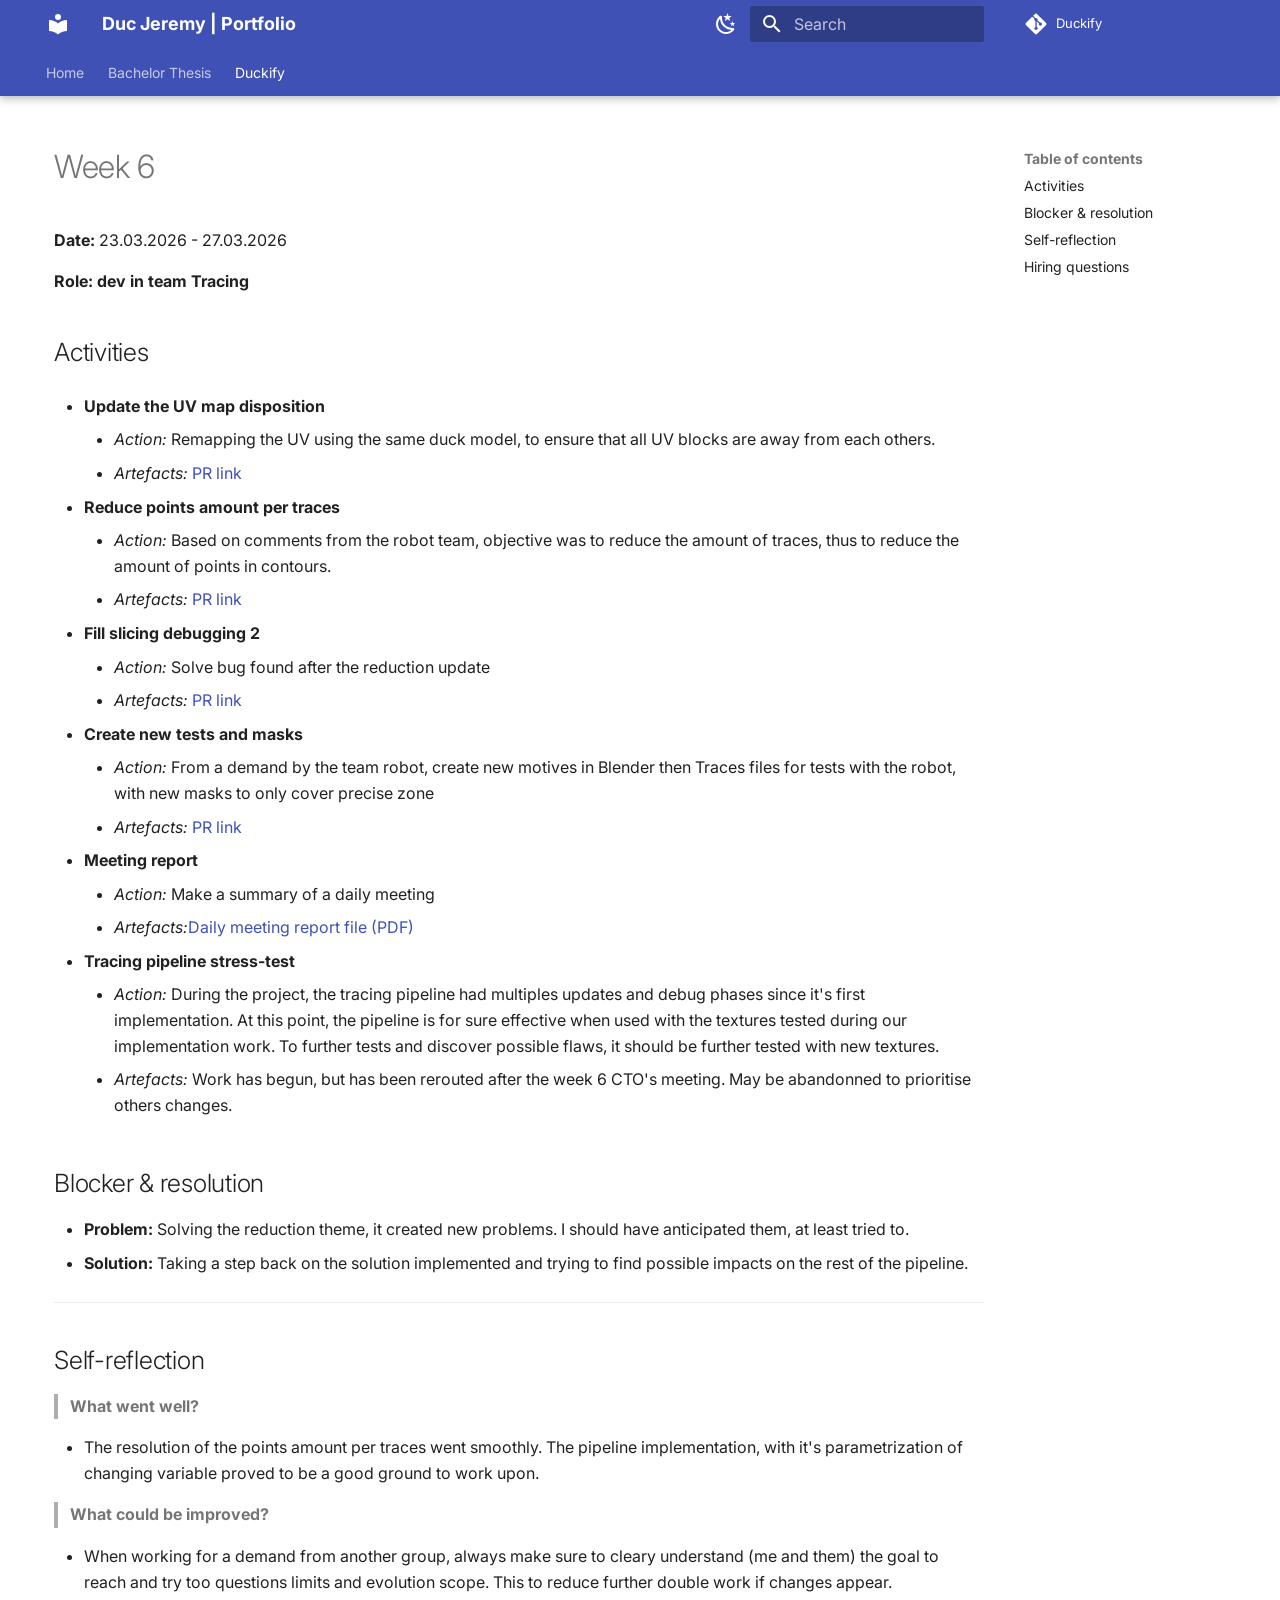
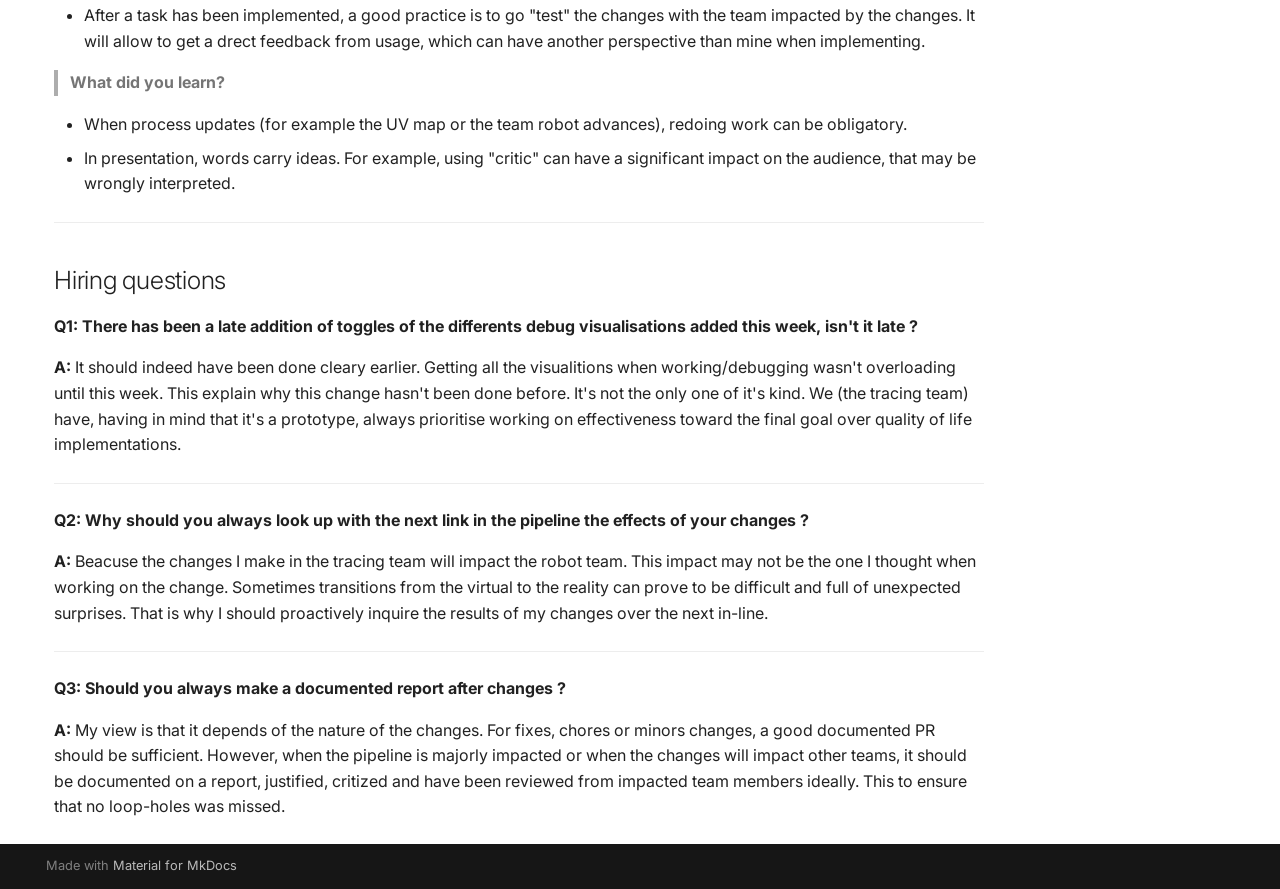
<file: duckify/journal/week6/index.html>
<!doctype html>
<html lang="en" class="no-js">
  <head>
    
      <meta charset="utf-8">
      <meta name="viewport" content="width=device-width,initial-scale=1">
      
      
      
      
        <link rel="prev" href="../week5/">
      
      
      
        
      
      
      <link rel="icon" href="../../../assets/logo.png">
      <meta name="generator" content="mkdocs-1.6.1, mkdocs-material-9.7.6">
    
    
      
        <title>Week 6 - Duc Jeremy | Portfolio</title>
      
    
    
      <link rel="stylesheet" href="../../../assets/stylesheets/main.484c7ddc.min.css">
      
        
        <link rel="stylesheet" href="../../../assets/stylesheets/palette.ab4e12ef.min.css">
      
      


    
    
      
    
    
      
        
        
        <link rel="preconnect" href="https://fonts.gstatic.com" crossorigin>
        <link rel="stylesheet" href="https://fonts.googleapis.com/css?family=Inter:300,300i,400,400i,700,700i%7CRoboto+Mono:400,400i,700,700i&display=fallback">
        <style>:root{--md-text-font:"Inter";--md-code-font:"Roboto Mono"}</style>
      
    
    
      <link rel="stylesheet" href="../../../stylesheets/extra.css">
    
    <script>__md_scope=new URL("../../..",location),__md_hash=e=>[...e].reduce(((e,_)=>(e<<5)-e+_.charCodeAt(0)),0),__md_get=(e,_=localStorage,t=__md_scope)=>JSON.parse(_.getItem(t.pathname+"."+e)),__md_set=(e,_,t=localStorage,a=__md_scope)=>{try{t.setItem(a.pathname+"."+e,JSON.stringify(_))}catch(e){}}</script>
    
      

    
    
  </head>
  
  
    
    
      
    
    
    
    
    <body dir="ltr" data-md-color-scheme="default" data-md-color-primary="indigo" data-md-color-accent="indigo">
  
    
    <input class="md-toggle" data-md-toggle="drawer" type="checkbox" id="__drawer" autocomplete="off">
    <input class="md-toggle" data-md-toggle="search" type="checkbox" id="__search" autocomplete="off">
    <label class="md-overlay" for="__drawer"></label>
    <div data-md-component="skip">
      
        
        <a href="#week-6" class="md-skip">
          Skip to content
        </a>
      
    </div>
    <div data-md-component="announce">
      
    </div>
    
    
      

  

<header class="md-header md-header--shadow md-header--lifted" data-md-component="header">
  <nav class="md-header__inner md-grid" aria-label="Header">
    <a href="../../.." title="Duc Jeremy | Portfolio" class="md-header__button md-logo" aria-label="Duc Jeremy | Portfolio" data-md-component="logo">
      
  
  <svg xmlns="http://www.w3.org/2000/svg" viewBox="0 0 24 24"><path d="M12 8a3 3 0 0 0 3-3 3 3 0 0 0-3-3 3 3 0 0 0-3 3 3 3 0 0 0 3 3m0 3.54C9.64 9.35 6.5 8 3 8v11c3.5 0 6.64 1.35 9 3.54 2.36-2.19 5.5-3.54 9-3.54V8c-3.5 0-6.64 1.35-9 3.54"/></svg>

    </a>
    <label class="md-header__button md-icon" for="__drawer">
      
      <svg xmlns="http://www.w3.org/2000/svg" viewBox="0 0 24 24"><path d="M3 6h18v2H3zm0 5h18v2H3zm0 5h18v2H3z"/></svg>
    </label>
    <div class="md-header__title" data-md-component="header-title">
      <div class="md-header__ellipsis">
        <div class="md-header__topic">
          <span class="md-ellipsis">
            Duc Jeremy | Portfolio
          </span>
        </div>
        <div class="md-header__topic" data-md-component="header-topic">
          <span class="md-ellipsis">
            
              Week 6
            
          </span>
        </div>
      </div>
    </div>
    
      
        <form class="md-header__option" data-md-component="palette">
  
    
    
    
    <input class="md-option" data-md-color-media="" data-md-color-scheme="default" data-md-color-primary="indigo" data-md-color-accent="indigo"  aria-label="Switch to dark mode"  type="radio" name="__palette" id="__palette_0">
    
      <label class="md-header__button md-icon" title="Switch to dark mode" for="__palette_1" hidden>
        <svg xmlns="http://www.w3.org/2000/svg" viewBox="0 0 24 24"><path d="m17.75 4.09-2.53 1.94.91 3.06-2.63-1.81-2.63 1.81.91-3.06-2.53-1.94L12.44 4l1.06-3 1.06 3zm3.5 6.91-1.64 1.25.59 1.98-1.7-1.17-1.7 1.17.59-1.98L15.75 11l2.06-.05L18.5 9l.69 1.95zm-2.28 4.95c.83-.08 1.72 1.1 1.19 1.85-.32.45-.66.87-1.08 1.27C15.17 23 8.84 23 4.94 19.07c-3.91-3.9-3.91-10.24 0-14.14.4-.4.82-.76 1.27-1.08.75-.53 1.93.36 1.85 1.19-.27 2.86.69 5.83 2.89 8.02a9.96 9.96 0 0 0 8.02 2.89m-1.64 2.02a12.08 12.08 0 0 1-7.8-3.47c-2.17-2.19-3.33-5-3.49-7.82-2.81 3.14-2.7 7.96.31 10.98 3.02 3.01 7.84 3.12 10.98.31"/></svg>
      </label>
    
  
    
    
    
    <input class="md-option" data-md-color-media="" data-md-color-scheme="slate" data-md-color-primary="indigo" data-md-color-accent="indigo"  aria-label="Switch to light mode"  type="radio" name="__palette" id="__palette_1">
    
      <label class="md-header__button md-icon" title="Switch to light mode" for="__palette_0" hidden>
        <svg xmlns="http://www.w3.org/2000/svg" viewBox="0 0 24 24"><path d="M12 7a5 5 0 0 1 5 5 5 5 0 0 1-5 5 5 5 0 0 1-5-5 5 5 0 0 1 5-5m0 2a3 3 0 0 0-3 3 3 3 0 0 0 3 3 3 3 0 0 0 3-3 3 3 0 0 0-3-3m0-7 2.39 3.42C13.65 5.15 12.84 5 12 5s-1.65.15-2.39.42zM3.34 7l4.16-.35A7.2 7.2 0 0 0 5.94 8.5c-.44.74-.69 1.5-.83 2.29zm.02 10 1.76-3.77a7.131 7.131 0 0 0 2.38 4.14zM20.65 7l-1.77 3.79a7.02 7.02 0 0 0-2.38-4.15zm-.01 10-4.14.36c.59-.51 1.12-1.14 1.54-1.86.42-.73.69-1.5.83-2.29zM12 22l-2.41-3.44c.74.27 1.55.44 2.41.44.82 0 1.63-.17 2.37-.44z"/></svg>
      </label>
    
  
</form>
      
    
    
      <script>var palette=__md_get("__palette");if(palette&&palette.color){if("(prefers-color-scheme)"===palette.color.media){var media=matchMedia("(prefers-color-scheme: light)"),input=document.querySelector(media.matches?"[data-md-color-media='(prefers-color-scheme: light)']":"[data-md-color-media='(prefers-color-scheme: dark)']");palette.color.media=input.getAttribute("data-md-color-media"),palette.color.scheme=input.getAttribute("data-md-color-scheme"),palette.color.primary=input.getAttribute("data-md-color-primary"),palette.color.accent=input.getAttribute("data-md-color-accent")}for(var[key,value]of Object.entries(palette.color))document.body.setAttribute("data-md-color-"+key,value)}</script>
    
    
    
      
      
        <label class="md-header__button md-icon" for="__search">
          
          <svg xmlns="http://www.w3.org/2000/svg" viewBox="0 0 24 24"><path d="M9.5 3A6.5 6.5 0 0 1 16 9.5c0 1.61-.59 3.09-1.56 4.23l.27.27h.79l5 5-1.5 1.5-5-5v-.79l-.27-.27A6.52 6.52 0 0 1 9.5 16 6.5 6.5 0 0 1 3 9.5 6.5 6.5 0 0 1 9.5 3m0 2C7 5 5 7 5 9.5S7 14 9.5 14 14 12 14 9.5 12 5 9.5 5"/></svg>
        </label>
        <div class="md-search" data-md-component="search" role="dialog">
  <label class="md-search__overlay" for="__search"></label>
  <div class="md-search__inner" role="search">
    <form class="md-search__form" name="search">
      <input type="text" class="md-search__input" name="query" aria-label="Search" placeholder="Search" autocapitalize="off" autocorrect="off" autocomplete="off" spellcheck="false" data-md-component="search-query" required>
      <label class="md-search__icon md-icon" for="__search">
        
        <svg xmlns="http://www.w3.org/2000/svg" viewBox="0 0 24 24"><path d="M9.5 3A6.5 6.5 0 0 1 16 9.5c0 1.61-.59 3.09-1.56 4.23l.27.27h.79l5 5-1.5 1.5-5-5v-.79l-.27-.27A6.52 6.52 0 0 1 9.5 16 6.5 6.5 0 0 1 3 9.5 6.5 6.5 0 0 1 9.5 3m0 2C7 5 5 7 5 9.5S7 14 9.5 14 14 12 14 9.5 12 5 9.5 5"/></svg>
        
        <svg xmlns="http://www.w3.org/2000/svg" viewBox="0 0 24 24"><path d="M20 11v2H8l5.5 5.5-1.42 1.42L4.16 12l7.92-7.92L13.5 5.5 8 11z"/></svg>
      </label>
      <nav class="md-search__options" aria-label="Search">
        
        <button type="reset" class="md-search__icon md-icon" title="Clear" aria-label="Clear" tabindex="-1">
          
          <svg xmlns="http://www.w3.org/2000/svg" viewBox="0 0 24 24"><path d="M19 6.41 17.59 5 12 10.59 6.41 5 5 6.41 10.59 12 5 17.59 6.41 19 12 13.41 17.59 19 19 17.59 13.41 12z"/></svg>
        </button>
      </nav>
      
    </form>
    <div class="md-search__output">
      <div class="md-search__scrollwrap" tabindex="0" data-md-scrollfix>
        <div class="md-search-result" data-md-component="search-result">
          <div class="md-search-result__meta">
            Initializing search
          </div>
          <ol class="md-search-result__list" role="presentation"></ol>
        </div>
      </div>
    </div>
  </div>
</div>
      
    
    
      <div class="md-header__source">
        <a href="https://github.com/Toys-R-Us-Rex/Duckify" title="Go to repository" class="md-source" data-md-component="source">
  <div class="md-source__icon md-icon">
    
    <svg xmlns="http://www.w3.org/2000/svg" viewBox="0 0 448 512"><!--! Font Awesome Free 7.1.0 by @fontawesome - https://fontawesome.com License - https://fontawesome.com/license/free (Icons: CC BY 4.0, Fonts: SIL OFL 1.1, Code: MIT License) Copyright 2025 Fonticons, Inc.--><path d="M439.6 236.1 244 40.5c-5.4-5.5-12.8-8.5-20.4-8.5s-15 3-20.4 8.4L162.5 81l51.5 51.5c27.1-9.1 52.7 16.8 43.4 43.7l49.7 49.7c34.2-11.8 61.2 31 35.5 56.7-26.5 26.5-70.2-2.9-56-37.3L240.3 199v121.9c25.3 12.5 22.3 41.8 9.1 55-6.4 6.4-15.2 10.1-24.3 10.1s-17.8-3.6-24.3-10.1c-17.6-17.6-11.1-46.9 11.2-56v-123c-20.8-8.5-24.6-30.7-18.6-45L142.6 101 8.5 235.1C3 240.6 0 247.9 0 255.5s3 15 8.5 20.4l195.6 195.7c5.4 5.4 12.7 8.4 20.4 8.4s15-3 20.4-8.4l194.7-194.7c5.4-5.4 8.4-12.8 8.4-20.4s-3-15-8.4-20.4"/></svg>
  </div>
  <div class="md-source__repository">
    Duckify
  </div>
</a>
      </div>
    
  </nav>
  
    
      
<nav class="md-tabs" aria-label="Tabs" data-md-component="tabs">
  <div class="md-grid">
    <ul class="md-tabs__list">
      
        
  
  
  
  
    <li class="md-tabs__item">
      <a href="../../.." class="md-tabs__link">
        
  
  
    
  
  Home

      </a>
    </li>
  

      
        
  
  
  
  
    
    
      <li class="md-tabs__item">
        <a href="../../../bachelor/" class="md-tabs__link">
          
  
  
  Bachelor Thesis

        </a>
      </li>
    
  

      
        
  
  
  
    
  
  
    
    
      <li class="md-tabs__item md-tabs__item--active">
        <a href="../../" class="md-tabs__link">
          
  
  
  Duckify

        </a>
      </li>
    
  

      
    </ul>
  </div>
</nav>
    
  
</header>
    
    <div class="md-container" data-md-component="container">
      
      
        
      
      <main class="md-main" data-md-component="main">
        <div class="md-main__inner md-grid">
          
            
              
              <div class="md-sidebar md-sidebar--primary" data-md-component="sidebar" data-md-type="navigation" >
                <div class="md-sidebar__scrollwrap">
                  <div class="md-sidebar__inner">
                    


  


<nav class="md-nav md-nav--primary md-nav--lifted" aria-label="Navigation" data-md-level="0">
  <label class="md-nav__title" for="__drawer">
    <a href="../../.." title="Duc Jeremy | Portfolio" class="md-nav__button md-logo" aria-label="Duc Jeremy | Portfolio" data-md-component="logo">
      
  
  <svg xmlns="http://www.w3.org/2000/svg" viewBox="0 0 24 24"><path d="M12 8a3 3 0 0 0 3-3 3 3 0 0 0-3-3 3 3 0 0 0-3 3 3 3 0 0 0 3 3m0 3.54C9.64 9.35 6.5 8 3 8v11c3.5 0 6.64 1.35 9 3.54 2.36-2.19 5.5-3.54 9-3.54V8c-3.5 0-6.64 1.35-9 3.54"/></svg>

    </a>
    Duc Jeremy | Portfolio
  </label>
  
    <div class="md-nav__source">
      <a href="https://github.com/Toys-R-Us-Rex/Duckify" title="Go to repository" class="md-source" data-md-component="source">
  <div class="md-source__icon md-icon">
    
    <svg xmlns="http://www.w3.org/2000/svg" viewBox="0 0 448 512"><!--! Font Awesome Free 7.1.0 by @fontawesome - https://fontawesome.com License - https://fontawesome.com/license/free (Icons: CC BY 4.0, Fonts: SIL OFL 1.1, Code: MIT License) Copyright 2025 Fonticons, Inc.--><path d="M439.6 236.1 244 40.5c-5.4-5.5-12.8-8.5-20.4-8.5s-15 3-20.4 8.4L162.5 81l51.5 51.5c27.1-9.1 52.7 16.8 43.4 43.7l49.7 49.7c34.2-11.8 61.2 31 35.5 56.7-26.5 26.5-70.2-2.9-56-37.3L240.3 199v121.9c25.3 12.5 22.3 41.8 9.1 55-6.4 6.4-15.2 10.1-24.3 10.1s-17.8-3.6-24.3-10.1c-17.6-17.6-11.1-46.9 11.2-56v-123c-20.8-8.5-24.6-30.7-18.6-45L142.6 101 8.5 235.1C3 240.6 0 247.9 0 255.5s3 15 8.5 20.4l195.6 195.7c5.4 5.4 12.7 8.4 20.4 8.4s15-3 20.4-8.4l194.7-194.7c5.4-5.4 8.4-12.8 8.4-20.4s-3-15-8.4-20.4"/></svg>
  </div>
  <div class="md-source__repository">
    Duckify
  </div>
</a>
    </div>
  
  <ul class="md-nav__list" data-md-scrollfix>
    
      
      
  
  
  
  
    <li class="md-nav__item">
      <a href="../../.." class="md-nav__link">
        
  
  
  <span class="md-ellipsis">
    
  
    Home
  

    
  </span>
  
  

      </a>
    </li>
  

    
      
      
  
  
  
  
    
    
    
    
      
      
        
      
    
    
    <li class="md-nav__item md-nav__item--nested">
      
        
        
        <input class="md-nav__toggle md-toggle " type="checkbox" id="__nav_2" >
        
          
          <label class="md-nav__link" for="__nav_2" id="__nav_2_label" tabindex="0">
            
  
  
  <span class="md-ellipsis">
    
  
    Bachelor Thesis
  

    
  </span>
  
  

            <span class="md-nav__icon md-icon"></span>
          </label>
        
        <nav class="md-nav" data-md-level="1" aria-labelledby="__nav_2_label" aria-expanded="false">
          <label class="md-nav__title" for="__nav_2">
            <span class="md-nav__icon md-icon"></span>
            
  
    Bachelor Thesis
  

          </label>
          <ul class="md-nav__list" data-md-scrollfix>
            
              
                
  
  
  
  
    <li class="md-nav__item">
      <a href="../../../bachelor/" class="md-nav__link">
        
  
  
  <span class="md-ellipsis">
    
  
    Overview
  

    
  </span>
  
  

      </a>
    </li>
  

              
            
          </ul>
        </nav>
      
    </li>
  

    
      
      
  
  
    
  
  
  
    
    
    
    
      
        
        
      
      
        
      
    
    
    <li class="md-nav__item md-nav__item--active md-nav__item--section md-nav__item--nested">
      
        
        
        <input class="md-nav__toggle md-toggle " type="checkbox" id="__nav_3" checked>
        
          
          <label class="md-nav__link" for="__nav_3" id="__nav_3_label" tabindex="">
            
  
  
  <span class="md-ellipsis">
    
  
    Duckify
  

    
  </span>
  
  

            <span class="md-nav__icon md-icon"></span>
          </label>
        
        <nav class="md-nav" data-md-level="1" aria-labelledby="__nav_3_label" aria-expanded="true">
          <label class="md-nav__title" for="__nav_3">
            <span class="md-nav__icon md-icon"></span>
            
  
    Duckify
  

          </label>
          <ul class="md-nav__list" data-md-scrollfix>
            
              
                
  
  
  
  
    <li class="md-nav__item">
      <a href="../../" class="md-nav__link">
        
  
  
  <span class="md-ellipsis">
    
  
    Overview
  

    
  </span>
  
  

      </a>
    </li>
  

              
            
              
                
  
  
  
  
    <li class="md-nav__item">
      <a href="../../competences/" class="md-nav__link">
        
  
  
  <span class="md-ellipsis">
    
  
    Compétences
  

    
  </span>
  
  

      </a>
    </li>
  

              
            
              
                
  
  
    
  
  
  
    
    
    
    
      
      
        
          
          
        
      
    
    
    <li class="md-nav__item md-nav__item--active md-nav__item--section md-nav__item--nested">
      
        
        
        <input class="md-nav__toggle md-toggle " type="checkbox" id="__nav_3_3" checked>
        
          
          <label class="md-nav__link" for="__nav_3_3" id="__nav_3_3_label" tabindex="">
            
  
  
  <span class="md-ellipsis">
    
  
    Journal
  

    
  </span>
  
  

            <span class="md-nav__icon md-icon"></span>
          </label>
        
        <nav class="md-nav" data-md-level="2" aria-labelledby="__nav_3_3_label" aria-expanded="true">
          <label class="md-nav__title" for="__nav_3_3">
            <span class="md-nav__icon md-icon"></span>
            
  
    Journal
  

          </label>
          <ul class="md-nav__list" data-md-scrollfix>
            
              
                
  
  
  
  
    <li class="md-nav__item">
      <a href="../" class="md-nav__link">
        
  
  
  <span class="md-ellipsis">
    
  
    Overview
  

    
  </span>
  
  

      </a>
    </li>
  

              
            
              
                
  
  
  
  
    <li class="md-nav__item">
      <a href="../week1/" class="md-nav__link">
        
  
  
  <span class="md-ellipsis">
    
  
    Week 1
  

    
  </span>
  
  

      </a>
    </li>
  

              
            
              
                
  
  
  
  
    <li class="md-nav__item">
      <a href="../week2/" class="md-nav__link">
        
  
  
  <span class="md-ellipsis">
    
  
    Week 2
  

    
  </span>
  
  

      </a>
    </li>
  

              
            
              
                
  
  
  
  
    <li class="md-nav__item">
      <a href="../week3/" class="md-nav__link">
        
  
  
  <span class="md-ellipsis">
    
  
    Week 3
  

    
  </span>
  
  

      </a>
    </li>
  

              
            
              
                
  
  
  
  
    <li class="md-nav__item">
      <a href="../week4/" class="md-nav__link">
        
  
  
  <span class="md-ellipsis">
    
  
    Week 4
  

    
  </span>
  
  

      </a>
    </li>
  

              
            
              
                
  
  
  
  
    <li class="md-nav__item">
      <a href="../week5/" class="md-nav__link">
        
  
  
  <span class="md-ellipsis">
    
  
    Week 5
  

    
  </span>
  
  

      </a>
    </li>
  

              
            
              
                
  
  
    
  
  
  
    <li class="md-nav__item md-nav__item--active">
      
      <input class="md-nav__toggle md-toggle" type="checkbox" id="__toc">
      
      
        
      
      
        <label class="md-nav__link md-nav__link--active" for="__toc">
          
  
  
  <span class="md-ellipsis">
    
  
    Week 6
  

    
  </span>
  
  

          <span class="md-nav__icon md-icon"></span>
        </label>
      
      <a href="./" class="md-nav__link md-nav__link--active">
        
  
  
  <span class="md-ellipsis">
    
  
    Week 6
  

    
  </span>
  
  

      </a>
      
        

<nav class="md-nav md-nav--secondary" aria-label="Table of contents">
  
  
  
    
  
  
    <label class="md-nav__title" for="__toc">
      <span class="md-nav__icon md-icon"></span>
      Table of contents
    </label>
    <ul class="md-nav__list" data-md-component="toc" data-md-scrollfix>
      
        <li class="md-nav__item">
  <a href="#activities" class="md-nav__link">
    <span class="md-ellipsis">
      
        Activities
      
    </span>
  </a>
  
</li>
      
        <li class="md-nav__item">
  <a href="#blocker-resolution" class="md-nav__link">
    <span class="md-ellipsis">
      
        Blocker &amp; resolution
      
    </span>
  </a>
  
</li>
      
        <li class="md-nav__item">
  <a href="#self-reflection" class="md-nav__link">
    <span class="md-ellipsis">
      
        Self-reflection
      
    </span>
  </a>
  
</li>
      
        <li class="md-nav__item">
  <a href="#hiring-questions" class="md-nav__link">
    <span class="md-ellipsis">
      
        Hiring questions
      
    </span>
  </a>
  
</li>
      
    </ul>
  
</nav>
      
    </li>
  

              
            
          </ul>
        </nav>
      
    </li>
  

              
            
          </ul>
        </nav>
      
    </li>
  

    
  </ul>
</nav>
                  </div>
                </div>
              </div>
            
            
              
              <div class="md-sidebar md-sidebar--secondary" data-md-component="sidebar" data-md-type="toc" >
                <div class="md-sidebar__scrollwrap">
                  <div class="md-sidebar__inner">
                    

<nav class="md-nav md-nav--secondary" aria-label="Table of contents">
  
  
  
    
  
  
    <label class="md-nav__title" for="__toc">
      <span class="md-nav__icon md-icon"></span>
      Table of contents
    </label>
    <ul class="md-nav__list" data-md-component="toc" data-md-scrollfix>
      
        <li class="md-nav__item">
  <a href="#activities" class="md-nav__link">
    <span class="md-ellipsis">
      
        Activities
      
    </span>
  </a>
  
</li>
      
        <li class="md-nav__item">
  <a href="#blocker-resolution" class="md-nav__link">
    <span class="md-ellipsis">
      
        Blocker &amp; resolution
      
    </span>
  </a>
  
</li>
      
        <li class="md-nav__item">
  <a href="#self-reflection" class="md-nav__link">
    <span class="md-ellipsis">
      
        Self-reflection
      
    </span>
  </a>
  
</li>
      
        <li class="md-nav__item">
  <a href="#hiring-questions" class="md-nav__link">
    <span class="md-ellipsis">
      
        Hiring questions
      
    </span>
  </a>
  
</li>
      
    </ul>
  
</nav>
                  </div>
                </div>
              </div>
            
          
          
            <div class="md-content" data-md-component="content">
              
              <article class="md-content__inner md-typeset">
                
                  


  
  


<h1 id="week-6">Week 6</h1>
<p><strong>Date:</strong> 23.03.2026 - 27.03.2026</p>
<p><strong>Role: dev in team Tracing</strong></p>
<h2 id="activities">Activities</h2>
<ul>
<li>
<p><strong>Update the UV map disposition</strong></p>
<ul>
<li><em>Action:</em> Remapping the UV using the same duck model, to ensure that all UV blocks are away from each others.</li>
<li><em>Artefacts:</em> <a href="https://github.com/Toys-R-Us-Rex/Duckify/pull/90">PR link</a></li>
</ul>
</li>
<li>
<p><strong>Reduce points amount per traces</strong></p>
<ul>
<li><em>Action:</em> Based on comments from the robot team, objective was to reduce the amount of traces, thus to reduce the amount of points in contours.</li>
<li><em>Artefacts:</em> <a href="https://github.com/Toys-R-Us-Rex/Duckify/pull/92">PR link</a></li>
</ul>
</li>
<li>
<p><strong>Fill slicing debugging 2</strong></p>
<ul>
<li><em>Action:</em> Solve bug found after the reduction update</li>
<li><em>Artefacts:</em> <a href="https://github.com/Toys-R-Us-Rex/Duckify/pull/96">PR link</a></li>
</ul>
</li>
<li>
<p><strong>Create new tests and masks</strong></p>
<ul>
<li><em>Action:</em> From a demand by the team robot, create new motives in Blender then Traces files for tests with the robot, with new masks to only cover precise zone</li>
<li><em>Artefacts:</em> <a href="https://github.com/Toys-R-Us-Rex/Duckify/pull/99">PR link</a></li>
</ul>
</li>
<li>
<p><strong>Meeting report</strong></p>
<ul>
<li><em>Action:</em> Make a summary of a daily meeting</li>
<li><em>Artefacts:</em><a href="https://toys-r-us-rex.github.io/Duckify/meetings/daily/2026-03-25.pdf">Daily meeting report file (PDF)</a></li>
</ul>
</li>
<li>
<p><strong>Tracing pipeline stress-test</strong></p>
<ul>
<li><em>Action:</em> During the project, the tracing pipeline had multiples updates and debug phases since it's first implementation. At this point, the pipeline is for sure effective when used with the textures tested during our implementation work. To further tests and discover possible flaws, it should be further tested with new textures.</li>
<li><em>Artefacts:</em> Work has begun, but has been rerouted after the week 6 CTO's meeting. May be abandonned to prioritise others changes.</li>
</ul>
</li>
</ul>
<h2 id="blocker-resolution">Blocker &amp; resolution</h2>
<ul>
<li><strong>Problem:</strong> Solving the reduction theme, it created new problems. I should have anticipated them, at least tried to.</li>
<li><strong>Solution:</strong> Taking a step back on the solution implemented and trying to find possible impacts on the rest of the pipeline.</li>
</ul>
<hr />
<h2 id="self-reflection">Self-reflection</h2>
<blockquote>
<p><strong>What went well?</strong></p>
</blockquote>
<ul>
<li>The resolution of the points amount per traces went smoothly. The pipeline implementation, with it's parametrization of changing variable proved to be a good ground to work upon.</li>
</ul>
<blockquote>
<p><strong>What could be improved?</strong></p>
</blockquote>
<ul>
<li>When working for a demand from another group, always make sure to cleary understand (me and them) the goal to reach and try too questions limits and evolution scope. This to reduce further double work if changes appear.</li>
<li>After a task has been implemented, a good practice is to go "test" the changes with the team impacted by the changes. It will allow to get a drect feedback from usage, which can have another perspective than mine when implementing.</li>
</ul>
<blockquote>
<p><strong>What did you learn?</strong></p>
</blockquote>
<ul>
<li>When process updates (for example the UV map or the team robot advances), redoing work can be obligatory.</li>
<li>In presentation, words carry ideas. For example, using "critic" can have a significant impact on the audience, that may be wrongly interpreted.</li>
</ul>
<hr />
<h2 id="hiring-questions">Hiring questions</h2>
<p><strong>Q1: There has been a late addition of toggles of the differents debug visualisations added this week, isn't it late ?</strong></p>
<p><strong>A:</strong> It should indeed have been done cleary earlier. Getting all the visualitions when working/debugging wasn't overloading until this week. This explain why this change hasn't been done before. It's not the only one of it's kind. We (the tracing team) have, having in mind that it's a prototype, always prioritise working on effectiveness toward the final goal over quality of life implementations.</p>
<hr />
<p><strong>Q2: Why should you always look up with the next link in the pipeline the effects of your changes ?</strong></p>
<p><strong>A:</strong> Beacuse the changes I make in the tracing team will impact the robot team. This impact may not be the one I thought when working on the change. Sometimes transitions from the virtual to the reality can prove to be difficult and full of unexpected surprises. That is why I should proactively inquire the results of my changes over the next in-line.</p>
<hr />
<p><strong>Q3: Should you always make a documented report after changes ?</strong></p>
<p><strong>A:</strong> My view is that it depends of the nature of the changes. For fixes, chores or minors changes, a good documented PR should be sufficient. However, when the pipeline is majorly impacted or when the changes will impact other teams, it should be documented on a report, justified, critized and have been reviewed from impacted team members ideally. This to ensure that no loop-holes was missed.</p>












                
              </article>
            </div>
          
          
<script>var target=document.getElementById(location.hash.slice(1));target&&target.name&&(target.checked=target.name.startsWith("__tabbed_"))</script>
        </div>
        
          <button type="button" class="md-top md-icon" data-md-component="top" hidden>
  
  <svg xmlns="http://www.w3.org/2000/svg" viewBox="0 0 24 24"><path d="M13 20h-2V8l-5.5 5.5-1.42-1.42L12 4.16l7.92 7.92-1.42 1.42L13 8z"/></svg>
  Back to top
</button>
        
      </main>
      
        <footer class="md-footer">
  
  <div class="md-footer-meta md-typeset">
    <div class="md-footer-meta__inner md-grid">
      <div class="md-copyright">
  
  
    Made with
    <a href="https://squidfunk.github.io/mkdocs-material/" target="_blank" rel="noopener">
      Material for MkDocs
    </a>
  
</div>
      
    </div>
  </div>
</footer>
      
    </div>
    <div class="md-dialog" data-md-component="dialog">
      <div class="md-dialog__inner md-typeset"></div>
    </div>
    
    
    
      
      
      <script id="__config" type="application/json">{"annotate": null, "base": "../../..", "features": ["navigation.tabs", "navigation.tabs.sticky", "navigation.sections", "navigation.top", "toc.follow"], "search": "../../../assets/javascripts/workers/search.2c215733.min.js", "tags": null, "translations": {"clipboard.copied": "Copied to clipboard", "clipboard.copy": "Copy to clipboard", "search.result.more.one": "1 more on this page", "search.result.more.other": "# more on this page", "search.result.none": "No matching documents", "search.result.one": "1 matching document", "search.result.other": "# matching documents", "search.result.placeholder": "Type to start searching", "search.result.term.missing": "Missing", "select.version": "Select version"}, "version": null}</script>
    
    
      <script src="../../../assets/javascripts/bundle.79ae519e.min.js"></script>
      
    
  </body>
</html>
</file>
<file: stylesheets/extra.css>
/* Hide the left sidebar*/
.md-sidebar--primary {
    display: none;
}

/* Hide admonition icons */
.md-typeset .admonition > .admonition-title::before,
.md-typeset details > summary::before {
    display: none;
}
</file>
<file: assets/stylesheets/main.484c7ddc.min.css>
@charset "UTF-8";html{-webkit-text-size-adjust:none;-moz-text-size-adjust:none;text-size-adjust:none;box-sizing:border-box}*,:after,:before{box-sizing:inherit}@media (prefers-reduced-motion){*,:after,:before{transition:none!important}}body{margin:0}a,button,input,label{-webkit-tap-highlight-color:transparent}a{color:inherit;text-decoration:none}hr{border:0;box-sizing:initial;display:block;height:.05rem;overflow:visible;padding:0}small{font-size:80%}sub,sup{line-height:1em}img{border-style:none}table{border-collapse:initial;border-spacing:0}td,th{font-weight:400;vertical-align:top}button{background:#0000;border:0;font-family:inherit;font-size:inherit;margin:0;padding:0}input{border:0;outline:none}:root{--md-primary-fg-color:#4051b5;--md-primary-fg-color--light:#5d6cc0;--md-primary-fg-color--dark:#303fa1;--md-primary-bg-color:#fff;--md-primary-bg-color--light:#ffffffb3;--md-accent-fg-color:#526cfe;--md-accent-fg-color--transparent:#526cfe1a;--md-accent-bg-color:#fff;--md-accent-bg-color--light:#ffffffb3}[data-md-color-scheme=default]{color-scheme:light}[data-md-color-scheme=default] img[src$="#gh-dark-mode-only"],[data-md-color-scheme=default] img[src$="#only-dark"]{display:none}:root,[data-md-color-scheme=default]{--md-hue:225deg;--md-default-fg-color:#000000de;--md-default-fg-color--light:#0000008a;--md-default-fg-color--lighter:#00000052;--md-default-fg-color--lightest:#00000012;--md-default-bg-color:#fff;--md-default-bg-color--light:#ffffffb3;--md-default-bg-color--lighter:#ffffff4d;--md-default-bg-color--lightest:#ffffff1f;--md-code-fg-color:#36464e;--md-code-bg-color:#f5f5f5;--md-code-bg-color--light:#f5f5f5b3;--md-code-bg-color--lighter:#f5f5f54d;--md-code-hl-color:#4287ff;--md-code-hl-color--light:#4287ff1a;--md-code-hl-number-color:#d52a2a;--md-code-hl-special-color:#db1457;--md-code-hl-function-color:#a846b9;--md-code-hl-constant-color:#6e59d9;--md-code-hl-keyword-color:#3f6ec6;--md-code-hl-string-color:#1c7d4d;--md-code-hl-name-color:var(--md-code-fg-color);--md-code-hl-operator-color:var(--md-default-fg-color--light);--md-code-hl-punctuation-color:var(--md-default-fg-color--light);--md-code-hl-comment-color:var(--md-default-fg-color--light);--md-code-hl-generic-color:var(--md-default-fg-color--light);--md-code-hl-variable-color:var(--md-default-fg-color--light);--md-typeset-color:var(--md-default-fg-color);--md-typeset-a-color:var(--md-primary-fg-color);--md-typeset-del-color:#f5503d26;--md-typeset-ins-color:#0bd57026;--md-typeset-kbd-color:#fafafa;--md-typeset-kbd-accent-color:#fff;--md-typeset-kbd-border-color:#b8b8b8;--md-typeset-mark-color:#ffff0080;--md-typeset-table-color:#0000001f;--md-typeset-table-color--light:rgba(0,0,0,.035);--md-admonition-fg-color:var(--md-default-fg-color);--md-admonition-bg-color:var(--md-default-bg-color);--md-warning-fg-color:#000000de;--md-warning-bg-color:#ff9;--md-footer-fg-color:#fff;--md-footer-fg-color--light:#ffffffb3;--md-footer-fg-color--lighter:#ffffff73;--md-footer-bg-color:#000000de;--md-footer-bg-color--dark:#00000052;--md-shadow-z1:0 0.2rem 0.5rem #0000000d,0 0 0.05rem #0000001a;--md-shadow-z2:0 0.2rem 0.5rem #0000001a,0 0 0.05rem #00000040;--md-shadow-z3:0 0.2rem 0.5rem #0003,0 0 0.05rem #00000059}.md-icon svg{fill:currentcolor;display:block;height:1.2rem;width:1.2rem}body{-webkit-font-smoothing:antialiased;-moz-osx-font-smoothing:grayscale;--md-text-font-family:var(--md-text-font,_),-apple-system,BlinkMacSystemFont,Helvetica,Arial,sans-serif;--md-code-font-family:var(--md-code-font,_),SFMono-Regular,Consolas,Menlo,monospace}aside,body,input{font-feature-settings:"kern","liga";color:var(--md-typeset-color);font-family:var(--md-text-font-family)}code,kbd,pre{font-feature-settings:"kern";font-family:var(--md-code-font-family)}:root{--md-typeset-table-sort-icon:url('data:image/svg+xml;charset=utf-8,<svg xmlns="http://www.w3.org/2000/svg" viewBox="0 0 24 24"><path d="m18 21-4-4h3V7h-3l4-4 4 4h-3v10h3M2 19v-2h10v2M2 13v-2h7v2M2 7V5h4v2z"/></svg>');--md-typeset-table-sort-icon--asc:url('data:image/svg+xml;charset=utf-8,<svg xmlns="http://www.w3.org/2000/svg" viewBox="0 0 24 24"><path d="M19 17h3l-4 4-4-4h3V3h2M2 17h10v2H2M6 5v2H2V5m0 6h7v2H2z"/></svg>');--md-typeset-table-sort-icon--desc:url('data:image/svg+xml;charset=utf-8,<svg xmlns="http://www.w3.org/2000/svg" viewBox="0 0 24 24"><path d="M19 7h3l-4-4-4 4h3v14h2M2 17h10v2H2M6 5v2H2V5m0 6h7v2H2z"/></svg>')}.md-typeset{-webkit-print-color-adjust:exact;color-adjust:exact;font-size:.8rem;line-height:1.6;overflow-wrap:break-word}@media print{.md-typeset{font-size:.68rem}}.md-typeset blockquote,.md-typeset dl,.md-typeset figure,.md-typeset ol,.md-typeset pre,.md-typeset ul{margin-bottom:1em;margin-top:1em}.md-typeset h1{color:var(--md-default-fg-color--light);font-size:2em;line-height:1.3;margin:0 0 1.25em}.md-typeset h1,.md-typeset h2{font-weight:300;letter-spacing:-.01em}.md-typeset h2{font-size:1.5625em;line-height:1.4;margin:1.6em 0 .64em}.md-typeset h3{font-size:1.25em;font-weight:400;letter-spacing:-.01em;line-height:1.5;margin:1.6em 0 .8em}.md-typeset h2+h3{margin-top:.8em}.md-typeset h4{font-weight:700;letter-spacing:-.01em;margin:1em 0}.md-typeset h5,.md-typeset h6{color:var(--md-default-fg-color--light);font-size:.8em;font-weight:700;letter-spacing:-.01em;margin:1.25em 0}.md-typeset h5{text-transform:uppercase}.md-typeset h5 code{text-transform:none}.md-typeset hr{border-bottom:.05rem solid var(--md-default-fg-color--lightest);display:flow-root;margin:1.5em 0}.md-typeset a{color:var(--md-typeset-a-color);word-break:break-word}.md-typeset a,.md-typeset a:before{transition:color 125ms}.md-typeset a:focus,.md-typeset a:hover{color:var(--md-accent-fg-color)}.md-typeset a:focus code,.md-typeset a:hover code{background-color:var(--md-accent-fg-color--transparent);color:var(--md-accent-fg-color)}.md-typeset a code{color:var(--md-typeset-a-color)}.md-typeset a.focus-visible{outline-color:var(--md-accent-fg-color);outline-offset:.2rem}.md-typeset code,.md-typeset kbd,.md-typeset pre{color:var(--md-code-fg-color);direction:ltr;font-variant-ligatures:none;transition:background-color 125ms}@media print{.md-typeset code,.md-typeset kbd,.md-typeset pre{white-space:pre-wrap}}.md-typeset code{background-color:var(--md-code-bg-color);border-radius:.1rem;-webkit-box-decoration-break:clone;box-decoration-break:clone;font-size:.85em;padding:0 .2941176471em;transition:color 125ms,background-color 125ms;word-break:break-word}.md-typeset code:not(.focus-visible){-webkit-tap-highlight-color:transparent;outline:none}.md-typeset pre{display:flow-root;line-height:1.4;position:relative}.md-typeset pre>code{-webkit-box-decoration-break:slice;box-decoration-break:slice;box-shadow:none;display:block;margin:0;outline-color:var(--md-accent-fg-color);overflow:auto;padding:.7720588235em 1.1764705882em;scrollbar-color:var(--md-default-fg-color--lighter) #0000;scrollbar-width:thin;touch-action:auto;word-break:normal}.md-typeset pre>code:hover{scrollbar-color:var(--md-accent-fg-color) #0000}.md-typeset pre>code::-webkit-scrollbar{height:.2rem;width:.2rem}.md-typeset pre>code::-webkit-scrollbar-thumb{background-color:var(--md-default-fg-color--lighter)}.md-typeset pre>code::-webkit-scrollbar-thumb:hover{background-color:var(--md-accent-fg-color)}.md-typeset kbd{background-color:var(--md-typeset-kbd-color);border-radius:.1rem;box-shadow:0 .1rem 0 .05rem var(--md-typeset-kbd-border-color),0 .1rem 0 var(--md-typeset-kbd-border-color),0 -.1rem .2rem var(--md-typeset-kbd-accent-color) inset;color:var(--md-default-fg-color);display:inline-block;font-size:.75em;padding:0 .6666666667em;vertical-align:text-top;word-break:break-word}.md-typeset mark{background-color:var(--md-typeset-mark-color);-webkit-box-decoration-break:clone;box-decoration-break:clone;color:inherit;word-break:break-word}.md-typeset abbr{cursor:help;text-decoration:none}.md-typeset [data-preview],.md-typeset abbr{border-bottom:.05rem dotted var(--md-default-fg-color--light)}.md-typeset small{opacity:.75}[dir=ltr] .md-typeset sub,[dir=ltr] .md-typeset sup{margin-left:.078125em}[dir=rtl] .md-typeset sub,[dir=rtl] .md-typeset sup{margin-right:.078125em}[dir=ltr] .md-typeset blockquote{padding-left:.6rem}[dir=rtl] .md-typeset blockquote{padding-right:.6rem}[dir=ltr] .md-typeset blockquote{border-left:.2rem solid var(--md-default-fg-color--lighter)}[dir=rtl] .md-typeset blockquote{border-right:.2rem solid var(--md-default-fg-color--lighter)}.md-typeset blockquote{color:var(--md-default-fg-color--light);margin-left:0;margin-right:0}.md-typeset ul{list-style-type:disc}.md-typeset ul[type]{list-style-type:revert-layer}[dir=ltr] .md-typeset ol,[dir=ltr] .md-typeset ul{margin-left:.625em}[dir=rtl] .md-typeset ol,[dir=rtl] .md-typeset ul{margin-right:.625em}.md-typeset ol,.md-typeset ul{padding:0}.md-typeset ol:not([hidden]),.md-typeset ul:not([hidden]){display:flow-root}.md-typeset ol ol,.md-typeset ul ol{list-style-type:lower-alpha}.md-typeset ol ol ol,.md-typeset ul ol ol{list-style-type:lower-roman}.md-typeset ol ol ol ol,.md-typeset ul ol ol ol{list-style-type:upper-alpha}.md-typeset ol ol ol ol ol,.md-typeset ul ol ol ol ol{list-style-type:upper-roman}.md-typeset ol[type],.md-typeset ul[type]{list-style-type:revert-layer}[dir=ltr] .md-typeset ol li,[dir=ltr] .md-typeset ul li{margin-left:1.25em}[dir=rtl] .md-typeset ol li,[dir=rtl] .md-typeset ul li{margin-right:1.25em}.md-typeset ol li,.md-typeset ul li{margin-bottom:.5em}.md-typeset ol li blockquote,.md-typeset ol li p,.md-typeset ul li blockquote,.md-typeset ul li p{margin:.5em 0}.md-typeset ol li:last-child,.md-typeset ul li:last-child{margin-bottom:0}[dir=ltr] .md-typeset ol li ol,[dir=ltr] .md-typeset ol li ul,[dir=ltr] .md-typeset ul li ol,[dir=ltr] .md-typeset ul li ul{margin-left:.625em}[dir=rtl] .md-typeset ol li ol,[dir=rtl] .md-typeset ol li ul,[dir=rtl] .md-typeset ul li ol,[dir=rtl] .md-typeset ul li ul{margin-right:.625em}.md-typeset ol li ol,.md-typeset ol li ul,.md-typeset ul li ol,.md-typeset ul li ul{margin-bottom:.5em;margin-top:.5em}[dir=ltr] .md-typeset dd{margin-left:1.875em}[dir=rtl] .md-typeset dd{margin-right:1.875em}.md-typeset dd{margin-bottom:1.5em;margin-top:1em}.md-typeset img,.md-typeset svg,.md-typeset video{height:auto;max-width:100%}.md-typeset img[align=left]{margin:1em 1em 1em 0}.md-typeset img[align=right]{margin:1em 0 1em 1em}.md-typeset img[align]:only-child{margin-top:0}.md-typeset figure{display:flow-root;margin:1em auto;max-width:100%;text-align:center;width:fit-content}.md-typeset figure img{display:block;margin:0 auto}.md-typeset figcaption{font-style:italic;margin:1em auto;max-width:24rem}.md-typeset iframe{max-width:100%}.md-typeset table:not([class]){background-color:var(--md-default-bg-color);border:.05rem solid var(--md-typeset-table-color);border-radius:.1rem;display:inline-block;font-size:.64rem;max-width:100%;overflow:auto;touch-action:auto}@media print{.md-typeset table:not([class]){display:table}}.md-typeset table:not([class])+*{margin-top:1.5em}.md-typeset table:not([class]) td>:first-child,.md-typeset table:not([class]) th>:first-child{margin-top:0}.md-typeset table:not([class]) td>:last-child,.md-typeset table:not([class]) th>:last-child{margin-bottom:0}.md-typeset table:not([class]) td:not([align]),.md-typeset table:not([class]) th:not([align]){text-align:left}[dir=rtl] .md-typeset table:not([class]) td:not([align]),[dir=rtl] .md-typeset table:not([class]) th:not([align]){text-align:right}.md-typeset table:not([class]) th{font-weight:700;min-width:5rem;padding:.9375em 1.25em;vertical-align:top}.md-typeset table:not([class]) td{border-top:.05rem solid var(--md-typeset-table-color);padding:.9375em 1.25em;vertical-align:top}.md-typeset table:not([class]) tbody tr{transition:background-color 125ms}.md-typeset table:not([class]) tbody tr:hover{background-color:var(--md-typeset-table-color--light);box-shadow:0 .05rem 0 var(--md-default-bg-color) inset}.md-typeset table:not([class]) a{word-break:normal}.md-typeset table th[role=columnheader]{cursor:pointer}[dir=ltr] .md-typeset table th[role=columnheader]:after{margin-left:.5em}[dir=rtl] .md-typeset table th[role=columnheader]:after{margin-right:.5em}.md-typeset table th[role=columnheader]:after{content:"";display:inline-block;height:1.2em;-webkit-mask-image:var(--md-typeset-table-sort-icon);mask-image:var(--md-typeset-table-sort-icon);-webkit-mask-repeat:no-repeat;mask-repeat:no-repeat;-webkit-mask-size:contain;mask-size:contain;transition:background-color 125ms;vertical-align:text-bottom;width:1.2em}.md-typeset table th[role=columnheader]:hover:after{background-color:var(--md-default-fg-color--lighter)}.md-typeset table th[role=columnheader][aria-sort=ascending]:after{background-color:var(--md-default-fg-color--light);-webkit-mask-image:var(--md-typeset-table-sort-icon--asc);mask-image:var(--md-typeset-table-sort-icon--asc)}.md-typeset table th[role=columnheader][aria-sort=descending]:after{background-color:var(--md-default-fg-color--light);-webkit-mask-image:var(--md-typeset-table-sort-icon--desc);mask-image:var(--md-typeset-table-sort-icon--desc)}.md-typeset__scrollwrap{margin:1em -.8rem;overflow-x:auto;touch-action:auto}.md-typeset__table{display:inline-block;margin-bottom:.5em;padding:0 .8rem}@media print{.md-typeset__table{display:block}}html .md-typeset__table table{display:table;margin:0;overflow:hidden;width:100%}@media screen and (max-width:44.984375em){.md-content__inner>pre{margin:1em -.8rem}.md-content__inner>pre code{border-radius:0}}.md-typeset .md-author{border-radius:100%;display:block;flex-shrink:0;height:1.6rem;overflow:hidden;position:relative;transition:color 125ms,transform 125ms;width:1.6rem}.md-typeset .md-author img{display:block}.md-typeset .md-author--more{background:var(--md-default-fg-color--lightest);color:var(--md-default-fg-color--lighter);font-size:.6rem;font-weight:700;line-height:1.6rem;text-align:center}.md-typeset .md-author--long{height:2.4rem;width:2.4rem}.md-typeset a.md-author{transform:scale(1)}.md-typeset a.md-author img{border-radius:100%;filter:grayscale(100%) opacity(75%);transition:filter 125ms}.md-typeset a.md-author:focus,.md-typeset a.md-author:hover{transform:scale(1.1);z-index:1}.md-typeset a.md-author:focus img,.md-typeset a.md-author:hover img{filter:grayscale(0)}.md-banner{background-color:var(--md-footer-bg-color);color:var(--md-footer-fg-color);overflow:auto}@media print{.md-banner{display:none}}.md-banner--warning{background-color:var(--md-warning-bg-color);color:var(--md-warning-fg-color)}.md-banner__inner{font-size:.7rem;margin:.6rem auto;padding:0 .8rem}[dir=ltr] .md-banner__button{float:right}[dir=rtl] .md-banner__button{float:left}.md-banner__button{color:inherit;cursor:pointer;transition:opacity .25s}.no-js .md-banner__button{display:none}.md-banner__button:hover{opacity:.7}html{font-size:125%;height:100%;overflow-x:hidden}@media screen and (min-width:100em){html{font-size:137.5%}}@media screen and (min-width:125em){html{font-size:150%}}body{background-color:var(--md-default-bg-color);display:flex;flex-direction:column;font-size:.5rem;min-height:100%;position:relative;width:100%}@media print{body{display:block}}@media screen and (max-width:59.984375em){body[data-md-scrolllock]{position:fixed}}.md-grid{margin-left:auto;margin-right:auto;max-width:61rem}.md-container{display:flex;flex-direction:column;flex-grow:1}@media print{.md-container{display:block}}.md-main{flex-grow:1}.md-main__inner{display:flex;height:100%;margin-top:1.5rem}.md-ellipsis{overflow:hidden;text-overflow:ellipsis}.md-toggle{display:none}.md-option{height:0;opacity:0;position:absolute;width:0}.md-option:checked+label:not([hidden]){display:block}.md-option.focus-visible+label{outline-color:var(--md-accent-fg-color);outline-style:auto}.md-skip{background-color:var(--md-default-fg-color);border-radius:.1rem;color:var(--md-default-bg-color);font-size:.64rem;margin:.5rem;opacity:0;outline-color:var(--md-accent-fg-color);padding:.3rem .5rem;position:fixed;transform:translateY(.4rem);z-index:-1}.md-skip:focus{opacity:1;transform:translateY(0);transition:transform .25s cubic-bezier(.4,0,.2,1),opacity 175ms 75ms;z-index:10}@page{margin:25mm}:root{--md-clipboard-icon:url('data:image/svg+xml;charset=utf-8,<svg xmlns="http://www.w3.org/2000/svg" viewBox="0 0 24 24"><path d="M19 21H8V7h11m0-2H8a2 2 0 0 0-2 2v14a2 2 0 0 0 2 2h11a2 2 0 0 0 2-2V7a2 2 0 0 0-2-2m-3-4H4a2 2 0 0 0-2 2v14h2V3h12z"/></svg>')}.md-clipboard{border-radius:.1rem;color:var(--md-default-fg-color--lightest);cursor:pointer;height:1.5em;outline-color:var(--md-accent-fg-color);outline-offset:.1rem;transition:color .25s;width:1.5em;z-index:1}@media print{.md-clipboard{display:none}}.md-clipboard:not(.focus-visible){-webkit-tap-highlight-color:transparent;outline:none}:hover>.md-clipboard{color:var(--md-default-fg-color--light)}.md-clipboard:focus,.md-clipboard:hover{color:var(--md-accent-fg-color)}.md-clipboard:after{background-color:currentcolor;content:"";display:block;height:1.125em;margin:0 auto;-webkit-mask-image:var(--md-clipboard-icon);mask-image:var(--md-clipboard-icon);-webkit-mask-position:center;mask-position:center;-webkit-mask-repeat:no-repeat;mask-repeat:no-repeat;-webkit-mask-size:contain;mask-size:contain;width:1.125em}.md-clipboard--inline{cursor:pointer}.md-clipboard--inline code{transition:color .25s,background-color .25s}.md-clipboard--inline:focus code,.md-clipboard--inline:hover code{background-color:var(--md-accent-fg-color--transparent);color:var(--md-accent-fg-color)}:root{--md-code-select-icon:url('data:image/svg+xml;charset=utf-8,<svg xmlns="http://www.w3.org/2000/svg" viewBox="0 0 24 24"><path d="M19 19h-4v2h4c1.1 0 2-.9 2-2v-4h-2m0-12h-4v2h4v4h2V5c0-1.1-.9-2-2-2M5 5h4V3H5c-1.1 0-2 .9-2 2v4h2m0 6H3v4c0 1.1.9 2 2 2h4v-2H5zm2-4h2v2H7zm4 0h2v2h-2zm4 0h2v2h-2zM7 7h2v2H7zm4 0h2v2h-2zm4 0h2v2h-2zm-8 8h2v2H7zm4 0h2v2h-2zm4 0h2v2h-2z"/></svg>');--md-code-copy-icon:url('data:image/svg+xml;charset=utf-8,<svg xmlns="http://www.w3.org/2000/svg" viewBox="0 0 24 24"><path d="M19 21H8V7h11m0-2H8a2 2 0 0 0-2 2v14a2 2 0 0 0 2 2h11a2 2 0 0 0 2-2V7a2 2 0 0 0-2-2m-3-4H4a2 2 0 0 0-2 2v14h2V3h12z"/></svg>')}.md-typeset .md-code__content{display:grid}.md-code__nav{background-color:var(--md-code-bg-color--lighter);border-radius:.1rem;display:flex;gap:.2rem;padding:.2rem;position:absolute;right:.25em;top:.25em;transition:background-color .25s;z-index:1}:hover>.md-code__nav{background-color:var(--md-code-bg-color--light)}.md-code__button{color:var(--md-default-fg-color--lightest);cursor:pointer;display:block;height:1.5em;outline-color:var(--md-accent-fg-color);outline-offset:.1rem;transition:color .25s;width:1.5em}:hover>*>.md-code__button{color:var(--md-default-fg-color--light)}.md-code__button.focus-visible,.md-code__button:hover{color:var(--md-accent-fg-color)}.md-code__button--active{color:var(--md-default-fg-color)!important}.md-code__button:after{background-color:currentcolor;content:"";display:block;height:1.125em;margin:0 auto;-webkit-mask-position:center;mask-position:center;-webkit-mask-repeat:no-repeat;mask-repeat:no-repeat;-webkit-mask-size:contain;mask-size:contain;width:1.125em}.md-code__button[data-md-type=select]:after{-webkit-mask-image:var(--md-code-select-icon);mask-image:var(--md-code-select-icon)}.md-code__button[data-md-type=copy]:after{-webkit-mask-image:var(--md-code-copy-icon);mask-image:var(--md-code-copy-icon)}@keyframes consent{0%{opacity:0;transform:translateY(100%)}to{opacity:1;transform:translateY(0)}}@keyframes overlay{0%{opacity:0}to{opacity:1}}.md-consent__overlay{animation:overlay .25s both;-webkit-backdrop-filter:blur(.1rem);backdrop-filter:blur(.1rem);background-color:#0000008a;height:100%;opacity:1;position:fixed;top:0;width:100%;z-index:5}.md-consent__inner{animation:consent .5s cubic-bezier(.1,.7,.1,1) both;background-color:var(--md-default-bg-color);border:0;border-radius:.1rem;bottom:0;box-shadow:0 0 .2rem #0000001a,0 .2rem .4rem #0003;max-height:100%;overflow:auto;padding:0;position:fixed;width:100%;z-index:5}.md-consent__form{padding:.8rem}.md-consent__settings{display:none;margin:1em 0}input:checked+.md-consent__settings{display:block}.md-consent__controls{margin-bottom:.8rem}.md-typeset .md-consent__controls .md-button{display:inline}@media screen and (max-width:44.984375em){.md-typeset .md-consent__controls .md-button{display:block;margin-top:.4rem;text-align:center;width:100%}}.md-consent label{cursor:pointer}.md-content{flex-grow:1;min-width:0}.md-content__inner{margin:0 .8rem 1.2rem;padding-top:.6rem}@media screen and (min-width:76.25em){[dir=ltr] .md-sidebar--primary:not([hidden])~.md-content>.md-content__inner{margin-left:1.2rem}[dir=ltr] .md-sidebar--secondary:not([hidden])~.md-content>.md-content__inner,[dir=rtl] .md-sidebar--primary:not([hidden])~.md-content>.md-content__inner{margin-right:1.2rem}[dir=rtl] .md-sidebar--secondary:not([hidden])~.md-content>.md-content__inner{margin-left:1.2rem}}.md-content__inner:before{content:"";display:block;height:.4rem}.md-content__inner>:last-child{margin-bottom:0}[dir=ltr] .md-content__button{float:right}[dir=rtl] .md-content__button{float:left}[dir=ltr] .md-content__button{margin-left:.4rem}[dir=rtl] .md-content__button{margin-right:.4rem}.md-content__button{margin:.4rem 0;padding:0}@media print{.md-content__button{display:none}}.md-typeset .md-content__button{color:var(--md-default-fg-color--lighter)}.md-content__button svg{display:inline;vertical-align:top}[dir=rtl] .md-content__button svg{transform:scaleX(-1)}[dir=ltr] .md-dialog{right:.8rem}[dir=rtl] .md-dialog{left:.8rem}.md-dialog{background-color:var(--md-default-fg-color);border-radius:.1rem;bottom:.8rem;box-shadow:var(--md-shadow-z3);min-width:11.1rem;opacity:0;padding:.4rem .6rem;pointer-events:none;position:fixed;transform:translateY(100%);transition:transform 0ms .4s,opacity .4s;z-index:4}@media print{.md-dialog{display:none}}.md-dialog--active{opacity:1;pointer-events:auto;transform:translateY(0);transition:transform .4s cubic-bezier(.075,.85,.175,1),opacity .4s}.md-dialog__inner{color:var(--md-default-bg-color);font-size:.7rem}.md-feedback{margin:2em 0 1em;text-align:center}.md-feedback fieldset{border:none;margin:0;padding:0}.md-feedback__title{font-weight:700;margin:1em auto}.md-feedback__inner{position:relative}.md-feedback__list{display:flex;flex-wrap:wrap;place-content:baseline center;position:relative}.md-feedback__list:hover .md-icon:not(:disabled){color:var(--md-default-fg-color--lighter)}:disabled .md-feedback__list{min-height:1.8rem}.md-feedback__icon{color:var(--md-default-fg-color--light);cursor:pointer;flex-shrink:0;margin:0 .1rem;transition:color 125ms}.md-feedback__icon:not(:disabled).md-icon:hover{color:var(--md-accent-fg-color)}.md-feedback__icon:disabled{color:var(--md-default-fg-color--lightest);pointer-events:none}.md-feedback__note{opacity:0;position:relative;transform:translateY(.4rem);transition:transform .4s cubic-bezier(.1,.7,.1,1),opacity .15s}.md-feedback__note>*{margin:0 auto;max-width:16rem}:disabled .md-feedback__note{opacity:1;transform:translateY(0)}@media print{.md-feedback{display:none}}.md-footer{background-color:var(--md-footer-bg-color);color:var(--md-footer-fg-color)}@media print{.md-footer{display:none}}.md-footer__inner{justify-content:space-between;overflow:auto;padding:.2rem}.md-footer__inner:not([hidden]){display:flex}.md-footer__link{align-items:end;display:flex;flex-grow:0.01;margin-bottom:.4rem;margin-top:1rem;max-width:100%;outline-color:var(--md-accent-fg-color);overflow:hidden;transition:opacity .25s}.md-footer__link:focus,.md-footer__link:hover{opacity:.7}[dir=rtl] .md-footer__link svg{transform:scaleX(-1)}@media screen and (max-width:44.984375em){.md-footer__link--prev{flex-shrink:0}.md-footer__link--prev .md-footer__title{display:none}}[dir=ltr] .md-footer__link--next{margin-left:auto}[dir=rtl] .md-footer__link--next{margin-right:auto}.md-footer__link--next{text-align:right}[dir=rtl] .md-footer__link--next{text-align:left}.md-footer__title{flex-grow:1;font-size:.9rem;margin-bottom:.7rem;max-width:calc(100% - 2.4rem);padding:0 1rem;white-space:nowrap}.md-footer__button{margin:.2rem;padding:.4rem}.md-footer__direction{font-size:.64rem;opacity:.7}.md-footer-meta{background-color:var(--md-footer-bg-color--dark)}.md-footer-meta__inner{display:flex;flex-wrap:wrap;justify-content:space-between;padding:.2rem}html .md-footer-meta.md-typeset a{color:var(--md-footer-fg-color--light)}html .md-footer-meta.md-typeset a:focus,html .md-footer-meta.md-typeset a:hover{color:var(--md-footer-fg-color)}.md-copyright{color:var(--md-footer-fg-color--lighter);font-size:.64rem;margin:auto .6rem;padding:.4rem 0;width:100%}@media screen and (min-width:45em){.md-copyright{width:auto}}.md-copyright__highlight{color:var(--md-footer-fg-color--light)}.md-social{display:inline-flex;gap:.2rem;margin:0 .4rem;padding:.2rem 0 .6rem}@media screen and (min-width:45em){.md-social{padding:.6rem 0}}.md-social__link{display:inline-block;height:1.6rem;text-align:center;width:1.6rem}.md-social__link:before{line-height:1.9}.md-social__link svg{fill:currentcolor;max-height:.8rem;vertical-align:-25%}.md-typeset .md-button{border:.1rem solid;border-radius:.1rem;color:var(--md-primary-fg-color);cursor:pointer;display:inline-block;font-weight:700;padding:.625em 2em;transition:color 125ms,background-color 125ms,border-color 125ms}.md-typeset .md-button--primary{background-color:var(--md-primary-fg-color);border-color:var(--md-primary-fg-color);color:var(--md-primary-bg-color)}.md-typeset .md-button:focus,.md-typeset .md-button:hover{background-color:var(--md-accent-fg-color);border-color:var(--md-accent-fg-color);color:var(--md-accent-bg-color)}[dir=ltr] .md-typeset .md-input{border-top-left-radius:.1rem}[dir=ltr] .md-typeset .md-input,[dir=rtl] .md-typeset .md-input{border-top-right-radius:.1rem}[dir=rtl] .md-typeset .md-input{border-top-left-radius:.1rem}.md-typeset .md-input{border-bottom:.1rem solid var(--md-default-fg-color--lighter);box-shadow:var(--md-shadow-z1);font-size:.8rem;height:1.8rem;padding:0 .6rem;transition:border .25s,box-shadow .25s}.md-typeset .md-input:focus,.md-typeset .md-input:hover{border-bottom-color:var(--md-accent-fg-color);box-shadow:var(--md-shadow-z2)}.md-typeset .md-input--stretch{width:100%}.md-header{background-color:var(--md-primary-fg-color);box-shadow:0 0 .2rem #0000,0 .2rem .4rem #0000;color:var(--md-primary-bg-color);display:block;left:0;position:sticky;right:0;top:0;z-index:4}@media print{.md-header{display:none}}.md-header[hidden]{transform:translateY(-100%);transition:transform .25s cubic-bezier(.8,0,.6,1),box-shadow .25s}.md-header--shadow{box-shadow:0 0 .2rem #0000001a,0 .2rem .4rem #0003;transition:transform .25s cubic-bezier(.1,.7,.1,1),box-shadow .25s}.md-header__inner{align-items:center;display:flex;padding:0 .2rem}.md-header__button{color:currentcolor;cursor:pointer;margin:.2rem;outline-color:var(--md-accent-fg-color);padding:.4rem;position:relative;transition:opacity .25s;vertical-align:middle;z-index:1}.md-header__button:hover{opacity:.7}.md-header__button:not([hidden]){display:inline-block}.md-header__button:not(.focus-visible){-webkit-tap-highlight-color:transparent;outline:none}.md-header__button.md-logo{margin:.2rem;padding:.4rem}@media screen and (max-width:76.234375em){.md-header__button.md-logo{display:none}}.md-header__button.md-logo img,.md-header__button.md-logo svg{fill:currentcolor;display:block;height:1.2rem;width:auto}@media screen and (min-width:60em){.md-header__button[for=__search]{display:none}}.no-js .md-header__button[for=__search]{display:none}[dir=rtl] .md-header__button[for=__search] svg{transform:scaleX(-1)}@media screen and (min-width:76.25em){.md-header__button[for=__drawer]{display:none}}.md-header__topic{display:flex;max-width:100%;position:absolute;transition:transform .4s cubic-bezier(.1,.7,.1,1),opacity .15s;white-space:nowrap}.md-header__topic+.md-header__topic{opacity:0;pointer-events:none;transform:translateX(1.25rem);transition:transform .4s cubic-bezier(1,.7,.1,.1),opacity .15s;z-index:-1}[dir=rtl] .md-header__topic+.md-header__topic{transform:translateX(-1.25rem)}.md-header__topic:first-child{font-weight:700}[dir=ltr] .md-header__title{margin-left:1rem;margin-right:.4rem}[dir=rtl] .md-header__title{margin-left:.4rem;margin-right:1rem}.md-header__title{flex-grow:1;font-size:.9rem;height:2.4rem;line-height:2.4rem}.md-header__title--active .md-header__topic{opacity:0;pointer-events:none;transform:translateX(-1.25rem);transition:transform .4s cubic-bezier(1,.7,.1,.1),opacity .15s;z-index:-1}[dir=rtl] .md-header__title--active .md-header__topic{transform:translateX(1.25rem)}.md-header__title--active .md-header__topic+.md-header__topic{opacity:1;pointer-events:auto;transform:translateX(0);transition:transform .4s cubic-bezier(.1,.7,.1,1),opacity .15s;z-index:0}.md-header__title>.md-header__ellipsis{height:100%;position:relative;width:100%}.md-header__option{display:flex;flex-shrink:0;max-width:100%;transition:max-width 0ms .25s,opacity .25s .25s;white-space:nowrap}[data-md-toggle=search]:checked~.md-header .md-header__option{max-width:0;opacity:0;transition:max-width 0ms,opacity 0ms}.md-header__option>input{bottom:0}.md-header__source{display:none}@media screen and (min-width:60em){[dir=ltr] .md-header__source{margin-left:1rem}[dir=rtl] .md-header__source{margin-right:1rem}.md-header__source{display:block;max-width:11.7rem;width:11.7rem}}@media screen and (min-width:76.25em){[dir=ltr] .md-header__source{margin-left:1.4rem}[dir=rtl] .md-header__source{margin-right:1.4rem}}.md-meta{color:var(--md-default-fg-color--light);font-size:.7rem;line-height:1.3}.md-meta__list{display:inline-flex;flex-wrap:wrap;list-style:none;margin:0;padding:0}.md-meta__item:not(:last-child):after{content:"·";margin-left:.2rem;margin-right:.2rem}.md-meta__link{color:var(--md-typeset-a-color)}.md-meta__link:focus,.md-meta__link:hover{color:var(--md-accent-fg-color)}.md-draft{background-color:#ff1744;border-radius:.125em;color:#fff;display:inline-block;font-weight:700;padding-left:.5714285714em;padding-right:.5714285714em}:root{--md-nav-icon--prev:url('data:image/svg+xml;charset=utf-8,<svg xmlns="http://www.w3.org/2000/svg" viewBox="0 0 24 24"><path d="M20 11v2H8l5.5 5.5-1.42 1.42L4.16 12l7.92-7.92L13.5 5.5 8 11z"/></svg>');--md-nav-icon--next:url('data:image/svg+xml;charset=utf-8,<svg xmlns="http://www.w3.org/2000/svg" viewBox="0 0 24 24"><path d="M8.59 16.58 13.17 12 8.59 7.41 10 6l6 6-6 6z"/></svg>');--md-toc-icon:url('data:image/svg+xml;charset=utf-8,<svg xmlns="http://www.w3.org/2000/svg" viewBox="0 0 24 24"><path d="M3 9h14V7H3zm0 4h14v-2H3zm0 4h14v-2H3zm16 0h2v-2h-2zm0-10v2h2V7zm0 6h2v-2h-2z"/></svg>')}.md-nav{font-size:.7rem;line-height:1.3}.md-nav__title{color:var(--md-default-fg-color--light);display:block;font-weight:700;overflow:hidden;padding:0 .6rem;text-overflow:ellipsis}.md-nav__title .md-nav__button{display:none}.md-nav__title .md-nav__button img{height:100%;width:auto}.md-nav__title .md-nav__button.md-logo img,.md-nav__title .md-nav__button.md-logo svg{fill:currentcolor;display:block;height:2.4rem;max-width:100%;object-fit:contain;width:auto}.md-nav__list{list-style:none;margin:0;padding:0}.md-nav__link{align-items:flex-start;display:flex;gap:.4rem;margin-top:.625em;scroll-snap-align:start;transition:color 125ms}.md-nav__link--passed,.md-nav__link--passed code{color:var(--md-default-fg-color--light)}.md-nav__item .md-nav__link--active,.md-nav__item .md-nav__link--active code{color:var(--md-typeset-a-color)}.md-nav__link .md-ellipsis{position:relative}.md-nav__link .md-ellipsis code{word-break:normal}[dir=ltr] .md-nav__link .md-icon:last-child{margin-left:auto}[dir=rtl] .md-nav__link .md-icon:last-child{margin-right:auto}.md-nav__link .md-typeset{font-size:.7rem;line-height:1.3}.md-nav__link svg{fill:currentcolor;flex-shrink:0;height:1.3em;position:relative}.md-nav__link[for]:focus,.md-nav__link[for]:hover,.md-nav__link[href]:focus,.md-nav__link[href]:hover{color:var(--md-accent-fg-color);cursor:pointer}.md-nav__link[for]:focus code,.md-nav__link[for]:hover code,.md-nav__link[href]:focus code,.md-nav__link[href]:hover code{background-color:var(--md-accent-fg-color--transparent);color:var(--md-accent-fg-color)}.md-nav__link.focus-visible{outline-color:var(--md-accent-fg-color);outline-offset:.2rem}.md-nav--primary .md-nav__link[for=__toc]{display:none}.md-nav--primary .md-nav__link[for=__toc] .md-icon:after{background-color:currentcolor;display:block;height:100%;-webkit-mask-image:var(--md-toc-icon);mask-image:var(--md-toc-icon);width:100%}.md-nav--primary .md-nav__link[for=__toc]~.md-nav{display:none}.md-nav__container>.md-nav__link{margin-top:0}.md-nav__container>.md-nav__link:first-child{flex-grow:1;min-width:0}.md-nav__icon{flex-shrink:0}.md-nav__source{display:none}@media screen and (max-width:76.234375em){.md-nav--primary,.md-nav--primary .md-nav{background-color:var(--md-default-bg-color);display:flex;flex-direction:column;height:100%;left:0;position:absolute;right:0;top:0;z-index:1}.md-nav--primary .md-nav__item,.md-nav--primary .md-nav__title{font-size:.8rem;line-height:1.5}.md-nav--primary .md-nav__title{background-color:var(--md-default-fg-color--lightest);color:var(--md-default-fg-color--light);cursor:pointer;height:5.6rem;line-height:2.4rem;padding:3rem .8rem .2rem;position:relative;white-space:nowrap}[dir=ltr] .md-nav--primary .md-nav__title .md-nav__icon{left:.4rem}[dir=rtl] .md-nav--primary .md-nav__title .md-nav__icon{right:.4rem}.md-nav--primary .md-nav__title .md-nav__icon{display:block;height:1.2rem;margin:.2rem;position:absolute;top:.4rem;width:1.2rem}.md-nav--primary .md-nav__title .md-nav__icon:after{background-color:currentcolor;content:"";display:block;height:100%;-webkit-mask-image:var(--md-nav-icon--prev);mask-image:var(--md-nav-icon--prev);-webkit-mask-position:center;mask-position:center;-webkit-mask-repeat:no-repeat;mask-repeat:no-repeat;-webkit-mask-size:contain;mask-size:contain;width:100%}.md-nav--primary .md-nav__title~.md-nav__list{background-color:var(--md-default-bg-color);box-shadow:0 .05rem 0 var(--md-default-fg-color--lightest) inset;overflow-y:auto;scroll-snap-type:y mandatory;touch-action:pan-y}.md-nav--primary .md-nav__title~.md-nav__list>:first-child{border-top:0}.md-nav--primary .md-nav__title[for=__drawer]{background-color:var(--md-primary-fg-color);color:var(--md-primary-bg-color);font-weight:700}.md-nav--primary .md-nav__title .md-logo{display:block;left:.2rem;margin:.2rem;padding:.4rem;position:absolute;right:.2rem;top:.2rem}.md-nav--primary .md-nav__list{flex:1}.md-nav--primary .md-nav__item{border-top:.05rem solid var(--md-default-fg-color--lightest)}.md-nav--primary .md-nav__item--active>.md-nav__link{color:var(--md-typeset-a-color)}.md-nav--primary .md-nav__item--active>.md-nav__link:focus,.md-nav--primary .md-nav__item--active>.md-nav__link:hover{color:var(--md-accent-fg-color)}.md-nav--primary .md-nav__link{margin-top:0;padding:.6rem .8rem}.md-nav--primary .md-nav__link svg{margin-top:.1em}.md-nav--primary .md-nav__link>.md-nav__link{padding:0}[dir=ltr] .md-nav--primary .md-nav__link .md-nav__icon{margin-right:-.2rem}[dir=rtl] .md-nav--primary .md-nav__link .md-nav__icon{margin-left:-.2rem}.md-nav--primary .md-nav__link .md-nav__icon{font-size:1.2rem;height:1.2rem;width:1.2rem}.md-nav--primary .md-nav__link .md-nav__icon:after{background-color:currentcolor;content:"";display:block;height:100%;-webkit-mask-image:var(--md-nav-icon--next);mask-image:var(--md-nav-icon--next);-webkit-mask-position:center;mask-position:center;-webkit-mask-repeat:no-repeat;mask-repeat:no-repeat;-webkit-mask-size:contain;mask-size:contain;width:100%}[dir=rtl] .md-nav--primary .md-nav__icon:after{transform:scale(-1)}.md-nav--primary .md-nav--secondary .md-nav{background-color:initial;position:static}[dir=ltr] .md-nav--primary .md-nav--secondary .md-nav .md-nav__link{padding-left:1.4rem}[dir=rtl] .md-nav--primary .md-nav--secondary .md-nav .md-nav__link{padding-right:1.4rem}[dir=ltr] .md-nav--primary .md-nav--secondary .md-nav .md-nav .md-nav__link{padding-left:2rem}[dir=rtl] .md-nav--primary .md-nav--secondary .md-nav .md-nav .md-nav__link{padding-right:2rem}[dir=ltr] .md-nav--primary .md-nav--secondary .md-nav .md-nav .md-nav .md-nav__link{padding-left:2.6rem}[dir=rtl] .md-nav--primary .md-nav--secondary .md-nav .md-nav .md-nav .md-nav__link{padding-right:2.6rem}[dir=ltr] .md-nav--primary .md-nav--secondary .md-nav .md-nav .md-nav .md-nav .md-nav__link{padding-left:3.2rem}[dir=rtl] .md-nav--primary .md-nav--secondary .md-nav .md-nav .md-nav .md-nav .md-nav__link{padding-right:3.2rem}.md-nav--secondary{background-color:initial}.md-nav__toggle~.md-nav{display:flex;opacity:0;transform:translateX(100%);transition:transform .25s cubic-bezier(.8,0,.6,1),opacity 125ms 50ms}[dir=rtl] .md-nav__toggle~.md-nav{transform:translateX(-100%)}.md-nav__toggle:checked~.md-nav{opacity:1;transform:translateX(0);transition:transform .25s cubic-bezier(.4,0,.2,1),opacity 125ms 125ms}.md-nav__toggle:checked~.md-nav>.md-nav__list{backface-visibility:hidden}}@media screen and (max-width:59.984375em){.md-nav--primary .md-nav__link[for=__toc]{display:flex}.md-nav--primary .md-nav__link[for=__toc] .md-icon:after{content:""}.md-nav--primary .md-nav__link[for=__toc]+.md-nav__link{display:none}.md-nav--primary .md-nav__link[for=__toc]~.md-nav{display:flex}.md-nav__source{background-color:var(--md-primary-fg-color--dark);color:var(--md-primary-bg-color);display:block;padding:0 .2rem}}@media screen and (min-width:60em) and (max-width:76.234375em){.md-nav--integrated .md-nav__link[for=__toc]{display:flex}.md-nav--integrated .md-nav__link[for=__toc] .md-icon:after{content:""}.md-nav--integrated .md-nav__link[for=__toc]+.md-nav__link{display:none}.md-nav--integrated .md-nav__link[for=__toc]~.md-nav{display:flex}}@media screen and (min-width:60em){.md-nav{margin-bottom:-.4rem}.md-nav--secondary .md-nav__title{background:var(--md-default-bg-color);box-shadow:0 0 .4rem .4rem var(--md-default-bg-color);position:sticky;top:0;z-index:1}.md-nav--secondary .md-nav__title[for=__toc]{scroll-snap-align:start}.md-nav--secondary .md-nav__title .md-nav__icon{display:none}[dir=ltr] .md-nav--secondary .md-nav__list{padding-left:.6rem}[dir=rtl] .md-nav--secondary .md-nav__list{padding-right:.6rem}.md-nav--secondary .md-nav__list{padding-bottom:.4rem}[dir=ltr] .md-nav--secondary .md-nav__item>.md-nav__link{margin-right:.4rem}[dir=rtl] .md-nav--secondary .md-nav__item>.md-nav__link{margin-left:.4rem}}@media screen and (min-width:76.25em){.md-nav{margin-bottom:-.4rem;transition:max-height .25s cubic-bezier(.86,0,.07,1)}.md-nav--primary .md-nav__title{background:var(--md-default-bg-color);box-shadow:0 0 .4rem .4rem var(--md-default-bg-color);position:sticky;top:0;z-index:1}.md-nav--primary .md-nav__title[for=__drawer]{scroll-snap-align:start}.md-nav--primary .md-nav__title .md-nav__icon{display:none}[dir=ltr] .md-nav--primary .md-nav__list{padding-left:.6rem}[dir=rtl] .md-nav--primary .md-nav__list{padding-right:.6rem}.md-nav--primary .md-nav__list{padding-bottom:.4rem}[dir=ltr] .md-nav--primary .md-nav__item>.md-nav__link{margin-right:.4rem}[dir=rtl] .md-nav--primary .md-nav__item>.md-nav__link{margin-left:.4rem}.md-nav__toggle~.md-nav{display:grid;grid-template-rows:minmax(.4rem,0fr);opacity:0;transition:grid-template-rows .25s cubic-bezier(.86,0,.07,1),opacity .25s,visibility 0ms .25s;visibility:collapse}.md-nav__toggle~.md-nav>.md-nav__list{overflow:hidden}.md-nav__toggle.md-toggle--indeterminate~.md-nav,.md-nav__toggle:checked~.md-nav{grid-template-rows:minmax(.4rem,1fr);opacity:1;transition:grid-template-rows .25s cubic-bezier(.86,0,.07,1),opacity .15s .1s,visibility 0ms;visibility:visible}.md-nav__toggle.md-toggle--indeterminate~.md-nav{transition:none}.md-nav__item--nested>.md-nav>.md-nav__title{display:none}.md-nav__item--section{display:block;margin:1.25em 0}.md-nav__item--section:last-child{margin-bottom:0}.md-nav__item--section>.md-nav__link{font-weight:700}.md-nav__item--section>.md-nav__link[for]{color:var(--md-default-fg-color--light)}.md-nav__item--section>.md-nav__link:not(.md-nav__container){pointer-events:none}.md-nav__item--section>.md-nav__link .md-icon,.md-nav__item--section>.md-nav__link>[for]{display:none}[dir=ltr] .md-nav__item--section>.md-nav{margin-left:-.6rem}[dir=rtl] .md-nav__item--section>.md-nav{margin-right:-.6rem}.md-nav__item--section>.md-nav{display:block;opacity:1;visibility:visible}.md-nav__item--section>.md-nav>.md-nav__list>.md-nav__item{padding:0}.md-nav__icon{border-radius:100%;height:.9rem;transition:background-color .25s;width:.9rem}.md-nav__icon:hover{background-color:var(--md-accent-fg-color--transparent)}.md-nav__icon:after{background-color:currentcolor;border-radius:100%;content:"";display:inline-block;height:100%;-webkit-mask-image:var(--md-nav-icon--next);mask-image:var(--md-nav-icon--next);-webkit-mask-position:center;mask-position:center;-webkit-mask-repeat:no-repeat;mask-repeat:no-repeat;-webkit-mask-size:contain;mask-size:contain;transition:transform .25s;vertical-align:-.1rem;width:100%}[dir=rtl] .md-nav__icon:after{transform:rotate(180deg)}.md-nav__item--nested .md-nav__toggle:checked~.md-nav__link .md-nav__icon:after,.md-nav__item--nested .md-toggle--indeterminate~.md-nav__link .md-nav__icon:after{transform:rotate(90deg)}.md-nav--lifted>.md-nav__list>.md-nav__item,.md-nav--lifted>.md-nav__title{display:none}.md-nav--lifted>.md-nav__list>.md-nav__item--active{display:block}.md-nav--lifted>.md-nav__list>.md-nav__item--active>.md-nav__link{background:var(--md-default-bg-color);box-shadow:0 0 .4rem .4rem var(--md-default-bg-color);margin-top:0;position:sticky;top:0;z-index:1}.md-nav--lifted>.md-nav__list>.md-nav__item--active>.md-nav__link:not(.md-nav__container){pointer-events:none}.md-nav--lifted>.md-nav__list>.md-nav__item--active.md-nav__item--section{margin:0}[dir=ltr] .md-nav--lifted>.md-nav__list>.md-nav__item>.md-nav:not(.md-nav--secondary){margin-left:-.6rem}[dir=rtl] .md-nav--lifted>.md-nav__list>.md-nav__item>.md-nav:not(.md-nav--secondary){margin-right:-.6rem}.md-nav--lifted>.md-nav__list>.md-nav__item>[for]{color:var(--md-default-fg-color--light)}.md-nav--lifted .md-nav[data-md-level="1"]{grid-template-rows:minmax(.4rem,1fr);opacity:1;visibility:visible}[dir=ltr] .md-nav--integrated>.md-nav__list>.md-nav__item--active .md-nav--secondary{border-left:.05rem solid var(--md-primary-fg-color)}[dir=rtl] .md-nav--integrated>.md-nav__list>.md-nav__item--active .md-nav--secondary{border-right:.05rem solid var(--md-primary-fg-color)}.md-nav--integrated>.md-nav__list>.md-nav__item--active .md-nav--secondary{display:block;margin-bottom:1.25em;opacity:1;visibility:visible}.md-nav--integrated>.md-nav__list>.md-nav__item--active .md-nav--secondary>.md-nav__list{overflow:visible;padding-bottom:0}.md-nav--integrated>.md-nav__list>.md-nav__item--active .md-nav--secondary>.md-nav__title{display:none}}.md-pagination{font-size:.8rem;font-weight:700;gap:.4rem}.md-pagination,.md-pagination>*{align-items:center;display:flex;justify-content:center}.md-pagination>*{border-radius:.2rem;height:1.8rem;min-width:1.8rem;text-align:center}.md-pagination__current{background-color:var(--md-default-fg-color--lightest);color:var(--md-default-fg-color--light)}.md-pagination__link{transition:color 125ms,background-color 125ms}.md-pagination__link:focus,.md-pagination__link:hover{background-color:var(--md-accent-fg-color--transparent);color:var(--md-accent-fg-color)}.md-pagination__link:focus svg,.md-pagination__link:hover svg{color:var(--md-accent-fg-color)}.md-pagination__link.focus-visible{outline-color:var(--md-accent-fg-color);outline-offset:.2rem}.md-pagination__link svg{fill:currentcolor;color:var(--md-default-fg-color--lighter);display:block;max-height:100%;width:1.2rem}:root{--md-path-icon:url('data:image/svg+xml;charset=utf-8,<svg xmlns="http://www.w3.org/2000/svg" viewBox="0 0 24 24"><path d="M8.59 16.58 13.17 12 8.59 7.41 10 6l6 6-6 6z"/></svg>')}.md-path{font-size:.7rem;margin:0 .8rem;overflow:auto;padding-top:1.2rem}.md-path:not([hidden]){display:block}@media screen and (min-width:76.25em){.md-path{margin:0 1.2rem}}.md-path__list{align-items:center;display:flex;gap:.2rem;list-style:none;margin:0;padding:0}.md-path__item:not(:first-child){display:inline-flex;gap:.2rem;white-space:nowrap}.md-path__item:not(:first-child):before{background-color:var(--md-default-fg-color--lighter);content:"";display:inline;height:.8rem;-webkit-mask-image:var(--md-path-icon);mask-image:var(--md-path-icon);width:.8rem}.md-path__link{align-items:center;color:var(--md-default-fg-color--light);display:flex}.md-path__link:focus,.md-path__link:hover{color:var(--md-accent-fg-color)}:root{--md-post-pin-icon:url('data:image/svg+xml;charset=utf-8,<svg xmlns="http://www.w3.org/2000/svg" viewBox="0 0 24 24"><path d="M16 12V4h1V2H7v2h1v8l-2 2v2h5.2v6h1.6v-6H18v-2z"/></svg>')}.md-post__back{border-bottom:.05rem solid var(--md-default-fg-color--lightest);margin-bottom:1.2rem;padding-bottom:1.2rem}@media screen and (max-width:76.234375em){.md-post__back{display:none}}[dir=rtl] .md-post__back svg{transform:scaleX(-1)}.md-post__authors{display:flex;flex-direction:column;gap:.6rem;margin:0 .6rem 1.2rem}.md-post .md-post__meta a{transition:color 125ms}.md-post .md-post__meta a:focus,.md-post .md-post__meta a:hover{color:var(--md-accent-fg-color)}.md-post__title{color:var(--md-default-fg-color--light);font-weight:700}.md-post--excerpt{margin-bottom:3.2rem}.md-post--excerpt .md-post__header{align-items:center;display:flex;gap:.6rem;min-height:1.6rem}.md-post--excerpt .md-post__authors{align-items:center;display:inline-flex;flex-direction:row;gap:.2rem;margin:0;min-height:2.4rem}[dir=ltr] .md-post--excerpt .md-post__meta .md-meta__list{margin-right:.4rem}[dir=rtl] .md-post--excerpt .md-post__meta .md-meta__list{margin-left:.4rem}.md-post--excerpt .md-post__content>:first-child{--md-scroll-margin:6rem;margin-top:0}.md-post>.md-nav--secondary{margin:1em 0}.md-pin{background:var(--md-default-fg-color--lightest);border-radius:1rem;margin-top:-.05rem;padding:.2rem}.md-pin:after{background-color:currentcolor;content:"";display:block;height:.6rem;margin:0 auto;-webkit-mask-image:var(--md-post-pin-icon);mask-image:var(--md-post-pin-icon);-webkit-mask-position:center;mask-position:center;-webkit-mask-repeat:no-repeat;mask-repeat:no-repeat;-webkit-mask-size:contain;mask-size:contain;width:.6rem}.md-profile{align-items:center;display:flex;font-size:.7rem;gap:.6rem;line-height:1.4;width:100%}.md-profile__description{flex-grow:1}.md-content--post{display:flex}@media screen and (max-width:76.234375em){.md-content--post{flex-flow:column-reverse}}.md-content--post>.md-content__inner{flex-grow:1;min-width:0}@media screen and (min-width:76.25em){[dir=ltr] .md-content--post>.md-content__inner{margin-left:1.2rem}[dir=rtl] .md-content--post>.md-content__inner{margin-right:1.2rem}}@media screen and (max-width:76.234375em){.md-sidebar.md-sidebar--post{padding:0;position:static;width:100%}.md-sidebar.md-sidebar--post .md-sidebar__scrollwrap{overflow:visible}.md-sidebar.md-sidebar--post .md-sidebar__inner{padding:0}.md-sidebar.md-sidebar--post .md-post__meta{margin-left:.6rem;margin-right:.6rem}.md-sidebar.md-sidebar--post .md-nav__item{border:none;display:inline}.md-sidebar.md-sidebar--post .md-nav__list{display:inline-flex;flex-wrap:wrap;gap:.6rem;padding-bottom:.6rem;padding-top:.6rem}.md-sidebar.md-sidebar--post .md-nav__link{padding:0}.md-sidebar.md-sidebar--post .md-nav{height:auto;margin-bottom:0;position:static}}:root{--md-progress-value:0;--md-progress-delay:400ms}.md-progress{background:var(--md-primary-bg-color);height:.075rem;opacity:min(clamp(0,var(--md-progress-value),1),clamp(0,100 - var(--md-progress-value),1));position:fixed;top:0;transform:scaleX(calc(var(--md-progress-value)*1%));transform-origin:left;transition:transform .5s cubic-bezier(.19,1,.22,1),opacity .25s var(--md-progress-delay);width:100%;z-index:4}:root{--md-search-result-icon:url('data:image/svg+xml;charset=utf-8,<svg xmlns="http://www.w3.org/2000/svg" viewBox="0 0 24 24"><path d="M14 2H6a2 2 0 0 0-2 2v16a2 2 0 0 0 2 2h7c-.41-.25-.8-.56-1.14-.9-.33-.33-.61-.7-.86-1.1H6V4h7v5h5v1.18c.71.16 1.39.43 2 .82V8zm6.31 16.9c1.33-2.11.69-4.9-1.4-6.22-2.11-1.33-4.91-.68-6.22 1.4-1.34 2.11-.69 4.89 1.4 6.22 1.46.93 3.32.93 4.79.02L22 23.39 23.39 22zm-3.81.1a2.5 2.5 0 0 1-2.5-2.5 2.5 2.5 0 0 1 2.5-2.5 2.5 2.5 0 0 1 2.5 2.5 2.5 2.5 0 0 1-2.5 2.5"/></svg>')}.md-search{position:relative}@media screen and (min-width:60em){.md-search{padding:.2rem 0}}.no-js .md-search{display:none}.md-search__overlay{opacity:0;z-index:1}@media screen and (max-width:59.984375em){[dir=ltr] .md-search__overlay{left:-2.2rem}[dir=rtl] .md-search__overlay{right:-2.2rem}.md-search__overlay{background-color:var(--md-default-bg-color);border-radius:1rem;height:2rem;overflow:hidden;pointer-events:none;position:absolute;top:-1rem;transform-origin:center;transition:transform .3s .1s,opacity .2s .2s;width:2rem}[data-md-toggle=search]:checked~.md-header .md-search__overlay{opacity:1;transition:transform .4s,opacity .1s}}@media screen and (min-width:60em){[dir=ltr] .md-search__overlay{left:0}[dir=rtl] .md-search__overlay{right:0}.md-search__overlay{background-color:#0000008a;cursor:pointer;height:0;position:fixed;top:0;transition:width 0ms .25s,height 0ms .25s,opacity .25s;width:0}[data-md-toggle=search]:checked~.md-header .md-search__overlay{height:200vh;opacity:1;transition:width 0ms,height 0ms,opacity .25s;width:100%}}@media screen and (max-width:29.984375em){[data-md-toggle=search]:checked~.md-header .md-search__overlay{transform:scale(45)}}@media screen and (min-width:30em) and (max-width:44.984375em){[data-md-toggle=search]:checked~.md-header .md-search__overlay{transform:scale(60)}}@media screen and (min-width:45em) and (max-width:59.984375em){[data-md-toggle=search]:checked~.md-header .md-search__overlay{transform:scale(75)}}.md-search__inner{backface-visibility:hidden}@media screen and (max-width:59.984375em){[dir=ltr] .md-search__inner{left:0}[dir=rtl] .md-search__inner{right:0}.md-search__inner{height:0;opacity:0;overflow:hidden;position:fixed;top:0;transform:translateX(5%);transition:width 0ms .3s,height 0ms .3s,transform .15s cubic-bezier(.4,0,.2,1) .15s,opacity .15s .15s;width:0;z-index:2}[dir=rtl] .md-search__inner{transform:translateX(-5%)}[data-md-toggle=search]:checked~.md-header .md-search__inner{height:100%;opacity:1;transform:translateX(0);transition:width 0ms 0ms,height 0ms 0ms,transform .15s cubic-bezier(.1,.7,.1,1) .15s,opacity .15s .15s;width:100%}}@media screen and (min-width:60em){[dir=ltr] .md-search__inner{float:right}[dir=rtl] .md-search__inner{float:left}.md-search__inner{padding:.1rem 0;position:relative;transition:width .25s cubic-bezier(.1,.7,.1,1);width:11.7rem}}@media screen and (min-width:60em) and (max-width:76.234375em){[data-md-toggle=search]:checked~.md-header .md-search__inner{width:23.4rem}}@media screen and (min-width:76.25em){[data-md-toggle=search]:checked~.md-header .md-search__inner{width:34.4rem}}.md-search__form{background-color:var(--md-default-bg-color);box-shadow:0 0 .6rem #0000;height:2.4rem;position:relative;transition:color .25s,background-color .25s;z-index:2}@media screen and (min-width:60em){.md-search__form{background-color:#00000042;border-radius:.1rem;height:1.8rem}.md-search__form:hover{background-color:#ffffff1f}}[data-md-toggle=search]:checked~.md-header .md-search__form{background-color:var(--md-default-bg-color);border-radius:.1rem .1rem 0 0;box-shadow:0 0 .6rem #00000012;color:var(--md-default-fg-color)}[dir=ltr] .md-search__input{padding-left:3.6rem;padding-right:2.2rem}[dir=rtl] .md-search__input{padding-left:2.2rem;padding-right:3.6rem}.md-search__input{background:#0000;font-size:.9rem;height:100%;position:relative;text-overflow:ellipsis;width:100%;z-index:2}.md-search__input::placeholder{transition:color .25s}.md-search__input::placeholder,.md-search__input~.md-search__icon{color:var(--md-default-fg-color--light)}.md-search__input::-ms-clear{display:none}@media screen and (max-width:59.984375em){.md-search__input{font-size:.9rem;height:2.4rem;width:100%}}@media screen and (min-width:60em){[dir=ltr] .md-search__input{padding-left:2.2rem}[dir=rtl] .md-search__input{padding-right:2.2rem}.md-search__input{color:inherit;font-size:.8rem}.md-search__input::placeholder{color:var(--md-primary-bg-color--light)}.md-search__input+.md-search__icon{color:var(--md-primary-bg-color)}[data-md-toggle=search]:checked~.md-header .md-search__input{text-overflow:clip}[data-md-toggle=search]:checked~.md-header .md-search__input+.md-search__icon{color:var(--md-default-fg-color--light)}[data-md-toggle=search]:checked~.md-header .md-search__input::placeholder{color:#0000}}.md-search__icon{cursor:pointer;display:inline-block;height:1.2rem;transition:color .25s,opacity .25s;width:1.2rem}.md-search__icon:hover{opacity:.7}[dir=ltr] .md-search__icon[for=__search]{left:.5rem}[dir=rtl] .md-search__icon[for=__search]{right:.5rem}.md-search__icon[for=__search]{position:absolute;top:.3rem;z-index:2}[dir=rtl] .md-search__icon[for=__search] svg{transform:scaleX(-1)}@media screen and (max-width:59.984375em){[dir=ltr] .md-search__icon[for=__search]{left:.8rem}[dir=rtl] .md-search__icon[for=__search]{right:.8rem}.md-search__icon[for=__search]{top:.6rem}.md-search__icon[for=__search] svg:first-child{display:none}}@media screen and (min-width:60em){.md-search__icon[for=__search]{pointer-events:none}.md-search__icon[for=__search] svg:last-child{display:none}}[dir=ltr] .md-search__options{right:.5rem}[dir=rtl] .md-search__options{left:.5rem}.md-search__options{pointer-events:none;position:absolute;top:.3rem;z-index:2}@media screen and (max-width:59.984375em){[dir=ltr] .md-search__options{right:.8rem}[dir=rtl] .md-search__options{left:.8rem}.md-search__options{top:.6rem}}[dir=ltr] .md-search__options>.md-icon{margin-left:.2rem}[dir=rtl] .md-search__options>.md-icon{margin-right:.2rem}.md-search__options>.md-icon{color:var(--md-default-fg-color--light);opacity:0;transform:scale(.75);transition:transform .15s cubic-bezier(.1,.7,.1,1),opacity .15s}.md-search__options>.md-icon:not(.focus-visible){-webkit-tap-highlight-color:transparent;outline:none}[data-md-toggle=search]:checked~.md-header .md-search__input:valid~.md-search__options>.md-icon{opacity:1;pointer-events:auto;transform:scale(1)}[data-md-toggle=search]:checked~.md-header .md-search__input:valid~.md-search__options>.md-icon:hover{opacity:.7}[dir=ltr] .md-search__suggest{padding-left:3.6rem;padding-right:2.2rem}[dir=rtl] .md-search__suggest{padding-left:2.2rem;padding-right:3.6rem}.md-search__suggest{align-items:center;color:var(--md-default-fg-color--lighter);display:flex;font-size:.9rem;height:100%;opacity:0;position:absolute;top:0;transition:opacity 50ms;white-space:nowrap;width:100%}@media screen and (min-width:60em){[dir=ltr] .md-search__suggest{padding-left:2.2rem}[dir=rtl] .md-search__suggest{padding-right:2.2rem}.md-search__suggest{font-size:.8rem}}[data-md-toggle=search]:checked~.md-header .md-search__suggest{opacity:1;transition:opacity .3s .1s}[dir=ltr] .md-search__output{border-bottom-left-radius:.1rem}[dir=ltr] .md-search__output,[dir=rtl] .md-search__output{border-bottom-right-radius:.1rem}[dir=rtl] .md-search__output{border-bottom-left-radius:.1rem}.md-search__output{overflow:hidden;position:absolute;width:100%;z-index:1}@media screen and (max-width:59.984375em){.md-search__output{bottom:0;top:2.4rem}}@media screen and (min-width:60em){.md-search__output{opacity:0;top:1.9rem;transition:opacity .4s}[data-md-toggle=search]:checked~.md-header .md-search__output{box-shadow:var(--md-shadow-z3);opacity:1}}.md-search__scrollwrap{backface-visibility:hidden;background-color:var(--md-default-bg-color);height:100%;overflow-y:auto;touch-action:pan-y}@media (-webkit-max-device-pixel-ratio:1),(max-resolution:1dppx){.md-search__scrollwrap{transform:translateZ(0)}}@media screen and (min-width:60em) and (max-width:76.234375em){.md-search__scrollwrap{width:23.4rem}}@media screen and (min-width:76.25em){.md-search__scrollwrap{width:34.4rem}}@media screen and (min-width:60em){.md-search__scrollwrap{max-height:0;scrollbar-color:var(--md-default-fg-color--lighter) #0000;scrollbar-width:thin}[data-md-toggle=search]:checked~.md-header .md-search__scrollwrap{max-height:75vh}.md-search__scrollwrap:hover{scrollbar-color:var(--md-accent-fg-color) #0000}.md-search__scrollwrap::-webkit-scrollbar{height:.2rem;width:.2rem}.md-search__scrollwrap::-webkit-scrollbar-thumb{background-color:var(--md-default-fg-color--lighter)}.md-search__scrollwrap::-webkit-scrollbar-thumb:hover{background-color:var(--md-accent-fg-color)}}.md-search-result{color:var(--md-default-fg-color);word-break:break-word}.md-search-result__meta{background-color:var(--md-default-fg-color--lightest);color:var(--md-default-fg-color--light);font-size:.64rem;line-height:1.8rem;padding:0 .8rem;scroll-snap-align:start}@media screen and (min-width:60em){[dir=ltr] .md-search-result__meta{padding-left:2.2rem}[dir=rtl] .md-search-result__meta{padding-right:2.2rem}}.md-search-result__list{list-style:none;margin:0;padding:0;-webkit-user-select:none;user-select:none}.md-search-result__item{box-shadow:0 -.05rem var(--md-default-fg-color--lightest)}.md-search-result__item:first-child{box-shadow:none}.md-search-result__link{display:block;outline:none;scroll-snap-align:start;transition:background-color .25s}.md-search-result__link:focus,.md-search-result__link:hover{background-color:var(--md-accent-fg-color--transparent)}.md-search-result__link:last-child p:last-child{margin-bottom:.6rem}.md-search-result__more>summary{cursor:pointer;display:block;outline:none;position:sticky;scroll-snap-align:start;top:0;z-index:1}.md-search-result__more>summary::marker{display:none}.md-search-result__more>summary::-webkit-details-marker{display:none}.md-search-result__more>summary>div{color:var(--md-typeset-a-color);font-size:.64rem;padding:.75em .8rem;transition:color .25s,background-color .25s}@media screen and (min-width:60em){[dir=ltr] .md-search-result__more>summary>div{padding-left:2.2rem}[dir=rtl] .md-search-result__more>summary>div{padding-right:2.2rem}}.md-search-result__more>summary:focus>div,.md-search-result__more>summary:hover>div{background-color:var(--md-accent-fg-color--transparent);color:var(--md-accent-fg-color)}.md-search-result__more[open]>summary{background-color:var(--md-default-bg-color)}.md-search-result__article{overflow:hidden;padding:0 .8rem;position:relative}@media screen and (min-width:60em){[dir=ltr] .md-search-result__article{padding-left:2.2rem}[dir=rtl] .md-search-result__article{padding-right:2.2rem}}[dir=ltr] .md-search-result__icon{left:0}[dir=rtl] .md-search-result__icon{right:0}.md-search-result__icon{color:var(--md-default-fg-color--light);height:1.2rem;margin:.5rem;position:absolute;width:1.2rem}@media screen and (max-width:59.984375em){.md-search-result__icon{display:none}}.md-search-result__icon:after{background-color:currentcolor;content:"";display:inline-block;height:100%;-webkit-mask-image:var(--md-search-result-icon);mask-image:var(--md-search-result-icon);-webkit-mask-position:center;mask-position:center;-webkit-mask-repeat:no-repeat;mask-repeat:no-repeat;-webkit-mask-size:contain;mask-size:contain;width:100%}[dir=rtl] .md-search-result__icon:after{transform:scaleX(-1)}.md-search-result .md-typeset{color:var(--md-default-fg-color--light);font-size:.64rem;line-height:1.6}.md-search-result .md-typeset h1{color:var(--md-default-fg-color);font-size:.8rem;font-weight:400;line-height:1.4;margin:.55rem 0}.md-search-result .md-typeset h1 mark{text-decoration:none}.md-search-result .md-typeset h2{color:var(--md-default-fg-color);font-size:.64rem;font-weight:700;line-height:1.6;margin:.5em 0}.md-search-result .md-typeset h2 mark{text-decoration:none}.md-search-result__terms{color:var(--md-default-fg-color);display:block;font-size:.64rem;font-style:italic;margin:.5em 0}.md-search-result mark{background-color:initial;color:var(--md-accent-fg-color);text-decoration:underline}.md-select{position:relative;z-index:1}.md-select__inner{background-color:var(--md-default-bg-color);border-radius:.1rem;box-shadow:var(--md-shadow-z2);color:var(--md-default-fg-color);left:50%;margin-top:.2rem;max-height:0;opacity:0;position:absolute;top:calc(100% - .2rem);transform:translate3d(-50%,.3rem,0);transition:transform .25s 375ms,opacity .25s .25s,max-height 0ms .5s}.md-select:focus-within .md-select__inner,.md-select:hover .md-select__inner{max-height:10rem;opacity:1;transform:translate3d(-50%,0,0);transition:transform .25s cubic-bezier(.1,.7,.1,1),opacity .25s,max-height 0ms}.md-select__inner:after{border-bottom:.2rem solid #0000;border-bottom-color:var(--md-default-bg-color);border-left:.2rem solid #0000;border-right:.2rem solid #0000;border-top:0;content:"";height:0;left:50%;margin-left:-.2rem;margin-top:-.2rem;position:absolute;top:0;width:0}.md-select__list{border-radius:.1rem;font-size:.8rem;list-style-type:none;margin:0;max-height:inherit;overflow:auto;padding:0}.md-select__item{line-height:1.8rem}[dir=ltr] .md-select__link{padding-left:.6rem;padding-right:1.2rem}[dir=rtl] .md-select__link{padding-left:1.2rem;padding-right:.6rem}.md-select__link{cursor:pointer;display:block;outline:none;scroll-snap-align:start;transition:background-color .25s,color .25s;width:100%}.md-select__link:focus,.md-select__link:hover{color:var(--md-accent-fg-color)}.md-select__link:focus{background-color:var(--md-default-fg-color--lightest)}.md-sidebar{align-self:flex-start;flex-shrink:0;padding:1.2rem 0;position:sticky;top:2.4rem;width:12.1rem}@media print{.md-sidebar{display:none}}@media screen and (max-width:76.234375em){[dir=ltr] .md-sidebar--primary{left:-12.1rem}[dir=rtl] .md-sidebar--primary{right:-12.1rem}.md-sidebar--primary{background-color:var(--md-default-bg-color);display:block;height:100%;position:fixed;top:0;transform:translateX(0);transition:transform .25s cubic-bezier(.4,0,.2,1),box-shadow .25s;width:12.1rem;z-index:5}[data-md-toggle=drawer]:checked~.md-container .md-sidebar--primary{box-shadow:var(--md-shadow-z3);transform:translateX(12.1rem)}[dir=rtl] [data-md-toggle=drawer]:checked~.md-container .md-sidebar--primary{transform:translateX(-12.1rem)}.md-sidebar--primary .md-sidebar__scrollwrap{bottom:0;left:0;margin:0;overflow:hidden;position:absolute;right:0;scroll-snap-type:none;top:0}}@media screen and (min-width:76.25em){.md-sidebar{height:0}.no-js .md-sidebar{height:auto}.md-header--lifted~.md-container .md-sidebar{top:4.8rem}}.md-sidebar--secondary{display:none;order:2}@media screen and (min-width:60em){.md-sidebar--secondary{height:0}.no-js .md-sidebar--secondary{height:auto}.md-sidebar--secondary:not([hidden]){display:block}.md-sidebar--secondary .md-sidebar__scrollwrap{touch-action:pan-y}}.md-sidebar__scrollwrap{backface-visibility:hidden;margin:0 .2rem;overflow-y:auto;scrollbar-color:var(--md-default-fg-color--lighter) #0000}@media screen and (min-width:60em){.md-sidebar__scrollwrap{scrollbar-gutter:stable;scrollbar-width:thin}}.md-sidebar__scrollwrap::-webkit-scrollbar{height:.2rem;width:.2rem}.md-sidebar__scrollwrap:focus-within,.md-sidebar__scrollwrap:hover{scrollbar-color:var(--md-accent-fg-color) #0000}.md-sidebar__scrollwrap:focus-within::-webkit-scrollbar-thumb,.md-sidebar__scrollwrap:hover::-webkit-scrollbar-thumb{background-color:var(--md-default-fg-color--lighter)}.md-sidebar__scrollwrap:focus-within::-webkit-scrollbar-thumb:hover,.md-sidebar__scrollwrap:hover::-webkit-scrollbar-thumb:hover{background-color:var(--md-accent-fg-color)}@supports selector(::-webkit-scrollbar){.md-sidebar__scrollwrap{scrollbar-gutter:auto}[dir=ltr] .md-sidebar__inner{padding-right:calc(100% - 11.5rem)}[dir=rtl] .md-sidebar__inner{padding-left:calc(100% - 11.5rem)}}@media screen and (max-width:76.234375em){.md-overlay{background-color:#0000008a;height:0;opacity:0;position:fixed;top:0;transition:width 0ms .25s,height 0ms .25s,opacity .25s;width:0;z-index:5}[data-md-toggle=drawer]:checked~.md-overlay{height:100%;opacity:1;transition:width 0ms,height 0ms,opacity .25s;width:100%}}@keyframes facts{0%{height:0}to{height:.65rem}}@keyframes fact{0%{opacity:0;transform:translateY(100%)}50%{opacity:0}to{opacity:1;transform:translateY(0)}}:root{--md-source-forks-icon:url('data:image/svg+xml;charset=utf-8,<svg xmlns="http://www.w3.org/2000/svg" viewBox="0 0 16 16"><path d="M5 5.372v.878c0 .414.336.75.75.75h4.5a.75.75 0 0 0 .75-.75v-.878a2.25 2.25 0 1 1 1.5 0v.878a2.25 2.25 0 0 1-2.25 2.25h-1.5v2.128a2.251 2.251 0 1 1-1.5 0V8.5h-1.5A2.25 2.25 0 0 1 3.5 6.25v-.878a2.25 2.25 0 1 1 1.5 0M5 3.25a.75.75 0 1 0-1.5 0 .75.75 0 0 0 1.5 0m6.75.75a.75.75 0 1 0 0-1.5.75.75 0 0 0 0 1.5m-3 8.75a.75.75 0 1 0-1.5 0 .75.75 0 0 0 1.5 0"/></svg>');--md-source-repositories-icon:url('data:image/svg+xml;charset=utf-8,<svg xmlns="http://www.w3.org/2000/svg" viewBox="0 0 16 16"><path d="M2 2.5A2.5 2.5 0 0 1 4.5 0h8.75a.75.75 0 0 1 .75.75v12.5a.75.75 0 0 1-.75.75h-2.5a.75.75 0 0 1 0-1.5h1.75v-2h-8a1 1 0 0 0-.714 1.7.75.75 0 1 1-1.072 1.05A2.5 2.5 0 0 1 2 11.5Zm10.5-1h-8a1 1 0 0 0-1 1v6.708A2.5 2.5 0 0 1 4.5 9h8ZM5 12.25a.25.25 0 0 1 .25-.25h3.5a.25.25 0 0 1 .25.25v3.25a.25.25 0 0 1-.4.2l-1.45-1.087a.25.25 0 0 0-.3 0L5.4 15.7a.25.25 0 0 1-.4-.2Z"/></svg>');--md-source-stars-icon:url('data:image/svg+xml;charset=utf-8,<svg xmlns="http://www.w3.org/2000/svg" viewBox="0 0 16 16"><path d="M8 .25a.75.75 0 0 1 .673.418l1.882 3.815 4.21.612a.75.75 0 0 1 .416 1.279l-3.046 2.97.719 4.192a.751.751 0 0 1-1.088.791L8 12.347l-3.766 1.98a.75.75 0 0 1-1.088-.79l.72-4.194L.818 6.374a.75.75 0 0 1 .416-1.28l4.21-.611L7.327.668A.75.75 0 0 1 8 .25m0 2.445L6.615 5.5a.75.75 0 0 1-.564.41l-3.097.45 2.24 2.184a.75.75 0 0 1 .216.664l-.528 3.084 2.769-1.456a.75.75 0 0 1 .698 0l2.77 1.456-.53-3.084a.75.75 0 0 1 .216-.664l2.24-2.183-3.096-.45a.75.75 0 0 1-.564-.41z"/></svg>');--md-source-version-icon:url('data:image/svg+xml;charset=utf-8,<svg xmlns="http://www.w3.org/2000/svg" viewBox="0 0 16 16"><path d="M1 7.775V2.75C1 1.784 1.784 1 2.75 1h5.025c.464 0 .91.184 1.238.513l6.25 6.25a1.75 1.75 0 0 1 0 2.474l-5.026 5.026a1.75 1.75 0 0 1-2.474 0l-6.25-6.25A1.75 1.75 0 0 1 1 7.775m1.5 0c0 .066.026.13.073.177l6.25 6.25a.25.25 0 0 0 .354 0l5.025-5.025a.25.25 0 0 0 0-.354l-6.25-6.25a.25.25 0 0 0-.177-.073H2.75a.25.25 0 0 0-.25.25ZM6 5a1 1 0 1 1 0 2 1 1 0 0 1 0-2"/></svg>')}.md-source{backface-visibility:hidden;display:block;font-size:.65rem;line-height:1.2;outline-color:var(--md-accent-fg-color);transition:opacity .25s;white-space:nowrap}.md-source:hover{opacity:.7}.md-source__icon{display:inline-block;height:2.4rem;vertical-align:middle;width:2rem}[dir=ltr] .md-source__icon svg{margin-left:.6rem}[dir=rtl] .md-source__icon svg{margin-right:.6rem}.md-source__icon svg{margin-top:.6rem}[dir=ltr] .md-source__icon+.md-source__repository{padding-left:2rem}[dir=rtl] .md-source__icon+.md-source__repository{padding-right:2rem}[dir=ltr] .md-source__icon+.md-source__repository{margin-left:-2rem}[dir=rtl] .md-source__icon+.md-source__repository{margin-right:-2rem}[dir=ltr] .md-source__repository{margin-left:.6rem}[dir=rtl] .md-source__repository{margin-right:.6rem}.md-source__repository{display:inline-block;max-width:calc(100% - 1.2rem);overflow:hidden;text-overflow:ellipsis;vertical-align:middle}.md-source__facts{display:flex;font-size:.55rem;gap:.4rem;list-style-type:none;margin:.1rem 0 0;opacity:.75;overflow:hidden;padding:0;width:100%}.md-source__repository--active .md-source__facts{animation:facts .25s ease-in}.md-source__fact{overflow:hidden;text-overflow:ellipsis}.md-source__repository--active .md-source__fact{animation:fact .4s ease-out}[dir=ltr] .md-source__fact:before{margin-right:.1rem}[dir=rtl] .md-source__fact:before{margin-left:.1rem}.md-source__fact:before{background-color:currentcolor;content:"";display:inline-block;height:.6rem;-webkit-mask-position:center;mask-position:center;-webkit-mask-repeat:no-repeat;mask-repeat:no-repeat;-webkit-mask-size:contain;mask-size:contain;vertical-align:text-top;width:.6rem}.md-source__fact:nth-child(1n+2){flex-shrink:0}.md-source__fact--version:before{-webkit-mask-image:var(--md-source-version-icon);mask-image:var(--md-source-version-icon)}.md-source__fact--stars:before{-webkit-mask-image:var(--md-source-stars-icon);mask-image:var(--md-source-stars-icon)}.md-source__fact--forks:before{-webkit-mask-image:var(--md-source-forks-icon);mask-image:var(--md-source-forks-icon)}.md-source__fact--repositories:before{-webkit-mask-image:var(--md-source-repositories-icon);mask-image:var(--md-source-repositories-icon)}.md-source-file{margin:1em 0}[dir=ltr] .md-source-file__fact{margin-right:.6rem}[dir=rtl] .md-source-file__fact{margin-left:.6rem}.md-source-file__fact{align-items:center;color:var(--md-default-fg-color--light);display:inline-flex;font-size:.68rem;gap:.3rem}.md-source-file__fact .md-icon{flex-shrink:0;margin-bottom:.05rem}[dir=ltr] .md-source-file__fact .md-author{float:left}[dir=rtl] .md-source-file__fact .md-author{float:right}.md-source-file__fact .md-author{margin-right:.2rem}.md-source-file__fact svg{width:.9rem}:root{--md-status:url('data:image/svg+xml;charset=utf-8,<svg xmlns="http://www.w3.org/2000/svg" viewBox="0 0 24 24"><path d="M11 9h2V7h-2m1 13c-4.41 0-8-3.59-8-8s3.59-8 8-8 8 3.59 8 8-3.59 8-8 8m0-18A10 10 0 0 0 2 12a10 10 0 0 0 10 10 10 10 0 0 0 10-10A10 10 0 0 0 12 2m-1 15h2v-6h-2z"/></svg>');--md-status--new:url('data:image/svg+xml;charset=utf-8,<svg xmlns="http://www.w3.org/2000/svg" viewBox="0 0 24 24"><path d="m23 12-2.44-2.78.34-3.68-3.61-.82-1.89-3.18L12 3 8.6 1.54 6.71 4.72l-3.61.81.34 3.68L1 12l2.44 2.78-.34 3.69 3.61.82 1.89 3.18L12 21l3.4 1.46 1.89-3.18 3.61-.82-.34-3.68zm-10 5h-2v-2h2zm0-4h-2V7h2z"/></svg>');--md-status--deprecated:url('data:image/svg+xml;charset=utf-8,<svg xmlns="http://www.w3.org/2000/svg" viewBox="0 0 24 24"><path d="M9 3v1H4v2h1v13a2 2 0 0 0 2 2h10a2 2 0 0 0 2-2V6h1V4h-5V3zm0 5h2v9H9zm4 0h2v9h-2z"/></svg>');--md-status--encrypted:url('data:image/svg+xml;charset=utf-8,<svg xmlns="http://www.w3.org/2000/svg" viewBox="0 0 24 24"><path d="M12 1 3 5v6c0 5.55 3.84 10.74 9 12 5.16-1.26 9-6.45 9-12V5zm0 6c1.4 0 2.8 1.1 2.8 2.5V11c.6 0 1.2.6 1.2 1.3v3.5c0 .6-.6 1.2-1.3 1.2H9.2c-.6 0-1.2-.6-1.2-1.3v-3.5c0-.6.6-1.2 1.2-1.2V9.5C9.2 8.1 10.6 7 12 7m0 1.2c-.8 0-1.5.5-1.5 1.3V11h3V9.5c0-.8-.7-1.3-1.5-1.3"/></svg>')}.md-status:after{background-color:var(--md-default-fg-color--light);content:"";display:inline-block;height:1.125em;-webkit-mask-image:var(--md-status);mask-image:var(--md-status);-webkit-mask-position:center;mask-position:center;-webkit-mask-repeat:no-repeat;mask-repeat:no-repeat;-webkit-mask-size:contain;mask-size:contain;vertical-align:text-bottom;width:1.125em}.md-status:hover:after{background-color:currentcolor}.md-status--new:after{-webkit-mask-image:var(--md-status--new);mask-image:var(--md-status--new)}.md-status--deprecated:after{-webkit-mask-image:var(--md-status--deprecated);mask-image:var(--md-status--deprecated)}.md-status--encrypted:after{-webkit-mask-image:var(--md-status--encrypted);mask-image:var(--md-status--encrypted)}.md-tabs{background-color:var(--md-primary-fg-color);color:var(--md-primary-bg-color);display:block;line-height:1.3;overflow:auto;width:100%;z-index:3}@media print{.md-tabs{display:none}}@media screen and (max-width:76.234375em){.md-tabs{display:none}}.md-tabs[hidden]{pointer-events:none}[dir=ltr] .md-tabs__list{margin-left:.2rem}[dir=rtl] .md-tabs__list{margin-right:.2rem}.md-tabs__list{contain:content;display:flex;list-style:none;margin:0;overflow:auto;padding:0;scrollbar-width:none;white-space:nowrap}.md-tabs__list::-webkit-scrollbar{display:none}.md-tabs__item{height:2.4rem;padding-left:.6rem;padding-right:.6rem}.md-tabs__item--active .md-tabs__link{color:inherit;opacity:1}.md-tabs__link{backface-visibility:hidden;display:flex;font-size:.7rem;margin-top:.8rem;opacity:.7;outline-color:var(--md-accent-fg-color);outline-offset:.2rem;transition:transform .4s cubic-bezier(.1,.7,.1,1),opacity .25s}.md-tabs__link:focus,.md-tabs__link:hover{color:inherit;opacity:1}[dir=ltr] .md-tabs__link svg{margin-right:.4rem}[dir=rtl] .md-tabs__link svg{margin-left:.4rem}.md-tabs__link svg{fill:currentcolor;height:1.3em}.md-tabs__item:nth-child(2) .md-tabs__link{transition-delay:20ms}.md-tabs__item:nth-child(3) .md-tabs__link{transition-delay:40ms}.md-tabs__item:nth-child(4) .md-tabs__link{transition-delay:60ms}.md-tabs__item:nth-child(5) .md-tabs__link{transition-delay:80ms}.md-tabs__item:nth-child(6) .md-tabs__link{transition-delay:.1s}.md-tabs__item:nth-child(7) .md-tabs__link{transition-delay:.12s}.md-tabs__item:nth-child(8) .md-tabs__link{transition-delay:.14s}.md-tabs__item:nth-child(9) .md-tabs__link{transition-delay:.16s}.md-tabs__item:nth-child(10) .md-tabs__link{transition-delay:.18s}.md-tabs__item:nth-child(11) .md-tabs__link{transition-delay:.2s}.md-tabs__item:nth-child(12) .md-tabs__link{transition-delay:.22s}.md-tabs__item:nth-child(13) .md-tabs__link{transition-delay:.24s}.md-tabs__item:nth-child(14) .md-tabs__link{transition-delay:.26s}.md-tabs__item:nth-child(15) .md-tabs__link{transition-delay:.28s}.md-tabs__item:nth-child(16) .md-tabs__link{transition-delay:.3s}.md-tabs[hidden] .md-tabs__link{opacity:0;transform:translateY(50%);transition:transform 0ms .1s,opacity .1s}:root{--md-tag-icon:url('data:image/svg+xml;charset=utf-8,<svg xmlns="http://www.w3.org/2000/svg" viewBox="0 0 24 24"><path d="m5.41 21 .71-4h-4l.35-2h4l1.06-6h-4l.35-2h4l.71-4h2l-.71 4h6l.71-4h2l-.71 4h4l-.35 2h-4l-1.06 6h4l-.35 2h-4l-.71 4h-2l.71-4h-6l-.71 4zM9.53 9l-1.06 6h6l1.06-6z"/></svg>')}.md-typeset .md-tags:not([hidden]){display:inline-flex;flex-wrap:wrap;gap:.5em;margin-bottom:.75em;margin-top:-.125em}.md-typeset .md-tag{align-items:center;background:var(--md-default-fg-color--lightest);border-radius:2.4rem;display:inline-flex;font-size:.64rem;font-size:min(.8em,.64rem);font-weight:700;gap:.5em;letter-spacing:normal;line-height:1.6;padding:.3125em .78125em}.md-typeset .md-tag[href]{-webkit-tap-highlight-color:transparent;color:inherit;outline:none;transition:color 125ms,background-color 125ms}.md-typeset .md-tag[href]:focus,.md-typeset .md-tag[href]:hover{background-color:var(--md-accent-fg-color);color:var(--md-accent-bg-color)}[id]>.md-typeset .md-tag{vertical-align:text-top}.md-typeset .md-tag-shadow{opacity:.5}.md-typeset .md-tag-icon:before{background-color:var(--md-default-fg-color--lighter);content:"";display:inline-block;height:1.2em;-webkit-mask-image:var(--md-tag-icon);mask-image:var(--md-tag-icon);-webkit-mask-position:center;mask-position:center;-webkit-mask-repeat:no-repeat;mask-repeat:no-repeat;-webkit-mask-size:contain;mask-size:contain;transition:background-color 125ms;vertical-align:text-bottom;width:1.2em}.md-typeset .md-tag-icon[href]:focus:before,.md-typeset .md-tag-icon[href]:hover:before{background-color:var(--md-accent-bg-color)}@keyframes pulse{0%{transform:scale(.95)}75%{transform:scale(1)}to{transform:scale(.95)}}:root{--md-annotation-bg-icon:url('data:image/svg+xml;charset=utf-8,<svg xmlns="http://www.w3.org/2000/svg" viewBox="0 0 24 24"><path d="M12 2A10 10 0 0 0 2 12a10 10 0 0 0 10 10 10 10 0 0 0 10-10A10 10 0 0 0 12 2"/></svg>');--md-annotation-icon:url('data:image/svg+xml;charset=utf-8,<svg xmlns="http://www.w3.org/2000/svg" viewBox="0 0 24 24"><path d="M17 13h-4v4h-2v-4H7v-2h4V7h2v4h4m-5-9A10 10 0 0 0 2 12a10 10 0 0 0 10 10 10 10 0 0 0 10-10A10 10 0 0 0 12 2"/></svg>')}.md-tooltip{backface-visibility:hidden;background-color:var(--md-default-bg-color);border-radius:.1rem;box-shadow:var(--md-shadow-z2);color:var(--md-default-fg-color);font-family:var(--md-text-font-family);left:clamp(var(--md-tooltip-0,0rem) + .8rem,var(--md-tooltip-x),100vw + var(--md-tooltip-0,0rem) + .8rem - var(--md-tooltip-width) - 2 * .8rem);max-width:calc(100vw - 1.6rem);opacity:0;position:absolute;top:var(--md-tooltip-y);transform:translateY(-.4rem);transition:transform 0ms .25s,opacity .25s,z-index .25s;width:var(--md-tooltip-width);z-index:0}.md-tooltip--active{opacity:1;transform:translateY(0);transition:transform .25s cubic-bezier(.1,.7,.1,1),opacity .25s,z-index 0ms;z-index:2}.md-tooltip--inline{font-weight:700;-webkit-user-select:none;user-select:none;width:auto}.md-tooltip--inline:not(.md-tooltip--active){transform:translateY(.2rem) scale(.9)}.md-tooltip--inline .md-tooltip__inner{font-size:.5rem;padding:.2rem .4rem}[hidden]+.md-tooltip--inline{display:none}.focus-visible>.md-tooltip,.md-tooltip:target{outline:var(--md-accent-fg-color) auto}.md-tooltip__inner{font-size:.64rem;padding:.8rem}.md-tooltip__inner.md-typeset>:first-child{margin-top:0}.md-tooltip__inner.md-typeset>:last-child{margin-bottom:0}.md-annotation{font-style:normal;font-weight:400;outline:none;text-align:initial;vertical-align:text-bottom;white-space:normal}[dir=rtl] .md-annotation{direction:rtl}code .md-annotation{font-family:var(--md-code-font-family);font-size:inherit}.md-annotation:not([hidden]){display:inline-block;line-height:1.25}.md-annotation__index{border-radius:.01px;cursor:pointer;display:inline-block;margin-left:.4ch;margin-right:.4ch;outline:none;overflow:hidden;position:relative;-webkit-user-select:none;user-select:none;vertical-align:text-top;z-index:0}.md-annotation .md-annotation__index{transition:z-index .25s}@media screen{.md-annotation__index{width:2.2ch}[data-md-visible]>.md-annotation__index{animation:pulse 2s infinite}.md-annotation__index:before{background:var(--md-default-bg-color);-webkit-mask-image:var(--md-annotation-bg-icon);mask-image:var(--md-annotation-bg-icon)}.md-annotation__index:after,.md-annotation__index:before{content:"";height:2.2ch;-webkit-mask-position:center;mask-position:center;-webkit-mask-repeat:no-repeat;mask-repeat:no-repeat;-webkit-mask-size:contain;mask-size:contain;position:absolute;top:-.1ch;width:2.2ch;z-index:-1}.md-annotation__index:after{background-color:var(--md-default-fg-color--lighter);-webkit-mask-image:var(--md-annotation-icon);mask-image:var(--md-annotation-icon);transform:scale(1.0001);transition:background-color .25s,transform .25s}.md-tooltip--active+.md-annotation__index:after{transform:rotate(45deg)}.md-tooltip--active+.md-annotation__index:after,:hover>.md-annotation__index:after{background-color:var(--md-accent-fg-color)}}.md-tooltip--active+.md-annotation__index{animation-play-state:paused;transition-duration:0ms;z-index:2}.md-annotation__index [data-md-annotation-id]{display:inline-block}@media print{.md-annotation__index [data-md-annotation-id]{background:var(--md-default-fg-color--lighter);border-radius:2ch;color:var(--md-default-bg-color);font-weight:700;padding:0 .6ch;white-space:nowrap}.md-annotation__index [data-md-annotation-id]:after{content:attr(data-md-annotation-id)}}.md-typeset .md-annotation-list{counter-reset:annotation;list-style:none!important}.md-typeset .md-annotation-list li{position:relative}[dir=ltr] .md-typeset .md-annotation-list li:before{left:-2.125em}[dir=rtl] .md-typeset .md-annotation-list li:before{right:-2.125em}.md-typeset .md-annotation-list li:before{background:var(--md-default-fg-color--lighter);border-radius:2ch;color:var(--md-default-bg-color);content:counter(annotation);counter-increment:annotation;font-size:.8875em;font-weight:700;height:2ch;line-height:1.25;min-width:2ch;padding:0 .6ch;position:absolute;text-align:center;top:.25em}:root{--md-tooltip-width:20rem;--md-tooltip-tail:0.3rem}.md-tooltip2{backface-visibility:hidden;color:var(--md-default-fg-color);font-family:var(--md-text-font-family);opacity:0;pointer-events:none;position:absolute;top:calc(var(--md-tooltip-host-y) + var(--md-tooltip-y));transform:translateY(-.4rem);transform-origin:calc(var(--md-tooltip-host-x) + var(--md-tooltip-x)) 0;transition:transform 0ms .25s,opacity .25s,z-index .25s;width:100%;z-index:0}.md-tooltip2:before{border-left:var(--md-tooltip-tail) solid #0000;border-right:var(--md-tooltip-tail) solid #0000;content:"";display:block;left:clamp(1.5 * .8rem,var(--md-tooltip-host-x) + var(--md-tooltip-x) - var(--md-tooltip-tail),100vw - 2 * var(--md-tooltip-tail) - 1.5 * .8rem);position:absolute;z-index:1}.md-tooltip2--top:before{border-top:var(--md-tooltip-tail) solid var(--md-default-bg-color);bottom:calc(var(--md-tooltip-tail)*-1 + .025rem);filter:drop-shadow(0 1px 0 hsla(0,0%,0%,.05))}.md-tooltip2--bottom:before{border-bottom:var(--md-tooltip-tail) solid var(--md-default-bg-color);filter:drop-shadow(0 -1px 0 hsla(0,0%,0%,.05));top:calc(var(--md-tooltip-tail)*-1 + .025rem)}.md-tooltip2--active{opacity:1;transform:translateY(0);transition:transform .4s cubic-bezier(0,1,.5,1),opacity .25s,z-index 0ms;z-index:2}.md-tooltip2__inner{scrollbar-gutter:stable;background-color:var(--md-default-bg-color);border-radius:.1rem;box-shadow:var(--md-shadow-z2);left:clamp(.8rem,var(--md-tooltip-host-x) - .8rem,100vw - var(--md-tooltip-width) - .8rem);max-height:40vh;max-width:calc(100vw - 1.6rem);position:relative;scrollbar-width:thin}.md-tooltip2__inner::-webkit-scrollbar{height:.2rem;width:.2rem}.md-tooltip2__inner::-webkit-scrollbar-thumb{background-color:var(--md-default-fg-color--lighter)}.md-tooltip2__inner::-webkit-scrollbar-thumb:hover{background-color:var(--md-accent-fg-color)}[role=dialog]>.md-tooltip2__inner{font-size:.64rem;overflow:auto;padding:0 .8rem;pointer-events:auto;width:var(--md-tooltip-width)}[role=dialog]>.md-tooltip2__inner:after,[role=dialog]>.md-tooltip2__inner:before{content:"";display:block;height:.8rem;position:sticky;width:100%;z-index:10}[role=dialog]>.md-tooltip2__inner:before{background:linear-gradient(var(--md-default-bg-color),#0000 75%);top:0}[role=dialog]>.md-tooltip2__inner:after{background:linear-gradient(#0000,var(--md-default-bg-color) 75%);bottom:0}[role=tooltip]>.md-tooltip2__inner{font-size:.5rem;font-weight:700;left:clamp(.8rem,var(--md-tooltip-host-x) + var(--md-tooltip-x) - var(--md-tooltip-width)/2,100vw - var(--md-tooltip-width) - .8rem);max-width:min(100vw - 2 * .8rem,400px);padding:.2rem .4rem;-webkit-user-select:none;user-select:none;width:fit-content}.md-tooltip2__inner.md-typeset>:first-child{margin-top:0}.md-tooltip2__inner.md-typeset>:last-child{margin-bottom:0}[dir=ltr] .md-top{margin-left:50%}[dir=rtl] .md-top{margin-right:50%}.md-top{background-color:var(--md-default-bg-color);border-radius:1.6rem;box-shadow:var(--md-shadow-z2);color:var(--md-default-fg-color--light);cursor:pointer;display:block;font-size:.7rem;outline:none;padding:.4rem .8rem;position:fixed;top:3.2rem;transform:translate(-50%);transition:color 125ms,background-color 125ms,transform 125ms cubic-bezier(.4,0,.2,1),opacity 125ms;z-index:2}@media print{.md-top{display:none}}[dir=rtl] .md-top{transform:translate(50%)}.md-top[hidden]{opacity:0;pointer-events:none;transform:translate(-50%,.2rem);transition-duration:0ms}[dir=rtl] .md-top[hidden]{transform:translate(50%,.2rem)}.md-top:focus,.md-top:hover{background-color:var(--md-accent-fg-color);color:var(--md-accent-bg-color)}.md-top svg{display:inline-block;vertical-align:-.5em}@keyframes hoverfix{0%{pointer-events:none}}:root{--md-version-icon:url('data:image/svg+xml;charset=utf-8,<svg xmlns="http://www.w3.org/2000/svg" viewBox="0 0 320 512"><!--! Font Awesome Free 7.1.0 by @fontawesome - https://fontawesome.com License - https://fontawesome.com/license/free (Icons: CC BY 4.0, Fonts: SIL OFL 1.1, Code: MIT License) Copyright 2025 Fonticons, Inc.--><path d="M140.3 376.8c12.6 10.2 31.1 9.5 42.8-2.2l128-128c9.2-9.2 11.9-22.9 6.9-34.9S301.4 192 288.5 192h-256c-12.9 0-24.6 7.8-29.6 19.8s-2.2 25.7 7 34.8l128 128z"/></svg>')}.md-version{flex-shrink:0;font-size:.8rem;height:2.4rem}[dir=ltr] .md-version__current{margin-left:1.4rem;margin-right:.4rem}[dir=rtl] .md-version__current{margin-left:.4rem;margin-right:1.4rem}.md-version__current{color:inherit;cursor:pointer;outline:none;position:relative;top:.05rem}[dir=ltr] .md-version__current:after{margin-left:.4rem}[dir=rtl] .md-version__current:after{margin-right:.4rem}.md-version__current:after{background-color:currentcolor;content:"";display:inline-block;height:.6rem;-webkit-mask-image:var(--md-version-icon);mask-image:var(--md-version-icon);-webkit-mask-position:center;mask-position:center;-webkit-mask-repeat:no-repeat;mask-repeat:no-repeat;-webkit-mask-size:contain;mask-size:contain;width:.4rem}.md-version__alias{margin-left:.3rem;opacity:.7}.md-version__list{background-color:var(--md-default-bg-color);border-radius:.1rem;box-shadow:var(--md-shadow-z2);color:var(--md-default-fg-color);list-style-type:none;margin:.2rem .8rem;max-height:0;opacity:0;overflow:auto;padding:0;position:absolute;scroll-snap-type:y mandatory;top:.15rem;transition:max-height 0ms .5s,opacity .25s .25s;z-index:3}.md-version:focus-within .md-version__list,.md-version:hover .md-version__list{max-height:10rem;opacity:1;transition:max-height 0ms,opacity .25s}@media (hover:none),(pointer:coarse){.md-version:hover .md-version__list{animation:hoverfix .25s forwards}.md-version:focus-within .md-version__list{animation:none}}.md-version__item{line-height:1.8rem}[dir=ltr] .md-version__link{padding-left:.6rem;padding-right:1.2rem}[dir=rtl] .md-version__link{padding-left:1.2rem;padding-right:.6rem}.md-version__link{cursor:pointer;display:block;outline:none;scroll-snap-align:start;transition:color .25s,background-color .25s;white-space:nowrap;width:100%}.md-version__link:focus,.md-version__link:hover{color:var(--md-accent-fg-color)}.md-version__link:focus{background-color:var(--md-default-fg-color--lightest)}:root{--md-admonition-icon--note:url('data:image/svg+xml;charset=utf-8,<svg xmlns="http://www.w3.org/2000/svg" viewBox="0 0 24 24"><path d="M12 2C6.47 2 2 6.47 2 12s4.47 10 10 10 10-4.47 10-10S17.53 2 12 2m3.1 5.07c.14 0 .28.05.4.16l1.27 1.27c.23.22.23.57 0 .78l-1 1-2.05-2.05 1-1c.1-.11.24-.16.38-.16m-1.97 1.74 2.06 2.06-6.06 6.06H7.07v-2.06z"/></svg>');--md-admonition-icon--abstract:url('data:image/svg+xml;charset=utf-8,<svg xmlns="http://www.w3.org/2000/svg" viewBox="0 0 24 24"><path d="M17 9H7V7h10m0 6H7v-2h10m-3 6H7v-2h7M12 3a1 1 0 0 1 1 1 1 1 0 0 1-1 1 1 1 0 0 1-1-1 1 1 0 0 1 1-1m7 0h-4.18C14.4 1.84 13.3 1 12 1s-2.4.84-2.82 2H5a2 2 0 0 0-2 2v14a2 2 0 0 0 2 2h14a2 2 0 0 0 2-2V5a2 2 0 0 0-2-2"/></svg>');--md-admonition-icon--info:url('data:image/svg+xml;charset=utf-8,<svg xmlns="http://www.w3.org/2000/svg" viewBox="0 0 24 24"><path d="M13 9h-2V7h2m0 10h-2v-6h2m-1-9A10 10 0 0 0 2 12a10 10 0 0 0 10 10 10 10 0 0 0 10-10A10 10 0 0 0 12 2"/></svg>');--md-admonition-icon--tip:url('data:image/svg+xml;charset=utf-8,<svg xmlns="http://www.w3.org/2000/svg" viewBox="0 0 24 24"><path d="M17.66 11.2c-.23-.3-.51-.56-.77-.82-.67-.6-1.43-1.03-2.07-1.66C13.33 7.26 13 4.85 13.95 3c-.95.23-1.78.75-2.49 1.32-2.59 2.08-3.61 5.75-2.39 8.9.04.1.08.2.08.33 0 .22-.15.42-.35.5-.23.1-.47.04-.66-.12a.6.6 0 0 1-.14-.17c-1.13-1.43-1.31-3.48-.55-5.12C5.78 10 4.87 12.3 5 14.47c.06.5.12 1 .29 1.5.14.6.41 1.2.71 1.73 1.08 1.73 2.95 2.97 4.96 3.22 2.14.27 4.43-.12 6.07-1.6 1.83-1.66 2.47-4.32 1.53-6.6l-.13-.26c-.21-.46-.77-1.26-.77-1.26m-3.16 6.3c-.28.24-.74.5-1.1.6-1.12.4-2.24-.16-2.9-.82 1.19-.28 1.9-1.16 2.11-2.05.17-.8-.15-1.46-.28-2.23-.12-.74-.1-1.37.17-2.06.19.38.39.76.63 1.06.77 1 1.98 1.44 2.24 2.8.04.14.06.28.06.43.03.82-.33 1.72-.93 2.27"/></svg>');--md-admonition-icon--success:url('data:image/svg+xml;charset=utf-8,<svg xmlns="http://www.w3.org/2000/svg" viewBox="0 0 24 24"><path d="M21 7 9 19l-5.5-5.5 1.41-1.41L9 16.17 19.59 5.59z"/></svg>');--md-admonition-icon--question:url('data:image/svg+xml;charset=utf-8,<svg xmlns="http://www.w3.org/2000/svg" viewBox="0 0 24 24"><path d="m15.07 11.25-.9.92C13.45 12.89 13 13.5 13 15h-2v-.5c0-1.11.45-2.11 1.17-2.83l1.24-1.26c.37-.36.59-.86.59-1.41a2 2 0 0 0-2-2 2 2 0 0 0-2 2H8a4 4 0 0 1 4-4 4 4 0 0 1 4 4 3.2 3.2 0 0 1-.93 2.25M13 19h-2v-2h2M12 2A10 10 0 0 0 2 12a10 10 0 0 0 10 10 10 10 0 0 0 10-10c0-5.53-4.5-10-10-10"/></svg>');--md-admonition-icon--warning:url('data:image/svg+xml;charset=utf-8,<svg xmlns="http://www.w3.org/2000/svg" viewBox="0 0 24 24"><path d="M13 14h-2V9h2m0 9h-2v-2h2M1 21h22L12 2z"/></svg>');--md-admonition-icon--failure:url('data:image/svg+xml;charset=utf-8,<svg xmlns="http://www.w3.org/2000/svg" viewBox="0 0 24 24"><path d="M19 6.41 17.59 5 12 10.59 6.41 5 5 6.41 10.59 12 5 17.59 6.41 19 12 13.41 17.59 19 19 17.59 13.41 12z"/></svg>');--md-admonition-icon--danger:url('data:image/svg+xml;charset=utf-8,<svg xmlns="http://www.w3.org/2000/svg" viewBox="0 0 24 24"><path d="m11.5 20 4.86-9.73H13V4l-5 9.73h3.5zM12 2c2.75 0 5.1 1 7.05 2.95S22 9.25 22 12s-1 5.1-2.95 7.05S14.75 22 12 22s-5.1-1-7.05-2.95S2 14.75 2 12s1-5.1 2.95-7.05S9.25 2 12 2"/></svg>');--md-admonition-icon--bug:url('data:image/svg+xml;charset=utf-8,<svg xmlns="http://www.w3.org/2000/svg" viewBox="0 0 24 24"><path d="M11 13h2v1h-2zm10-8v6c0 5.5-3.8 10.7-9 12-5.2-1.3-9-6.5-9-12V5l9-4zm-4 5h-2.2c-.2-.6-.6-1.1-1.1-1.5l1.2-1.2-.7-.7L12.8 8H12c-.2 0-.5 0-.7.1L9.9 6.6l-.8.8 1.2 1.2c-.5.3-.9.8-1.1 1.4H7v1h2v1H7v1h2v1H7v1h2.2c.4 1.2 1.5 2 2.8 2s2.4-.8 2.8-2H17v-1h-2v-1h2v-1h-2v-1h2zm-6 2h2v-1h-2z"/></svg>');--md-admonition-icon--example:url('data:image/svg+xml;charset=utf-8,<svg xmlns="http://www.w3.org/2000/svg" viewBox="0 0 24 24"><path d="M7 2v2h1v14a4 4 0 0 0 4 4 4 4 0 0 0 4-4V4h1V2zm4 14c-.6 0-1-.4-1-1s.4-1 1-1 1 .4 1 1-.4 1-1 1m2-4c-.6 0-1-.4-1-1s.4-1 1-1 1 .4 1 1-.4 1-1 1m1-5h-4V4h4z"/></svg>');--md-admonition-icon--quote:url('data:image/svg+xml;charset=utf-8,<svg xmlns="http://www.w3.org/2000/svg" viewBox="0 0 24 24"><path d="M14 17h3l2-4V7h-6v6h3M6 17h3l2-4V7H5v6h3z"/></svg>')}.md-typeset .admonition,.md-typeset details{background-color:var(--md-admonition-bg-color);border:.075rem solid #448aff;border-radius:.2rem;box-shadow:var(--md-shadow-z1);color:var(--md-admonition-fg-color);display:flow-root;font-size:.64rem;margin:1.5625em 0;padding:0 .6rem;page-break-inside:avoid;transition:box-shadow 125ms}@media print{.md-typeset .admonition,.md-typeset details{box-shadow:none}}.md-typeset .admonition:focus-within,.md-typeset details:focus-within{box-shadow:0 0 0 .2rem #448aff1a}.md-typeset .admonition>*,.md-typeset details>*{box-sizing:border-box}.md-typeset .admonition .admonition,.md-typeset .admonition details,.md-typeset details .admonition,.md-typeset details details{margin-bottom:1em;margin-top:1em}.md-typeset .admonition .md-typeset__scrollwrap,.md-typeset details .md-typeset__scrollwrap{margin:1em -.6rem}.md-typeset .admonition .md-typeset__table,.md-typeset details .md-typeset__table{padding:0 .6rem}.md-typeset .admonition>.tabbed-set:only-child,.md-typeset details>.tabbed-set:only-child{margin-top:0}html .md-typeset .admonition>:last-child,html .md-typeset details>:last-child{margin-bottom:.6rem}[dir=ltr] .md-typeset .admonition-title,[dir=ltr] .md-typeset summary{padding-left:2rem;padding-right:.6rem}[dir=rtl] .md-typeset .admonition-title,[dir=rtl] .md-typeset summary{padding-left:.6rem;padding-right:2rem}[dir=ltr] .md-typeset .admonition-title,[dir=ltr] .md-typeset summary{border-left-width:.2rem}[dir=rtl] .md-typeset .admonition-title,[dir=rtl] .md-typeset summary{border-right-width:.2rem}[dir=ltr] .md-typeset .admonition-title,[dir=ltr] .md-typeset summary{border-top-left-radius:.1rem}[dir=ltr] .md-typeset .admonition-title,[dir=ltr] .md-typeset summary,[dir=rtl] .md-typeset .admonition-title,[dir=rtl] .md-typeset summary{border-top-right-radius:.1rem}[dir=rtl] .md-typeset .admonition-title,[dir=rtl] .md-typeset summary{border-top-left-radius:.1rem}.md-typeset .admonition-title,.md-typeset summary{background-color:#448aff1a;border:none;font-weight:700;margin:0 -.6rem;padding-bottom:.4rem;padding-top:.4rem;position:relative}html .md-typeset .admonition-title:last-child,html .md-typeset summary:last-child{margin-bottom:0}[dir=ltr] .md-typeset .admonition-title:before,[dir=ltr] .md-typeset summary:before{left:.6rem}[dir=rtl] .md-typeset .admonition-title:before,[dir=rtl] .md-typeset summary:before{right:.6rem}.md-typeset .admonition-title:before,.md-typeset summary:before{background-color:#448aff;content:"";height:1rem;-webkit-mask-image:var(--md-admonition-icon--note);mask-image:var(--md-admonition-icon--note);-webkit-mask-position:center;mask-position:center;-webkit-mask-repeat:no-repeat;mask-repeat:no-repeat;-webkit-mask-size:contain;mask-size:contain;position:absolute;top:.625em;width:1rem}.md-typeset .admonition-title code,.md-typeset summary code{box-shadow:0 0 0 .05rem var(--md-default-fg-color--lightest)}.md-typeset .admonition.note,.md-typeset details.note{border-color:#448aff}.md-typeset .admonition.note:focus-within,.md-typeset details.note:focus-within{box-shadow:0 0 0 .2rem #448aff1a}.md-typeset .note>.admonition-title,.md-typeset .note>summary{background-color:#448aff1a}.md-typeset .note>.admonition-title:before,.md-typeset .note>summary:before{background-color:#448aff;-webkit-mask-image:var(--md-admonition-icon--note);mask-image:var(--md-admonition-icon--note)}.md-typeset .note>.admonition-title:after,.md-typeset .note>summary:after{color:#448aff}.md-typeset .admonition.abstract,.md-typeset details.abstract{border-color:#00b0ff}.md-typeset .admonition.abstract:focus-within,.md-typeset details.abstract:focus-within{box-shadow:0 0 0 .2rem #00b0ff1a}.md-typeset .abstract>.admonition-title,.md-typeset .abstract>summary{background-color:#00b0ff1a}.md-typeset .abstract>.admonition-title:before,.md-typeset .abstract>summary:before{background-color:#00b0ff;-webkit-mask-image:var(--md-admonition-icon--abstract);mask-image:var(--md-admonition-icon--abstract)}.md-typeset .abstract>.admonition-title:after,.md-typeset .abstract>summary:after{color:#00b0ff}.md-typeset .admonition.info,.md-typeset details.info{border-color:#00b8d4}.md-typeset .admonition.info:focus-within,.md-typeset details.info:focus-within{box-shadow:0 0 0 .2rem #00b8d41a}.md-typeset .info>.admonition-title,.md-typeset .info>summary{background-color:#00b8d41a}.md-typeset .info>.admonition-title:before,.md-typeset .info>summary:before{background-color:#00b8d4;-webkit-mask-image:var(--md-admonition-icon--info);mask-image:var(--md-admonition-icon--info)}.md-typeset .info>.admonition-title:after,.md-typeset .info>summary:after{color:#00b8d4}.md-typeset .admonition.tip,.md-typeset details.tip{border-color:#00bfa5}.md-typeset .admonition.tip:focus-within,.md-typeset details.tip:focus-within{box-shadow:0 0 0 .2rem #00bfa51a}.md-typeset .tip>.admonition-title,.md-typeset .tip>summary{background-color:#00bfa51a}.md-typeset .tip>.admonition-title:before,.md-typeset .tip>summary:before{background-color:#00bfa5;-webkit-mask-image:var(--md-admonition-icon--tip);mask-image:var(--md-admonition-icon--tip)}.md-typeset .tip>.admonition-title:after,.md-typeset .tip>summary:after{color:#00bfa5}.md-typeset .admonition.success,.md-typeset details.success{border-color:#00c853}.md-typeset .admonition.success:focus-within,.md-typeset details.success:focus-within{box-shadow:0 0 0 .2rem #00c8531a}.md-typeset .success>.admonition-title,.md-typeset .success>summary{background-color:#00c8531a}.md-typeset .success>.admonition-title:before,.md-typeset .success>summary:before{background-color:#00c853;-webkit-mask-image:var(--md-admonition-icon--success);mask-image:var(--md-admonition-icon--success)}.md-typeset .success>.admonition-title:after,.md-typeset .success>summary:after{color:#00c853}.md-typeset .admonition.question,.md-typeset details.question{border-color:#64dd17}.md-typeset .admonition.question:focus-within,.md-typeset details.question:focus-within{box-shadow:0 0 0 .2rem #64dd171a}.md-typeset .question>.admonition-title,.md-typeset .question>summary{background-color:#64dd171a}.md-typeset .question>.admonition-title:before,.md-typeset .question>summary:before{background-color:#64dd17;-webkit-mask-image:var(--md-admonition-icon--question);mask-image:var(--md-admonition-icon--question)}.md-typeset .question>.admonition-title:after,.md-typeset .question>summary:after{color:#64dd17}.md-typeset .admonition.warning,.md-typeset details.warning{border-color:#ff9100}.md-typeset .admonition.warning:focus-within,.md-typeset details.warning:focus-within{box-shadow:0 0 0 .2rem #ff91001a}.md-typeset .warning>.admonition-title,.md-typeset .warning>summary{background-color:#ff91001a}.md-typeset .warning>.admonition-title:before,.md-typeset .warning>summary:before{background-color:#ff9100;-webkit-mask-image:var(--md-admonition-icon--warning);mask-image:var(--md-admonition-icon--warning)}.md-typeset .warning>.admonition-title:after,.md-typeset .warning>summary:after{color:#ff9100}.md-typeset .admonition.failure,.md-typeset details.failure{border-color:#ff5252}.md-typeset .admonition.failure:focus-within,.md-typeset details.failure:focus-within{box-shadow:0 0 0 .2rem #ff52521a}.md-typeset .failure>.admonition-title,.md-typeset .failure>summary{background-color:#ff52521a}.md-typeset .failure>.admonition-title:before,.md-typeset .failure>summary:before{background-color:#ff5252;-webkit-mask-image:var(--md-admonition-icon--failure);mask-image:var(--md-admonition-icon--failure)}.md-typeset .failure>.admonition-title:after,.md-typeset .failure>summary:after{color:#ff5252}.md-typeset .admonition.danger,.md-typeset details.danger{border-color:#ff1744}.md-typeset .admonition.danger:focus-within,.md-typeset details.danger:focus-within{box-shadow:0 0 0 .2rem #ff17441a}.md-typeset .danger>.admonition-title,.md-typeset .danger>summary{background-color:#ff17441a}.md-typeset .danger>.admonition-title:before,.md-typeset .danger>summary:before{background-color:#ff1744;-webkit-mask-image:var(--md-admonition-icon--danger);mask-image:var(--md-admonition-icon--danger)}.md-typeset .danger>.admonition-title:after,.md-typeset .danger>summary:after{color:#ff1744}.md-typeset .admonition.bug,.md-typeset details.bug{border-color:#f50057}.md-typeset .admonition.bug:focus-within,.md-typeset details.bug:focus-within{box-shadow:0 0 0 .2rem #f500571a}.md-typeset .bug>.admonition-title,.md-typeset .bug>summary{background-color:#f500571a}.md-typeset .bug>.admonition-title:before,.md-typeset .bug>summary:before{background-color:#f50057;-webkit-mask-image:var(--md-admonition-icon--bug);mask-image:var(--md-admonition-icon--bug)}.md-typeset .bug>.admonition-title:after,.md-typeset .bug>summary:after{color:#f50057}.md-typeset .admonition.example,.md-typeset details.example{border-color:#7c4dff}.md-typeset .admonition.example:focus-within,.md-typeset details.example:focus-within{box-shadow:0 0 0 .2rem #7c4dff1a}.md-typeset .example>.admonition-title,.md-typeset .example>summary{background-color:#7c4dff1a}.md-typeset .example>.admonition-title:before,.md-typeset .example>summary:before{background-color:#7c4dff;-webkit-mask-image:var(--md-admonition-icon--example);mask-image:var(--md-admonition-icon--example)}.md-typeset .example>.admonition-title:after,.md-typeset .example>summary:after{color:#7c4dff}.md-typeset .admonition.quote,.md-typeset details.quote{border-color:#9e9e9e}.md-typeset .admonition.quote:focus-within,.md-typeset details.quote:focus-within{box-shadow:0 0 0 .2rem #9e9e9e1a}.md-typeset .quote>.admonition-title,.md-typeset .quote>summary{background-color:#9e9e9e1a}.md-typeset .quote>.admonition-title:before,.md-typeset .quote>summary:before{background-color:#9e9e9e;-webkit-mask-image:var(--md-admonition-icon--quote);mask-image:var(--md-admonition-icon--quote)}.md-typeset .quote>.admonition-title:after,.md-typeset .quote>summary:after{color:#9e9e9e}:root{--md-footnotes-icon:url('data:image/svg+xml;charset=utf-8,<svg xmlns="http://www.w3.org/2000/svg" viewBox="0 0 24 24"><path d="M19 7v4H5.83l3.58-3.59L8 6l-6 6 6 6 1.41-1.42L5.83 13H21V7z"/></svg>')}.md-typeset .footnote{color:var(--md-default-fg-color--light);font-size:.64rem}[dir=ltr] .md-typeset .footnote>ol{margin-left:0}[dir=rtl] .md-typeset .footnote>ol{margin-right:0}.md-typeset .footnote>ol>li{transition:color 125ms}.md-typeset .footnote>ol>li:target{color:var(--md-default-fg-color)}.md-typeset .footnote>ol>li:focus-within .footnote-backref{opacity:1;transform:translateX(0);transition:none}.md-typeset .footnote>ol>li:hover .footnote-backref,.md-typeset .footnote>ol>li:target .footnote-backref{opacity:1;transform:translateX(0)}.md-typeset .footnote>ol>li>:first-child{margin-top:0}.md-typeset .footnote-ref{font-size:.75em;font-weight:700}html .md-typeset .footnote-ref{outline-offset:.1rem}.md-typeset [id^="fnref:"]:target>.footnote-ref{outline:auto}.md-typeset .footnote-backref{color:var(--md-typeset-a-color);display:inline-block;font-size:0;opacity:0;transform:translateX(.25rem);transition:color .25s,transform .25s .25s,opacity 125ms .25s;vertical-align:text-bottom}@media print{.md-typeset .footnote-backref{color:var(--md-typeset-a-color);opacity:1;transform:translateX(0)}}[dir=rtl] .md-typeset .footnote-backref{transform:translateX(-.25rem)}.md-typeset .footnote-backref:hover{color:var(--md-accent-fg-color)}.md-typeset .footnote-backref:before{background-color:currentcolor;content:"";display:inline-block;height:.8rem;-webkit-mask-image:var(--md-footnotes-icon);mask-image:var(--md-footnotes-icon);-webkit-mask-position:center;mask-position:center;-webkit-mask-repeat:no-repeat;mask-repeat:no-repeat;-webkit-mask-size:contain;mask-size:contain;width:.8rem}[dir=rtl] .md-typeset .footnote-backref:before{transform:scaleX(-1)}[dir=ltr] .md-typeset .headerlink{margin-left:.5rem}[dir=rtl] .md-typeset .headerlink{margin-right:.5rem}.md-typeset .headerlink{color:var(--md-default-fg-color--lighter);display:inline-block;opacity:0;transition:color .25s,opacity 125ms}@media print{.md-typeset .headerlink{display:none}}.md-typeset .headerlink:focus,.md-typeset :hover>.headerlink,.md-typeset :target>.headerlink{opacity:1;transition:color .25s,opacity 125ms}.md-typeset .headerlink:focus,.md-typeset .headerlink:hover,.md-typeset :target>.headerlink{color:var(--md-accent-fg-color)}.md-typeset :target{--md-scroll-margin:3.6rem;--md-scroll-offset:0rem;scroll-margin-top:calc(var(--md-scroll-margin) - var(--md-scroll-offset))}@media screen and (min-width:76.25em){.md-header--lifted~.md-container .md-typeset :target{--md-scroll-margin:6rem}}.md-typeset h1:target,.md-typeset h2:target,.md-typeset h3:target{--md-scroll-offset:0.2rem}.md-typeset h4:target{--md-scroll-offset:0.15rem}.md-typeset div.arithmatex{overflow:auto}@media screen and (max-width:44.984375em){.md-typeset div.arithmatex{margin:0 -.8rem}.md-typeset div.arithmatex>*{width:min-content}}.md-typeset div.arithmatex>*{margin-left:auto!important;margin-right:auto!important;padding:0 .8rem;touch-action:auto}.md-typeset div.arithmatex>* mjx-container{margin:0!important}.md-typeset div.arithmatex mjx-assistive-mml{height:0}.md-typeset .katex-html svg{max-width:revert}.md-typeset del.critic{background-color:var(--md-typeset-del-color)}.md-typeset del.critic,.md-typeset ins.critic{-webkit-box-decoration-break:clone;box-decoration-break:clone}.md-typeset ins.critic{background-color:var(--md-typeset-ins-color)}.md-typeset .critic.comment{-webkit-box-decoration-break:clone;box-decoration-break:clone;color:var(--md-code-hl-comment-color)}.md-typeset .critic.comment:before{content:"/* "}.md-typeset .critic.comment:after{content:" */"}.md-typeset .critic.block{box-shadow:none;display:block;margin:1em 0;overflow:auto;padding-left:.8rem;padding-right:.8rem}.md-typeset .critic.block>:first-child{margin-top:.5em}.md-typeset .critic.block>:last-child{margin-bottom:.5em}:root{--md-details-icon:url('data:image/svg+xml;charset=utf-8,<svg xmlns="http://www.w3.org/2000/svg" viewBox="0 0 24 24"><path d="M8.59 16.58 13.17 12 8.59 7.41 10 6l6 6-6 6z"/></svg>')}.md-typeset details{display:flow-root;overflow:visible;padding-top:0}.md-typeset details[open]>summary:after{transform:rotate(90deg)}.md-typeset details:not([open]){box-shadow:none;padding-bottom:0}.md-typeset details:not([open])>summary{border-radius:.1rem}[dir=ltr] .md-typeset summary{padding-right:1.8rem}[dir=rtl] .md-typeset summary{padding-left:1.8rem}[dir=ltr] .md-typeset summary{border-top-left-radius:.1rem}[dir=ltr] .md-typeset summary,[dir=rtl] .md-typeset summary{border-top-right-radius:.1rem}[dir=rtl] .md-typeset summary{border-top-left-radius:.1rem}.md-typeset summary{cursor:pointer;display:block;min-height:1rem;overflow:hidden}.md-typeset summary.focus-visible{outline-color:var(--md-accent-fg-color);outline-offset:.2rem}.md-typeset summary:not(.focus-visible){-webkit-tap-highlight-color:transparent;outline:none}[dir=ltr] .md-typeset summary:after{right:.4rem}[dir=rtl] .md-typeset summary:after{left:.4rem}.md-typeset summary:after{background-color:currentcolor;content:"";height:1rem;-webkit-mask-image:var(--md-details-icon);mask-image:var(--md-details-icon);-webkit-mask-position:center;mask-position:center;-webkit-mask-repeat:no-repeat;mask-repeat:no-repeat;-webkit-mask-size:contain;mask-size:contain;position:absolute;top:.625em;transform:rotate(0deg);transition:transform .25s;width:1rem}[dir=rtl] .md-typeset summary:after{transform:rotate(180deg)}.md-typeset summary::marker{display:none}.md-typeset summary::-webkit-details-marker{display:none}.md-typeset .emojione,.md-typeset .gemoji,.md-typeset .twemoji{--md-icon-size:1.125em;display:inline-flex;height:var(--md-icon-size);vertical-align:text-top}.md-typeset .emojione svg,.md-typeset .gemoji svg,.md-typeset .twemoji svg{fill:currentcolor;max-height:100%;width:var(--md-icon-size)}.md-typeset .lg,.md-typeset .xl,.md-typeset .xxl,.md-typeset .xxxl{vertical-align:text-bottom}.md-typeset .middle{vertical-align:middle}.md-typeset .lg{--md-icon-size:1.5em}.md-typeset .xl{--md-icon-size:2.25em}.md-typeset .xxl{--md-icon-size:3em}.md-typeset .xxxl{--md-icon-size:4em}.highlight .o,.highlight .ow{color:var(--md-code-hl-operator-color)}.highlight .p{color:var(--md-code-hl-punctuation-color)}.highlight .cpf,.highlight .l,.highlight .s,.highlight .s1,.highlight .s2,.highlight .sb,.highlight .sc,.highlight .si,.highlight .ss{color:var(--md-code-hl-string-color)}.highlight .cp,.highlight .se,.highlight .sh,.highlight .sr,.highlight .sx{color:var(--md-code-hl-special-color)}.highlight .il,.highlight .m,.highlight .mb,.highlight .mf,.highlight .mh,.highlight .mi,.highlight .mo{color:var(--md-code-hl-number-color)}.highlight .k,.highlight .kd,.highlight .kn,.highlight .kp,.highlight .kr,.highlight .kt{color:var(--md-code-hl-keyword-color)}.highlight .kc,.highlight .n{color:var(--md-code-hl-name-color)}.highlight .bp,.highlight .nb,.highlight .no{color:var(--md-code-hl-constant-color)}.highlight .nc,.highlight .ne,.highlight .nf,.highlight .nn{color:var(--md-code-hl-function-color)}.highlight .nd,.highlight .ni,.highlight .nl,.highlight .nt{color:var(--md-code-hl-keyword-color)}.highlight .c,.highlight .c1,.highlight .ch,.highlight .cm,.highlight .cs,.highlight .sd{color:var(--md-code-hl-comment-color)}.highlight .na,.highlight .nv,.highlight .vc,.highlight .vg,.highlight .vi{color:var(--md-code-hl-variable-color)}.highlight .ge,.highlight .gh,.highlight .go,.highlight .gp,.highlight .gr,.highlight .gs,.highlight .gt,.highlight .gu{color:var(--md-code-hl-generic-color)}.highlight .gd,.highlight .gi{border-radius:.1rem;margin:0 -.125em;padding:0 .125em}.highlight .gd{background-color:var(--md-typeset-del-color)}.highlight .gi{background-color:var(--md-typeset-ins-color)}.highlight .hll{background-color:var(--md-code-hl-color--light);box-shadow:2px 0 0 0 var(--md-code-hl-color) inset;display:block;margin:0 -1.1764705882em;padding:0 1.1764705882em}.highlight span.filename{background-color:var(--md-code-bg-color);border-bottom:.05rem solid var(--md-default-fg-color--lightest);border-top-left-radius:.1rem;border-top-right-radius:.1rem;display:flow-root;font-size:.85em;font-weight:700;margin-top:1em;padding:.6617647059em 1.1764705882em;position:relative}.highlight span.filename+pre{margin-top:0}.highlight span.filename+pre>code{border-top-left-radius:0;border-top-right-radius:0}.highlight [data-linenos]:before{background-color:var(--md-code-bg-color);box-shadow:-.05rem 0 var(--md-default-fg-color--lightest) inset;color:var(--md-default-fg-color--light);content:attr(data-linenos);float:left;left:-1.1764705882em;margin-left:-1.1764705882em;margin-right:1.1764705882em;padding-left:1.1764705882em;position:sticky;-webkit-user-select:none;user-select:none;z-index:3}.highlight code a[id]{position:absolute;visibility:hidden}.highlight code[data-md-copying]{display:initial}.highlight code[data-md-copying] .hll{display:contents}.highlight code[data-md-copying] .md-annotation{display:none}.highlighttable{display:flow-root}.highlighttable tbody,.highlighttable td{display:block;padding:0}.highlighttable tr{display:flex}.highlighttable pre{margin:0}.highlighttable th.filename{flex-grow:1;padding:0;text-align:left}.highlighttable th.filename span.filename{margin-top:0}.highlighttable .linenos{background-color:var(--md-code-bg-color);border-bottom-left-radius:.1rem;border-top-left-radius:.1rem;font-size:.85em;padding:.7720588235em 0 .7720588235em 1.1764705882em;-webkit-user-select:none;user-select:none}.highlighttable .linenodiv{box-shadow:-.05rem 0 var(--md-default-fg-color--lightest) inset}.highlighttable .linenodiv pre{color:var(--md-default-fg-color--light);text-align:right}.highlighttable .linenodiv span[class]{padding-right:.5882352941em}.highlighttable .code{flex:1;min-width:0}.linenodiv a{color:inherit}.md-typeset .highlighttable{direction:ltr;margin:1em 0}.md-typeset .highlighttable>tbody>tr>.code>div>pre>code{border-bottom-left-radius:0;border-top-left-radius:0}.md-typeset .highlight+.result{border:.05rem solid var(--md-code-bg-color);border-bottom-left-radius:.1rem;border-bottom-right-radius:.1rem;border-top-width:.1rem;margin-top:-1.125em;overflow:visible;padding:0 1em}.md-typeset .highlight+.result:after{clear:both;content:"";display:block}@media screen and (max-width:44.984375em){.md-content__inner>.highlight{margin:1em -.8rem}.md-content__inner>.highlight>.filename,.md-content__inner>.highlight>.highlighttable>tbody>tr>.code>div>pre>code,.md-content__inner>.highlight>.highlighttable>tbody>tr>.filename span.filename,.md-content__inner>.highlight>.highlighttable>tbody>tr>.linenos,.md-content__inner>.highlight>pre>code{border-radius:0}.md-content__inner>.highlight+.result{border-left-width:0;border-radius:0;border-right-width:0;margin-left:-.8rem;margin-right:-.8rem}}.md-typeset .keys kbd:after,.md-typeset .keys kbd:before{-moz-osx-font-smoothing:initial;-webkit-font-smoothing:initial;color:inherit;margin:0;position:relative}.md-typeset .keys span{color:var(--md-default-fg-color--light);padding:0 .2em}.md-typeset .keys .key-alt:before,.md-typeset .keys .key-left-alt:before,.md-typeset .keys .key-right-alt:before{content:"⎇";padding-right:.4em}.md-typeset .keys .key-command:before,.md-typeset .keys .key-left-command:before,.md-typeset .keys .key-right-command:before{content:"⌘";padding-right:.4em}.md-typeset .keys .key-control:before,.md-typeset .keys .key-left-control:before,.md-typeset .keys .key-right-control:before{content:"⌃";padding-right:.4em}.md-typeset .keys .key-left-meta:before,.md-typeset .keys .key-meta:before,.md-typeset .keys .key-right-meta:before{content:"◆";padding-right:.4em}.md-typeset .keys .key-left-option:before,.md-typeset .keys .key-option:before,.md-typeset .keys .key-right-option:before{content:"⌥";padding-right:.4em}.md-typeset .keys .key-left-shift:before,.md-typeset .keys .key-right-shift:before,.md-typeset .keys .key-shift:before{content:"⇧";padding-right:.4em}.md-typeset .keys .key-left-super:before,.md-typeset .keys .key-right-super:before,.md-typeset .keys .key-super:before{content:"❖";padding-right:.4em}.md-typeset .keys .key-left-windows:before,.md-typeset .keys .key-right-windows:before,.md-typeset .keys .key-windows:before{content:"⊞";padding-right:.4em}.md-typeset .keys .key-arrow-down:before{content:"↓";padding-right:.4em}.md-typeset .keys .key-arrow-left:before{content:"←";padding-right:.4em}.md-typeset .keys .key-arrow-right:before{content:"→";padding-right:.4em}.md-typeset .keys .key-arrow-up:before{content:"↑";padding-right:.4em}.md-typeset .keys .key-backspace:before{content:"⌫";padding-right:.4em}.md-typeset .keys .key-backtab:before{content:"⇤";padding-right:.4em}.md-typeset .keys .key-caps-lock:before{content:"⇪";padding-right:.4em}.md-typeset .keys .key-clear:before{content:"⌧";padding-right:.4em}.md-typeset .keys .key-context-menu:before{content:"☰";padding-right:.4em}.md-typeset .keys .key-delete:before{content:"⌦";padding-right:.4em}.md-typeset .keys .key-eject:before{content:"⏏";padding-right:.4em}.md-typeset .keys .key-end:before{content:"⤓";padding-right:.4em}.md-typeset .keys .key-escape:before{content:"⎋";padding-right:.4em}.md-typeset .keys .key-home:before{content:"⤒";padding-right:.4em}.md-typeset .keys .key-insert:before{content:"⎀";padding-right:.4em}.md-typeset .keys .key-page-down:before{content:"⇟";padding-right:.4em}.md-typeset .keys .key-page-up:before{content:"⇞";padding-right:.4em}.md-typeset .keys .key-print-screen:before{content:"⎙";padding-right:.4em}.md-typeset .keys .key-tab:after{content:"⇥";padding-left:.4em}.md-typeset .keys .key-num-enter:after{content:"⌤";padding-left:.4em}.md-typeset .keys .key-enter:after{content:"⏎";padding-left:.4em}:root{--md-tabbed-icon--prev:url('data:image/svg+xml;charset=utf-8,<svg xmlns="http://www.w3.org/2000/svg" viewBox="0 0 24 24"><path d="M15.41 16.58 10.83 12l4.58-4.59L14 6l-6 6 6 6z"/></svg>');--md-tabbed-icon--next:url('data:image/svg+xml;charset=utf-8,<svg xmlns="http://www.w3.org/2000/svg" viewBox="0 0 24 24"><path d="M8.59 16.58 13.17 12 8.59 7.41 10 6l6 6-6 6z"/></svg>')}.md-typeset .tabbed-set{border-radius:.1rem;display:flex;flex-flow:column wrap;margin:1em 0;position:relative}.md-typeset .tabbed-set>input{height:0;opacity:0;position:absolute;width:0}.md-typeset .tabbed-set>input:target{--md-scroll-offset:0.625em}.md-typeset .tabbed-set>input.focus-visible~.tabbed-labels:before{background-color:var(--md-accent-fg-color)}.md-typeset .tabbed-labels{-ms-overflow-style:none;box-shadow:0 -.05rem var(--md-default-fg-color--lightest) inset;display:flex;max-width:100%;overflow:auto;scrollbar-width:none}@media print{.md-typeset .tabbed-labels{display:contents}}@media screen{.js .md-typeset .tabbed-labels{position:relative}.js .md-typeset .tabbed-labels:before{background:var(--md-default-fg-color);bottom:0;content:"";display:block;height:2px;left:0;position:absolute;transform:translateX(var(--md-indicator-x));transition:width 225ms,background-color .25s,transform .25s;transition-timing-function:cubic-bezier(.4,0,.2,1);width:var(--md-indicator-width)}}.md-typeset .tabbed-labels::-webkit-scrollbar{display:none}.md-typeset .tabbed-labels>label{border-bottom:.1rem solid #0000;border-radius:.1rem .1rem 0 0;color:var(--md-default-fg-color--light);cursor:pointer;flex-shrink:0;font-size:.64rem;font-weight:700;padding:.78125em 1.25em .625em;scroll-margin-inline-start:1rem;transition:background-color .25s,color .25s;white-space:nowrap;width:auto}@media print{.md-typeset .tabbed-labels>label:first-child{order:1}.md-typeset .tabbed-labels>label:nth-child(2){order:2}.md-typeset .tabbed-labels>label:nth-child(3){order:3}.md-typeset .tabbed-labels>label:nth-child(4){order:4}.md-typeset .tabbed-labels>label:nth-child(5){order:5}.md-typeset .tabbed-labels>label:nth-child(6){order:6}.md-typeset .tabbed-labels>label:nth-child(7){order:7}.md-typeset .tabbed-labels>label:nth-child(8){order:8}.md-typeset .tabbed-labels>label:nth-child(9){order:9}.md-typeset .tabbed-labels>label:nth-child(10){order:10}.md-typeset .tabbed-labels>label:nth-child(11){order:11}.md-typeset .tabbed-labels>label:nth-child(12){order:12}.md-typeset .tabbed-labels>label:nth-child(13){order:13}.md-typeset .tabbed-labels>label:nth-child(14){order:14}.md-typeset .tabbed-labels>label:nth-child(15){order:15}.md-typeset .tabbed-labels>label:nth-child(16){order:16}.md-typeset .tabbed-labels>label:nth-child(17){order:17}.md-typeset .tabbed-labels>label:nth-child(18){order:18}.md-typeset .tabbed-labels>label:nth-child(19){order:19}.md-typeset .tabbed-labels>label:nth-child(20){order:20}}.md-typeset .tabbed-labels>label:hover{color:var(--md-default-fg-color)}.md-typeset .tabbed-labels>label>[href]:first-child{color:inherit}.md-typeset .tabbed-labels--linked>label{padding:0}.md-typeset .tabbed-labels--linked>label>a{display:block;padding:.78125em 1.25em .625em}.md-typeset .tabbed-content{width:100%}@media print{.md-typeset .tabbed-content{display:contents}}.md-typeset .tabbed-block{display:none}@media print{.md-typeset .tabbed-block{display:block}.md-typeset .tabbed-block:first-child{order:1}.md-typeset .tabbed-block:nth-child(2){order:2}.md-typeset .tabbed-block:nth-child(3){order:3}.md-typeset .tabbed-block:nth-child(4){order:4}.md-typeset .tabbed-block:nth-child(5){order:5}.md-typeset .tabbed-block:nth-child(6){order:6}.md-typeset .tabbed-block:nth-child(7){order:7}.md-typeset .tabbed-block:nth-child(8){order:8}.md-typeset .tabbed-block:nth-child(9){order:9}.md-typeset .tabbed-block:nth-child(10){order:10}.md-typeset .tabbed-block:nth-child(11){order:11}.md-typeset .tabbed-block:nth-child(12){order:12}.md-typeset .tabbed-block:nth-child(13){order:13}.md-typeset .tabbed-block:nth-child(14){order:14}.md-typeset .tabbed-block:nth-child(15){order:15}.md-typeset .tabbed-block:nth-child(16){order:16}.md-typeset .tabbed-block:nth-child(17){order:17}.md-typeset .tabbed-block:nth-child(18){order:18}.md-typeset .tabbed-block:nth-child(19){order:19}.md-typeset .tabbed-block:nth-child(20){order:20}}.md-typeset .tabbed-block>.highlight:first-child>pre,.md-typeset .tabbed-block>pre:first-child{margin:0}.md-typeset .tabbed-block>.highlight:first-child>pre>code,.md-typeset .tabbed-block>pre:first-child>code{border-top-left-radius:0;border-top-right-radius:0}.md-typeset .tabbed-block>.highlight:first-child>.filename{border-top-left-radius:0;border-top-right-radius:0;margin:0}.md-typeset .tabbed-block>.highlight:first-child>.highlighttable{margin:0}.md-typeset .tabbed-block>.highlight:first-child>.highlighttable>tbody>tr>.filename span.filename,.md-typeset .tabbed-block>.highlight:first-child>.highlighttable>tbody>tr>.linenos{border-top-left-radius:0;border-top-right-radius:0;margin:0}.md-typeset .tabbed-block>.highlight:first-child>.highlighttable>tbody>tr>.code>div>pre>code{border-top-left-radius:0;border-top-right-radius:0}.md-typeset .tabbed-block>.highlight:first-child+.result{margin-top:-.125em}.md-typeset .tabbed-block>.tabbed-set{margin:0}.md-typeset .tabbed-button{align-self:center;border-radius:100%;color:var(--md-default-fg-color--light);cursor:pointer;display:block;height:.9rem;margin-top:.1rem;pointer-events:auto;transition:background-color .25s;width:.9rem}.md-typeset .tabbed-button:hover{background-color:var(--md-accent-fg-color--transparent);color:var(--md-accent-fg-color)}.md-typeset .tabbed-button:after{background-color:currentcolor;content:"";display:block;height:100%;-webkit-mask-image:var(--md-tabbed-icon--prev);mask-image:var(--md-tabbed-icon--prev);-webkit-mask-position:center;mask-position:center;-webkit-mask-repeat:no-repeat;mask-repeat:no-repeat;-webkit-mask-size:contain;mask-size:contain;transition:background-color .25s,transform .25s;width:100%}.md-typeset .tabbed-control{background:linear-gradient(to right,var(--md-default-bg-color) 60%,#0000);display:flex;height:1.9rem;justify-content:start;pointer-events:none;position:absolute;transition:opacity 125ms;width:1.2rem}[dir=rtl] .md-typeset .tabbed-control{transform:rotate(180deg)}.md-typeset .tabbed-control[hidden]{opacity:0}.md-typeset .tabbed-control--next{background:linear-gradient(to left,var(--md-default-bg-color) 60%,#0000);justify-content:end;right:0}.md-typeset .tabbed-control--next .tabbed-button:after{-webkit-mask-image:var(--md-tabbed-icon--next);mask-image:var(--md-tabbed-icon--next)}@media screen and (max-width:44.984375em){[dir=ltr] .md-content__inner>.tabbed-set .tabbed-labels{padding-left:.8rem}[dir=rtl] .md-content__inner>.tabbed-set .tabbed-labels{padding-right:.8rem}.md-content__inner>.tabbed-set .tabbed-labels{margin:0 -.8rem;max-width:100vw;scroll-padding-inline-start:.8rem}[dir=ltr] .md-content__inner>.tabbed-set .tabbed-labels:after{padding-right:.8rem}[dir=rtl] .md-content__inner>.tabbed-set .tabbed-labels:after{padding-left:.8rem}.md-content__inner>.tabbed-set .tabbed-labels:after{content:""}[dir=ltr] .md-content__inner>.tabbed-set .tabbed-labels~.tabbed-control--prev{padding-left:.8rem}[dir=rtl] .md-content__inner>.tabbed-set .tabbed-labels~.tabbed-control--prev{padding-right:.8rem}[dir=ltr] .md-content__inner>.tabbed-set .tabbed-labels~.tabbed-control--prev{margin-left:-.8rem}[dir=rtl] .md-content__inner>.tabbed-set .tabbed-labels~.tabbed-control--prev{margin-right:-.8rem}.md-content__inner>.tabbed-set .tabbed-labels~.tabbed-control--prev{width:2rem}[dir=ltr] .md-content__inner>.tabbed-set .tabbed-labels~.tabbed-control--next{padding-right:.8rem}[dir=rtl] .md-content__inner>.tabbed-set .tabbed-labels~.tabbed-control--next{padding-left:.8rem}[dir=ltr] .md-content__inner>.tabbed-set .tabbed-labels~.tabbed-control--next{margin-right:-.8rem}[dir=rtl] .md-content__inner>.tabbed-set .tabbed-labels~.tabbed-control--next{margin-left:-.8rem}.md-content__inner>.tabbed-set .tabbed-labels~.tabbed-control--next{width:2rem}}@media screen{.md-typeset .tabbed-set>input:first-child:checked~.tabbed-labels>:first-child,.md-typeset .tabbed-set>input:nth-child(10):checked~.tabbed-labels>:nth-child(10),.md-typeset .tabbed-set>input:nth-child(11):checked~.tabbed-labels>:nth-child(11),.md-typeset .tabbed-set>input:nth-child(12):checked~.tabbed-labels>:nth-child(12),.md-typeset .tabbed-set>input:nth-child(13):checked~.tabbed-labels>:nth-child(13),.md-typeset .tabbed-set>input:nth-child(14):checked~.tabbed-labels>:nth-child(14),.md-typeset .tabbed-set>input:nth-child(15):checked~.tabbed-labels>:nth-child(15),.md-typeset .tabbed-set>input:nth-child(16):checked~.tabbed-labels>:nth-child(16),.md-typeset .tabbed-set>input:nth-child(17):checked~.tabbed-labels>:nth-child(17),.md-typeset .tabbed-set>input:nth-child(18):checked~.tabbed-labels>:nth-child(18),.md-typeset .tabbed-set>input:nth-child(19):checked~.tabbed-labels>:nth-child(19),.md-typeset .tabbed-set>input:nth-child(2):checked~.tabbed-labels>:nth-child(2),.md-typeset .tabbed-set>input:nth-child(20):checked~.tabbed-labels>:nth-child(20),.md-typeset .tabbed-set>input:nth-child(3):checked~.tabbed-labels>:nth-child(3),.md-typeset .tabbed-set>input:nth-child(4):checked~.tabbed-labels>:nth-child(4),.md-typeset .tabbed-set>input:nth-child(5):checked~.tabbed-labels>:nth-child(5),.md-typeset .tabbed-set>input:nth-child(6):checked~.tabbed-labels>:nth-child(6),.md-typeset .tabbed-set>input:nth-child(7):checked~.tabbed-labels>:nth-child(7),.md-typeset .tabbed-set>input:nth-child(8):checked~.tabbed-labels>:nth-child(8),.md-typeset .tabbed-set>input:nth-child(9):checked~.tabbed-labels>:nth-child(9){color:var(--md-default-fg-color)}.md-typeset .no-js .tabbed-set>input:first-child:checked~.tabbed-labels>:first-child,.md-typeset .no-js .tabbed-set>input:nth-child(10):checked~.tabbed-labels>:nth-child(10),.md-typeset .no-js .tabbed-set>input:nth-child(11):checked~.tabbed-labels>:nth-child(11),.md-typeset .no-js .tabbed-set>input:nth-child(12):checked~.tabbed-labels>:nth-child(12),.md-typeset .no-js .tabbed-set>input:nth-child(13):checked~.tabbed-labels>:nth-child(13),.md-typeset .no-js .tabbed-set>input:nth-child(14):checked~.tabbed-labels>:nth-child(14),.md-typeset .no-js .tabbed-set>input:nth-child(15):checked~.tabbed-labels>:nth-child(15),.md-typeset .no-js .tabbed-set>input:nth-child(16):checked~.tabbed-labels>:nth-child(16),.md-typeset .no-js .tabbed-set>input:nth-child(17):checked~.tabbed-labels>:nth-child(17),.md-typeset .no-js .tabbed-set>input:nth-child(18):checked~.tabbed-labels>:nth-child(18),.md-typeset .no-js .tabbed-set>input:nth-child(19):checked~.tabbed-labels>:nth-child(19),.md-typeset .no-js .tabbed-set>input:nth-child(2):checked~.tabbed-labels>:nth-child(2),.md-typeset .no-js .tabbed-set>input:nth-child(20):checked~.tabbed-labels>:nth-child(20),.md-typeset .no-js .tabbed-set>input:nth-child(3):checked~.tabbed-labels>:nth-child(3),.md-typeset .no-js .tabbed-set>input:nth-child(4):checked~.tabbed-labels>:nth-child(4),.md-typeset .no-js .tabbed-set>input:nth-child(5):checked~.tabbed-labels>:nth-child(5),.md-typeset .no-js .tabbed-set>input:nth-child(6):checked~.tabbed-labels>:nth-child(6),.md-typeset .no-js .tabbed-set>input:nth-child(7):checked~.tabbed-labels>:nth-child(7),.md-typeset .no-js .tabbed-set>input:nth-child(8):checked~.tabbed-labels>:nth-child(8),.md-typeset .no-js .tabbed-set>input:nth-child(9):checked~.tabbed-labels>:nth-child(9),.md-typeset [role=dialog] .tabbed-set>input:first-child:checked~.tabbed-labels>:first-child,.md-typeset [role=dialog] .tabbed-set>input:nth-child(10):checked~.tabbed-labels>:nth-child(10),.md-typeset [role=dialog] .tabbed-set>input:nth-child(11):checked~.tabbed-labels>:nth-child(11),.md-typeset [role=dialog] .tabbed-set>input:nth-child(12):checked~.tabbed-labels>:nth-child(12),.md-typeset [role=dialog] .tabbed-set>input:nth-child(13):checked~.tabbed-labels>:nth-child(13),.md-typeset [role=dialog] .tabbed-set>input:nth-child(14):checked~.tabbed-labels>:nth-child(14),.md-typeset [role=dialog] .tabbed-set>input:nth-child(15):checked~.tabbed-labels>:nth-child(15),.md-typeset [role=dialog] .tabbed-set>input:nth-child(16):checked~.tabbed-labels>:nth-child(16),.md-typeset [role=dialog] .tabbed-set>input:nth-child(17):checked~.tabbed-labels>:nth-child(17),.md-typeset [role=dialog] .tabbed-set>input:nth-child(18):checked~.tabbed-labels>:nth-child(18),.md-typeset [role=dialog] .tabbed-set>input:nth-child(19):checked~.tabbed-labels>:nth-child(19),.md-typeset [role=dialog] .tabbed-set>input:nth-child(2):checked~.tabbed-labels>:nth-child(2),.md-typeset [role=dialog] .tabbed-set>input:nth-child(20):checked~.tabbed-labels>:nth-child(20),.md-typeset [role=dialog] .tabbed-set>input:nth-child(3):checked~.tabbed-labels>:nth-child(3),.md-typeset [role=dialog] .tabbed-set>input:nth-child(4):checked~.tabbed-labels>:nth-child(4),.md-typeset [role=dialog] .tabbed-set>input:nth-child(5):checked~.tabbed-labels>:nth-child(5),.md-typeset [role=dialog] .tabbed-set>input:nth-child(6):checked~.tabbed-labels>:nth-child(6),.md-typeset [role=dialog] .tabbed-set>input:nth-child(7):checked~.tabbed-labels>:nth-child(7),.md-typeset [role=dialog] .tabbed-set>input:nth-child(8):checked~.tabbed-labels>:nth-child(8),.md-typeset [role=dialog] .tabbed-set>input:nth-child(9):checked~.tabbed-labels>:nth-child(9),.no-js .md-typeset .tabbed-set>input:first-child:checked~.tabbed-labels>:first-child,.no-js .md-typeset .tabbed-set>input:nth-child(10):checked~.tabbed-labels>:nth-child(10),.no-js .md-typeset .tabbed-set>input:nth-child(11):checked~.tabbed-labels>:nth-child(11),.no-js .md-typeset .tabbed-set>input:nth-child(12):checked~.tabbed-labels>:nth-child(12),.no-js .md-typeset .tabbed-set>input:nth-child(13):checked~.tabbed-labels>:nth-child(13),.no-js .md-typeset .tabbed-set>input:nth-child(14):checked~.tabbed-labels>:nth-child(14),.no-js .md-typeset .tabbed-set>input:nth-child(15):checked~.tabbed-labels>:nth-child(15),.no-js .md-typeset .tabbed-set>input:nth-child(16):checked~.tabbed-labels>:nth-child(16),.no-js .md-typeset .tabbed-set>input:nth-child(17):checked~.tabbed-labels>:nth-child(17),.no-js .md-typeset .tabbed-set>input:nth-child(18):checked~.tabbed-labels>:nth-child(18),.no-js .md-typeset .tabbed-set>input:nth-child(19):checked~.tabbed-labels>:nth-child(19),.no-js .md-typeset .tabbed-set>input:nth-child(2):checked~.tabbed-labels>:nth-child(2),.no-js .md-typeset .tabbed-set>input:nth-child(20):checked~.tabbed-labels>:nth-child(20),.no-js .md-typeset .tabbed-set>input:nth-child(3):checked~.tabbed-labels>:nth-child(3),.no-js .md-typeset .tabbed-set>input:nth-child(4):checked~.tabbed-labels>:nth-child(4),.no-js .md-typeset .tabbed-set>input:nth-child(5):checked~.tabbed-labels>:nth-child(5),.no-js .md-typeset .tabbed-set>input:nth-child(6):checked~.tabbed-labels>:nth-child(6),.no-js .md-typeset .tabbed-set>input:nth-child(7):checked~.tabbed-labels>:nth-child(7),.no-js .md-typeset .tabbed-set>input:nth-child(8):checked~.tabbed-labels>:nth-child(8),.no-js .md-typeset .tabbed-set>input:nth-child(9):checked~.tabbed-labels>:nth-child(9),[role=dialog] .md-typeset .tabbed-set>input:first-child:checked~.tabbed-labels>:first-child,[role=dialog] .md-typeset .tabbed-set>input:nth-child(10):checked~.tabbed-labels>:nth-child(10),[role=dialog] .md-typeset .tabbed-set>input:nth-child(11):checked~.tabbed-labels>:nth-child(11),[role=dialog] .md-typeset .tabbed-set>input:nth-child(12):checked~.tabbed-labels>:nth-child(12),[role=dialog] .md-typeset .tabbed-set>input:nth-child(13):checked~.tabbed-labels>:nth-child(13),[role=dialog] .md-typeset .tabbed-set>input:nth-child(14):checked~.tabbed-labels>:nth-child(14),[role=dialog] .md-typeset .tabbed-set>input:nth-child(15):checked~.tabbed-labels>:nth-child(15),[role=dialog] .md-typeset .tabbed-set>input:nth-child(16):checked~.tabbed-labels>:nth-child(16),[role=dialog] .md-typeset .tabbed-set>input:nth-child(17):checked~.tabbed-labels>:nth-child(17),[role=dialog] .md-typeset .tabbed-set>input:nth-child(18):checked~.tabbed-labels>:nth-child(18),[role=dialog] .md-typeset .tabbed-set>input:nth-child(19):checked~.tabbed-labels>:nth-child(19),[role=dialog] .md-typeset .tabbed-set>input:nth-child(2):checked~.tabbed-labels>:nth-child(2),[role=dialog] .md-typeset .tabbed-set>input:nth-child(20):checked~.tabbed-labels>:nth-child(20),[role=dialog] .md-typeset .tabbed-set>input:nth-child(3):checked~.tabbed-labels>:nth-child(3),[role=dialog] .md-typeset .tabbed-set>input:nth-child(4):checked~.tabbed-labels>:nth-child(4),[role=dialog] .md-typeset .tabbed-set>input:nth-child(5):checked~.tabbed-labels>:nth-child(5),[role=dialog] .md-typeset .tabbed-set>input:nth-child(6):checked~.tabbed-labels>:nth-child(6),[role=dialog] .md-typeset .tabbed-set>input:nth-child(7):checked~.tabbed-labels>:nth-child(7),[role=dialog] .md-typeset .tabbed-set>input:nth-child(8):checked~.tabbed-labels>:nth-child(8),[role=dialog] .md-typeset .tabbed-set>input:nth-child(9):checked~.tabbed-labels>:nth-child(9){border-color:var(--md-default-fg-color)}}.md-typeset .tabbed-set>input:first-child.focus-visible~.tabbed-labels>:first-child,.md-typeset .tabbed-set>input:nth-child(10).focus-visible~.tabbed-labels>:nth-child(10),.md-typeset .tabbed-set>input:nth-child(11).focus-visible~.tabbed-labels>:nth-child(11),.md-typeset .tabbed-set>input:nth-child(12).focus-visible~.tabbed-labels>:nth-child(12),.md-typeset .tabbed-set>input:nth-child(13).focus-visible~.tabbed-labels>:nth-child(13),.md-typeset .tabbed-set>input:nth-child(14).focus-visible~.tabbed-labels>:nth-child(14),.md-typeset .tabbed-set>input:nth-child(15).focus-visible~.tabbed-labels>:nth-child(15),.md-typeset .tabbed-set>input:nth-child(16).focus-visible~.tabbed-labels>:nth-child(16),.md-typeset .tabbed-set>input:nth-child(17).focus-visible~.tabbed-labels>:nth-child(17),.md-typeset .tabbed-set>input:nth-child(18).focus-visible~.tabbed-labels>:nth-child(18),.md-typeset .tabbed-set>input:nth-child(19).focus-visible~.tabbed-labels>:nth-child(19),.md-typeset .tabbed-set>input:nth-child(2).focus-visible~.tabbed-labels>:nth-child(2),.md-typeset .tabbed-set>input:nth-child(20).focus-visible~.tabbed-labels>:nth-child(20),.md-typeset .tabbed-set>input:nth-child(3).focus-visible~.tabbed-labels>:nth-child(3),.md-typeset .tabbed-set>input:nth-child(4).focus-visible~.tabbed-labels>:nth-child(4),.md-typeset .tabbed-set>input:nth-child(5).focus-visible~.tabbed-labels>:nth-child(5),.md-typeset .tabbed-set>input:nth-child(6).focus-visible~.tabbed-labels>:nth-child(6),.md-typeset .tabbed-set>input:nth-child(7).focus-visible~.tabbed-labels>:nth-child(7),.md-typeset .tabbed-set>input:nth-child(8).focus-visible~.tabbed-labels>:nth-child(8),.md-typeset .tabbed-set>input:nth-child(9).focus-visible~.tabbed-labels>:nth-child(9){color:var(--md-accent-fg-color)}.md-typeset .tabbed-set>input:first-child:checked~.tabbed-content>:first-child,.md-typeset .tabbed-set>input:nth-child(10):checked~.tabbed-content>:nth-child(10),.md-typeset .tabbed-set>input:nth-child(11):checked~.tabbed-content>:nth-child(11),.md-typeset .tabbed-set>input:nth-child(12):checked~.tabbed-content>:nth-child(12),.md-typeset .tabbed-set>input:nth-child(13):checked~.tabbed-content>:nth-child(13),.md-typeset .tabbed-set>input:nth-child(14):checked~.tabbed-content>:nth-child(14),.md-typeset .tabbed-set>input:nth-child(15):checked~.tabbed-content>:nth-child(15),.md-typeset .tabbed-set>input:nth-child(16):checked~.tabbed-content>:nth-child(16),.md-typeset .tabbed-set>input:nth-child(17):checked~.tabbed-content>:nth-child(17),.md-typeset .tabbed-set>input:nth-child(18):checked~.tabbed-content>:nth-child(18),.md-typeset .tabbed-set>input:nth-child(19):checked~.tabbed-content>:nth-child(19),.md-typeset .tabbed-set>input:nth-child(2):checked~.tabbed-content>:nth-child(2),.md-typeset .tabbed-set>input:nth-child(20):checked~.tabbed-content>:nth-child(20),.md-typeset .tabbed-set>input:nth-child(3):checked~.tabbed-content>:nth-child(3),.md-typeset .tabbed-set>input:nth-child(4):checked~.tabbed-content>:nth-child(4),.md-typeset .tabbed-set>input:nth-child(5):checked~.tabbed-content>:nth-child(5),.md-typeset .tabbed-set>input:nth-child(6):checked~.tabbed-content>:nth-child(6),.md-typeset .tabbed-set>input:nth-child(7):checked~.tabbed-content>:nth-child(7),.md-typeset .tabbed-set>input:nth-child(8):checked~.tabbed-content>:nth-child(8),.md-typeset .tabbed-set>input:nth-child(9):checked~.tabbed-content>:nth-child(9){display:block}:root{--md-tasklist-icon:url('data:image/svg+xml;charset=utf-8,<svg xmlns="http://www.w3.org/2000/svg" viewBox="0 0 24 24"><path d="M1 12C1 5.925 5.925 1 12 1s11 4.925 11 11-4.925 11-11 11S1 18.075 1 12m16.28-2.72a.75.75 0 0 0-.018-1.042.75.75 0 0 0-1.042-.018l-5.97 5.97-2.47-2.47a.75.75 0 0 0-1.042.018.75.75 0 0 0-.018 1.042l3 3a.75.75 0 0 0 1.06 0Z"/></svg>');--md-tasklist-icon--checked:url('data:image/svg+xml;charset=utf-8,<svg xmlns="http://www.w3.org/2000/svg" viewBox="0 0 24 24"><path d="M1 12C1 5.925 5.925 1 12 1s11 4.925 11 11-4.925 11-11 11S1 18.075 1 12m16.28-2.72a.75.75 0 0 0-.018-1.042.75.75 0 0 0-1.042-.018l-5.97 5.97-2.47-2.47a.75.75 0 0 0-1.042.018.75.75 0 0 0-.018 1.042l3 3a.75.75 0 0 0 1.06 0Z"/></svg>')}.md-typeset .task-list-item{list-style-type:none;position:relative}[dir=ltr] .md-typeset .task-list-item [type=checkbox]{left:-2em}[dir=rtl] .md-typeset .task-list-item [type=checkbox]{right:-2em}.md-typeset .task-list-item [type=checkbox]{position:absolute;top:.45em}.md-typeset .task-list-control [type=checkbox]{opacity:0;z-index:-1}[dir=ltr] .md-typeset .task-list-indicator:before{left:-1.5em}[dir=rtl] .md-typeset .task-list-indicator:before{right:-1.5em}.md-typeset .task-list-indicator:before{background-color:var(--md-default-fg-color--lightest);content:"";height:1.25em;-webkit-mask-image:var(--md-tasklist-icon);mask-image:var(--md-tasklist-icon);-webkit-mask-position:center;mask-position:center;-webkit-mask-repeat:no-repeat;mask-repeat:no-repeat;-webkit-mask-size:contain;mask-size:contain;position:absolute;top:.15em;width:1.25em}.md-typeset [type=checkbox]:checked+.task-list-indicator:before{background-color:#00e676;-webkit-mask-image:var(--md-tasklist-icon--checked);mask-image:var(--md-tasklist-icon--checked)}@media print{.giscus,[id=__comments]{display:none}}:root>*{--md-mermaid-font-family:var(--md-text-font-family),sans-serif;--md-mermaid-edge-color:var(--md-code-fg-color);--md-mermaid-node-bg-color:var(--md-accent-fg-color--transparent);--md-mermaid-node-fg-color:var(--md-accent-fg-color);--md-mermaid-label-bg-color:var(--md-default-bg-color);--md-mermaid-label-fg-color:var(--md-code-fg-color);--md-mermaid-sequence-actor-bg-color:var(--md-mermaid-label-bg-color);--md-mermaid-sequence-actor-fg-color:var(--md-mermaid-label-fg-color);--md-mermaid-sequence-actor-border-color:var(--md-mermaid-node-fg-color);--md-mermaid-sequence-actor-line-color:var(--md-default-fg-color--lighter);--md-mermaid-sequence-actorman-bg-color:var(--md-mermaid-label-bg-color);--md-mermaid-sequence-actorman-line-color:var(--md-mermaid-node-fg-color);--md-mermaid-sequence-box-bg-color:var(--md-mermaid-node-bg-color);--md-mermaid-sequence-box-fg-color:var(--md-mermaid-edge-color);--md-mermaid-sequence-label-bg-color:var(--md-mermaid-node-bg-color);--md-mermaid-sequence-label-fg-color:var(--md-mermaid-node-fg-color);--md-mermaid-sequence-loop-bg-color:var(--md-mermaid-node-bg-color);--md-mermaid-sequence-loop-fg-color:var(--md-mermaid-edge-color);--md-mermaid-sequence-loop-border-color:var(--md-mermaid-node-fg-color);--md-mermaid-sequence-message-fg-color:var(--md-mermaid-edge-color);--md-mermaid-sequence-message-line-color:var(--md-mermaid-edge-color);--md-mermaid-sequence-note-bg-color:var(--md-mermaid-label-bg-color);--md-mermaid-sequence-note-fg-color:var(--md-mermaid-edge-color);--md-mermaid-sequence-note-border-color:var(--md-mermaid-label-fg-color);--md-mermaid-sequence-number-bg-color:var(--md-mermaid-node-fg-color);--md-mermaid-sequence-number-fg-color:var(--md-accent-bg-color)}.mermaid{line-height:normal;margin:1em 0}.md-typeset .grid{grid-gap:.4rem;display:grid;grid-template-columns:repeat(auto-fit,minmax(min(100%,16rem),1fr));margin:1em 0}.md-typeset .grid.cards>ol,.md-typeset .grid.cards>ul{display:contents}.md-typeset .grid.cards>ol>li,.md-typeset .grid.cards>ul>li,.md-typeset .grid>.card{border:.05rem solid var(--md-default-fg-color--lightest);border-radius:.1rem;display:block;margin:0;padding:.8rem;transition:border .25s,box-shadow .25s}.md-typeset .grid.cards>ol>li:focus-within,.md-typeset .grid.cards>ol>li:hover,.md-typeset .grid.cards>ul>li:focus-within,.md-typeset .grid.cards>ul>li:hover,.md-typeset .grid>.card:focus-within,.md-typeset .grid>.card:hover{border-color:#0000;box-shadow:var(--md-shadow-z2)}.md-typeset .grid.cards>ol>li>hr,.md-typeset .grid.cards>ul>li>hr,.md-typeset .grid>.card>hr{margin-bottom:1em;margin-top:1em}.md-typeset .grid.cards>ol>li>:first-child,.md-typeset .grid.cards>ul>li>:first-child,.md-typeset .grid>.card>:first-child{margin-top:0}.md-typeset .grid.cards>ol>li>:last-child,.md-typeset .grid.cards>ul>li>:last-child,.md-typeset .grid>.card>:last-child{margin-bottom:0}.md-typeset .grid>*,.md-typeset .grid>.admonition,.md-typeset .grid>.highlight>*,.md-typeset .grid>.highlighttable,.md-typeset .grid>.md-typeset details,.md-typeset .grid>details,.md-typeset .grid>pre{margin-bottom:0;margin-top:0}.md-typeset .grid>.highlight>pre:only-child,.md-typeset .grid>.highlight>pre>code,.md-typeset .grid>.highlighttable,.md-typeset .grid>.highlighttable>tbody,.md-typeset .grid>.highlighttable>tbody>tr,.md-typeset .grid>.highlighttable>tbody>tr>.code,.md-typeset .grid>.highlighttable>tbody>tr>.code>.highlight,.md-typeset .grid>.highlighttable>tbody>tr>.code>.highlight>pre,.md-typeset .grid>.highlighttable>tbody>tr>.code>.highlight>pre>code{height:100%}.md-typeset .grid>.tabbed-set{margin-bottom:0;margin-top:0}@media screen and (min-width:45em){[dir=ltr] .md-typeset .inline{float:left}[dir=rtl] .md-typeset .inline{float:right}[dir=ltr] .md-typeset .inline{margin-right:.8rem}[dir=rtl] .md-typeset .inline{margin-left:.8rem}.md-typeset .inline{margin-bottom:.8rem;margin-top:0;width:11.7rem}[dir=ltr] .md-typeset .inline.end{float:right}[dir=rtl] .md-typeset .inline.end{float:left}[dir=ltr] .md-typeset .inline.end{margin-left:.8rem;margin-right:0}[dir=rtl] .md-typeset .inline.end{margin-left:0;margin-right:.8rem}}
</file>
<file: assets/stylesheets/palette.ab4e12ef.min.css>
@media screen{[data-md-color-scheme=slate]{--md-default-fg-color:hsla(var(--md-hue),15%,90%,0.82);--md-default-fg-color--light:hsla(var(--md-hue),15%,90%,0.56);--md-default-fg-color--lighter:hsla(var(--md-hue),15%,90%,0.32);--md-default-fg-color--lightest:hsla(var(--md-hue),15%,90%,0.12);--md-default-bg-color:hsla(var(--md-hue),15%,14%,1);--md-default-bg-color--light:hsla(var(--md-hue),15%,14%,0.54);--md-default-bg-color--lighter:hsla(var(--md-hue),15%,14%,0.26);--md-default-bg-color--lightest:hsla(var(--md-hue),15%,14%,0.07);--md-code-fg-color:hsla(var(--md-hue),18%,86%,0.82);--md-code-bg-color:hsla(var(--md-hue),15%,18%,1);--md-code-bg-color--light:hsla(var(--md-hue),15%,18%,0.9);--md-code-bg-color--lighter:hsla(var(--md-hue),15%,18%,0.54);--md-code-hl-color:#2977ff;--md-code-hl-color--light:#2977ff1a;--md-code-hl-number-color:#e6695b;--md-code-hl-special-color:#f06090;--md-code-hl-function-color:#c973d9;--md-code-hl-constant-color:#9383e2;--md-code-hl-keyword-color:#6791e0;--md-code-hl-string-color:#2fb170;--md-code-hl-name-color:var(--md-code-fg-color);--md-code-hl-operator-color:var(--md-default-fg-color--light);--md-code-hl-punctuation-color:var(--md-default-fg-color--light);--md-code-hl-comment-color:var(--md-default-fg-color--light);--md-code-hl-generic-color:var(--md-default-fg-color--light);--md-code-hl-variable-color:var(--md-default-fg-color--light);--md-typeset-color:var(--md-default-fg-color);--md-typeset-a-color:var(--md-primary-fg-color);--md-typeset-kbd-color:hsla(var(--md-hue),15%,90%,0.12);--md-typeset-kbd-accent-color:hsla(var(--md-hue),15%,90%,0.2);--md-typeset-kbd-border-color:hsla(var(--md-hue),15%,14%,1);--md-typeset-mark-color:#4287ff4d;--md-typeset-table-color:hsla(var(--md-hue),15%,95%,0.12);--md-typeset-table-color--light:hsla(var(--md-hue),15%,95%,0.035);--md-admonition-fg-color:var(--md-default-fg-color);--md-admonition-bg-color:var(--md-default-bg-color);--md-footer-bg-color:hsla(var(--md-hue),15%,10%,0.87);--md-footer-bg-color--dark:hsla(var(--md-hue),15%,8%,1);--md-shadow-z1:0 0.2rem 0.5rem #0000000d,0 0 0.05rem #0000001a;--md-shadow-z2:0 0.2rem 0.5rem #00000040,0 0 0.05rem #00000040;--md-shadow-z3:0 0.2rem 0.5rem #0006,0 0 0.05rem #00000059;color-scheme:dark}[data-md-color-scheme=slate] img[src$="#gh-light-mode-only"],[data-md-color-scheme=slate] img[src$="#only-light"]{display:none}[data-md-color-scheme=slate][data-md-color-primary=pink]{--md-typeset-a-color:#ed5487}[data-md-color-scheme=slate][data-md-color-primary=purple]{--md-typeset-a-color:#c46fd3}[data-md-color-scheme=slate][data-md-color-primary=deep-purple]{--md-typeset-a-color:#a47bea}[data-md-color-scheme=slate][data-md-color-primary=indigo]{--md-typeset-a-color:#5488e8}[data-md-color-scheme=slate][data-md-color-primary=teal]{--md-typeset-a-color:#00ccb8}[data-md-color-scheme=slate][data-md-color-primary=green]{--md-typeset-a-color:#71c174}[data-md-color-scheme=slate][data-md-color-primary=deep-orange]{--md-typeset-a-color:#ff764d}[data-md-color-scheme=slate][data-md-color-primary=brown]{--md-typeset-a-color:#c1775c}[data-md-color-scheme=slate][data-md-color-primary=black],[data-md-color-scheme=slate][data-md-color-primary=blue-grey],[data-md-color-scheme=slate][data-md-color-primary=grey],[data-md-color-scheme=slate][data-md-color-primary=white]{--md-typeset-a-color:#5e8bde}[data-md-color-switching] *,[data-md-color-switching] :after,[data-md-color-switching] :before{transition-duration:0ms!important}}[data-md-color-accent=red]{--md-accent-fg-color:#ff1947;--md-accent-fg-color--transparent:#ff19471a;--md-accent-bg-color:#fff;--md-accent-bg-color--light:#ffffffb3}[data-md-color-accent=pink]{--md-accent-fg-color:#f50056;--md-accent-fg-color--transparent:#f500561a;--md-accent-bg-color:#fff;--md-accent-bg-color--light:#ffffffb3}[data-md-color-accent=purple]{--md-accent-fg-color:#df41fb;--md-accent-fg-color--transparent:#df41fb1a;--md-accent-bg-color:#fff;--md-accent-bg-color--light:#ffffffb3}[data-md-color-accent=deep-purple]{--md-accent-fg-color:#7c4dff;--md-accent-fg-color--transparent:#7c4dff1a;--md-accent-bg-color:#fff;--md-accent-bg-color--light:#ffffffb3}[data-md-color-accent=indigo]{--md-accent-fg-color:#526cfe;--md-accent-fg-color--transparent:#526cfe1a;--md-accent-bg-color:#fff;--md-accent-bg-color--light:#ffffffb3}[data-md-color-accent=blue]{--md-accent-fg-color:#4287ff;--md-accent-fg-color--transparent:#4287ff1a;--md-accent-bg-color:#fff;--md-accent-bg-color--light:#ffffffb3}[data-md-color-accent=light-blue]{--md-accent-fg-color:#0091eb;--md-accent-fg-color--transparent:#0091eb1a;--md-accent-bg-color:#fff;--md-accent-bg-color--light:#ffffffb3}[data-md-color-accent=cyan]{--md-accent-fg-color:#00bad6;--md-accent-fg-color--transparent:#00bad61a;--md-accent-bg-color:#fff;--md-accent-bg-color--light:#ffffffb3}[data-md-color-accent=teal]{--md-accent-fg-color:#00bda4;--md-accent-fg-color--transparent:#00bda41a;--md-accent-bg-color:#fff;--md-accent-bg-color--light:#ffffffb3}[data-md-color-accent=green]{--md-accent-fg-color:#00c753;--md-accent-fg-color--transparent:#00c7531a;--md-accent-bg-color:#fff;--md-accent-bg-color--light:#ffffffb3}[data-md-color-accent=light-green]{--md-accent-fg-color:#63de17;--md-accent-fg-color--transparent:#63de171a;--md-accent-bg-color:#fff;--md-accent-bg-color--light:#ffffffb3}[data-md-color-accent=lime]{--md-accent-fg-color:#b0eb00;--md-accent-fg-color--transparent:#b0eb001a;--md-accent-bg-color:#000000de;--md-accent-bg-color--light:#0000008a}[data-md-color-accent=yellow]{--md-accent-fg-color:#ffd500;--md-accent-fg-color--transparent:#ffd5001a;--md-accent-bg-color:#000000de;--md-accent-bg-color--light:#0000008a}[data-md-color-accent=amber]{--md-accent-fg-color:#fa0;--md-accent-fg-color--transparent:#ffaa001a;--md-accent-bg-color:#000000de;--md-accent-bg-color--light:#0000008a}[data-md-color-accent=orange]{--md-accent-fg-color:#ff9100;--md-accent-fg-color--transparent:#ff91001a;--md-accent-bg-color:#000000de;--md-accent-bg-color--light:#0000008a}[data-md-color-accent=deep-orange]{--md-accent-fg-color:#ff6e42;--md-accent-fg-color--transparent:#ff6e421a;--md-accent-bg-color:#fff;--md-accent-bg-color--light:#ffffffb3}[data-md-color-primary=red]{--md-primary-fg-color:#ef5552;--md-primary-fg-color--light:#e57171;--md-primary-fg-color--dark:#e53734;--md-primary-bg-color:#fff;--md-primary-bg-color--light:#ffffffb3}[data-md-color-primary=pink]{--md-primary-fg-color:#e92063;--md-primary-fg-color--light:#ec417a;--md-primary-fg-color--dark:#c3185d;--md-primary-bg-color:#fff;--md-primary-bg-color--light:#ffffffb3}[data-md-color-primary=purple]{--md-primary-fg-color:#ab47bd;--md-primary-fg-color--light:#bb69c9;--md-primary-fg-color--dark:#8c24a8;--md-primary-bg-color:#fff;--md-primary-bg-color--light:#ffffffb3}[data-md-color-primary=deep-purple]{--md-primary-fg-color:#7e56c2;--md-primary-fg-color--light:#9574cd;--md-primary-fg-color--dark:#673ab6;--md-primary-bg-color:#fff;--md-primary-bg-color--light:#ffffffb3}[data-md-color-primary=indigo]{--md-primary-fg-color:#4051b5;--md-primary-fg-color--light:#5d6cc0;--md-primary-fg-color--dark:#303fa1;--md-primary-bg-color:#fff;--md-primary-bg-color--light:#ffffffb3}[data-md-color-primary=blue]{--md-primary-fg-color:#2094f3;--md-primary-fg-color--light:#42a5f5;--md-primary-fg-color--dark:#1975d2;--md-primary-bg-color:#fff;--md-primary-bg-color--light:#ffffffb3}[data-md-color-primary=light-blue]{--md-primary-fg-color:#02a6f2;--md-primary-fg-color--light:#28b5f6;--md-primary-fg-color--dark:#0287cf;--md-primary-bg-color:#fff;--md-primary-bg-color--light:#ffffffb3}[data-md-color-primary=cyan]{--md-primary-fg-color:#00bdd6;--md-primary-fg-color--light:#25c5da;--md-primary-fg-color--dark:#0097a8;--md-primary-bg-color:#fff;--md-primary-bg-color--light:#ffffffb3}[data-md-color-primary=teal]{--md-primary-fg-color:#009485;--md-primary-fg-color--light:#26a699;--md-primary-fg-color--dark:#007a6c;--md-primary-bg-color:#fff;--md-primary-bg-color--light:#ffffffb3}[data-md-color-primary=green]{--md-primary-fg-color:#4cae4f;--md-primary-fg-color--light:#68bb6c;--md-primary-fg-color--dark:#398e3d;--md-primary-bg-color:#fff;--md-primary-bg-color--light:#ffffffb3}[data-md-color-primary=light-green]{--md-primary-fg-color:#8bc34b;--md-primary-fg-color--light:#9ccc66;--md-primary-fg-color--dark:#689f38;--md-primary-bg-color:#fff;--md-primary-bg-color--light:#ffffffb3}[data-md-color-primary=lime]{--md-primary-fg-color:#cbdc38;--md-primary-fg-color--light:#d3e156;--md-primary-fg-color--dark:#b0b52c;--md-primary-bg-color:#000000de;--md-primary-bg-color--light:#0000008a}[data-md-color-primary=yellow]{--md-primary-fg-color:#ffec3d;--md-primary-fg-color--light:#ffee57;--md-primary-fg-color--dark:#fbc02d;--md-primary-bg-color:#000000de;--md-primary-bg-color--light:#0000008a}[data-md-color-primary=amber]{--md-primary-fg-color:#ffc105;--md-primary-fg-color--light:#ffc929;--md-primary-fg-color--dark:#ffa200;--md-primary-bg-color:#000000de;--md-primary-bg-color--light:#0000008a}[data-md-color-primary=orange]{--md-primary-fg-color:#ffa724;--md-primary-fg-color--light:#ffa724;--md-primary-fg-color--dark:#fa8900;--md-primary-bg-color:#000000de;--md-primary-bg-color--light:#0000008a}[data-md-color-primary=deep-orange]{--md-primary-fg-color:#ff6e42;--md-primary-fg-color--light:#ff8a66;--md-primary-fg-color--dark:#f4511f;--md-primary-bg-color:#fff;--md-primary-bg-color--light:#ffffffb3}[data-md-color-primary=brown]{--md-primary-fg-color:#795649;--md-primary-fg-color--light:#8d6e62;--md-primary-fg-color--dark:#5d4037;--md-primary-bg-color:#fff;--md-primary-bg-color--light:#ffffffb3}[data-md-color-primary=grey]{--md-primary-fg-color:#757575;--md-primary-fg-color--light:#9e9e9e;--md-primary-fg-color--dark:#616161;--md-primary-bg-color:#fff;--md-primary-bg-color--light:#ffffffb3;--md-typeset-a-color:#4051b5}[data-md-color-primary=blue-grey]{--md-primary-fg-color:#546d78;--md-primary-fg-color--light:#607c8a;--md-primary-fg-color--dark:#455a63;--md-primary-bg-color:#fff;--md-primary-bg-color--light:#ffffffb3;--md-typeset-a-color:#4051b5}[data-md-color-primary=light-green]:not([data-md-color-scheme=slate]){--md-typeset-a-color:#72ad2e}[data-md-color-primary=lime]:not([data-md-color-scheme=slate]){--md-typeset-a-color:#8b990a}[data-md-color-primary=yellow]:not([data-md-color-scheme=slate]){--md-typeset-a-color:#b8a500}[data-md-color-primary=amber]:not([data-md-color-scheme=slate]){--md-typeset-a-color:#d19d00}[data-md-color-primary=orange]:not([data-md-color-scheme=slate]){--md-typeset-a-color:#e68a00}[data-md-color-primary=white]{--md-primary-fg-color:hsla(var(--md-hue),0%,100%,1);--md-primary-fg-color--light:hsla(var(--md-hue),0%,100%,0.7);--md-primary-fg-color--dark:hsla(var(--md-hue),0%,0%,0.07);--md-primary-bg-color:hsla(var(--md-hue),0%,0%,0.87);--md-primary-bg-color--light:hsla(var(--md-hue),0%,0%,0.54);--md-typeset-a-color:#4051b5}[data-md-color-primary=white] .md-button{color:var(--md-typeset-a-color)}[data-md-color-primary=white] .md-button--primary{background-color:var(--md-typeset-a-color);border-color:var(--md-typeset-a-color);color:hsla(var(--md-hue),0%,100%,1)}@media screen and (min-width:60em){[data-md-color-primary=white] .md-search__form{background-color:hsla(var(--md-hue),0%,0%,.07)}[data-md-color-primary=white] .md-search__form:hover{background-color:hsla(var(--md-hue),0%,0%,.32)}[data-md-color-primary=white] .md-search__input+.md-search__icon{color:hsla(var(--md-hue),0%,0%,.87)}}@media screen and (min-width:76.25em){[data-md-color-primary=white] .md-tabs{border-bottom:.05rem solid #00000012}}[data-md-color-primary=black]{--md-primary-fg-color:hsla(var(--md-hue),15%,9%,1);--md-primary-fg-color--light:hsla(var(--md-hue),15%,9%,0.54);--md-primary-fg-color--dark:hsla(var(--md-hue),15%,9%,1);--md-primary-bg-color:hsla(var(--md-hue),15%,100%,1);--md-primary-bg-color--light:hsla(var(--md-hue),15%,100%,0.7);--md-typeset-a-color:#4051b5}[data-md-color-primary=black] .md-button{color:var(--md-typeset-a-color)}[data-md-color-primary=black] .md-button--primary{background-color:var(--md-typeset-a-color);border-color:var(--md-typeset-a-color);color:hsla(var(--md-hue),0%,100%,1)}[data-md-color-primary=black] .md-header{background-color:hsla(var(--md-hue),15%,9%,1)}@media screen and (max-width:59.984375em){[data-md-color-primary=black] .md-nav__source{background-color:hsla(var(--md-hue),15%,11%,.87)}}@media screen and (max-width:76.234375em){html [data-md-color-primary=black] .md-nav--primary .md-nav__title[for=__drawer]{background-color:hsla(var(--md-hue),15%,9%,1)}}@media screen and (min-width:76.25em){[data-md-color-primary=black] .md-tabs{background-color:hsla(var(--md-hue),15%,9%,1)}}
</file>
